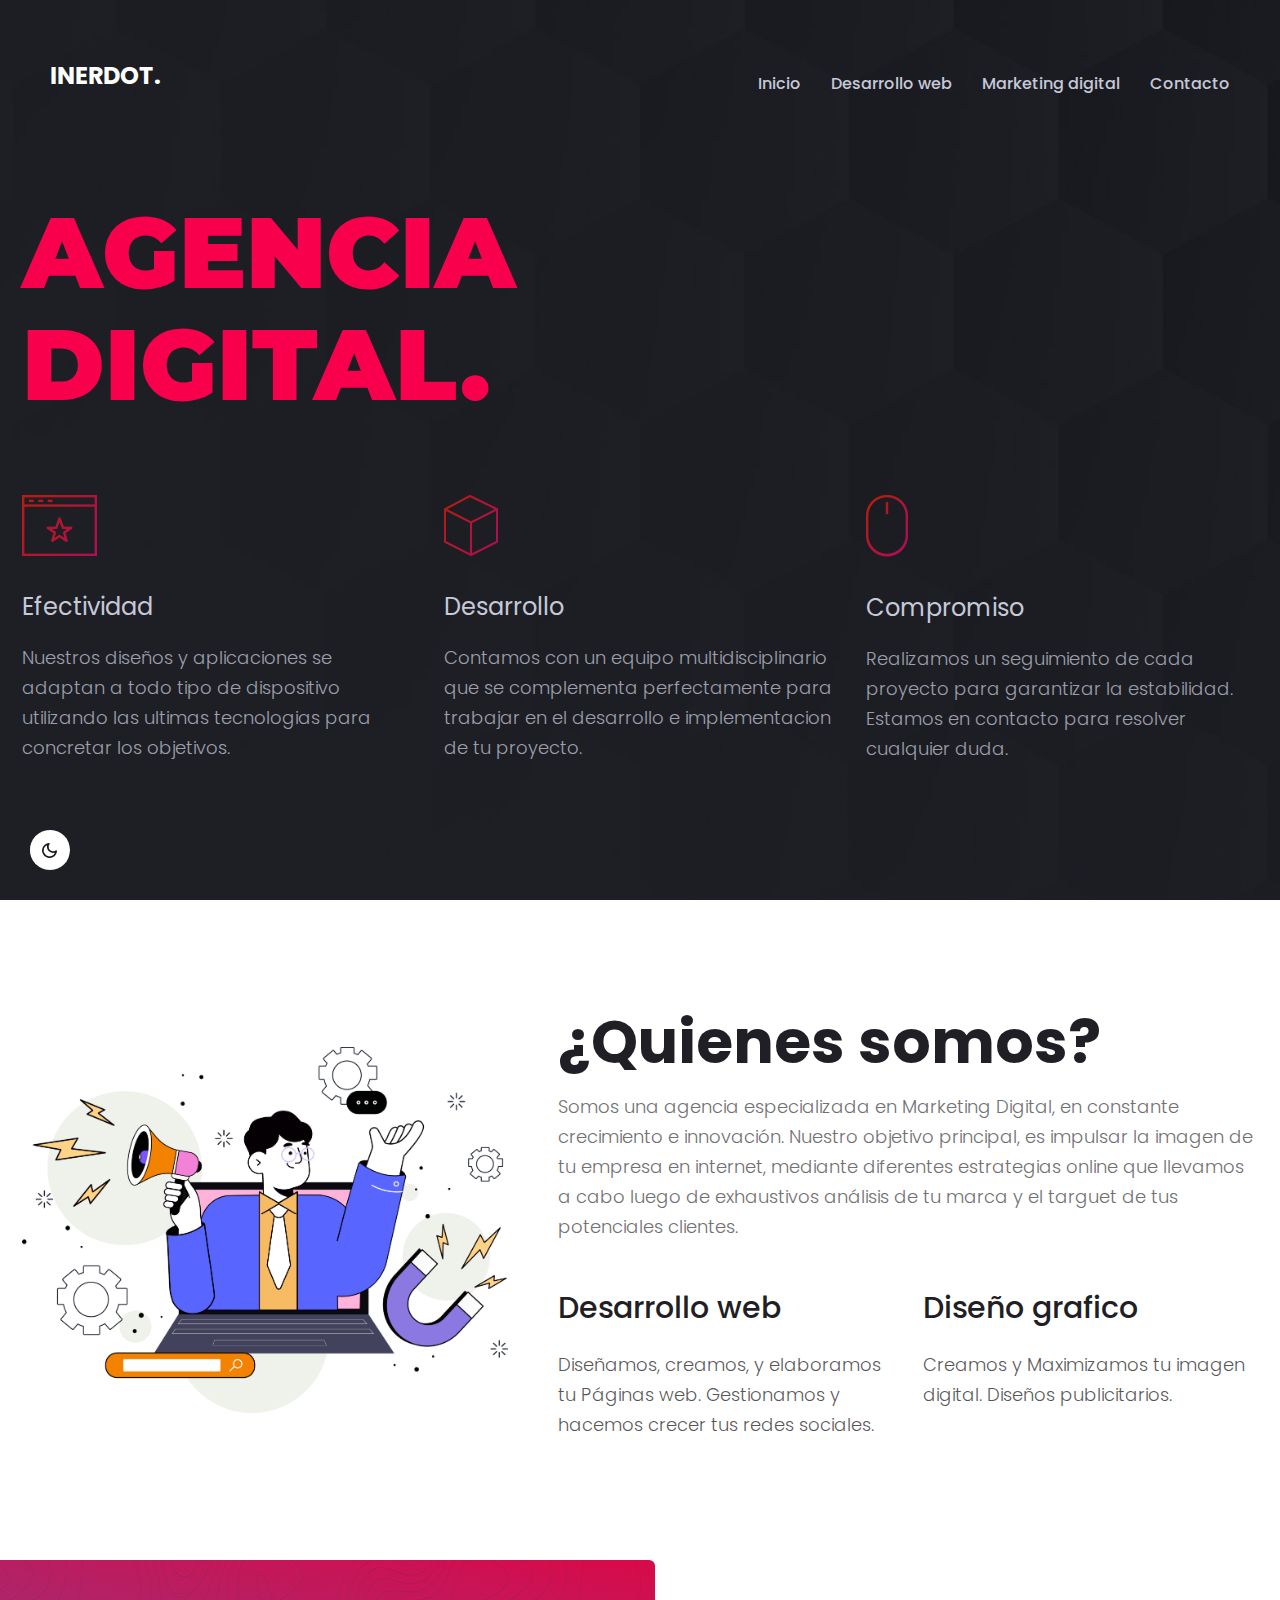
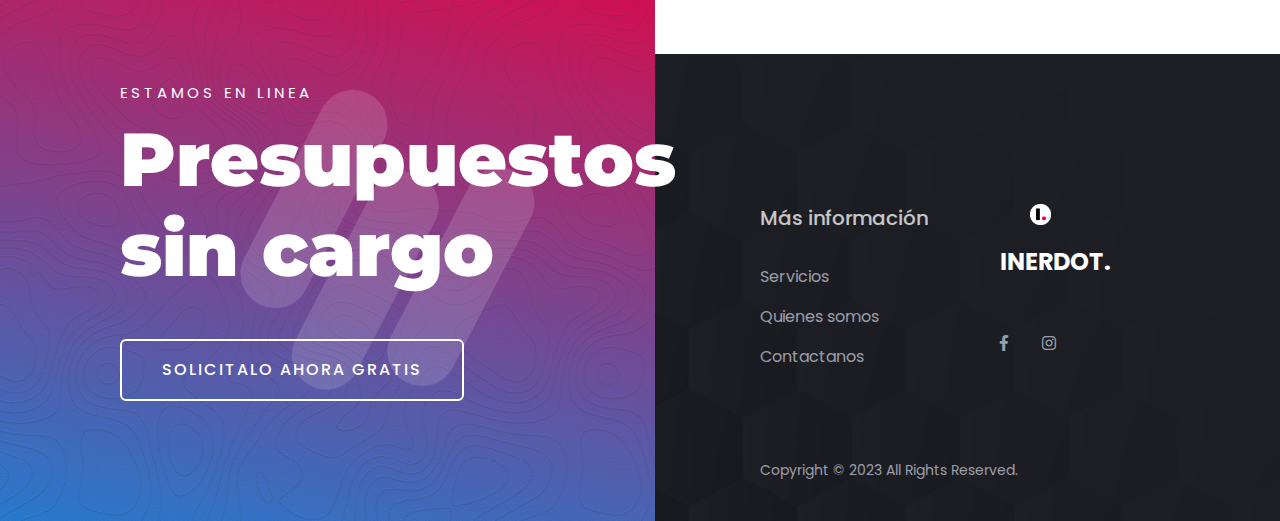
<file: index.html>
<!doctype html>
<html class="no-js" lang="en">

<head>
    <meta charset="utf-8">
    <meta http-equiv="x-ua-compatible" content="ie=edge">
    <title>INERDOT || Agencia Digital</title>
    <meta name="robots" content="noindex, follow" />
    <meta name="description" content="">
    <meta name="viewport" content="width=device-width, initial-scale=1, shrink-to-fit=no">
    <meta http-equiv="X-UA-Compatible" content="IE=Edge" />
    <!-- Favicon -->
    <link rel="shortcut icon" type="image/x-icon" href="assets/images/favicon.png">

    <!-- CSS
	============================================ -->
    <!-- Bootstrap CSS -->
    <link rel="stylesheet" href="assets/css/vendor/bootstrap.min.css">
    <link rel="stylesheet" href="assets/css/vendor/fontawesome.css">
    <link rel="stylesheet" href="assets/css/vendor/lightbox.css">
    <link rel="stylesheet" href="assets/css/plugins/plugins.css">
    <link rel="stylesheet" href="assets/css/style.css">

</head>

<body>
    <div class="main-page">
        <div id="my_switcher" class="my_switcher">
            <ul>
                <li>
                    <a href="javascript: void(0);" data-theme="light" class="setColor light">
                        <img src="assets/images/about/sun-01.svg" alt="Sun images"><span title="Light Mode"> Light</span>
                    </a>
                </li>
                <li>
                    <a href="javascript: void(0);" data-theme="dark" class="setColor dark">
                        <img src="assets/images/about/vector.svg" alt="Vector Images"><span title="Dark Mode"> Dark</span>
                    </a>
                </li>
            </ul>
        </div>
        <!-- Start Header -->
        <header class="header-area formobile-menu header--transparent black-logo-version ">
            <div class="header-wrapper" id="header-wrapper">
                <div class="header-left">
                    <div class="logo">
                        <a href="index.html">
                            <span class="h3 theme-gradient">INERDOT.</span>
                        </a>
                    </div>
                </div>
                <div class="header-right">
                    <div class="mainmenunav d-lg-block">
                        <!-- Start Mainmanu Nav -->
                        <nav class="main-menu-navbar">
                            <ul class="mainmenu">
                                <li>
                                    <a href="index.html">Inicio</a>
                                </li>

                                <li class="has-droupdown">
                                    <a href="#">Desarrollo web</a>
                                    <ul class="submenu">
                                        <li><a href="paginas-web.html">Paginas web</a></li>
                                        <li><a href="sistemas-web.html">Sistemas web</a></li>
                                        <li><a href="soporte-web.html">Soporte webmaster</a></li>
                                    </ul>
                                </li>
                                <li class="has-droupdown">
                                    <a href="#">Marketing digital</a>
                                    <ul class="submenu">
                                        <li><a href="identidad-grafica.html">Identidad de marca</a></li>
                                        <li><a href="publicidad-digital.html">Publicidades</a></li>
                                        <li><a href="grafica.html">Diseños graficos</a></li>
                                        <li><a href="redes-sociales.html">Redes Sociales</a></li>
                                    </ul>
                                </li>
                                <li>
                                    <a href="contacto.html">Contacto</a>
                                </li>
                            </ul>
                        </nav>
                        <!-- End Mainmanu Nav -->

                    </div>
                    
                    <!-- Start Humberger Menu  -->
                    <div class="humberger-menu d-block d-lg-none pl--20">
                        <span class="menutrigger text-white">
                    <i data-feather="menu"></i>
                </span>
                    </div>
                    <!-- End Humberger Menu  -->
                    <!-- Start Close Menu  -->
                    <div class="close-menu d-block d-lg-none">
                        <span class="closeTrigger">
                    <i data-feather="x"></i>
                </span>
                    </div>
                    <!-- End Close Menu  -->
                </div>
            </div>
        </header>
        <!-- Start Page Wrapper  -->
        <main class="page-wrapper">

            <!-- Start Slider Area  -->
            <div class="rn-slider-area">
                <!-- Start Single Slide  -->
                <div class="slide slide-style-1 slider-fixed--height d-flex align-items-center bg_image bg_image--1" data-black-overlay="6">
                    <div class="container position-relative">
                        <div class="row">
                            <div class="col-lg-12">
                                <div class="inner">
                                    <h1 class="title idt-title">Agencia <br /> Digital. </h1>
                                </div>
                            </div>
                        </div>
                        <div class="service-wrapper service-white">
                            <div class="row">

                                <!-- Start Single Service  -->
                                <div class="col-lg-4 col-md-6 col-sm-6 col-12">
                                    <div class="single-service service__style--3 text-white">
                                        <div class="icon">
                                            <img src="assets/images/icons/icon-01.png" alt="Creative Agency" />
                                        </div>
                                        <div class="content">
                                            <h3 class="title">Efectividad</h3>
                                            <p>Nuestros diseños y aplicaciones se adaptan a todo tipo de dispositivo utilizando las ultimas tecnologias para concretar los objetivos.</p>
                                        </div>
                                    </div>
                                </div>
                                <!-- End Single Service  -->

                                <!-- Start Single Service  -->
                                <div class="col-lg-4 col-md-6 col-sm-6 col-12">
                                    <div class="single-service service__style--3 text-white">
                                        <div class="icon">
                                            <img src="assets/images/icons/icon-02.png" alt="Creative Agency" />
                                        </div>
                                        <div class="content">
                                            <h3 class="title">Desarrollo</h3>
                                            <p>Contamos con un equipo multidisciplinario que se complementa perfectamente para trabajar en el desarrollo e implementacion de tu proyecto.</p>
                                        </div>
                                    </div>
                                </div>
                                <!-- End Single Service  -->

                                <!-- Start Single Service  -->
                                <div class="col-lg-4 col-md-6 col-sm-6 col-12">
                                    <div class="single-service service__style--3 text-white">
                                        <div class="icon">
                                            <img src="assets/images/icons/icon-03.png" alt="Creative Agency" />
                                        </div>
                                        <div class="content">
                                            <h3 class="title">Compromiso</h3>
                                            <p>Realizamos un seguimiento de cada proyecto para garantizar la estabilidad. Estamos en contacto para resolver cualquier duda.</p>
                                        </div>
                                    </div>
                                </div>
                                <!-- End Single Service  -->

                            </div>
                        </div>
                    </div>
                </div>
                <!-- End Single Slide  -->
            </div>
            <!-- End Slider Area  -->

            <!-- Start About Area  -->
            <div class="about-area ptb--120 bg_color--1">
                <div class="about-wrapper">
                    <div class="container">
                        <div class="row row--35 align-items-center">
                            <div class="col-lg-5 col-md-12">
                                <div >
                                    <img class="w-100" src="assets/images/inicio-1.png" alt="About Images" />
                                </div>
                            </div>
                            <div class="col-lg-7 col-md-12">
                                <div class="about-inner inner">
                                    <div class="section-title">
                                        <h2 class="title">¿Quienes somos?</h2>
                                        <p class="description">Somos una agencia especializada en Marketing Digital, en constante crecimiento e innovación. 
                                        Nuestro objetivo principal, es impulsar la imagen de tu empresa en internet, mediante diferentes estrategias online que llevamos a cabo luego de exhaustivos análisis de tu marca y el targuet de tus potenciales clientes.
                                        </p>
                                    </div>
                                    <div class="row mt--30 mt_sm--10">
                                        <div class="col-lg-6 col-md-12 col-sm-12 col-12">
                                            <div class="about-us-list">
                                                <h3 class="title">Desarrollo web</h3>
                                                <p>Diseñamos, creamos, y elaboramos tu Páginas web. 
                                                Gestionamos y hacemos crecer tus redes sociales.</p>
                                            </div>
                                        </div>
                                        <div class="col-lg-6 col-md-12 col-sm-12 col-12">
                                            <div class="about-us-list">
                                                <h3 class="title">Diseño grafico</h3>
                                                <p>Creamos y Maximizamos tu imagen digital.
                                                Diseños publicitarios.</p>
                                            </div>
                                        </div>
                                    </div>
                                </div>
                            </div>
                        </div>
                    </div>
                </div>
            </div>
            <!-- Start About Area  -->

            <!-- Start Service Area  -->
            <div class="rn-service-area ptb--80 bg_image bg_image--3" style="display:none;">
                <div class="container">
                    <div class="row">
                        <div class="col-lg-12 col-2">
                            <div class="section-title text-start mt--30 mt_md--5 mt_mobile--5 mb_mobile--10">
                                <h2 class="title">Services</h2>
                                <p>There are many variations of passages of Lorem Ipsum available, but the majority have
                                    suffered alteration.</p>
                               
                        </div>
                        <div class="col-lg-20 col-14 mt_md--50">
                            <div class="row service-one-wrapper">

                                <!-- Start Single Service  -->
                                <div class="col-lg-6 col-md-6 col-sm-6 col-12">
                                    <div class="single-service service__style--4">
                                        <a href="service-details.html">
                                            <div class="service">
                                                <div class="icon">
                                                    <i data-feather="cast"></i>
                                                </div>
                                                <div class="content">
                                                    <h3 class="title">Business Stratagy</h3>
                                                    <p>I throw myself down among the tall grass by the stream as I lie
                                                        close to
                                                        the earth.</p>
                                                </div>
                                            </div>
                                        </a>
                                    </div>
                                </div>
                                <!-- End Single Service  -->

                                <!-- Start Single Service  -->
                                <div class="col-lg-6 col-md-6 col-sm-6 col-12">
                                    <div class="single-service service__style--4">
                                        <a href="service-details.html">
                                            <div class="service">
                                                <div class="icon">
                                                    <i data-feather="layers"></i>
                                                </div>
                                                <div class="content">
                                                    <h3 class="title">Website Development</h3>
                                                    <p>I throw myself down among the tall grass by the stream as I lie
                                                        close to
                                                        the earth.</p>
                                                </div>
                                            </div>
                                        </a>
                                    </div>
                                </div>
                                <!-- End Single Service  -->

                                <!-- Start Single Service  -->
                                <div class="col-lg-6 col-md-6 col-sm-6 col-12">
                                    <div class="single-service service__style--4">
                                        <a href="service-details.html">
                                            <div class="service">
                                                <div class="icon">
                                                    <i data-feather="users"></i>
                                                </div>
                                                <div class="content">
                                                    <h3 class="title">Marketing & Reporting</h3>
                                                    <p>I throw myself down among the tall grass by the stream as I lie
                                                        close to
                                                        the earth.</p>
                                                </div>
                                            </div>
                                        </a>
                                    </div>
                                </div>
                                <!-- End Single Service  -->

                                <!-- Start Single Service  -->
                                <div class="col-lg-6 col-md-6 col-sm-6 col-12">
                                    <div class="single-service service__style--4">
                                        <a href="service-details.html">
                                            <div class="service">
                                                <div class="icon">
                                                    <i data-feather="monitor"></i>
                                                </div>
                                                <div class="content">
                                                    <h3 class="title">Mobile Development</h3>
                                                    <p>I throw myself down among the tall grass by the stream as I lie
                                                        close to
                                                        the earth.</p>
                                                </div>
                                            </div>
                                        </a>
                                    </div>
                                </div>
                                <!-- End Single Service  -->

                            </div>
                        </div>
                    </div>
                </div>
            </div>
            <!-- Start Service Area  -->

            </div>
            

            

        </main>
        <!-- End Page Wrapper  -->
        <footer class="footer-area footer-default">
            <div class="footer-wrapper">
                <div class="row align-items-end row--0">
                    <div class="col-lg-6">
                        <div class="footer-left">
                            <div class="inner">
                                <span>Estamos en linea</span>
                                <h2>Presupuestos <br /> sin cargo</h2>
                                <a class="rn-button-style--2" href="contacto.html#presupuesto">
                                    <span>Solicitalo ahora gratis</span>
                                </a>
                            </div>
                        </div>
                    </div>
                    <div class="col-lg-6">
                        <div class="footer-right" data-black-overlay="6">
                            <div class="row">
                                <!-- Start Single Widget -->
                                <div class="col-lg-6 col-sm-6 col-12">
                                    <div class="footer-widget">
                                        <h4><a class="text-white" href="contacto.html#faqs">Más información</a></h4>
                                        <ul class="ft-link">
                                            <li><a href="servicios.html">Servicios</a></li>
                                            <li><a href="agencia.html">Quienes somos</a></li>
                                            <li><a href="contacto.html#contacto">Contactanos</a></li>
                                        </ul>
                                    </div>
                                </div>
                                <!-- End Single Widget  -->
                                <!-- Start Single Widget -->
                                <div class="col-lg-6 col-sm-6 col-12 mt_mobile--30">
                                    <div class="footer-widget ">
                                        <a href="index.html">
                                            <div><img style="width: 10%;margin-left:30px;margin-bottom: 20px;" src="assets/images/favicon.png" alt="About Images" /></div>
                                            <span class="h3 theme-gradient">INERDOT.</span>
                                        </a>
                                        <h4></h4>
                                        <ul class="ft-link">
                                            <li><a href="mailto:admin@example.com"></a></li>
                                            <li><a href="mailto:hr@example.com"></a></li>
                                        </ul>

                                        <div class="social-share-inner">
                                            <ul class="social-share social-style--2 d-flex justify-content-start liststyle mt--15">
                                                <li><a href="https://www.facebook.com/inerdot"><i class="fab fa-facebook-f"></i></a></li>
                                                <li><a href="https://www.instagram.com/inerdot.ad/"><i class="fab fa-instagram"></i></a></li>
                                            </ul>
                                        </div>
                                    </div>
                                </div>
                                <!-- End Single Widget  -->

                                <div class="col-lg-12">
                                    <div class="copyright-text">
                                        <p>Copyright © 2023 All Rights Reserved.</p>
                                    </div>
                                </div>
                            </div>
                        </div>
                    </div>
                </div>
            </div>
        </footer>
    </div>

    <!-- JS
============================================ -->
    <!-- Modernizer JS -->
    <script src="assets/js/vendor/modernizr.min.js"></script>
    <!-- jQuery JS -->
    <script src="assets/js/vendor/jquery.js"></script>
    <!-- Bootstrap JS -->
    <script src="assets/js/vendor/bootstrap.min.js"></script>
    <script src="assets/js/vendor/stellar.js"></script>
    <script src="assets/js/vendor/particles.js"></script>
    <script src="assets/js/vendor/masonry.js"></script>
    <script src="assets/js/vendor/stickysidebar.js"></script>
    <script src="assets/js/plugins/plugins.js"></script>
    <script src="assets/js/vendor/js.cookie.js"></script>
    <script src="assets/js/vendor/jquery.style.switcher.js"></script>
    <script src="assets/js/vendor/jquery-one-page-nav.js"></script>
    <!-- Main JS -->
    <script src="assets/js/main.js"></script>


</body>

</html>
</file>
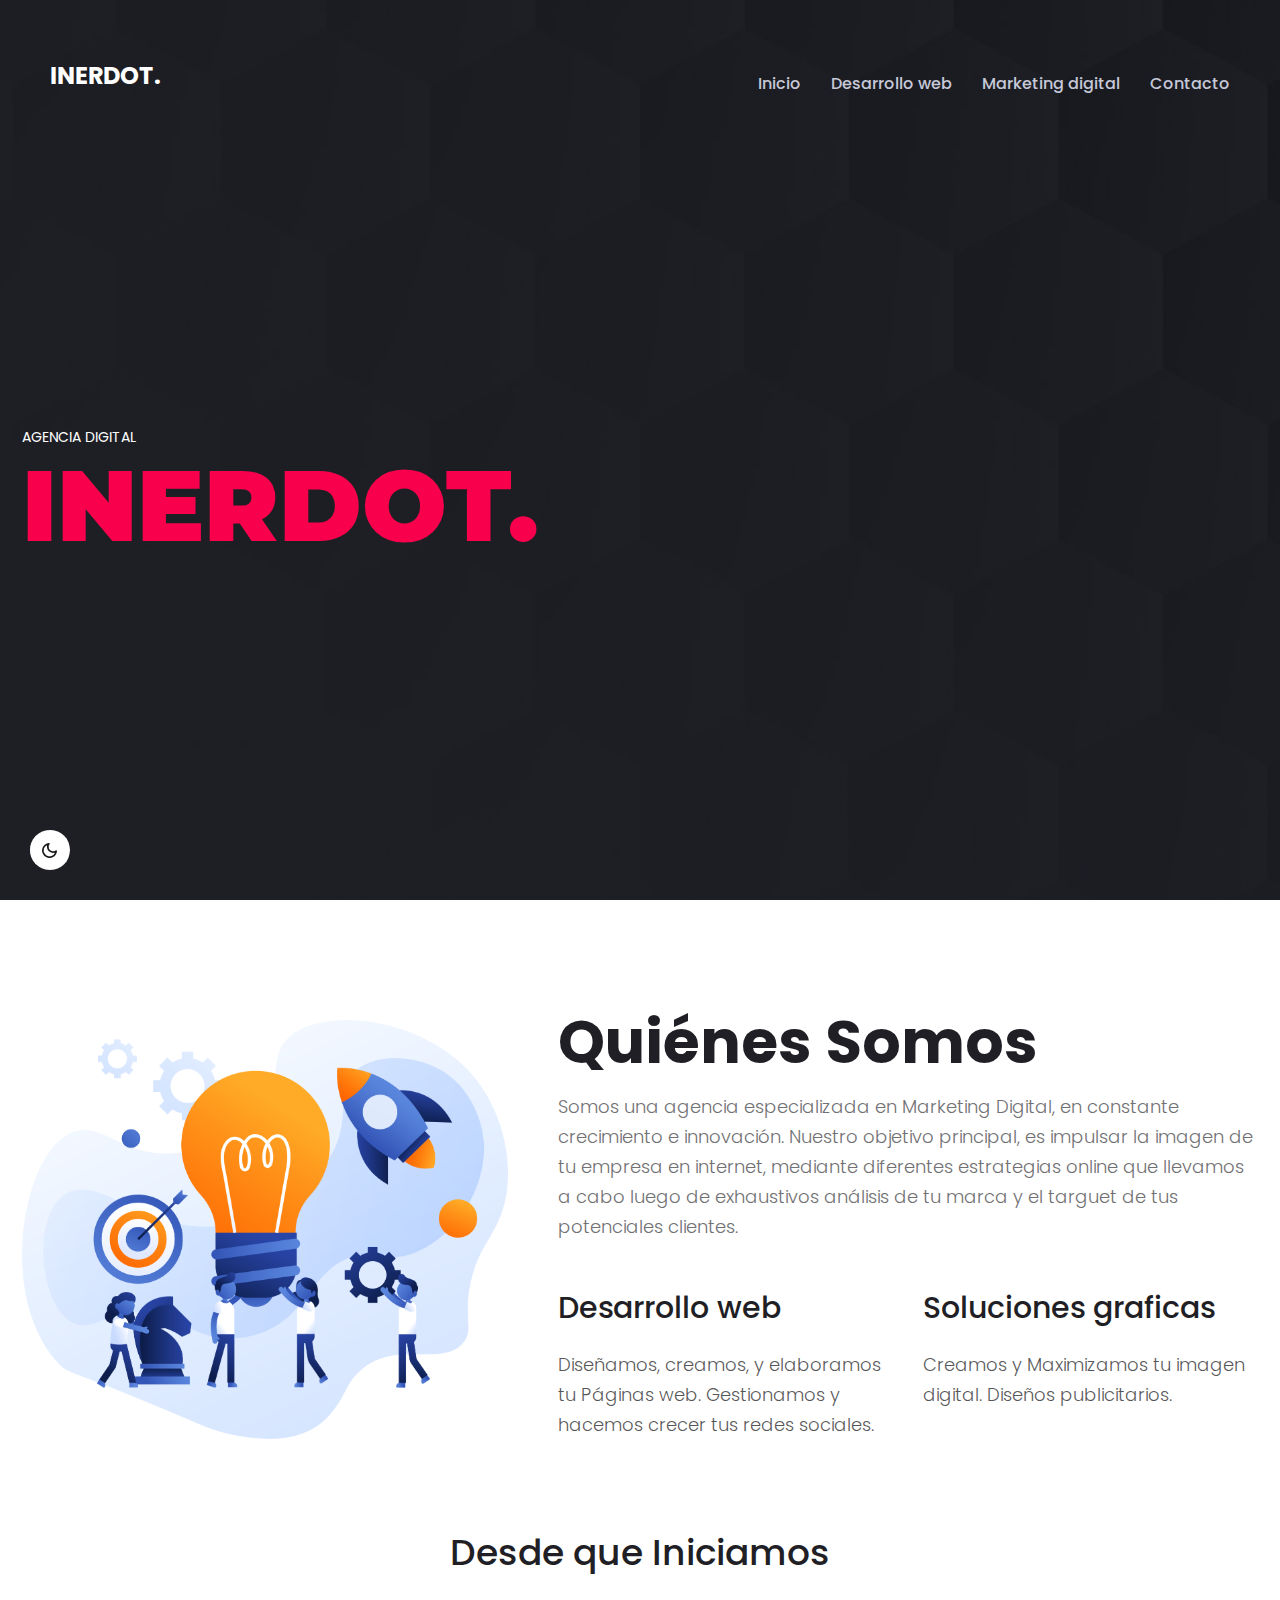
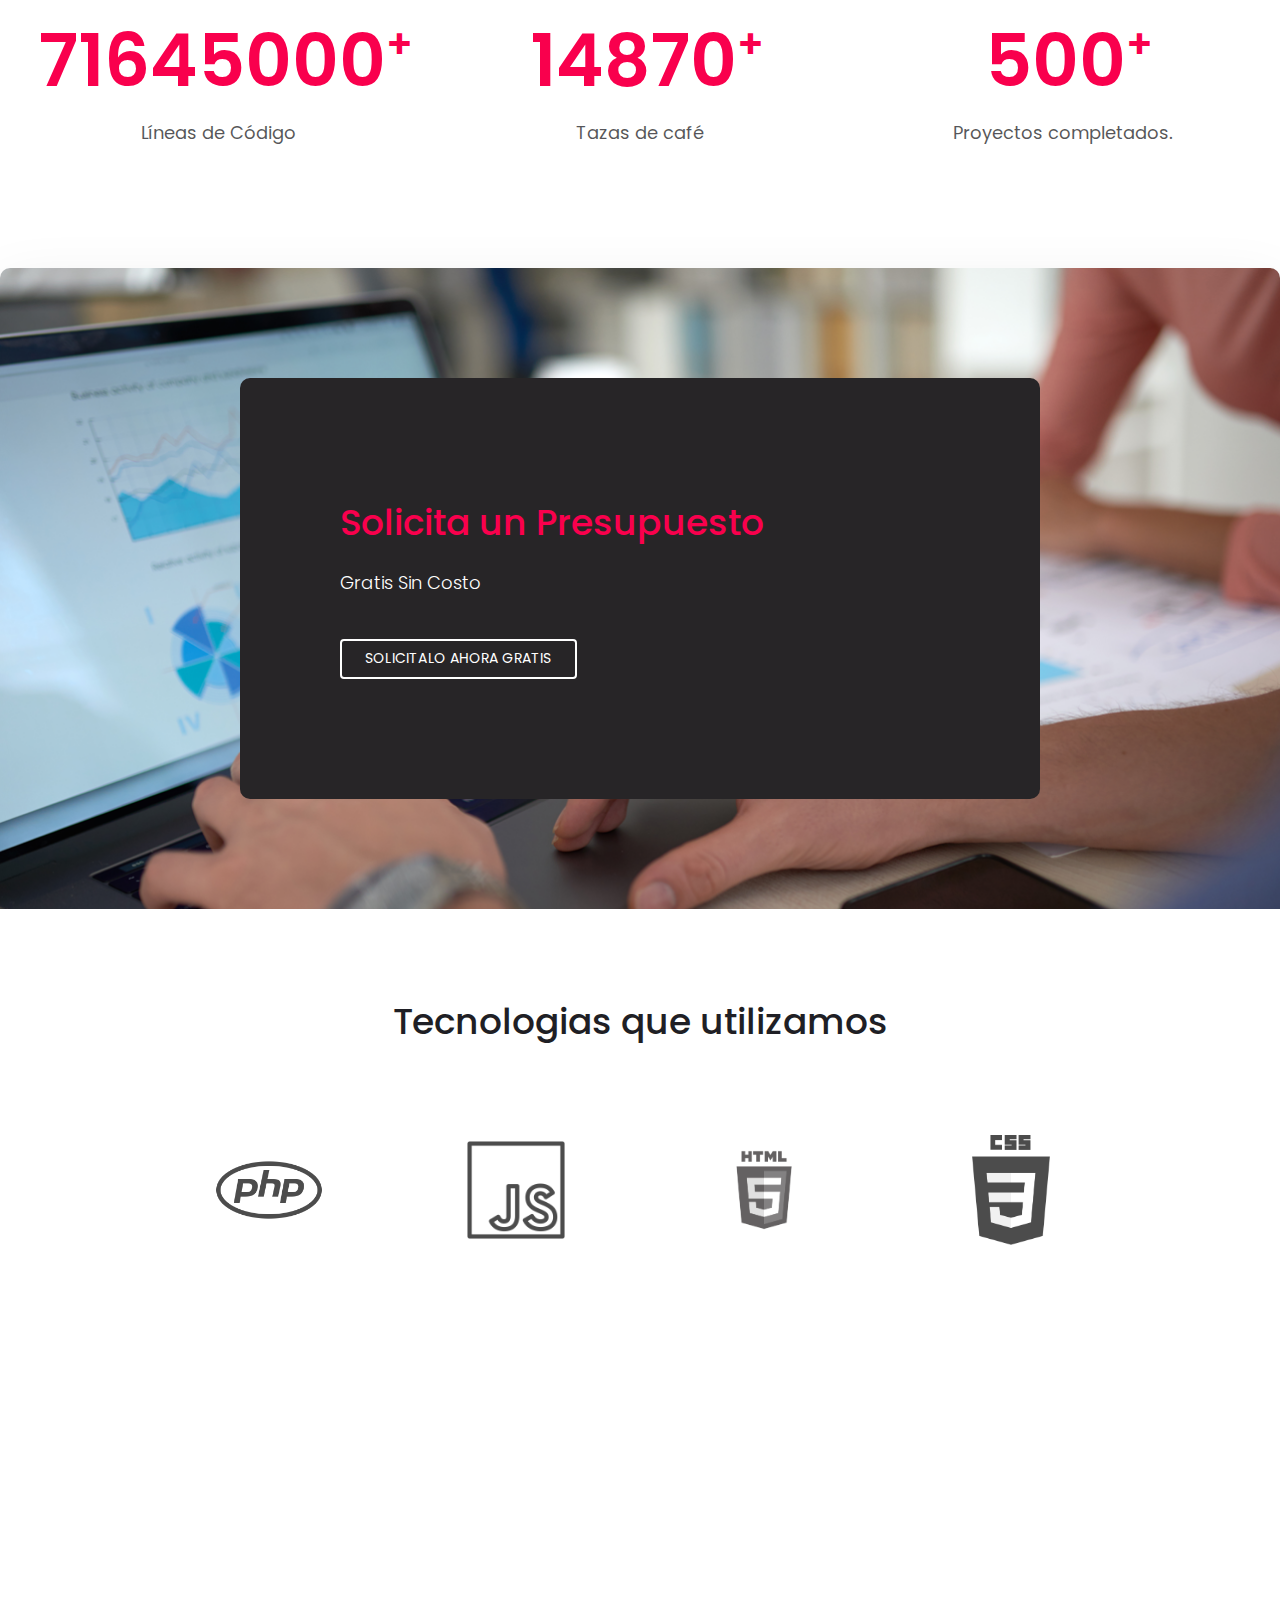
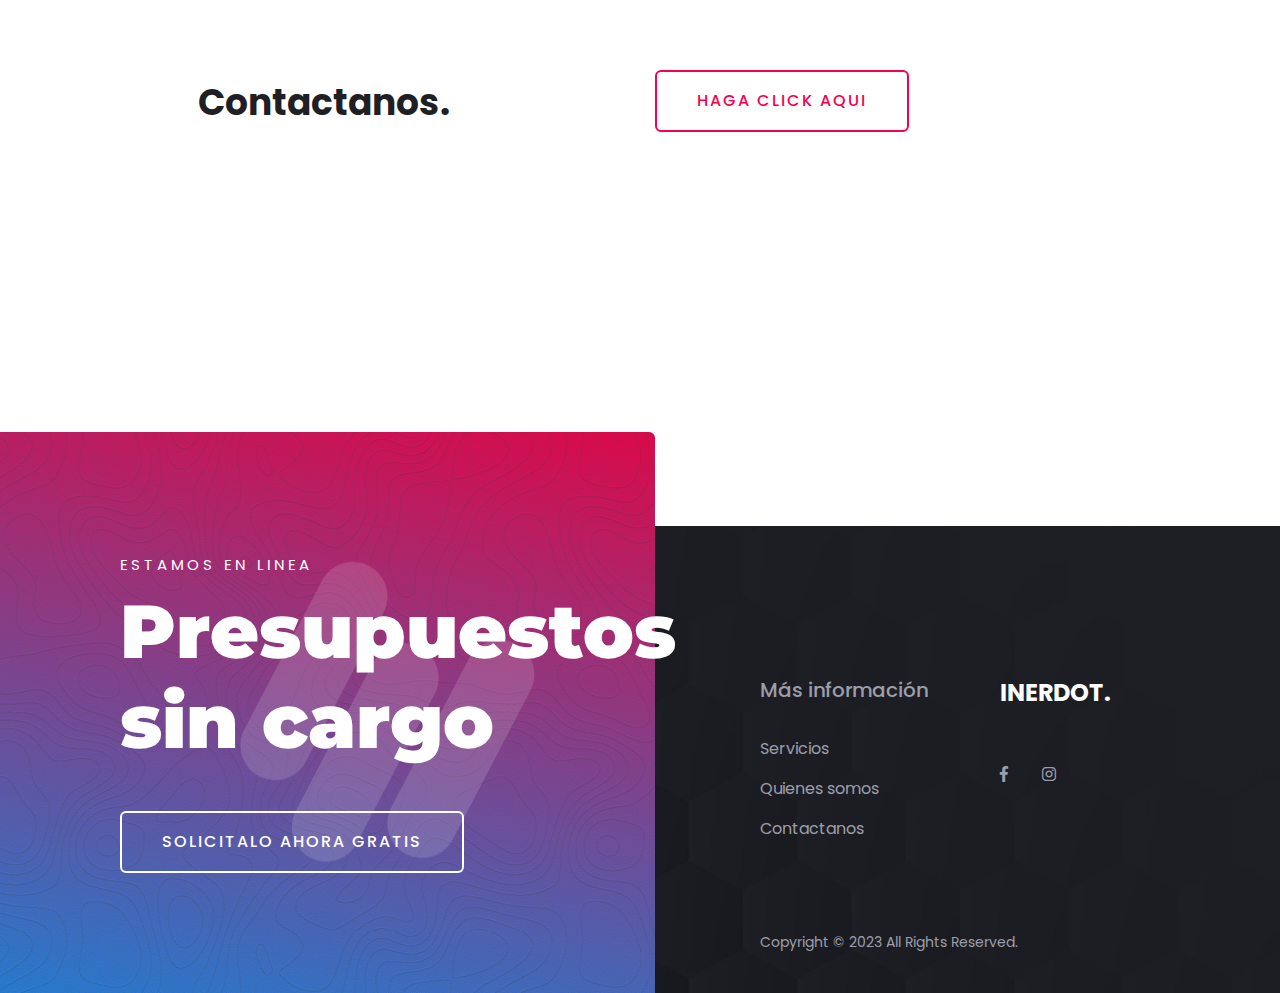
<file: agencia.html>
<!doctype html>
<html class="no-js" lang="en">

<head>
    <meta charset="utf-8">
    <meta http-equiv="x-ua-compatible" content="ie=edge">
    <title>Publicidad digital | INERDOT || Agencia Digital</title>
    <meta name="robots" content="noindex, follow" />
    <meta name="description" content="">
    <meta name="viewport" content="width=device-width, initial-scale=1, shrink-to-fit=no">
    <meta http-equiv="X-UA-Compatible" content="IE=Edge" />
    <!-- Favicon -->
    <link rel="shortcut icon" type="image/x-icon" href="assets/images/favicon.png">

    <!-- CSS
	============================================ -->
    <!-- Bootstrap CSS -->
    <link rel="stylesheet" href="assets/css/vendor/bootstrap.min.css">
    <link rel="stylesheet" href="assets/css/vendor/fontawesome.css">
    <link rel="stylesheet" href="assets/css/vendor/lightbox.css">
    <link rel="stylesheet" href="assets/css/plugins/plugins.css">
    <link rel="stylesheet" href="assets/css/style.css">

</head>

<body>
    <div class="main-page">
        <div id="my_switcher" class="my_switcher">
            <ul>
                <li>
                    <a href="javascript: void(0);" data-theme="light" class="setColor light">
                        <img src="assets/images/about/sun-01.svg" alt="Sun images"><span title="Light Mode"> Light</span>
                    </a>
                </li>
                <li>
                    <a href="javascript: void(0);" data-theme="dark" class="setColor dark">
                        <img src="assets/images/about/vector.svg" alt="Vector Images"><span title="Dark Mode"> Dark</span>
                    </a>
                </li>
            </ul>
        </div>
        <!-- Start Header -->
        <header class="header-area formobile-menu header--transparent black-logo-version ">
            <div class="header-wrapper" id="header-wrapper">
                <div class="header-left">
                    <div class="logo">
                        <a href="index.html">
                            <span class="h3 theme-gradient">INERDOT.</span>
                        </a>
                    </div>
                </div>
                <div class="header-right">
                    <div class="mainmenunav d-lg-block">
                        <!-- Start Mainmanu Nav -->
                        <nav class="main-menu-navbar">
                            <ul class="mainmenu">
                                <li>
                                    <a href="index.html">Inicio</a>
                                </li>

                                <li class="has-droupdown">
                                    <a href="#">Desarrollo web</a>
                                    <ul class="submenu">
                                        <li><a href="paginas-web.html">Paginas web</a></li>
                                        <li><a href="sistemas-web.html">Sistemas web</a></li>
                                        <li><a href="soporte-web.html">Soporte webmaster</a></li>
                                    </ul>
                                </li>
                                <li class="has-droupdown">
                                    <a href="#">Marketing digital</a>
                                    <ul class="submenu">
                                        <li><a href="identidad-grafica.html">Identidad de marca</a></li>
                                        <li><a href="publicidad-digital.html">Publicidades</a></li>
                                        <li><a href="grafica.html">Diseños graficos</a></li>
                                        <li><a href="redes-sociales.html">Redes Sociales</a></li>
                                    </ul>
                                </li>
                                <li>
                                    <a href="contacto.html">Contacto</a>
                                </li>
                            </ul>
                        </nav>
                        <!-- End Mainmanu Nav -->

                    </div>
                    
                    <!-- Start Humberger Menu  -->
                    <div class="humberger-menu d-block d-lg-none pl--20">
                        <span class="menutrigger text-white">
                    <i data-feather="menu"></i>
                </span>
                    </div>
                    <!-- End Humberger Menu  -->
                    <!-- Start Close Menu  -->
                    <div class="close-menu d-block d-lg-none">
                        <span class="closeTrigger">
                    <i data-feather="x"></i>
                </span>
                    </div>
                    <!-- End Close Menu  -->
                </div>
            </div>
        </header>
        <!-- Start Page Wrapper  -->
        <main class="page-wrapper">

            <!-- Start Slider Area  -->
            <div class="rn-slider-area">
                <!-- Start Single Slide  -->
                <div class="slide slide-style-1 slider-fixed--height d-flex align-items-center bg_image bg_image--1" data-black-overlay="6">
                    <div class="container position-relative">
                        <div class="row">
                            <div class="col-lg-12">
                                <div class="inner text-left text-white"> <span>AGENCIA DIGITAL</span><br />
                                    <h1 class="title idt-title">Inerdot. </h1>
                                </div>
                            </div>
                        </div>
                    </div>
                </div>
                <!-- End Single Slide  -->
            </div>
            <!-- End Slider Area  -->
            <!-- Start About Area  -->
            <div class="about-area rn-section-gap bg_color--1">
                <div class="about-wrapper">
                    <div class="container">
                        <div class="row row--35 align-items-center">
                            <div class="col-lg-5 col-md-12">
                                <div>
                                    <img class="w-100" src="assets/images/about-1.png" alt="About Images" />
                                </div>
                            </div>
                            <div class="col-lg-7 col-md-12">
                                <div class="about-inner inner">
                                    <div class="section-title">
                                        <h2 class="title">Quiénes Somos</h2>
                                        <p class="description">Somos una agencia especializada en Marketing Digital, en constante crecimiento e innovación. Nuestro objetivo principal, es impulsar la imagen de tu empresa en internet, mediante diferentes estrategias online que llevamos a cabo luego de exhaustivos análisis de tu marca y el targuet de tus potenciales clientes.</p>
                                    </div>
                                    <div class="row mt--30 mt_sm--10">
                                        <div class="col-lg-6 col-md-12 col-sm-12 col-12">
                                            <div class="about-us-list">
                                                <h3 class="title">Desarrollo web</h3>
                                                <p>Diseñamos, creamos, y elaboramos tu Páginas web. Gestionamos y hacemos crecer tus redes sociales.</p>
                                            </div>
                                        </div>
                                        <div class="col-lg-6 col-md-12 col-sm-12 col-12">
                                            <div class="about-us-list">
                                                <h3 class="title">Soluciones graficas</h3>
                                                <p>Creamos y Maximizamos tu imagen digital. Diseños publicitarios.</p>
                                            </div>
                                        </div>
                                    </div>
                                </div>
                            </div>
                        </div>
                    </div>
                </div>
            </div>
            <!-- Start About Area  -->

            <!-- Start Counterup Area  -->
            <div class="rn-counterup-area rn-section-gapBottom bg_color--1">
                <div class="container">
                    <div class="row">
                        <div class="col-lg-12">
                            <div class="section-title text-center">
                                <h3 class="fontWeight500">Desde que Iniciamos</h3>
                            </div>
                        </div>
                    </div>
                    <div class="row">
                        <!-- Start Single Counterup  -->
                        <div class="col-lg-4 col-md-4 col-sm-6 col-12">
                            <div class="rn-counterup counterup_style--1">
                                <h5 class="counter count">71645000</h5>
                                <p class="description">Líneas de Código</p>
                            </div>
                        </div>
                        <!-- Start Single Counterup  -->

                        <!-- Start Single Counterup  -->
                        <div class="col-lg-4 col-md-4 col-sm-6 col-12">
                            <div class="rn-counterup counterup_style--1">
                                <h5 class="counter count">14870</h5>
                                <p class="description">Tazas de café</p>
                            </div>
                        </div>
                        <!-- Start Single Counterup  -->

                        <!-- Start Single Counterup  -->
                        <div class="col-lg-4 col-md-4 col-sm-6 col-12">
                            <div class="rn-counterup counterup_style--1">
                                <h5 class="counter count">500</h5>
                                <p class="description">Proyectos completados.</p>
                            </div>
                        </div>
                        <!-- Start Single Counterup  -->
                    </div>
                </div>
            </div>
            <!-- End Counterup Area  -->

            <!-- Start Finding us Area  -->
            <div class="rn-finding-us-area rn-finding-us bg_color--1">
                <div class="inner">
                    <div class="content-wrapper">
                        <div class="content">
                            <h4 class="idt-title">Solicita un Presupuesto</h4>
                            <p>Gratis Sin Costo</p>
                            <a class="rn-btn btn-white" href="contacto.html#presupuesto">Solicitalo ahora gratis</a>
                        </div>
                    </div>
                    <div class="thumbnail">
                        <div class="image">
                            <img src="assets/images/about-2.png" alt="Finding Images">
                        </div>
                    </div>
                </div>
            </div>
            <!-- End Finding us Area  -->

            <!-- Start Brand Area -->
            <div class="rn-brand-area brand-separation">
                <div class="container">
                    <div class="row mt--60">
                        <div class="col-lg-12">
                            <div class="section-title text-center">
                                <h3 class="fontWeight500">Tecnologias que utilizamos</h3>
                            </div>
                        </div>
                    </div>
                    <div class="row mt--60 mb--60">
                        <div class="col-lg-12">
                            <ul class="brand-style-2">
                                <li>
                                    <img src="assets/images/brand-php.png" alt="Logo Images" />
                                </li>
                                <li>
                                    <img src="assets/images/brand-js.png" alt="Logo Images" />
                                </li>
                                <li>
                                    <img src="assets/images/brand-html.png" alt="Logo Images" />
                                </li>
                                <li>
                                    <img src="assets/images/brand-css.png" alt="Logo Images" />
                                </li>
                            </ul>
                        </div>
                    </div>
                </div>
            </div>
            <!-- End Brand Area -->
                        <!-- Start contactanos  -->
                        <div class="portfolio-related-work pb--120 pt--120 bg_color--1 mt--60 mb--60">
                            <div class="container">
                                <div class="row mt--10 mt--60 mb--60">
            
                                    <div class="col-lg-6 mt--6 mb--60">
                                        <div class="section-title text-center" style="margin-top: 20px;">
                                            <h3>Contactanos.</h3>
                                        </div>
                                    </div>
                                    <div class="col-lg-6 mt--6 mb--60">
                                        <a class="rn-button-style--2 btn_solid" style="color: #f9004d !important;background:none !important;" href="contacto.html#contacto">
                                                    <span>HAGA CLICK AQUI</span>
                                                </a>
                                    </div>
                                </div>
                            </div>
                        </div>
                        <!-- End contactanos -->
        </main>
        <!-- End Page Wrapper  -->
        <footer class="footer-area footer-default">
            <div class="footer-wrapper">
                <div class="row align-items-end row--0">
                    <div class="col-lg-6">
                        <div class="footer-left">
                            <div class="inner">
                                <span>Estamos en linea</span>
                                <h2>Presupuestos <br /> sin cargo</h2>
                                <a class="rn-button-style--2" href="contacto.html#presupuesto">
                                    <span>Solicitalo ahora gratis</span>
                                </a>
                            </div>
                        </div>
                    </div>
                    <div class="col-lg-6">
                        <div class="footer-right" data-black-overlay="6">
                            <div class="row">
                                <!-- Start Single Widget -->
                                <div class="col-lg-6 col-sm-6 col-12">
                                    <div class="footer-widget">
                                        <h4>Más información</h4>
                                        <ul class="ft-link">
                                            <li><a href="servicios.html">Servicios</a></li>
                                            <li><a href="agencia.html">Quienes somos</a></li>
                                            <li><a href="contacto.html">Contactanos</a></li>
                                        </ul>
                                    </div>
                                </div>
                                <!-- End Single Widget  -->
                                <!-- Start Single Widget -->
                                <div class="col-lg-6 col-sm-6 col-12 mt_mobile--30">
                                    <div class="footer-widget">
                                        <a href="index.html">
                                            <span class="h3 theme-gradient">INERDOT.</span>
                                        </a>
                                        <h4></h4>
                                        <ul class="ft-link">
                                            <li><a href="mailto:admin@example.com"></a></li>
                                            <li><a href="mailto:hr@example.com"></a></li>
                                        </ul>

                                        <div class="social-share-inner">
                                            <ul class="social-share social-style--2 d-flex justify-content-start liststyle mt--15">
                                                <li><a href="https://www.facebook.com/inerdot"><i class="fab fa-facebook-f"></i></a></li>
                                                <li><a href="https://www.instagram.com/inerdot.ad/"><i class="fab fa-instagram"></i></a></li>
                                            </ul>
                                        </div>
                                    </div>
                                </div>
                                <!-- End Single Widget  -->

                                <div class="col-lg-12">
                                    <div class="copyright-text">
                                        <p>Copyright © 2023 All Rights Reserved.</p>
                                    </div>
                                </div>
                            </div>
                        </div>
                    </div>
                </div>
            </div>
        </footer>
    </div>

    <!-- JS
============================================ -->
    <!-- Modernizer JS -->
    <script src="assets/js/vendor/modernizr.min.js"></script>
    <!-- jQuery JS -->
    <script src="assets/js/vendor/jquery.js"></script>
    <!-- Bootstrap JS -->
    <script src="assets/js/vendor/bootstrap.min.js"></script>
    <script src="assets/js/vendor/stellar.js"></script>
    <script src="assets/js/vendor/particles.js"></script>
    <script src="assets/js/vendor/masonry.js"></script>
    <script src="assets/js/vendor/stickysidebar.js"></script>
    <script src="assets/js/plugins/plugins.js"></script>
    <script src="assets/js/vendor/js.cookie.js"></script>
    <script src="assets/js/vendor/jquery.style.switcher.js"></script>
    <script src="assets/js/vendor/jquery-one-page-nav.js"></script>
    <!-- Main JS -->
    <script src="assets/js/main.js"></script>


</body>

</html>
</file>
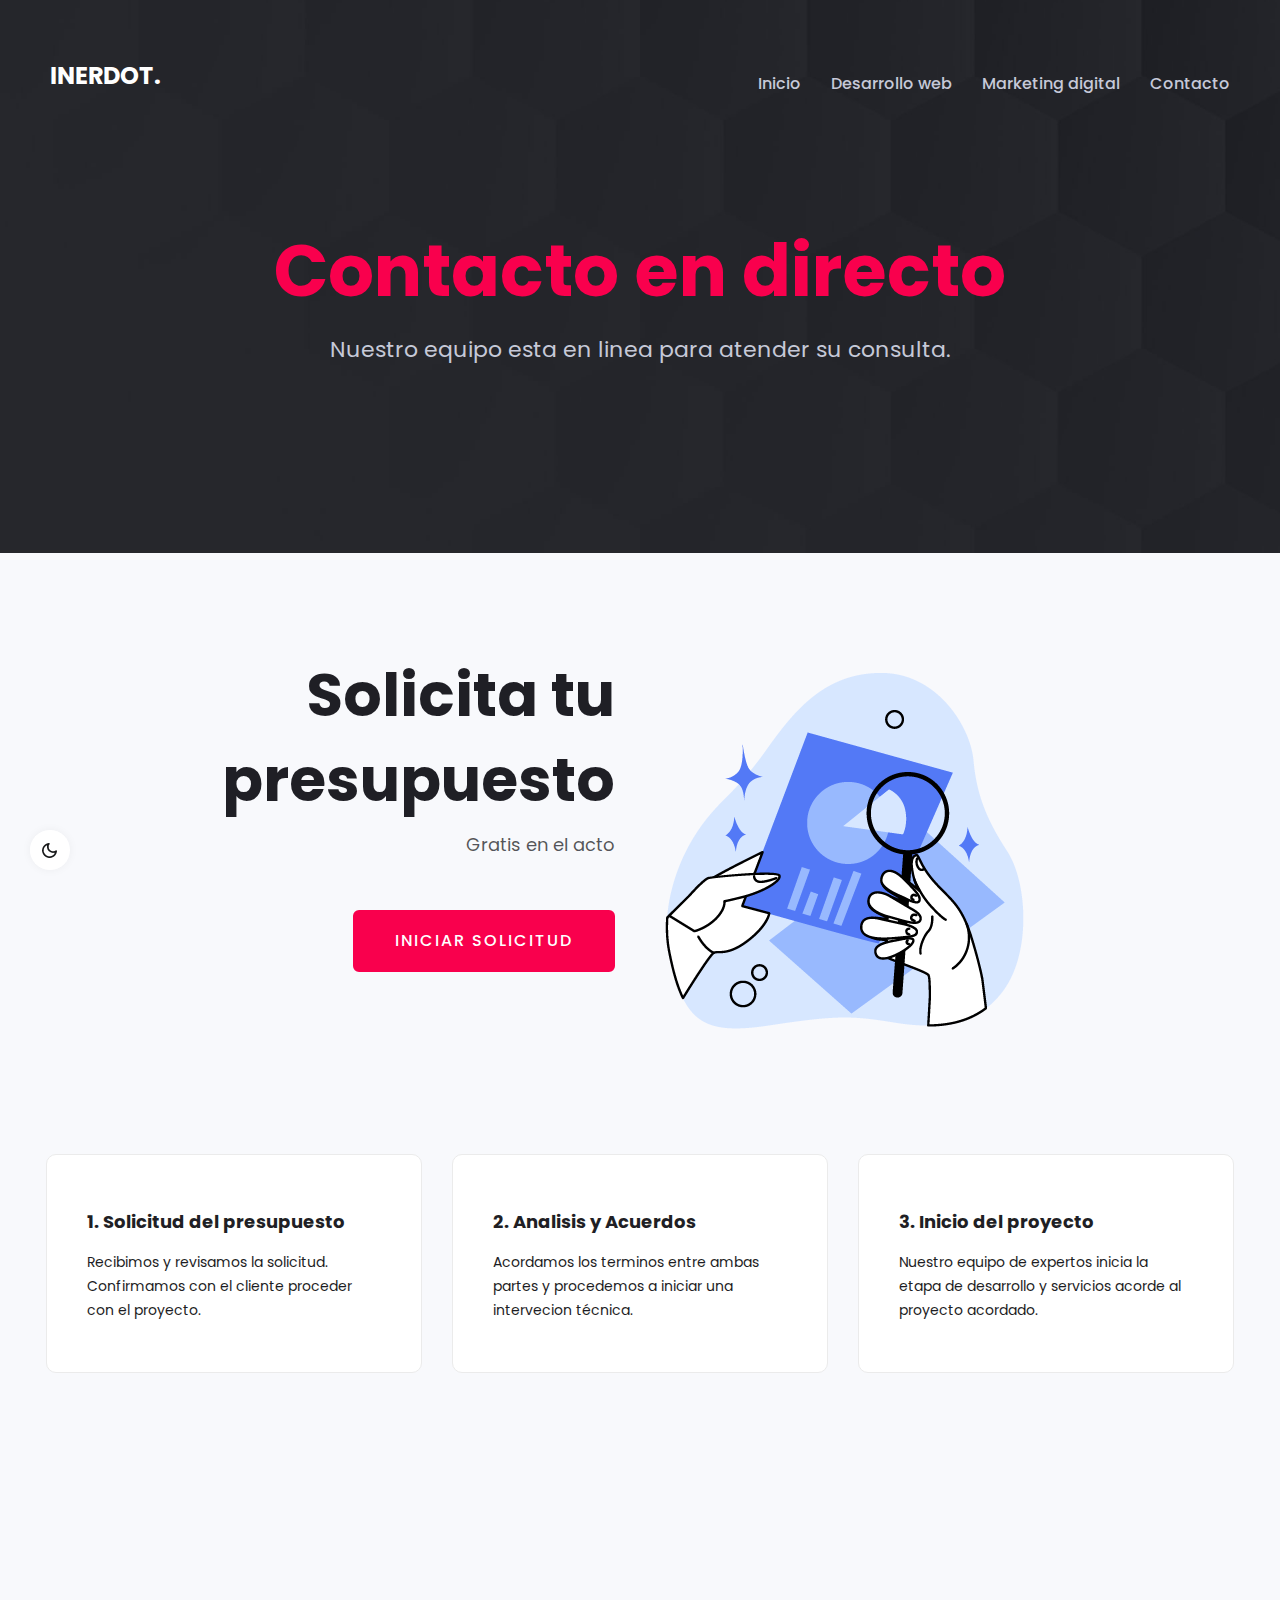
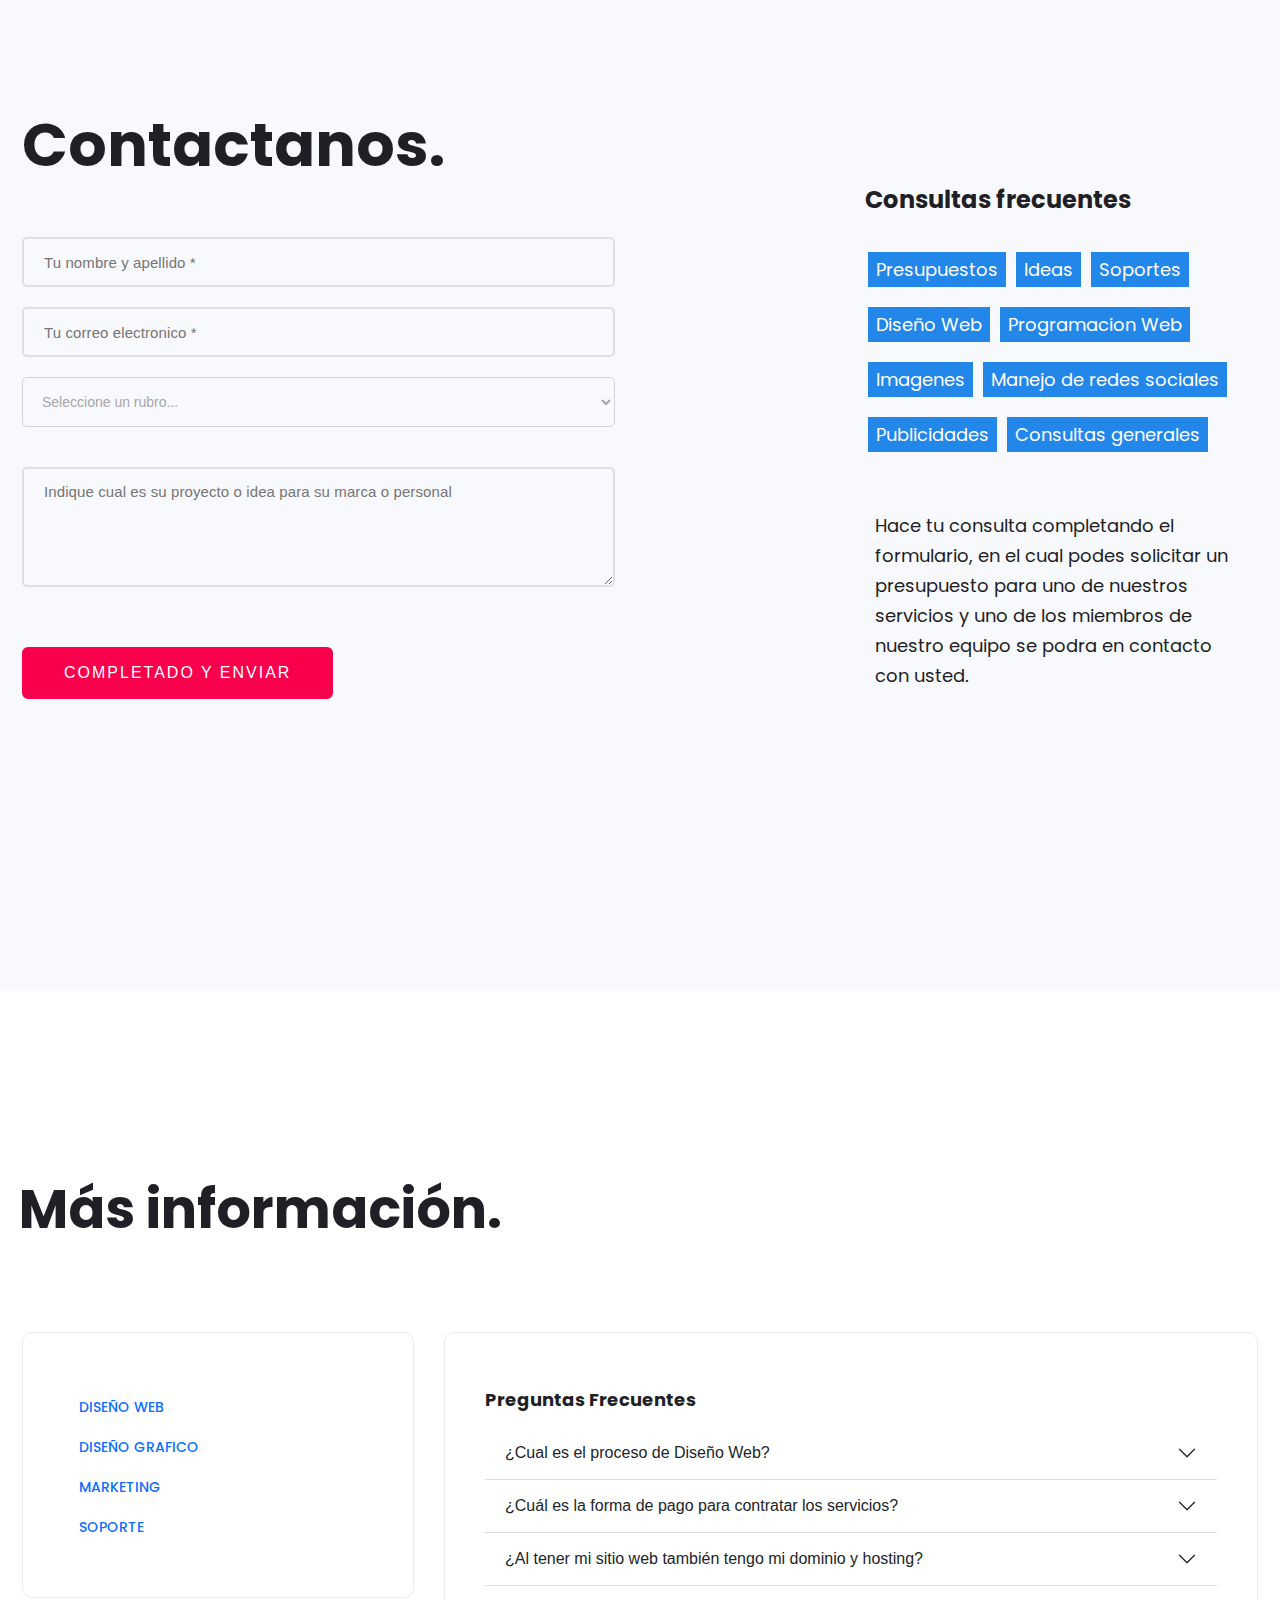
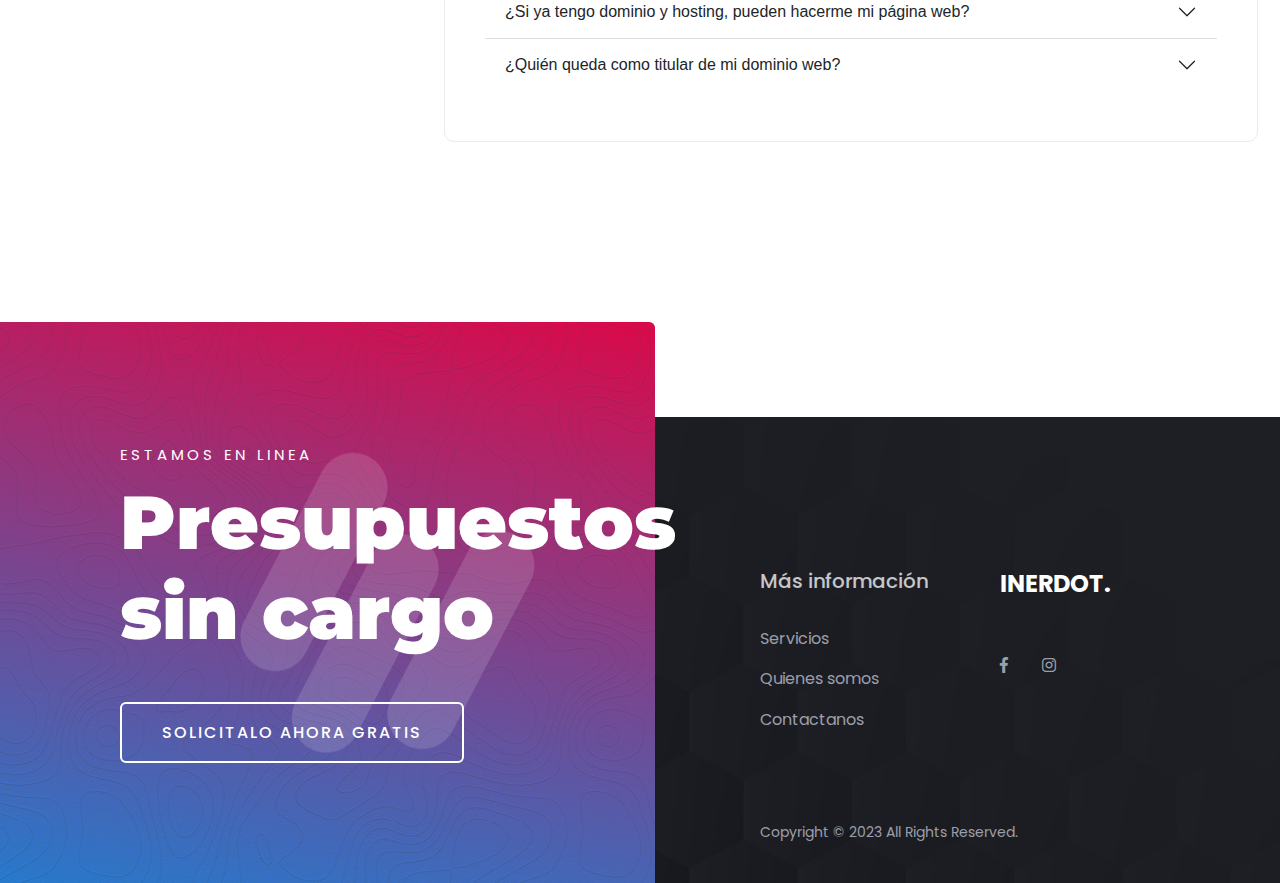
<file: contacto.html>
<!doctype html>
<html class="no-js" lang="en">

<head>
    <meta charset="utf-8">
    <meta http-equiv="x-ua-compatible" content="ie=edge">
    <title>Contacto | INERDOT || Agencia Digital</title>
    <meta name="robots" content="noindex, follow" />
    <meta name="description" content="">
    <meta name="viewport" content="width=device-width, initial-scale=1, shrink-to-fit=no">
    <meta http-equiv="X-UA-Compatible" content="IE=Edge" />
    <!-- Favicon -->
    <link rel="shortcut icon" type="image/x-icon" href="assets/images/favicon.png">

    <!-- CSS
	============================================ -->
    <!-- Bootstrap CSS -->
    <link rel="stylesheet" href="assets/css/vendor/bootstrap.min.css">
    <link rel="stylesheet" href="assets/css/vendor/fontawesome.css">
    <link rel="stylesheet" href="assets/css/vendor/lightbox.css">
    <link rel="stylesheet" href="assets/css/plugins/plugins.css">
    <link rel="stylesheet" href="assets/css/style.css">

</head>

<body>
    <div class="main-page">
        <div id="my_switcher" class="my_switcher">
            <ul>
                <li>
                    <a href="javascript: void(0);" data-theme="light" class="setColor light">
                        <img src="assets/images/about/sun-01.svg" alt="Sun images"><span title="Light Mode"> Light</span>
                    </a>
                </li>
                <li>
                    <a href="javascript: void(0);" data-theme="dark" class="setColor dark">
                        <img src="assets/images/about/vector.svg" alt="Vector Images"><span title="Dark Mode"> Dark</span>
                    </a>
                </li>
            </ul>
        </div>
        <!-- Start Header -->
        <header class="header-area formobile-menu header--transparent black-logo-version ">
            <div class="header-wrapper" id="header-wrapper">
                <div class="header-left">
                    <div class="logo">
                        <a href="index.html">
                            <span class="h3 theme-gradient">INERDOT.</span>
                        </a>
                    </div>
                </div>
                <div class="header-right">
                    <div class="mainmenunav d-lg-block">
                        <!-- Start Mainmanu Nav -->
                        <nav class="main-menu-navbar">
                            <ul class="mainmenu">
                                <li>
                                    <a href="index.html">Inicio</a>
                                </li>

                                <li class="has-droupdown">
                                    <a href="#">Desarrollo web</a>
                                    <ul class="submenu">
                                        <li><a href="paginas-web.html">Paginas web</a></li>
                                        <li><a href="sistemas-web.html">Sistemas web</a></li>
                                        <li><a href="soporte-web.html">Soporte webmaster</a></li>
                                    </ul>
                                </li>
                                <li class="has-droupdown">
                                    <a href="#">Marketing digital</a>
                                    <ul class="submenu">
                                        <li><a href="identidad-grafica.html">Identidad de marca</a></li>
                                        <li><a href="publicidad-digital.html">Publicidades</a></li>
                                        <li><a href="grafica.html">Diseños graficos</a></li>
                                        <li><a href="redes-sociales.html">Redes Sociales</a></li>
                                    </ul>
                                </li>
                                <li>
                                    <a href="contacto.html">Contacto</a>
                                </li>
                            </ul>
                        </nav>
                        <!-- End Mainmanu Nav -->

                    </div>
                    <!-- Start Humberger Menu  -->
                    <div class="humberger-menu d-block d-lg-none pl--20">
                        <span class="menutrigger text-white">
                    <i data-feather="menu"></i>
                </span>
                    </div>
                    <!-- End Humberger Menu  -->
                    <!-- Start Close Menu  -->
                    <div class="close-menu d-block d-lg-none">
                        <span class="closeTrigger">
                    <i data-feather="x"></i>
                </span>
                    </div>
                    <!-- End Close Menu  -->
                </div>
            </div>
        </header>

        <!-- Start Breadcrump Area  -->
        <div class="rn-page-title-area pt--120 pb--190 pb_md--100 pb_sm--100 bg_image bg_image--1" data-black-overlay="5">
            <div class="container">
                <div class="row">
                    <div class="col-lg-12">
                        <div class="rn-page-title text-center pt--100">
                            <h2 class="title idt-title">Contacto en directo</h2>
                            <p>Nuestro equipo esta en linea para atender su consulta. </p>
                        </div>
                    </div>
                </div>
            </div>
        </div>
        <!-- End Breadcrump Area  -->
        <!-- Start Page Wrapper  -->
        <main class="page-wrapper">

            <!-- Start Contact Address Area  -->
            <div class="rn-contact-address-area rn-section-gap bg_color--5" id="presupuesto">
                <div class="contact-form--1">
                    <div class="container">
                        <div class="row row--35 align-items-start">
                            <div class="col-lg-6 order-2 order-lg-1">
                                <div class="section-title text-end mb--40 mb_sm--30 mb_md--30 ">
                                    <h2 class="title">Solicita tu presupuesto</h2>
                                    <p class="description">Gratis en el acto
                                    </p>
                                </div>
                                <div class="form-wrapper text-end mt--50">
                                    
                            <a class="rn-button-style--2 btn_solid" href="#contacto">
                                        <span>INICIAR SOLICITUD</span>
                                    </a>
                                </div>
                                <div class="form-wrapper">
                                    <div class="form-output">
                                        <p class="form-messege-active form-messege"></p>
                                    </div>
                                </div>
                            </div>
                            <div class="col-lg-6 order-1 order-lg-2">
                                <div class="mb--80 mb_md--40 mb_sm--40">
                                    <img src="assets/images/presupuesto-1.png" alt="trydo" />
                                </div>
                            </div>
                        </div>
                        <div class="row row--35 align-items-start">
                            <div class="col-lg-12 order-2 order-lg-1">
                                <div class="section-title  mb--50 mb_sm--30 mb_md--30 ">
                                    <p class="description">


            <!-- Start Contact Area  -->
                <div class="container">
                    <div class="row mt_dec--40">
                        <!-- Start Single Address  -->
                        <div class="col-lg-4 col-md-6 col-sm-6 col-12 mt--40">
                            <div class="rn-address">
                                <div class="icon">
                                    <i class="fas fa-phone"></i>
                                </div>
                                <div class="inner">
                                    <h4 class="title">1. Solicitud del presupuesto</h4>
                                    Recibimos y revisamos la solicitud. Confirmamos con el cliente proceder con el proyecto.
                                </div>
                            </div>
                        </div>
                        <!-- End Single Address  -->
                        <!-- Start Single Address  -->
                        <div class="col-lg-4 col-md-6 col-sm-6 col-12 mt--40">
                            <div class="rn-address">
                                <div class="icon">
                                    <i class="fas fa-phone"></i>
                                </div>
                                <div class="inner">
                                    <h4 class="title">2. Analisis y Acuerdos</h4>
                                    Acordamos los terminos entre ambas partes y procedemos a iniciar una intervecion técnica.
                                </div>
                            </div>
                        </div>
                        <!-- End Single Address  -->
                        <!-- Start Single Address  -->
                        <div class="col-lg-4 col-md-6 col-sm-6 col-12 mt--40">
                            <div class="rn-address">
                                <div class="icon">
                                    <i class="fas fa-phone"></i>
                                </div>
                                <div class="inner">
                                    <h4 class="title">3. Inicio del proyecto</h4>
                                    Nuestro equipo de expertos inicia la etapa de desarrollo y servicios acorde al proyecto acordado.
                                </div>
                            </div>
                        </div>
                        <!-- End Single Address  -->

                    </div>
                </div>


            <!-- End Contact Area  -->
                                    </p>
                                </div>
                            </div>
                        </div>
                    </div>
                </div>

            </div>
            <!-- End Contact Address Area  -->


            <!-- Start Contact Address Area  -->
            <div class="rn-contact-address-area rn-section-gap bg_color--5" id="contacto">
                <div class="contact-form--1">
                    <div class="container">
                        <div class="row row--35 align-items-start mb--60 mt--60">
                            <div class="col-lg-6 order-2 order-lg-1">
                                <div class="section-title text-start mb--50 mb_sm--30 mb_md--30">
                                    <h2 class="title">Contactanos.</h2>
                                </div>
                                <div class="form-wrapper">
                                    <form id="contact-form-active" action="mail.php" method="post">
                                        <input name="name" type="text" placeholder="Tu nombre y apellido *" />
                                        <input name="email" type="email" placeholder="Tu correo electronico *">
                                        <div class="form-group mb--20">
                                            <select name="subject" style="color: #a6a6ad;border-radius: 5px;
                                            height: 50px;
                                            line-height: 46px;
                                            margin-bottom: 20px;">
                                                <option selected="" disabled>Seleccione un rubro...</option>
                                                <option value="paginas-web">Paginas Web</option>
                                                <option value="sistemas-web">Sistemas Web</option>
                                                <option value="soporte-web">Asistencia Web</option>
                                                <option value="diseño-grafico">Diseño Grafico</option>
                                                <option value="publicidades">Publicidades</option>
                                                <option value="redes-sociales">Redes Sociales</option>
                                                <option value="otros">Otro motivo</option>
                                            </select>
                                          </div>
                                        
                                        <textarea name="message" placeholder="Indique cual es su proyecto o idea para su marca o personal"></textarea>
                                        <button type="submit" class="rn-button-style--2 btn_solid" style="margin-top: 40px;">
                                            <span>Completado y Enviar</span>
                                        </button>
                                    </form>
                                    <div class="form-output">
                                        <p class="form-messege-active form-messege"></p>
                                    </div>
                                </div>
                            </div>

                            <div class="col-lg-6 order-1 order-lg-2">
                                <div class="row">
                                    <div class="col-lg-12 ml--200" style="margin-top: 60px;left:0;font-weight:400 !important;width: 65%;">
                                        <h3 class="title">Consultas frecuentes</h3><br>

										<span class="label label-large label-gray">Presupuestos</span>
										<span class="label label-large label-gray">Ideas</span>
										<span class="label label-large label-gray">Soportes</span><br><br>
										<span class="label label-large label-gray">Diseño Web</span>
										<span class="label label-large label-gray">Programacion Web</span><br><br>
										<span class="label label-large label-gray">Imagenes</span>
										<span class="label label-large label-gray">Manejo de redes sociales</span><br><br>
										<span class="label label-large label-gray">Publicidades</span>
										<span class="label label-large label-gray">Consultas generales</span>                               
                                    
                                        
                                        <p class="mt--60 ml--10 description">Hace tu consulta completando el formulario, en el cual podes solicitar un presupuesto para uno de nuestros servicios y uno de los miembros de nuestro equipo se podra en contacto con usted.</p>
                                    </div>
                                </div>
                                <!--
                                <div class="row mt--60">
            
                                    <div class="col-lg-6 col-md-6 col-sm-12 ">
                                        <div class="section-title text-end" >
                                            <img class="w-25 h-25 mt--60" src="assets/images/argentina.png" alt="trydo" />
                                        </div>
                                    </div>
                                    <div class="col-lg-6" style="margin-top: 60px;left:0;">
                                        <h3 class="title" >Argentina</h3>
                                        
                                    </div>
                                </div>
                                <div class="row">
            
                                    <div class="col-lg-6 col-md-6 col-sm-12">
                                        <div class="section-title text-end" >
                                            <img class="w-25 h-25 mt--60" src="assets/images/argentina.png" alt="trydo" />
                                        </div>
                                    </div>
                                    <div class="col-lg-6" style="margin-top: 60px;left:0;">
                                        <h3 class="title" style="color:#242424 !important;">Trabajos realizados</h3>
                                        
                                    </div>
                                </div>-->
                                <div class="row">
            
                                    <div class="col-lg-6 col-md-6 col-sm-12">
                                        <div class="section-title text-center" >
                                        </div>
                                    </div>
                                    <div class="col-lg-6 mb--60" style="margin-top: 60px;left:0;"><!--
                                        <img class=" mt--60" src="assets/images/contact-1.png" alt="trydo" />-->
                                        
                                    </div>
                                </div>
                            </div>

                            
                        </div>
                    </div>
                </div>

            </div>
            <!-- End Contact Address Area  -->

            <!-- Start Contact Area  -->
            <div class="rn-contact-area rn-section-gap bg_color--1" id="faqs">
                <div class="container">
                    <div class="row mt_dec--40 mb--60 mt--60">
                        <h2 class="title">Más información.</h2>
                        <!-- Start Single Address  -->
                        <div class="col-lg-4 col-md-6 col-sm-6 col-12 mt--40">
                            <div class="rn-address">
                                <div class="icon">
                                    <i class="fas fa-phone"></i>
                                </div>
                                <div class="inner">
                                    <div class="nav flex-column" id="v-pills-tab" role="tablist" aria-orientation="vertical">
                                        
                                    <ul class="nav flex-column text-uppercase" style="font-weight: 500;">
                                        <li class="nav-item">
                                        <a class="nav-link active" id="v-pills-home-tab" data-toggle="pill" href="#v-pills-home" role="tab" aria-controls="v-pills-home" aria-selected="true">Diseño web</a>
                                    </li>
                                    <li class="nav-item">                                        
                                        <a class="nav-link" id="v-pills-profile-tab" data-toggle="pill" href="#v-pills-profile" role="tab" aria-controls="v-pills-profile" aria-selected="false">Diseño grafico</a>
                                    </li>
                                    <li class="nav-item">
                                            <a class="nav-link" id="v-pills-messages-tab" data-toggle="pill" href="#v-pills-messages" role="tab" aria-controls="v-pills-messages" aria-selected="false">Marketing</a>
                                        </li>
                                        <li class="nav-item">
                                               <a class="nav-link" id="v-pills-settings-tab" data-toggle="pill" href="#v-pills-settings" role="tab" aria-controls="v-pills-settings" aria-selected="false">Soporte</a>
                                    </li>
                                </ul>  
                                    </div>
                                </div>
                            </div>
                        </div>
                        <!-- End Single Address  -->

                        <!-- Start Single Address  -->
                        <div class="col-lg-8 col-md-6 col-sm-6 col-12 mt--40">
                            <div class="rn-address">
                                <div class="icon">
                                    <i class="fas fa-envelope"></i>
                                </div>
                                <div class="inner">
                                    <h4 class="title">Preguntas Frecuentes</h4>
                                    <div class="tab-content" id="v-pills-tabContent">
                                        <div class="tab-pane fade show active" id="v-pills-home" role="tabpanel" aria-labelledby="v-pills-home-tab">
                                            
                                        <div class="accordion accordion-flush" id="accordionFlushExample">
                                            <div class="accordion-item">
                                              <h2 class="accordion-header" id="flush-headingOne">
                                                <button class="accordion-button collapsed" type="button" data-bs-toggle="collapse" data-bs-target="#flush-collapseOne" aria-expanded="false" aria-controls="flush-collapseOne">
                                                ¿Cual es el proceso de Diseño Web?
                                                </button>
                                              </h2>
                                              <div id="flush-collapseOne" class="accordion-collapse collapse" aria-labelledby="flush-headingOne" data-bs-parent="#accordionFlushExample">
                                                <div class="accordion-body">Una vez que contrates con nosotros y recibido la parte proporcional o total del pago, según el caso, te enviaremos propuestas de estructuras de diseño, para trabajar como base. Además analizaremos cuál es el dominio idóneo para tu web. 
                                                Te enviamos una dirección web donde podrás ver el sitio web creado. Recibimos sugerencias generales de cambios y una vez terminado el sitio procederemos a publicarlo y a darlo de alta en buscadores.
                                                Es importante señalar que en 24 a 48 horas después de contratar con nosotros, podrás ver tu dirección web con una página en construcción mientras desarrollamos el sitio.</div>
                                              </div>
                                            </div>
                                            <div class="accordion-item">
                                              <h2 class="accordion-header" id="flush-headingTwo">
                                                <button class="accordion-button collapsed" type="button" data-bs-toggle="collapse" data-bs-target="#flush-collapseTwo" aria-expanded="false" aria-controls="flush-collapseTwo">
                                                ¿Cuál es la forma de pago para contratar los servicios?
                                                </button>
                                              </h2>
                                              <div id="flush-collapseTwo" class="accordion-collapse collapse" aria-labelledby="flush-headingTwo" data-bs-parent="#accordionFlushExample">
                                                <div class="accordion-body">Si aceptas nuestro presupuesto, deberás pagar el 50% por adelantado y el resto al finalizar el proyecto contra factura. Para ciertos casos el pago es total o en cuotas. Aceptamos tarjetas de crédito/débito,  PayPal o transferencias/depósitos bancarios.</div>
                                              </div>
                                            </div>
                                            <div class="accordion-item">
                                              <h2 class="accordion-header" id="flush-headingThree">
                                                <button class="accordion-button collapsed" type="button" data-bs-toggle="collapse" data-bs-target="#flush-collapseThree" aria-expanded="false" aria-controls="flush-collapseThree">
                                                ¿Al tener mi sitio web también tengo mi dominio y hosting?
                                                </button>
                                              </h2>
                                              <div id="flush-collapseThree" class="accordion-collapse collapse" aria-labelledby="flush-headingThree" data-bs-parent="#accordionFlushExample">
                                                <div class="accordion-body">Tu página web una vez terminada, debe tener un nombre dentro de Internet que se llama dominio y alojarla en un servidor. Nosotros te entregamos tu proyecto totalmente funcional, mismo que tendrás tu dominio y alojamiento gratis por el primer año, en algunos planes o también puedes contratarlo por cuenta propia.</div>
                                              </div>
                                            </div>
                                            <div class="accordion-item">
                                              <h2 class="accordion-header" id="flush-headingFour">
                                                <button class="accordion-button collapsed" type="button" data-bs-toggle="collapse" data-bs-target="#flush-collapseFour" aria-expanded="false" aria-controls="flush-collapseFour">
                                                ¿Si ya tengo dominio y hosting, pueden hacerme mi página web?
                                                </button>
                                              </h2>
                                              <div id="flush-collapseFour" class="accordion-collapse collapse" aria-labelledby="flush-headingFour" data-bs-parent="#accordionFlushExample">
                                                <div class="accordion-body">Si, por supuesto podemos trabajar tranquilamente tu proyecto web. La única condición es tener acceso a FTP o al cpanel de tu CMS.</div>
                                              </div>
                                            </div>
                                            <div class="accordion-item">
                                              <h2 class="accordion-header" id="flush-headingFive">
                                                <button class="accordion-button collapsed" type="button" data-bs-toggle="collapse" data-bs-target="#flush-collapseFive" aria-expanded="false" aria-controls="flush-collapseFive">
                                                ¿Quién queda como titular de mi dominio web?
                                                </button>
                                              </h2>
                                              <div id="flush-collapseFive" class="accordion-collapse collapse" aria-labelledby="flush-headingFive" data-bs-parent="#accordionFlushExample">
                                                <div class="accordion-body">Como parte de nuestra ética profesional, nos aseguramos de que el dominio, es decir el nombre de la dirección de tu sitio web, quede siempre a nombre del CLIENTE. Recibirá información con toda la información necesaria.</div>
                                              </div>
                                            </div>
                                            
                                            
                                          </div>

                                        </div>
                                        <div class="tab-pane fade" id="v-pills-profile" role="tabpanel" aria-labelledby="v-pills-profile-tab">
                                            <div class="accordion accordion-flush" id="accordionFlushExample">
                                                <div class="accordion-item">
                                                  <h2 class="accordion-header" id="flush-headingOne">
                                                    <button class="accordion-button collapsed" type="button" data-bs-toggle="collapse" data-bs-target="#flush-collapseOne" aria-expanded="false" aria-controls="flush-collapseOne">
                                                    ¿Cual es el proceso de Diseño Grafico?
                                                    </button>
                                                  </h2>
                                                  <div id="flush-collapseOne" class="accordion-collapse collapse" aria-labelledby="flush-headingOne" data-bs-parent="#accordionFlushExample">
                                                    <div class="accordion-body">Una vez que contrates con nosotros y recibido la parte proporcional o total del pago, según el caso, te enviaremos propuestas de estructuras de diseño, para trabajar como base. Además analizaremos cuál es el dominio idóneo para tu web. 
                                                    Te enviamos una dirección web donde podrás ver el proyecto creado. Recibimos sugerencias generales de cambios.
                                                    Es importante señalar que en 24 a 48 horas después de contratar con nosotros, podrás ver tu dirección web con una página en construcción mientras desarrollamos el sitio.</div>
                                                  </div>
                                                </div>
                                                <div class="accordion-item">
                                                  <h2 class="accordion-header" id="flush-headingTwo">
                                                    <button class="accordion-button collapsed" type="button" data-bs-toggle="collapse" data-bs-target="#flush-collapseTwo" aria-expanded="false" aria-controls="flush-collapseTwo">
                                                    ¿Cuál es la forma de pago para contratar los servicios?
                                                    </button>
                                                  </h2>
                                                  <div id="flush-collapseTwo" class="accordion-collapse collapse" aria-labelledby="flush-headingTwo" data-bs-parent="#accordionFlushExample">
                                                    <div class="accordion-body">Si aceptas nuestro presupuesto, deberás pagar el 50% por adelantado y el resto al finalizar el proyecto contra factura. Para ciertos casos el pago es total o en cuotas. Aceptamos tarjetas de crédito/débito,  PayPal o transferencias/depósitos bancarios.</div>
                                                  </div>
                                                </div>
                                              </div>
                                        </div>
                                        <div class="tab-pane fade" id="v-pills-messages" role="tabpanel" aria-labelledby="v-pills-messages-tab">
                                            <div class="accordion accordion-flush" id="accordionFlushExample">
                                                <div class="accordion-item">
                                                  <h2 class="accordion-header" id="flush-headingOne">
                                                    <button class="accordion-button collapsed" type="button" data-bs-toggle="collapse" data-bs-target="#flush-collapseOne" aria-expanded="false" aria-controls="flush-collapseOne">
                                                        ¿Por qué contratar una agencia de marketing para mi empresa?
                                                    </button>
                                                  </h2>
                                                  <div id="flush-collapseOne" class="accordion-collapse collapse" aria-labelledby="flush-headingOne" data-bs-parent="#accordionFlushExample">
                                                    <div class="accordion-body">
                                                        La contratación de una agencia de marketing, generalmente, es porque hay ciertos procesos técnicos o creativos que exceden el conocimiento de la persona a cargo o bien no tiene tiempo de desarrollarlos. Un gerente de marketing no tiene lugar en su agenda para estudiar estrategias de anuncios, técnicas de iluminación para hacer buenas fotografías, ser creativo con herramientas de diseño, etc. Las personas que están a cargo de las empresas deben enfocarse en el negocio o en la administración interna. Nosotros aportamos valor desde el conocimiento, experiencia, creatividad y producción.
                                                    </div>
                                                  </div>
                                                </div>
                                                <div class="accordion-item">
                                                  <h2 class="accordion-header" id="flush-headingTwo">
                                                    <button class="accordion-button collapsed" type="button" data-bs-toggle="collapse" data-bs-target="#flush-collapseTwo" aria-expanded="false" aria-controls="flush-collapseTwo">
                                                    ¿Cuál es el presupuesto adecuado para una campaña de marketing?
                                                    </button>
                                                  </h2>
                                                  <div id="flush-collapseTwo" class="accordion-collapse collapse" aria-labelledby="flush-headingTwo" data-bs-parent="#accordionFlushExample">
                                                    <div class="accordion-body">Esta es una pregunta que nos realizan con gran frecuencia. La respuesta es siempre la misma. Dependerá de los objetivos y posibilidades económicas y financieras de la empresa. No existe excel mágico que nos muestre un presupuesto acorde a una campaña sin antes haber realizado un análisis de situación y proyección (o varias proyecciones). También hay que tener en cuenta si la empresa tienen años en el mercado o es nueva. Analizar la categoría, los productos, la competencia y la rentabilidad.</div>
                                                  </div>
                                                </div>
                                              </div>
                                        </div>
                                        <div class="tab-pane fade" id="v-pills-settings" role="tabpanel" aria-labelledby="v-pills-settings-tab">
                                            <div class="accordion accordion-flush" id="accordionFlushExample">
                                                <div class="accordion-item">
                                                  <h2 class="accordion-header" id="flush-headingOne">
                                                    <button class="accordion-button collapsed" type="button" data-bs-toggle="collapse" data-bs-target="#flush-collapseOne" aria-expanded="false" aria-controls="flush-collapseOne">
                                                    ¿Que es el Soporte Tecnico de mi Sitio web?
                                                    </button>
                                                  </h2>
                                                  <div id="flush-collapseOne" class="accordion-collapse collapse" aria-labelledby="flush-headingOne" data-bs-parent="#accordionFlushExample">
                                                    <div class="accordion-body">El servicio de asistencia técnica profesional ofrece atención exclusiva y directa vía e-mail o telefónicas, para ofrecer soluciones y resolver las dudas de todos los clientes con los que realizamos un nuevo proyecto o aquellos que cuenta con el servicio de mantenimiento web. También dispones de soporte 24 horas para urgencias.</div>
                                                  </div>
                                                </div>
                                                <div class="accordion-item">
                                                  <h2 class="accordion-header" id="flush-headingTwo">
                                                    <button class="accordion-button collapsed" type="button" data-bs-toggle="collapse" data-bs-target="#flush-collapseTwo" aria-expanded="false" aria-controls="flush-collapseTwo">
                                                    ¿Cuál es el costo por mantener un sitio web?
                                                    </button>
                                                  </h2>
                                                  <div id="flush-collapseTwo" class="accordion-collapse collapse" aria-labelledby="flush-headingTwo" data-bs-parent="#accordionFlushExample">
                                                    <div class="accordion-body">Si estás buscando un mantenimiento web de tu página web, nosotros te ofrecemos hacernos cargo e incluirlo dentro de nuestro sistema de mantenimientos mensuales, estableciendo el acuerdo que corresponda.</div>
                                                  </div>
                                                </div>
                                              </div>
                                        </div>
                                      </div>




                                    
                                </div>
                            </div>
                        </div>
                        <!-- End Single Address  -->

                    </div>
                </div>


                
            </div>
            <!-- End Contact Area  -->

        </main>
        <!-- End Page Wrapper  -->
        <footer class="footer-area footer-default">
            <div class="footer-wrapper">
                <div class="row align-items-end row--0">
                    <div class="col-lg-6">
                        <div class="footer-left">
                            <div class="inner">
                                <span>Estamos en linea</span>
                                <h2>Presupuestos <br /> sin cargo</h2>
                                <a class="rn-button-style--2" href="contacto.html#presupuesto">
                                    <span>Solicitalo ahora gratis</span>
                                </a>
                            </div>
                        </div>
                    </div>
                    <div class="col-lg-6">
                        <div class="footer-right" data-black-overlay="6">
                            <div class="row">
                                <!-- Start Single Widget -->
                                <div class="col-lg-6 col-sm-6 col-12">
                                    <div class="footer-widget">
                                        <h4><a class="text-white" href="contacto.html#faqs">Más información</a></h4>
                                        <ul class="ft-link">
                                            <li><a href="servicios.html">Servicios</a></li>
                                            <li><a href="agencia.html">Quienes somos</a></li>
                                            <li><a href="contacto.html#contacto">Contactanos</a></li>
                                        </ul>
                                    </div>
                                </div>
                                <!-- End Single Widget  -->
                                <!-- Start Single Widget -->
                                <div class="col-lg-6 col-sm-6 col-12 mt_mobile--30">
                                    <div class="footer-widget">
                                        <a href="index.html">
                                            <span class="h3 theme-gradient">INERDOT.</span>
                                        </a>
                                        <h4></h4>
                                        <ul class="ft-link">
                                            <li><a href="mailto:admin@example.com"></a></li>
                                            <li><a href="mailto:hr@example.com"></a></li>
                                        </ul>

                                        <div class="social-share-inner">
                                            <ul class="social-share social-style--2 d-flex justify-content-start liststyle mt--15">
                                                <li><a href="https://www.facebook.com/inerdot"><i class="fab fa-facebook-f"></i></a></li>
                                                <li><a href="https://www.instagram.com/inerdot.ad/"><i class="fab fa-instagram"></i></a></li>
                                            </ul>
                                        </div>
                                    </div>
                                </div>
                                <!-- End Single Widget  -->

                                <div class="col-lg-12">
                                    <div class="copyright-text">
                                        <p>Copyright © 2023 All Rights Reserved.</p>
                                    </div>
                                </div>
                            </div>
                        </div>
                    </div>
                </div>
            </div>
        </footer>
    </div>

    <!-- JS
============================================ -->
    <!-- Modernizer JS -->
    <script src="assets/js/vendor/modernizr.min.js"></script>
    <!-- jQuery JS -->
    <script src="assets/js/vendor/jquery.js"></script>
    <!-- Bootstrap JS -->
    <script src="assets/js/vendor/bootstrap.min.js"></script>
    <script src="assets/js/vendor/stellar.js"></script>
    <script src="assets/js/vendor/particles.js"></script>
    <script src="assets/js/vendor/masonry.js"></script>
    <script src="assets/js/vendor/stickysidebar.js"></script>
    <script src="assets/js/plugins/plugins.js"></script>
    <script src="assets/js/vendor/js.cookie.js"></script>
    <script src="assets/js/vendor/jquery.style.switcher.js"></script>
    <script src="assets/js/vendor/jquery-one-page-nav.js"></script>
    <!-- Main JS -->
    <script src="assets/js/main.js"></script>
    <script>
    $(function() {
        $('#v-pills-tab a').on('click', function (e) {
  e.preventDefault()
  $(this).tab('show')
})
    });
    </script>


</body>

</html>
</file>
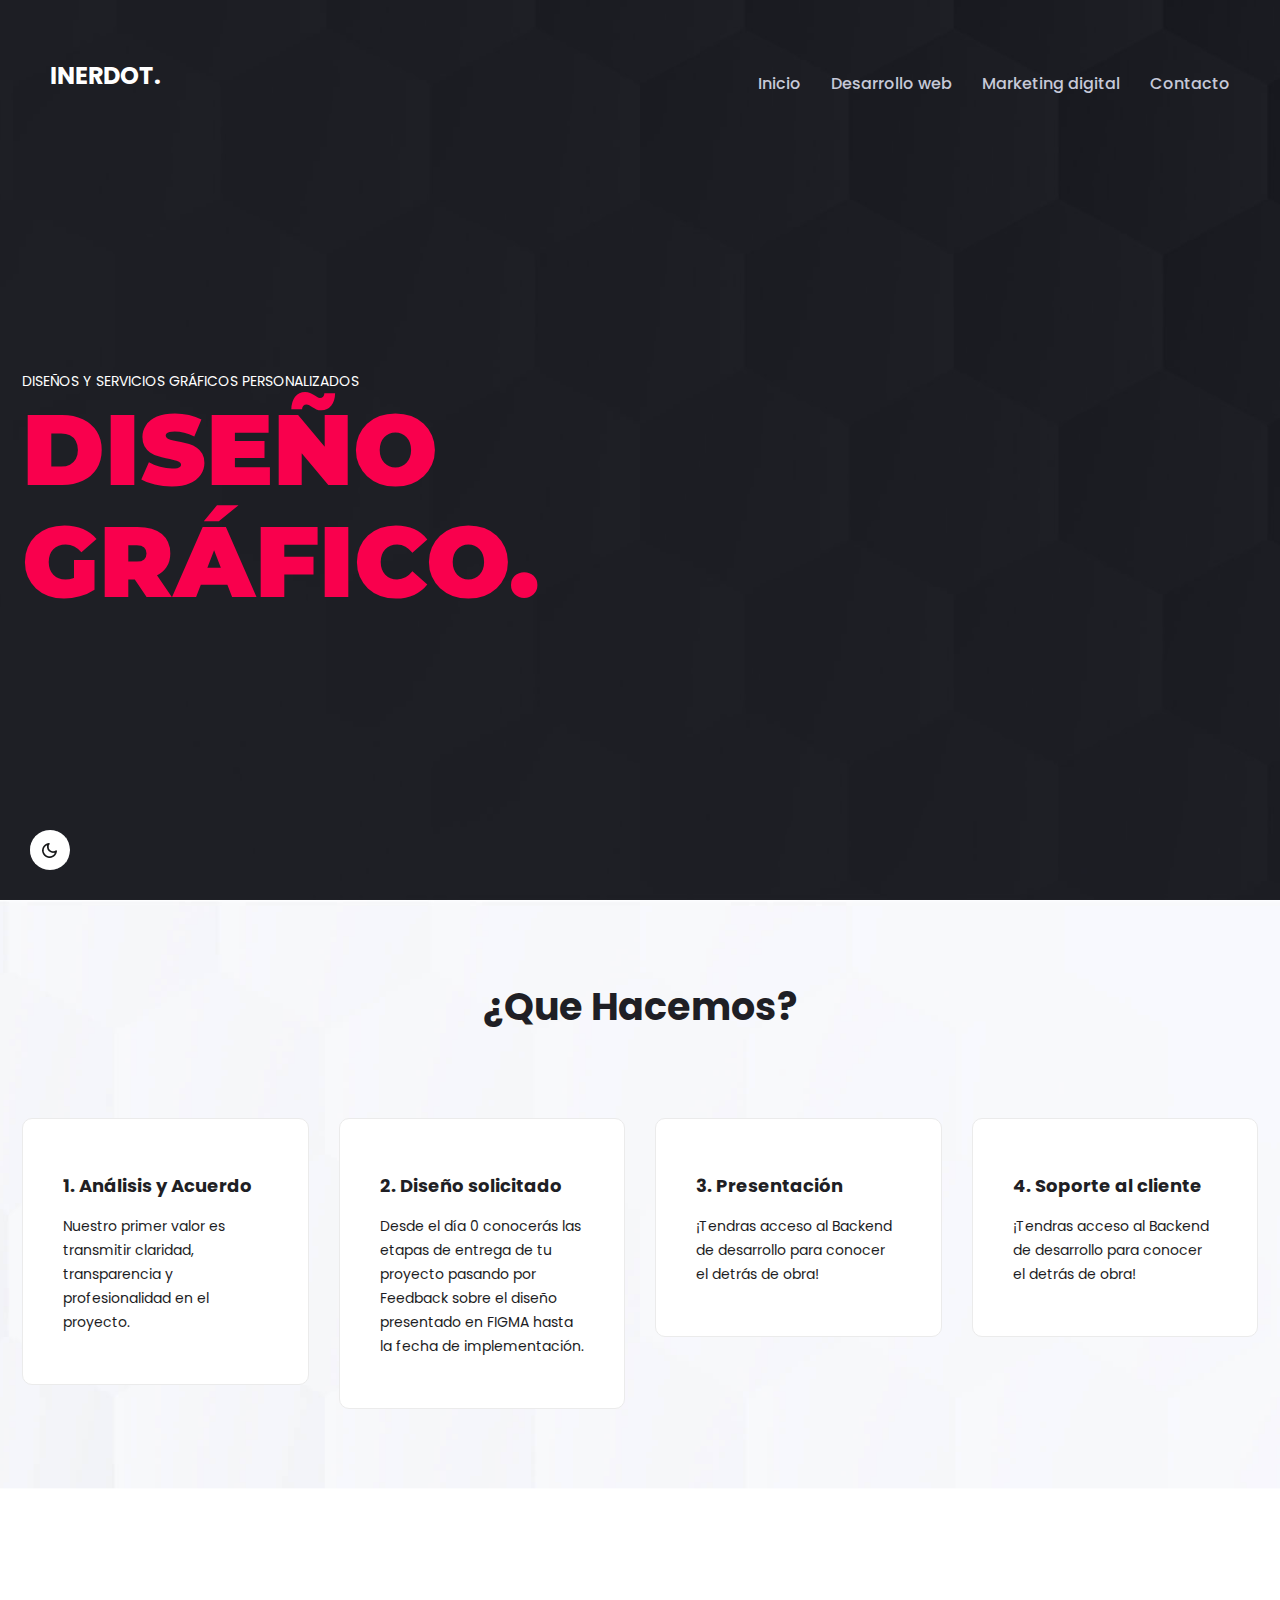
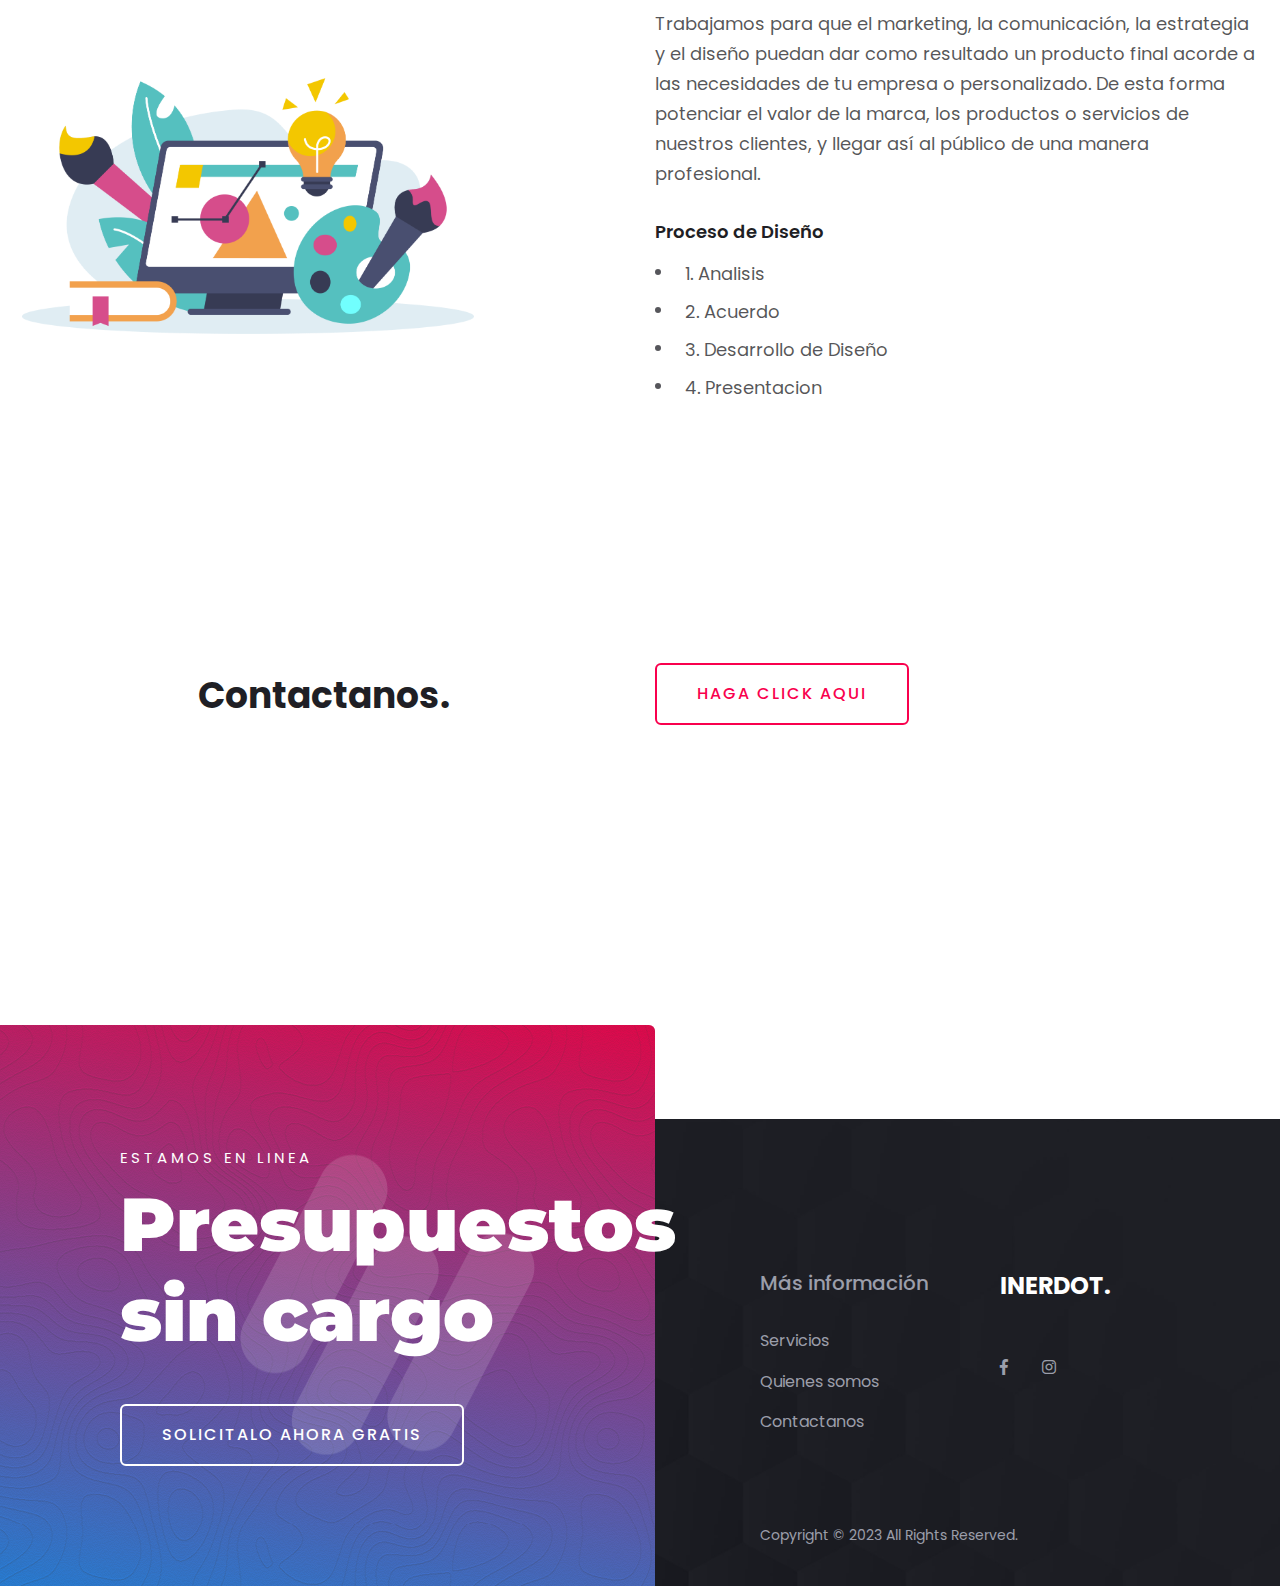
<file: grafica.html>
<!doctype html>
<html class="no-js" lang="en">

<head>
    <meta charset="utf-8">
    <meta http-equiv="x-ua-compatible" content="ie=edge">
    <title>Publicidad digital | INERDOT || Agencia Digital</title>
    <meta name="robots" content="noindex, follow" />
    <meta name="description" content="">
    <meta name="viewport" content="width=device-width, initial-scale=1, shrink-to-fit=no">
    <meta http-equiv="X-UA-Compatible" content="IE=Edge" />
    <!-- Favicon -->
    <link rel="shortcut icon" type="image/x-icon" href="assets/images/favicon.png">

    <!-- CSS
	============================================ -->
    <!-- Bootstrap CSS -->
    <link rel="stylesheet" href="assets/css/vendor/bootstrap.min.css">
    <link rel="stylesheet" href="assets/css/vendor/fontawesome.css">
    <link rel="stylesheet" href="assets/css/vendor/lightbox.css">
    <link rel="stylesheet" href="assets/css/plugins/plugins.css">
    <link rel="stylesheet" href="assets/css/style.css">

</head>

<body>
    <div class="main-page">
        <div id="my_switcher" class="my_switcher">
            <ul>
                <li>
                    <a href="javascript: void(0);" data-theme="light" class="setColor light">
                        <img src="assets/images/about/sun-01.svg" alt="Sun images"><span title="Light Mode"> Light</span>
                    </a>
                </li>
                <li>
                    <a href="javascript: void(0);" data-theme="dark" class="setColor dark">
                        <img src="assets/images/about/vector.svg" alt="Vector Images"><span title="Dark Mode"> Dark</span>
                    </a>
                </li>
            </ul>
        </div>
        <!-- Start Header -->
        <header class="header-area formobile-menu header--transparent black-logo-version ">
            <div class="header-wrapper" id="header-wrapper">
                <div class="header-left">
                    <div class="logo">
                        <a href="index.html">
                            <span class="h3 theme-gradient">INERDOT.</span>
                        </a>
                    </div>
                </div>
                <div class="header-right">
                    <div class="mainmenunav d-lg-block">
                        <!-- Start Mainmanu Nav -->
                        <nav class="main-menu-navbar">
                            <ul class="mainmenu">
                                <li>
                                    <a href="index.html">Inicio</a>
                                </li>

                                <li class="has-droupdown">
                                    <a href="#">Desarrollo web</a>
                                    <ul class="submenu">
                                        <li><a href="paginas-web.html">Paginas web</a></li>
                                        <li><a href="sistemas-web.html">Sistemas web</a></li>
                                        <li><a href="soporte-web.html">Soporte webmaster</a></li>
                                    </ul>
                                </li>
                                <li class="has-droupdown">
                                    <a href="#">Marketing digital</a>
                                    <ul class="submenu">
                                        <li><a href="identidad-grafica.html">Identidad de marca</a></li>
                                        <li><a href="publicidad-digital.html">Publicidades</a></li>
                                        <li><a href="grafica.html">Diseños graficos</a></li>
                                        <li><a href="redes-sociales.html">Redes Sociales</a></li>
                                    </ul>
                                </li>
                                <li>
                                    <a href="contacto.html">Contacto</a>
                                </li>
                            </ul>
                        </nav>
                        <!-- End Mainmanu Nav -->

                    </div>
                    
                    <!-- Start Humberger Menu  -->
                    <div class="humberger-menu d-block d-lg-none pl--20">
                        <span class="menutrigger text-white">
                    <i data-feather="menu"></i>
                </span>
                    </div>
                    <!-- End Humberger Menu  -->
                    <!-- Start Close Menu  -->
                    <div class="close-menu d-block d-lg-none">
                        <span class="closeTrigger">
                    <i data-feather="x"></i>
                </span>
                    </div>
                    <!-- End Close Menu  -->
                </div>
            </div>
        </header>
        <!-- Start Page Wrapper  -->
        <main class="page-wrapper">

            <!-- Start Slider Area  -->
            <div class="rn-slider-area">
                <!-- Start Single Slide  -->
                <div class="slide slide-style-1 slider-fixed--height d-flex align-items-center bg_image bg_image--1" data-black-overlay="6">
                    <div class="container position-relative">
                        <div class="row">
                            <div class="col-lg-12">
                                <div class="inner text-left text-white"> <span>DISEÑOS Y SERVICIOS GRÁFICOS PERSONALIZADOS</span><br />
                                    <h1 class="title idt-title">Diseño<br />Gráfico. </h1>
                                </div>
                            </div>
                        </div>
                    </div>
                </div>
                <!-- End Single Slide  -->
            </div>

            

            <!-- Start Service Area  -->
            <div class="rn-service-area ptb--80 bg_image bg_image--3">
                
                
                                <!-- Start Contact Area  -->
                                <div class="container">
                                    <div class="row mt_dec--40">
                                        <div class="col-lg-12 mt--60">
                                            <div class="section-title text-center">
                                                <h2 style="font-size:38px;">¿Que Hacemos?</h2>
                                            </div>
                                        </div>
                                        <!-- Start Single Address  -->
                                        <div class="col-lg-3 col-md-3 col-sm-6 col-12 mt--40">
                                            <div class="rn-address">
                                                <div class="icon">
                                                    <i class="fas fa-phone"></i>
                                                </div>
                                                <div class="inner">
                                                    <h4 class="title">1. Análisis y Acuerdo</h4>
                                                    Nuestro primer valor es transmitir claridad, transparencia y profesionalidad en el proyecto.
                    
                                                </div>
                                            </div>
                                        </div>
                                        <!-- End Single Address  -->
                                        <!-- Start Single Address  -->
                                        <div class="col-lg-3 col-md-3 col-sm-6 col-12 mt--40">
                                            <div class="rn-address">
                                                <div class="icon">
                                                    <i class="fas fa-phone"></i>
                                                </div>
                                                <div class="inner">
                                                    <h4 class="title">2. Diseño solicitado</h4>
                                                    Desde el día 0 conocerás las etapas de entrega de tu proyecto pasando por Feedback sobre el diseño presentado en FIGMA hasta la fecha de implementación.
                    
                                                </div>
                                            </div>
                                        </div>
                                        <!-- End Single Address  -->
                                        <!-- Start Single Address  -->
                                        <div class="col-lg-3 col-md-3 col-sm-6 col-12 mt--40">
                                            <div class="rn-address">
                                                <div class="icon">
                                                    <i class="fas fa-phone"></i>
                                                </div>
                                                <div class="inner">
                                                    <h4 class="title">3. Presentación</h4>
                                                    ¡Tendras acceso al Backend de desarrollo para conocer el detrás de obra!
                    
                                                </div>
                                            </div>
                                        </div>
                                        <!-- End Single Address  -->
                                        <!-- Start Single Address  -->
                                        <div class="col-lg-3 col-md-3 col-sm-6 col-12 mt--40">
                                            <div class="rn-address">
                                                <div class="icon">
                                                    <i class="fas fa-phone"></i>
                                                </div>
                                                <div class="inner">
                                                    <h4 class="title">4. Soporte al cliente</h4>
                                                    ¡Tendras acceso al Backend de desarrollo para conocer el detrás de obra!
                    
                                                </div>
                                            </div>
                                        </div>
                                        <!-- End Single Address  -->
                    
                                    </div>
                                </div>
                    
                            <!-- End Contact Area  -->
                </div>
                <!-- Start Service Area  -->
            <!-- End Slider Area  -->

            <div class="rn-service-details rn-section-gap bg_color--1">
                <div class="container">
                    <div class="row">
                        <div class="col-lg-12">
                            <div class="service-details-inner">
                                <div class="inner">
                                    <!-- Start Single Content  -->
                                    <div class="row sercice-details-content pb--80 align-items-center">
                                        <div class="col-lg-6 col-12">
                                            <div class="thumb">
                                                <img class="w-75 h-75" src="assets/images/service-6.png" alt="Service Images" />
                                            </div>
                                        </div>
                                        <div class="col-lg-6 col-12">
                                            <div class="details mt_md--30 mt_sm--30">
                                                <p>Trabajamos para que el marketing, la comunicación, la estrategia y el diseño puedan dar como resultado un producto final acorde a las necesidades de tu empresa o personalizado.
                                                    De esta forma potenciar el valor de la marca, los productos o servicios de nuestros clientes, y llegar así al público de una manera profesional.
                                                </p>
                                                <h5 class="title mt--30">Proceso de Diseño</h5>
                                                <ul class="liststyle bullet">
                                                    <li>1. Analisis</li>
                                                    <li>2. Acuerdo</li>
                                                    <li>3. Desarrollo de Diseño</li>
                                                    <li>4. Presentacion</li>
                                                </ul>
                                            </div>
                                        </div>
                                    </div>
                                    <!-- End Single Content  -->
                                </div>
                            </div>
                        </div>
                    </div>
                </div>
            </div>


            </div>
            

            
            <!-- Start contactanos  -->
            <div class="portfolio-related-work pb--120 bg_color--1 mt--60 mb--60">
                <div class="container">
                    <div class="row mt--10 mt--60 mb--60">

                        <div class="col-lg-6 mt--6 mb--60">
                            <div class="section-title text-center" style="margin-top: 20px;">
                                <h3>Contactanos.</h3>
                            </div>
                        </div>
                        <div class="col-lg-6 mt--6 mb--60">
                            <a class="rn-button-style--2 btn_solid" style="color: #f9004d !important;background:none !important;" href="contacto.html#contacto">
                                        <span>HAGA CLICK AQUI</span>
                                    </a>
                        </div>
                    </div>
                </div>
            </div>
            <!-- End contactanos -->
        </main>
        <!-- End Page Wrapper  -->
        <footer class="footer-area footer-default">
            <div class="footer-wrapper">
                <div class="row align-items-end row--0">
                    <div class="col-lg-6">
                        <div class="footer-left">
                            <div class="inner">
                                <span>Estamos en linea</span>
                                <h2>Presupuestos <br /> sin cargo</h2>
                                <a class="rn-button-style--2" href="contacto.html#presupuesto">
                                    <span>Solicitalo ahora gratis</span>
                                </a>
                            </div>
                        </div>
                    </div>
                    <div class="col-lg-6">
                        <div class="footer-right" data-black-overlay="6">
                            <div class="row">
                                <!-- Start Single Widget -->
                                <div class="col-lg-6 col-sm-6 col-12">
                                    <div class="footer-widget">
                                        <h4>Más información</h4>
                                        <ul class="ft-link">
                                            <li><a href="servicios.html">Servicios</a></li>
                                            <li><a href="agencia.html">Quienes somos</a></li>
                                            <li><a href="contacto.html">Contactanos</a></li>
                                        </ul>
                                    </div>
                                </div>
                                <!-- End Single Widget  -->
                                <!-- Start Single Widget -->
                                <div class="col-lg-6 col-sm-6 col-12 mt_mobile--30">
                                    <div class="footer-widget">
                                        <a href="index.html">
                                            <span class="h3 theme-gradient">INERDOT.</span>
                                        </a>
                                        <h4></h4>
                                        <ul class="ft-link">
                                            <li><a href="mailto:admin@example.com"></a></li>
                                            <li><a href="mailto:hr@example.com"></a></li>
                                        </ul>

                                        <div class="social-share-inner">
                                            <ul class="social-share social-style--2 d-flex justify-content-start liststyle mt--15">
                                                <li><a href="https://www.facebook.com/inerdot"><i class="fab fa-facebook-f"></i></a></li>
                                                <li><a href="https://www.instagram.com/inerdot.ad/"><i class="fab fa-instagram"></i></a></li>
                                            </ul>
                                        </div>
                                    </div>
                                </div>
                                <!-- End Single Widget  -->

                                <div class="col-lg-12">
                                    <div class="copyright-text">
                                        <p>Copyright © 2023 All Rights Reserved.</p>
                                    </div>
                                </div>
                            </div>
                        </div>
                    </div>
                </div>
            </div>
        </footer>
    </div>

    <!-- JS
============================================ -->
    <!-- Modernizer JS -->
    <script src="assets/js/vendor/modernizr.min.js"></script>
    <!-- jQuery JS -->
    <script src="assets/js/vendor/jquery.js"></script>
    <!-- Bootstrap JS -->
    <script src="assets/js/vendor/bootstrap.min.js"></script>
    <script src="assets/js/vendor/stellar.js"></script>
    <script src="assets/js/vendor/particles.js"></script>
    <script src="assets/js/vendor/masonry.js"></script>
    <script src="assets/js/vendor/stickysidebar.js"></script>
    <script src="assets/js/plugins/plugins.js"></script>
    <script src="assets/js/vendor/js.cookie.js"></script>
    <script src="assets/js/vendor/jquery.style.switcher.js"></script>
    <script src="assets/js/vendor/jquery-one-page-nav.js"></script>
    <!-- Main JS -->
    <script src="assets/js/main.js"></script>


</body>

</html>
</file>
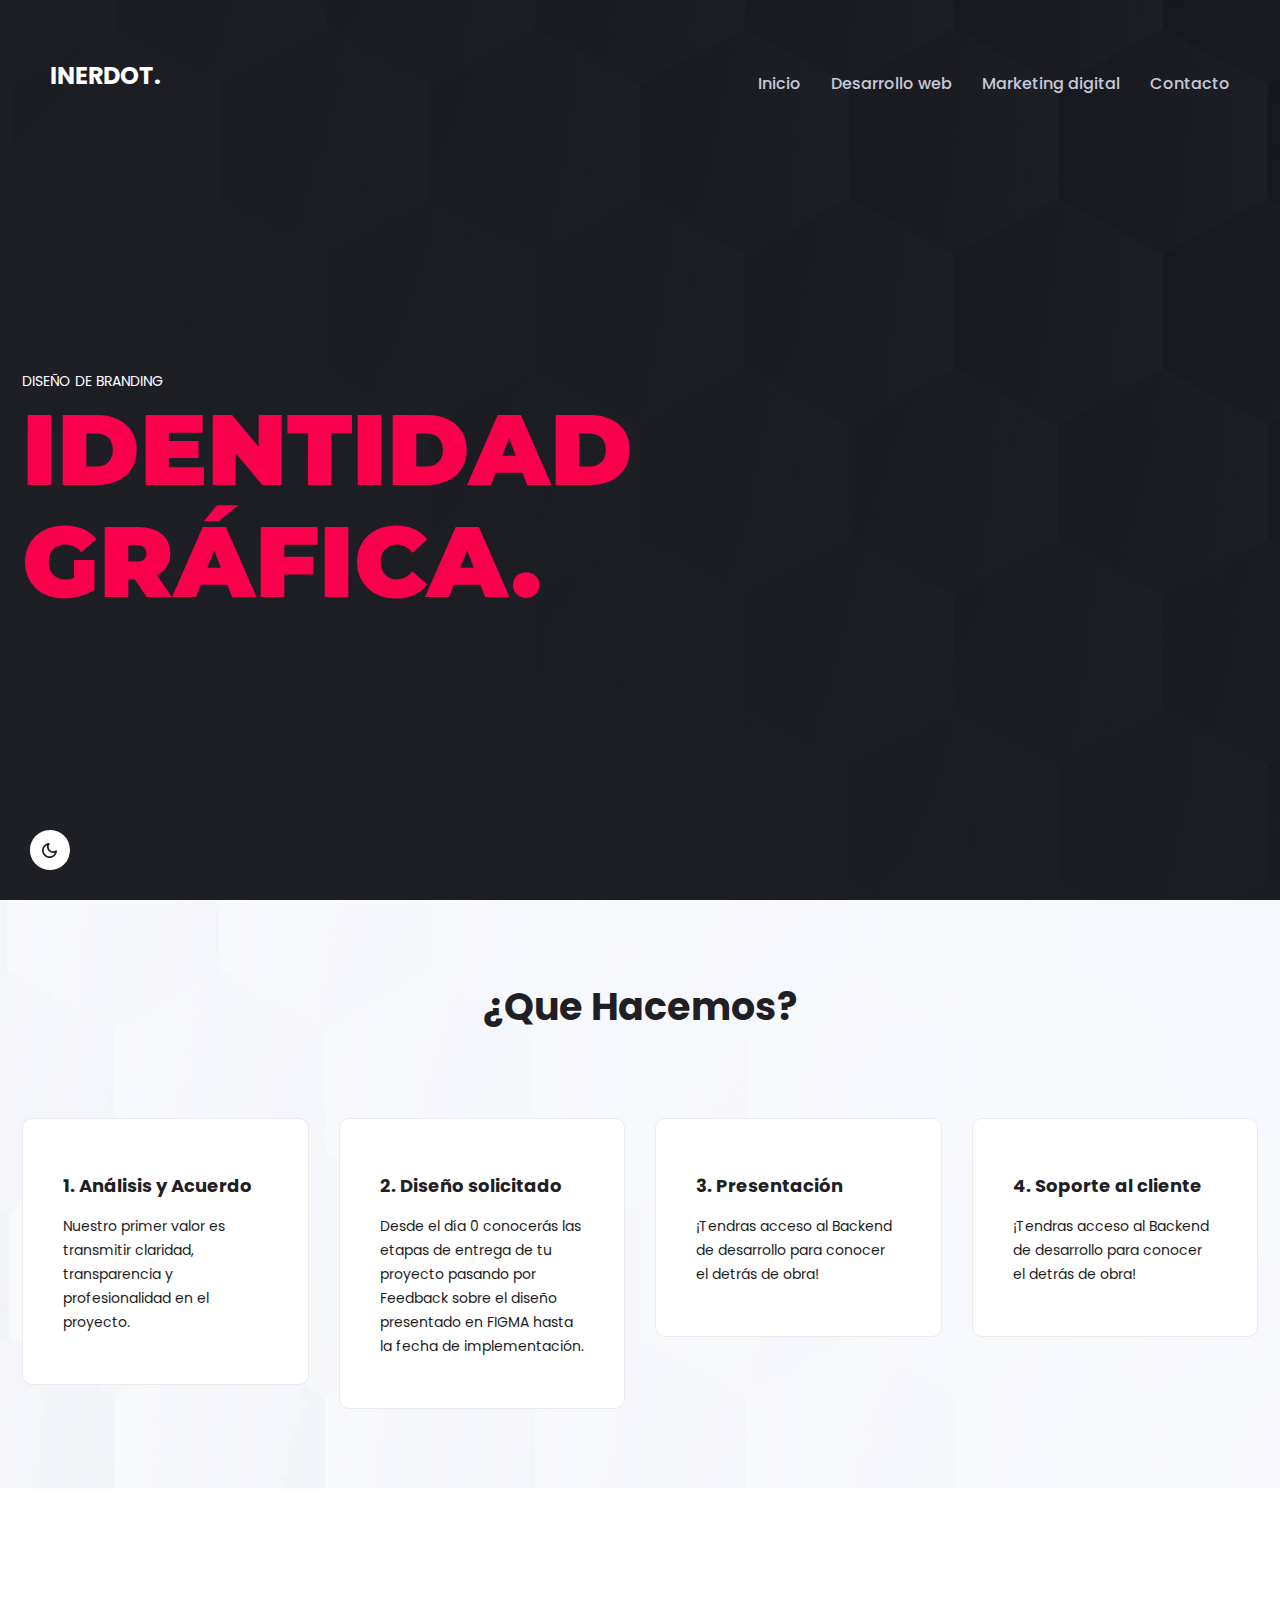
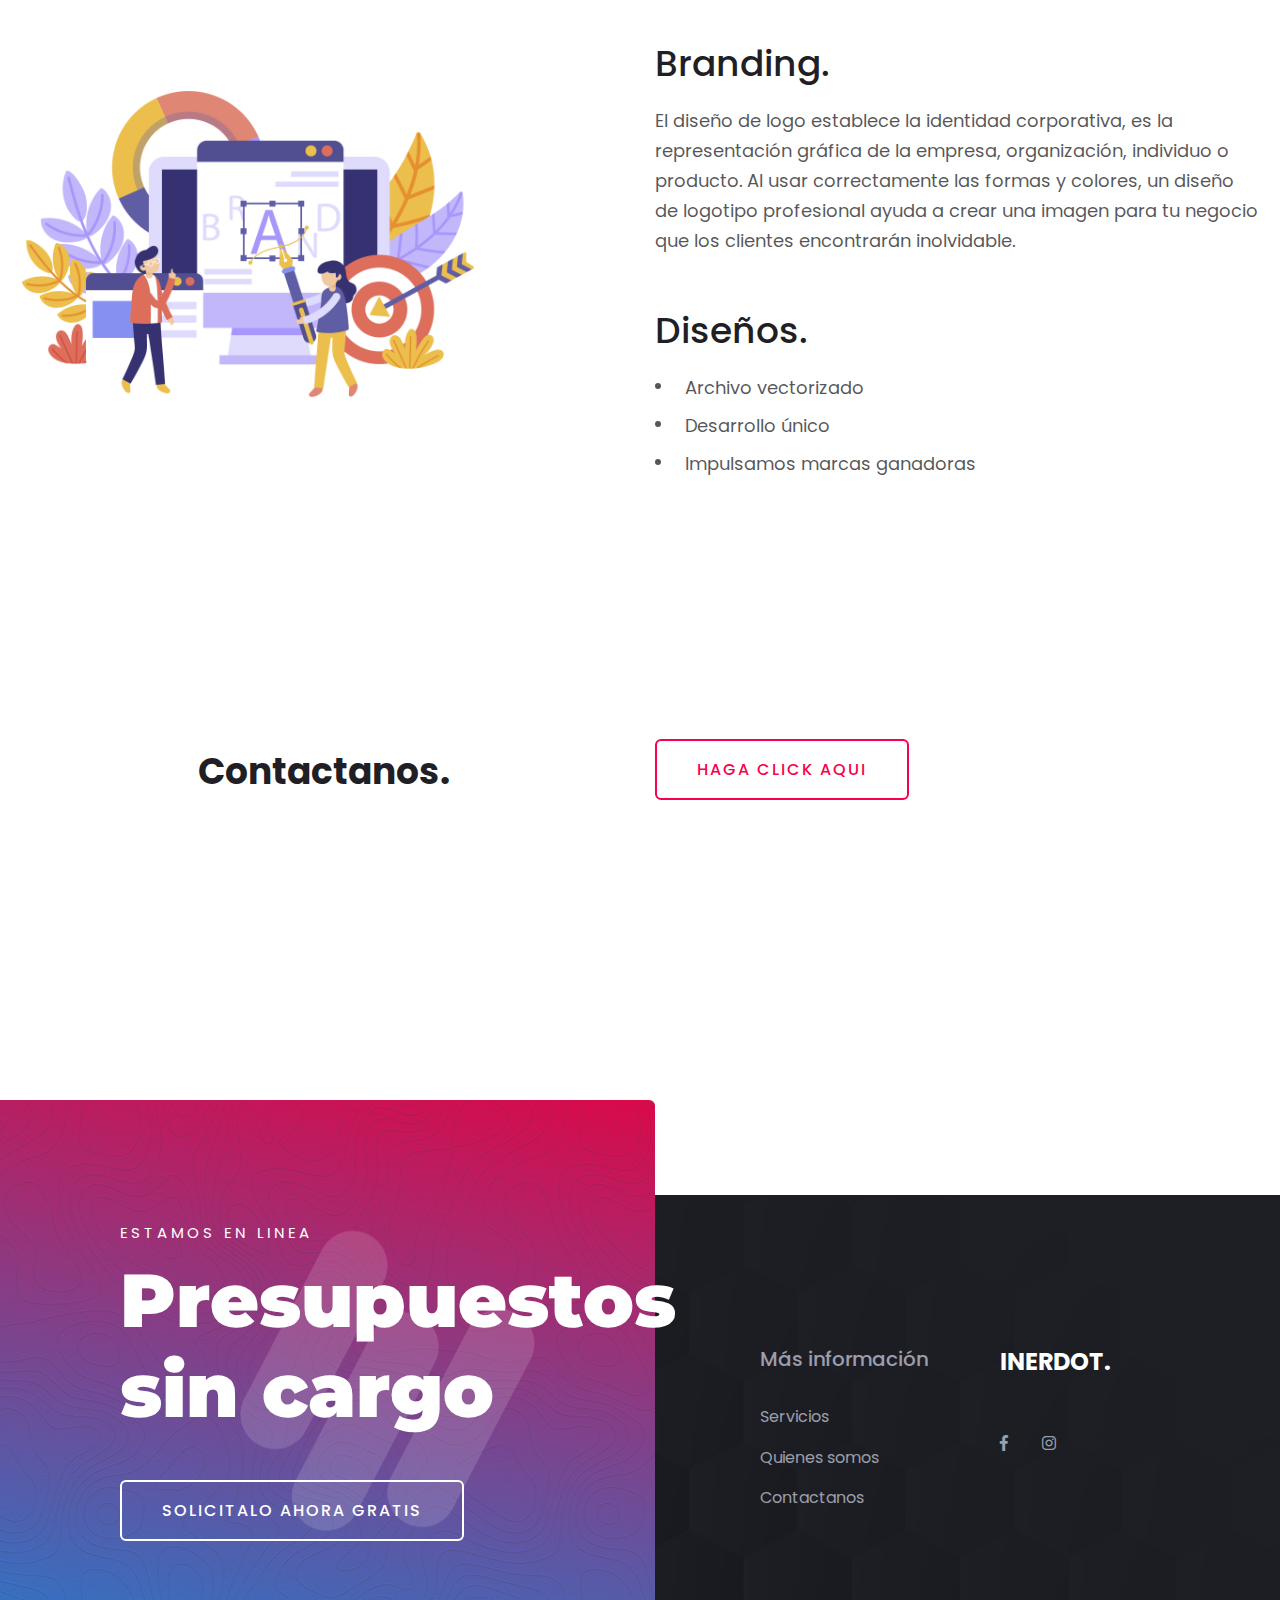
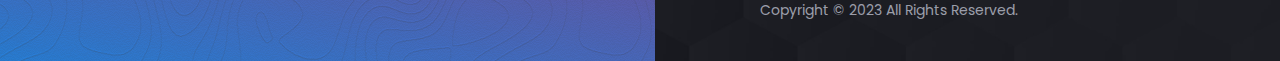
<file: identidad-grafica.html>
<!doctype html>
<html class="no-js" lang="en">

<head>
    <meta charset="utf-8">
    <meta http-equiv="x-ua-compatible" content="ie=edge">
    <title>Identidad grafica | INERDOT || Agencia Digital</title>
    <meta name="robots" content="noindex, follow" />
    <meta name="description" content="">
    <meta name="viewport" content="width=device-width, initial-scale=1, shrink-to-fit=no">
    <meta http-equiv="X-UA-Compatible" content="IE=Edge" />
    <!-- Favicon -->
    <link rel="shortcut icon" type="image/x-icon" href="assets/images/favicon.png">

    <!-- CSS
	============================================ -->
    <!-- Bootstrap CSS -->
    <link rel="stylesheet" href="assets/css/vendor/bootstrap.min.css">
    <link rel="stylesheet" href="assets/css/vendor/fontawesome.css">
    <link rel="stylesheet" href="assets/css/vendor/lightbox.css">
    <link rel="stylesheet" href="assets/css/plugins/plugins.css">
    <link rel="stylesheet" href="assets/css/style.css">

</head>

<body>
    <div class="main-page">
        <div id="my_switcher" class="my_switcher">
            <ul>
                <li>
                    <a href="javascript: void(0);" data-theme="light" class="setColor light">
                        <img src="assets/images/about/sun-01.svg" alt="Sun images"><span title="Light Mode"> Light</span>
                    </a>
                </li>
                <li>
                    <a href="javascript: void(0);" data-theme="dark" class="setColor dark">
                        <img src="assets/images/about/vector.svg" alt="Vector Images"><span title="Dark Mode"> Dark</span>
                    </a>
                </li>
            </ul>
        </div>
        <!-- Start Header -->
        <header class="header-area formobile-menu header--transparent black-logo-version ">
            <div class="header-wrapper" id="header-wrapper">
                <div class="header-left">
                    <div class="logo">
                        <a href="index.html">
                            <span class="h3 theme-gradient">INERDOT.</span>
                        </a>
                    </div>
                </div>
                <div class="header-right">
                    <div class="mainmenunav d-lg-block">
                        <!-- Start Mainmanu Nav -->
                        <nav class="main-menu-navbar">
                            <ul class="mainmenu">
                                <li>
                                    <a href="index.html">Inicio</a>
                                </li>

                                <li class="has-droupdown">
                                    <a href="#">Desarrollo web</a>
                                    <ul class="submenu">
                                        <li><a href="paginas-web.html">Paginas web</a></li>
                                        <li><a href="sistemas-web.html">Sistemas web</a></li>
                                        <li><a href="soporte-web.html">Soporte webmaster</a></li>
                                    </ul>
                                </li>
                                <li class="has-droupdown">
                                    <a href="#">Marketing digital</a>
                                    <ul class="submenu">
                                        <li><a href="identidad-grafica.html">Identidad de marca</a></li>
                                        <li><a href="publicidad-digital.html">Publicidades</a></li>
                                        <li><a href="grafica.html">Diseños graficos</a></li>
                                        <li><a href="redes-sociales.html">Redes Sociales</a></li>
                                    </ul>
                                </li>
                                <li>
                                    <a href="contacto.html">Contacto</a>
                                </li>
                            </ul>
                        </nav>
                        <!-- End Mainmanu Nav -->

                    </div>
                    
                    <!-- Start Humberger Menu  -->
                    <div class="humberger-menu d-block d-lg-none pl--20">
                        <span class="menutrigger text-white">
                    <i data-feather="menu"></i>
                </span>
                    </div>
                    <!-- End Humberger Menu  -->
                    <!-- Start Close Menu  -->
                    <div class="close-menu d-block d-lg-none">
                        <span class="closeTrigger">
                    <i data-feather="x"></i>
                </span>
                    </div>
                    <!-- End Close Menu  -->
                </div>
            </div>
        </header>
        <!-- Start Page Wrapper  -->
        <main class="page-wrapper">

            <!-- Start Slider Area  -->
            <div class="rn-slider-area">
                <!-- Start Single Slide  -->
                <div class="slide slide-style-1 slider-fixed--height d-flex align-items-center bg_image bg_image--1" data-black-overlay="6">
                    <div class="container position-relative">
                        <div class="row">
                            <div class="col-lg-12">
                                <div class="inner text-left text-white"> <span>DISEÑO DE BRANDING</span><br />
                                    <h1 class="title idt-title">Identidad <br />gráfica. </h1>
                                </div>
                            </div>
                        </div>
                    </div>
                </div>
                <!-- End Single Slide  -->
            </div>

            

            <!-- Start Service Area  -->
            <div class="rn-service-area ptb--80 bg_image bg_image--3">
                
                
                <!-- Start Contact Area  -->
                <div class="container">
                    <div class="row mt_dec--40">
                        <div class="col-lg-12 mt--60">
                            <div class="section-title text-center">
                                <h2 style="font-size:38px;">¿Que Hacemos?</h2>
                            </div>
                        </div>
                        <!-- Start Single Address  -->
                        <div class="col-lg-3 col-md-3 col-sm-6 col-12 mt--40">
                            <div class="rn-address">
                                <div class="icon">
                                    <i class="fas fa-phone"></i>
                                </div>
                                <div class="inner">
                                    <h4 class="title">1. Análisis y Acuerdo</h4>
                                    Nuestro primer valor es transmitir claridad, transparencia y profesionalidad en el proyecto.
    
                                </div>
                            </div>
                        </div>
                        <!-- End Single Address  -->
                        <!-- Start Single Address  -->
                        <div class="col-lg-3 col-md-3 col-sm-6 col-12 mt--40">
                            <div class="rn-address">
                                <div class="icon">
                                    <i class="fas fa-phone"></i>
                                </div>
                                <div class="inner">
                                    <h4 class="title">2. Diseño solicitado</h4>
                                    Desde el día 0 conocerás las etapas de entrega de tu proyecto pasando por Feedback sobre el diseño presentado en FIGMA hasta la fecha de implementación.
    
                                </div>
                            </div>
                        </div>
                        <!-- End Single Address  -->
                        <!-- Start Single Address  -->
                        <div class="col-lg-3 col-md-3 col-sm-6 col-12 mt--40">
                            <div class="rn-address">
                                <div class="icon">
                                    <i class="fas fa-phone"></i>
                                </div>
                                <div class="inner">
                                    <h4 class="title">3. Presentación</h4>
                                    ¡Tendras acceso al Backend de desarrollo para conocer el detrás de obra!
    
                                </div>
                            </div>
                        </div>
                        <!-- End Single Address  -->
                        <!-- Start Single Address  -->
                        <div class="col-lg-3 col-md-3 col-sm-6 col-12 mt--40">
                            <div class="rn-address">
                                <div class="icon">
                                    <i class="fas fa-phone"></i>
                                </div>
                                <div class="inner">
                                    <h4 class="title">4. Soporte al cliente</h4>
                                    ¡Tendras acceso al Backend de desarrollo para conocer el detrás de obra!
    
                                </div>
                            </div>
                        </div>
                        <!-- End Single Address  -->
    
                    </div>
                </div>
    
            <!-- End Contact Area  -->
                </div>
                <!-- Start Service Area  -->
            <!-- End Slider Area  -->

            <div class="rn-service-details rn-section-gap bg_color--1">
                <div class="container">
                    <div class="row">
                        <div class="col-lg-12">
                            <div class="service-details-inner">
                                <div class="inner">
                                    <!-- Start Single Content  -->
                                    <div class="row sercice-details-content pb--80 align-items-center">
                                        <div class="col-lg-6 col-12">
                                            <div class="thumb">
                                                <img class="w-75 h-75" src="assets/images/service-4.png" alt="Service Images" />
                                            </div>
                                        </div>
                                        <div class="col-lg-6 col-12">
                                            <div class="details mt_md--30 mt_sm--30">
                                                <h4 class="title">Branding.</h4>
                                                <p>El diseño de logo establece la identidad corporativa, es la representación gráfica de la empresa, organización, individuo o producto. Al usar correctamente las formas y colores, un diseño de logotipo profesional ayuda a crear una imagen para tu negocio que los clientes encontrarán inolvidable.</p>
                                                <h4 class="title mt--60">Diseños.</h4>
                                                <ul class="liststyle bullet">
                                                    <li>Archivo vectorizado</li>
                                                    <li>Desarrollo único</li>
                                                    <li>Impulsamos marcas ganadoras</li>
                                                </ul>
                                            </div>
                                        </div>
                                    </div>
                                    <!-- End Single Content  -->
                                </div>
                            </div>
                        </div>
                    </div>
                </div>
            </div>


            </div>
            

            
            <!-- Start contactanos  -->
            <div class="portfolio-related-work pb--120 bg_color--1 mt--60 mb--60">
                <div class="container">
                    <div class="row mt--10 mt--60 mb--60">

                        <div class="col-lg-6 mt--6 mb--60">
                            <div class="section-title text-center" style="margin-top: 20px;">
                                <h3>Contactanos.</h3>
                            </div>
                        </div>
                        <div class="col-lg-6 mt--6 mb--60">
                            <a class="rn-button-style--2 btn_solid" style="color: #f9004d !important;background:none !important;" href="contacto.html#contacto">
                                        <span>HAGA CLICK AQUI</span>
                                    </a>
                        </div>
                    </div>
                </div>
            </div>
            <!-- End contactanos -->
        </main>
        <!-- End Page Wrapper  -->
        <footer class="footer-area footer-default">
            <div class="footer-wrapper">
                <div class="row align-items-end row--0">
                    <div class="col-lg-6">
                        <div class="footer-left">
                            <div class="inner">
                                <span>Estamos en linea</span>
                                <h2>Presupuestos <br /> sin cargo</h2>
                                <a class="rn-button-style--2" href="contacto.html#presupuesto">
                                    <span>Solicitalo ahora gratis</span>
                                </a>
                            </div>
                        </div>
                    </div>
                    <div class="col-lg-6">
                        <div class="footer-right" data-black-overlay="6">
                            <div class="row">
                                <!-- Start Single Widget -->
                                <div class="col-lg-6 col-sm-6 col-12">
                                    <div class="footer-widget">
                                        <h4>Más información</h4>
                                        <ul class="ft-link">
                                            <li><a href="servicios.html">Servicios</a></li>
                                            <li><a href="agencia.html">Quienes somos</a></li>
                                            <li><a href="contacto.html">Contactanos</a></li>
                                        </ul>
                                    </div>
                                </div>
                                <!-- End Single Widget  -->
                                <!-- Start Single Widget -->
                                <div class="col-lg-6 col-sm-6 col-12 mt_mobile--30">
                                    <div class="footer-widget">
                                        <a href="index.html">
                                            <span class="h3 theme-gradient">INERDOT.</span>
                                        </a>
                                        <h4></h4>
                                        <ul class="ft-link">
                                            <li><a href="mailto:admin@example.com"></a></li>
                                            <li><a href="mailto:hr@example.com"></a></li>
                                        </ul>

                                        <div class="social-share-inner">
                                            <ul class="social-share social-style--2 d-flex justify-content-start liststyle mt--15">
                                                <li><a href="https://www.facebook.com/inerdot"><i class="fab fa-facebook-f"></i></a></li>
                                                <li><a href="https://www.instagram.com/inerdot.ad/"><i class="fab fa-instagram"></i></a></li>
                                            </ul>
                                        </div>
                                    </div>
                                </div>
                                <!-- End Single Widget  -->

                                <div class="col-lg-12">
                                    <div class="copyright-text">
                                        <p>Copyright © 2023 All Rights Reserved.</p>
                                    </div>
                                </div>
                            </div>
                        </div>
                    </div>
                </div>
            </div>
        </footer>
    </div>

    <!-- JS
============================================ -->
    <!-- Modernizer JS -->
    <script src="assets/js/vendor/modernizr.min.js"></script>
    <!-- jQuery JS -->
    <script src="assets/js/vendor/jquery.js"></script>
    <!-- Bootstrap JS -->
    <script src="assets/js/vendor/bootstrap.min.js"></script>
    <script src="assets/js/vendor/stellar.js"></script>
    <script src="assets/js/vendor/particles.js"></script>
    <script src="assets/js/vendor/masonry.js"></script>
    <script src="assets/js/vendor/stickysidebar.js"></script>
    <script src="assets/js/plugins/plugins.js"></script>
    <script src="assets/js/vendor/js.cookie.js"></script>
    <script src="assets/js/vendor/jquery.style.switcher.js"></script>
    <script src="assets/js/vendor/jquery-one-page-nav.js"></script>
    <!-- Main JS -->
    <script src="assets/js/main.js"></script>


</body>

</html>
</file>
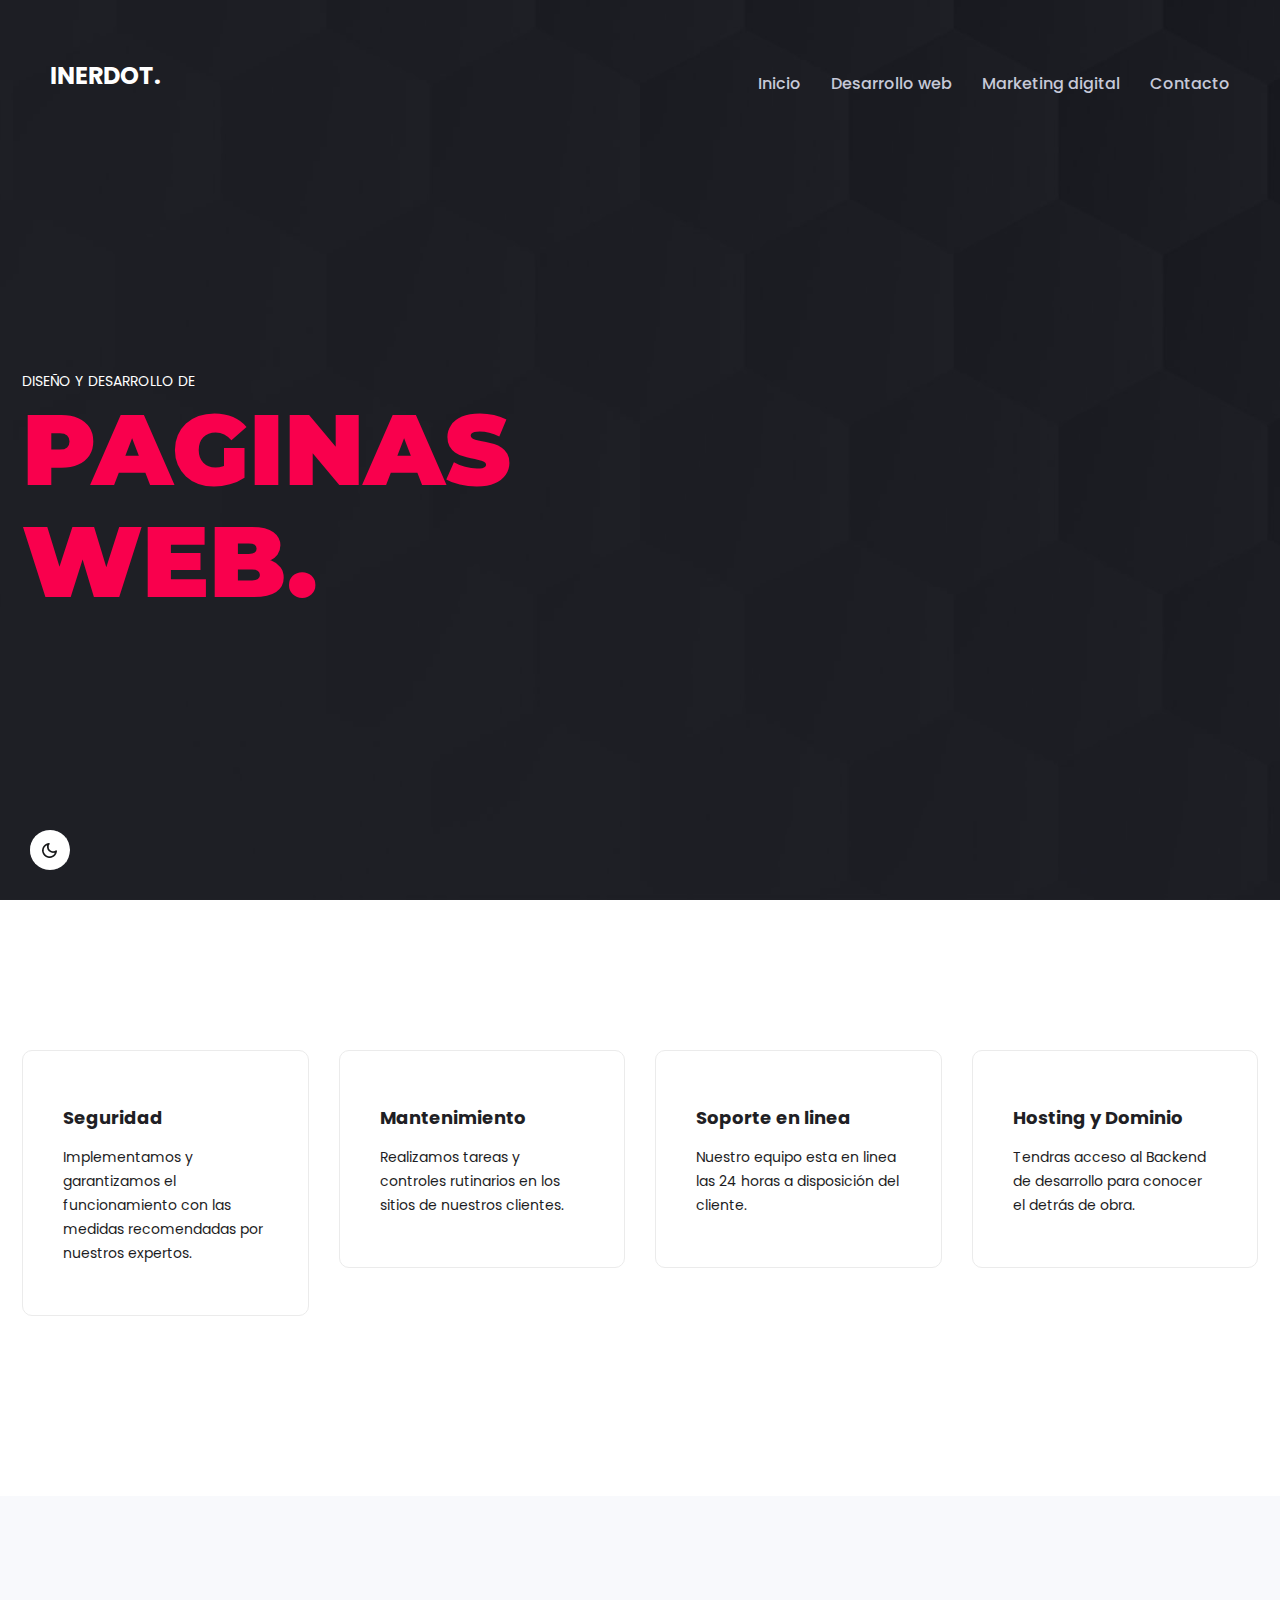
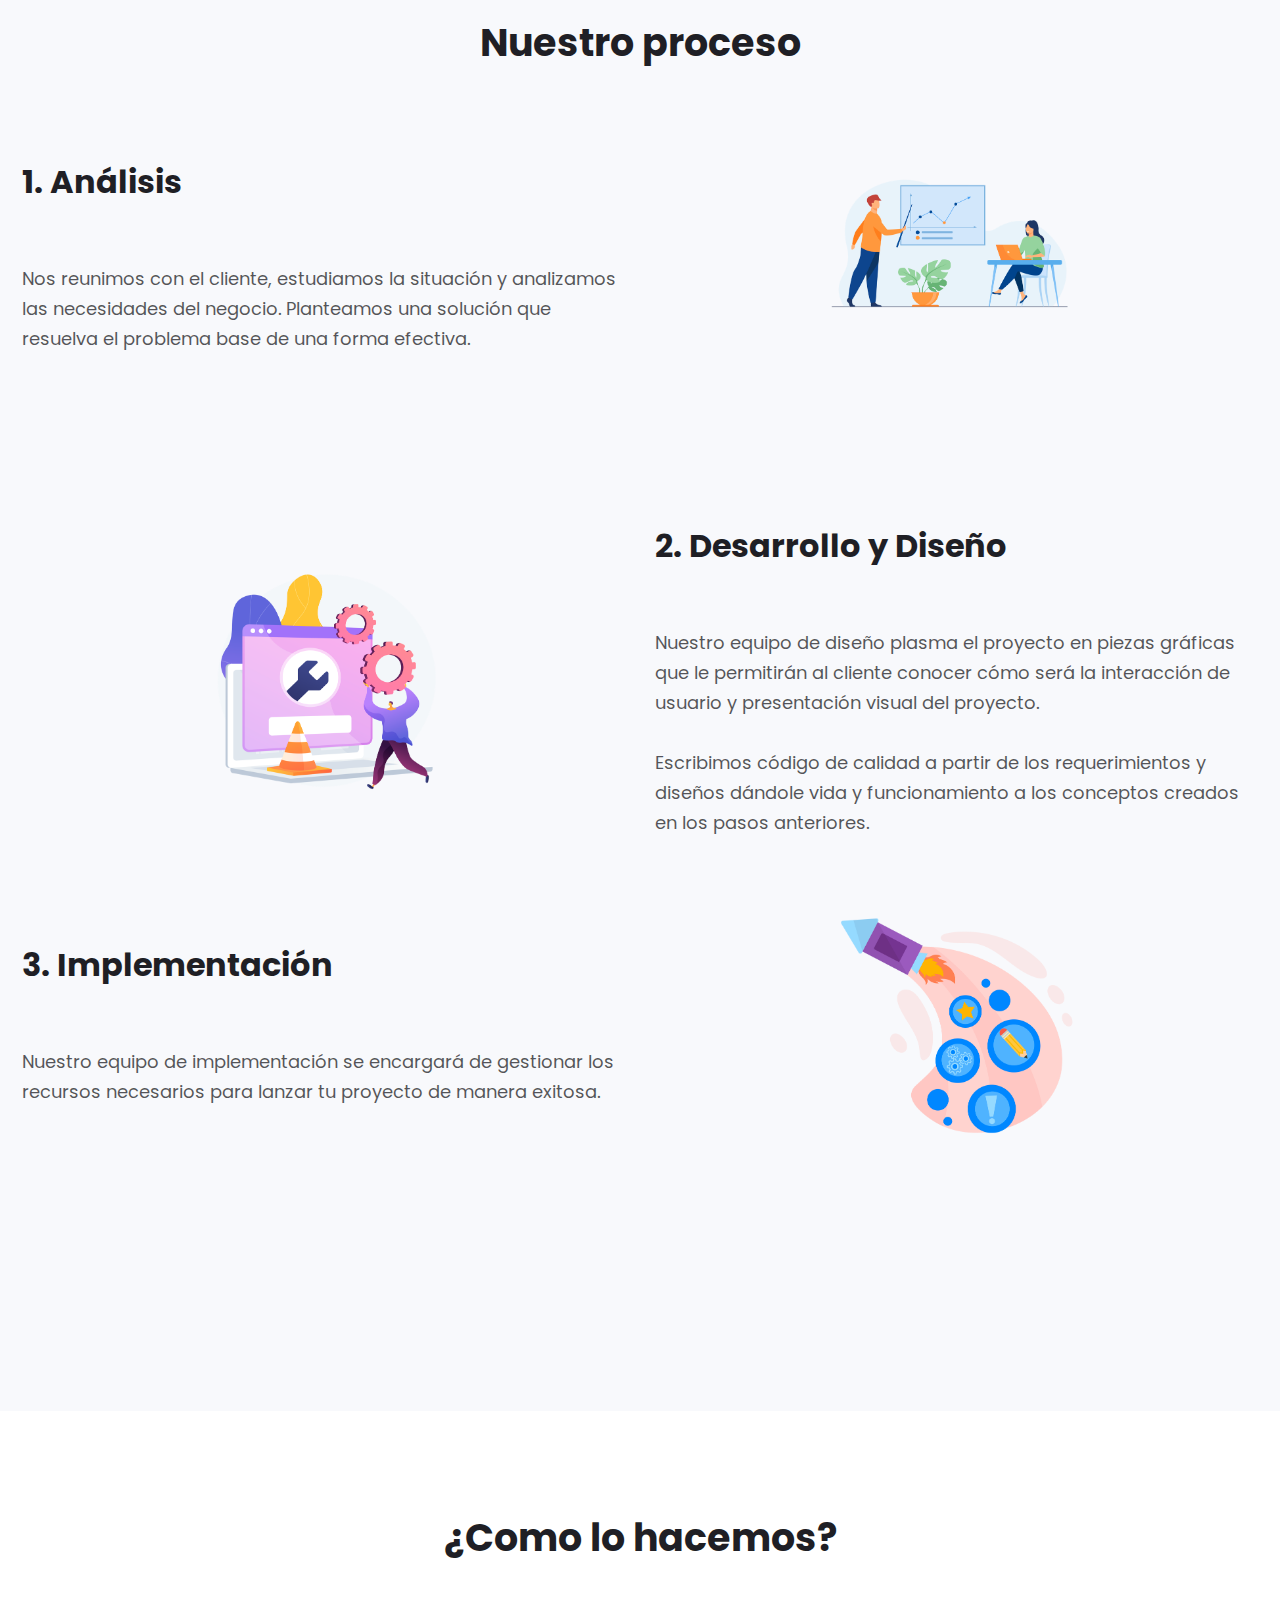
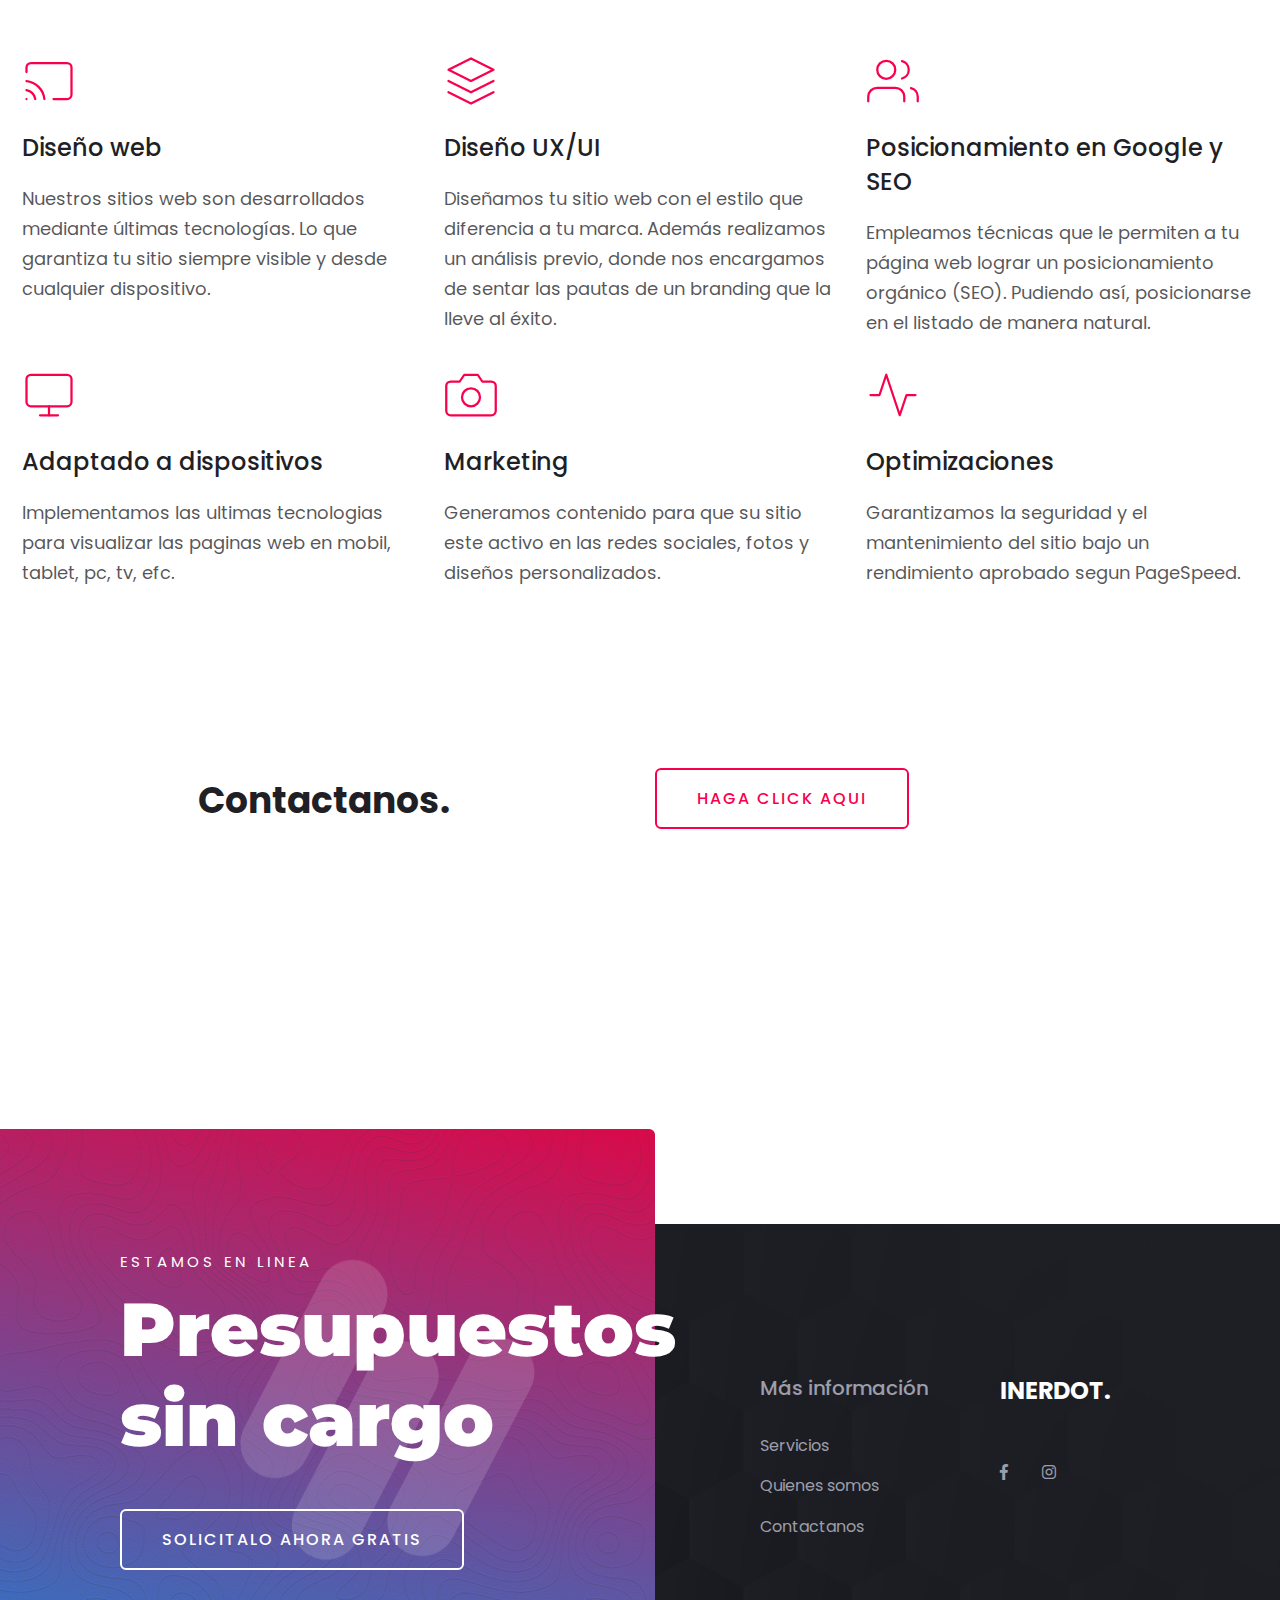
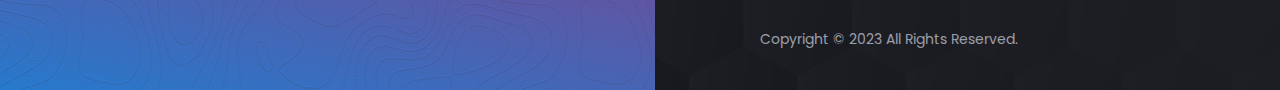
<file: paginas-web.html>
<!doctype html>
<html class="no-js" lang="en">

<head>
    <meta charset="utf-8">
    <meta http-equiv="x-ua-compatible" content="ie=edge">
    <title>Diseño de Paginas Web | INERDOT || Agencia Digital</title>
    <meta name="robots" content="noindex, follow" />
    <meta name="description" content="">
    <meta name="viewport" content="width=device-width, initial-scale=1, shrink-to-fit=no">
    <meta http-equiv="X-UA-Compatible" content="IE=Edge" />
    <!-- Favicon -->
    <link rel="shortcut icon" type="image/x-icon" href="assets/images/favicon.png">

    <!-- CSS
	============================================ -->
    <!-- Bootstrap CSS -->
    <link rel="stylesheet" href="assets/css/vendor/bootstrap.min.css">
    <link rel="stylesheet" href="assets/css/vendor/fontawesome.css">
    <link rel="stylesheet" href="assets/css/vendor/lightbox.css">
    <link rel="stylesheet" href="assets/css/plugins/plugins.css">
    <link rel="stylesheet" href="assets/css/style.css">

</head>

<body>
    <div class="main-page">
        <div id="my_switcher" class="my_switcher">
            <ul>
                <li>
                    <a href="javascript: void(0);" data-theme="light" class="setColor light">
                        <img src="assets/images/about/sun-01.svg" alt="Sun images"><span title="Light Mode"> Light</span>
                    </a>
                </li>
                <li>
                    <a href="javascript: void(0);" data-theme="dark" class="setColor dark">
                        <img src="assets/images/about/vector.svg" alt="Vector Images"><span title="Dark Mode"> Dark</span>
                    </a>
                </li>
            </ul>
        </div>
        <!-- Start Header -->
        <header class="header-area formobile-menu header--transparent black-logo-version ">
            <div class="header-wrapper" id="header-wrapper">
                <div class="header-left">
                    <div class="logo">
                        <a href="index.html">
                            <span class="h3 theme-gradient">INERDOT.</span>
                        </a>
                    </div>
                </div>
                <div class="header-right">
                    <div class="mainmenunav d-lg-block">
                        <!-- Start Mainmanu Nav -->
                        <nav class="main-menu-navbar">
                            <ul class="mainmenu">
                                <li>
                                    <a href="index.html">Inicio</a>
                                </li>

                                <li class="has-droupdown">
                                    <a href="#">Desarrollo web</a>
                                    <ul class="submenu">
                                        <li><a href="paginas-web.html">Paginas web</a></li>
                                        <li><a href="sistemas-web.html">Sistemas web</a></li>
                                        <li><a href="soporte-web.html">Soporte webmaster</a></li>
                                    </ul>
                                </li>
                                <li class="has-droupdown">
                                    <a href="#">Marketing digital</a>
                                    <ul class="submenu">
                                        <li><a href="identidad-grafica.html">Identidad de marca</a></li>
                                        <li><a href="publicidad-digital.html">Publicidades</a></li>
                                        <li><a href="grafica.html">Diseños graficos</a></li>
                                        <li><a href="redes-sociales.html">Redes Sociales</a></li>
                                    </ul>
                                </li>
                                <li>
                                    <a href="contacto.html">Contacto</a>
                                </li>
                            </ul>
                        </nav>
                        <!-- End Mainmanu Nav -->

                    </div>
                    
                    <!-- Start Humberger Menu  -->
                    <div class="humberger-menu d-block d-lg-none pl--20">
                        <span class="menutrigger text-white">
                    <i data-feather="menu"></i>
                </span>
                    </div>
                    <!-- End Humberger Menu  -->
                    <!-- Start Close Menu  -->
                    <div class="close-menu d-block d-lg-none">
                        <span class="closeTrigger">
                    <i data-feather="x"></i>
                </span>
                    </div>
                    <!-- End Close Menu  -->
                </div>
            </div>
        </header>
        <!-- Start Page Wrapper  -->
        <main class="page-wrapper">

            <!-- Start Slider Area  -->
            <div class="rn-slider-area">
                <!-- Start Single Slide  -->
                <div class="slide slide-style-1 slider-fixed--height d-flex align-items-center bg_image bg_image--1" data-black-overlay="6">
                    <div class="container position-relative">
                        <div class="row">
                            <div class="col-lg-12">
                                <div class="inner text-left text-white"> <span>DISEÑO Y DESARROLLO DE</span><br />
                                    <h1 class="title idt-title">Paginas<br /> Web. </h1>
                                </div>
                            </div>
                        </div>
                    </div>
                </div>
                <!-- End Single Slide  -->
            </div>
            <!-- End Slider Area  -->
            <!-- Start Related Work  -->
            <div class="portfolio-related-work pb--120 bg_color--1 mt--60 mb--60">
                
            <!-- Start Contact Area  -->
            <div class="container">
                <div class="row mt_dec--40">
                    <div class="col-lg-12 mt--60">
                        <div class="section-title text-center">
                        </div>
                    </div>
                    <!-- Start Single Address  -->
                    <div class="col-lg-3 col-md-3 col-sm-6 col-12 mt--40">
                        <div class="rn-address">
                            <div class="icon">
                                <i class="fas fa-phone"></i>
                            </div>
                            <div class="inner">
                                <h4 class="title">Seguridad</h4>
                                Implementamos y garantizamos el funcionamiento con las medidas recomendadas por nuestros expertos.
                            </div>
                        </div>
                    </div>
                    <!-- End Single Address  -->
                    <!-- Start Single Address  -->
                    <div class="col-lg-3 col-md-3 col-sm-6 col-12 mt--40">
                        <div class="rn-address">
                            <div class="icon">
                                <i class="fas fa-phone"></i>
                            </div>
                            <div class="inner">
                                <h4 class="title">Mantenimiento</h4>
                                Realizamos tareas y controles rutinarios en los sitios de nuestros clientes.
                            </div>
                        </div>
                    </div>
                    <!-- End Single Address  -->
                    <!-- Start Single Address  -->
                    <div class="col-lg-3 col-md-3 col-sm-6 col-12 mt--40">
                        <div class="rn-address">
                            <div class="icon">
                                <i class="fas fa-phone"></i>
                            </div>
                            <div class="inner">
                                <h4 class="title">Soporte en linea</h4>
                                Nuestro equipo esta en linea las 24 horas a disposición del cliente.

                            </div>
                        </div>
                    </div>
                    <!-- End Single Address  -->
                    <!-- Start Single Address  -->
                    <div class="col-lg-3 col-md-3 col-sm-6 col-12 mt--40">
                        <div class="rn-address">
                            <div class="icon">
                                <i class="fas fa-phone"></i>
                            </div>
                            <div class="inner">
                                <h4 class="title">Hosting y Dominio</h4>
                                Tendras acceso al Backend de desarrollo para conocer el detrás de obra.

                            </div>
                        </div>
                    </div>
                    <!-- End Single Address  -->

                </div>
            </div>

        <!-- End Contact Area  -->
            </div>
            <!-- End Related Work  -->

            <div class="rn-service-details rn-section-gap bg_color--5">
                <div class="container">
                    <div class="row">
                        <div class="col-lg-12">
                            
                            <h2 class="text-center mb--60" style="font-size:38px;">Nuestro proceso</h2>
                            <div class="service-details-inner">
                                <div class="inner">
                                    <!-- Start Single Content  -->
                                    <div class="row sercice-details-content pb--80 align-items-center mb--60">
                                        <div class="col-lg-6 col-12">
                                            <div class="details mt_md--30 mt_sm--30">
                                                <h3 style="font-size:32px;" class="text-left mb--60">1. Análisis</h3>
                                                <p>Nos reunimos con el cliente, estudiamos la situación y analizamos las necesidades del negocio. Planteamos una solución que resuelva el problema base de una forma efectiva.</p>
                                            </div>
                                        </div>
                                        <div class="col-lg-6 col-12">
                                            <div class="thumb">
                                                <img class="w-50 h-50 mx-auto d-block"  src="assets/images/paginas-web-1.png" alt="Service Images" />
                                            </div>
                                        </div>
                                    </div>
                                    <!-- End Single Content  -->

                                    <!-- Start Single Content  -->
                                    <div class="row sercice-details-content align-items-center mb--60">
                                        
                                        <div class="col-lg-6 col-12">
                                            <div class="thumb">
                                                <img class="w-50 h-50 mx-auto d-block" src="assets/images/paginas-web-2.png" alt="Service Images" />
                                            </div>
                                        </div>
                                        <div class="col-lg-6 col-12">
                                            <div class="details mt_md--30 mt_sm--30">
                                                <h3 style="font-size:32px;" class="text-left mb--60">2. Desarrollo y Diseño</h3>
                                                <p>Nuestro equipo de diseño plasma el proyecto en piezas gráficas que le permitirán al cliente conocer cómo será la interacción de usuario y presentación visual del proyecto.</p>
                                                <p>Escribimos código de calidad a partir de los requerimientos y diseños dándole vida y funcionamiento a los conceptos creados en los pasos anteriores.</p>
                                            
                                            </div>
                                        </div>
                                    </div>
                                    <!-- End Single Content  -->

                                    <!-- Start Single Content  -->
                                    <div class="row sercice-details-content pb--80 align-items-center mb--60">
                                        <div class="col-lg-6 col-12">
                                            <div class="details mt_md--30 mt_sm--30">
                                                <h3 style="font-size:32px;" class="text-left mb--60">3. Implementación</h3>
                                                <p>Nuestro equipo de implementación se encargará de gestionar los recursos necesarios para lanzar tu proyecto de manera exitosa.</p>
                                            
                                                </div>
                                        </div>
                                        <div class="col-lg-6 col-12">
                                            <div class="thumb">
                                                <img class="w-50 h-50 mx-auto d-block"  src="assets/images/paginas-web-3.png" alt="Service Images" />
                                            </div>
                                        </div>
                                    </div>
                                    <!-- End Single Content  -->
                                </div>
                            </div>
                        </div>
                    </div>
                </div>
            </div>

            <!-- Start Service Area  -->
            <div class="rn-service-area rn-section-gap bg_color--1">
                <div class="container">
                    <div class="row">
                        <div class="col-lg-12">
                            <div class="section-title text-center mb--30">
                                <h2 class="text-center mb--60" style="font-size:38px;">¿Como lo hacemos?</h2>
                            </div>
                        </div>
                    </div>
                    <div class="row">

                        <!-- Start Single Service  -->
                        <div class="col-lg-4 col-md-6 col-sm-6 col-12 mt--30">
                            <div class="single-service service__style--2 bg-color-gray">
                                    <div class="service">
                                        <div class="icon">
                                            <i data-feather="cast"></i>
                                        </div>
                                        <div class="content">
                                            <h3 class="title">Diseño web</h3>
                                                    <p>Nuestros sitios web son desarrollados mediante últimas tecnologías. Lo que garantiza tu sitio siempre visible y desde cualquier dispositivo.</p>
                                                
                                        </div>
                                    </div>
                            </div>
                        </div>
                        <!-- End Single Service  -->

                        <!-- Start Single Service  -->
                        <div class="col-lg-4 col-md-6 col-sm-6 col-12 mt--30">
                            <div class="single-service service__style--2 bg-color-gray">
                                    <div class="service">
                                        <div class="icon">
                                            <i data-feather="layers"></i>
                                        </div>
                                        <div class="content">
                                            <h3 class="title">Diseño UX/UI</h3>
                                                    <p>Diseñamos tu sitio web con el estilo que diferencia a tu marca. Además realizamos un análisis previo, donde nos encargamos de sentar las pautas de un branding que la lleve al éxito.</p>
                                                
                                        </div>
                                    </div>
                            </div>
                        </div>
                        <!-- End Single Service  -->

                        <!-- Start Single Service  -->
                        <div class="col-lg-4 col-md-6 col-sm-6 col-12 mt--30">
                            <div class="single-service service__style--2 bg-color-gray">
                                    <div class="service">
                                        <div class="icon">
                                            <i data-feather="users"></i>
                                        </div>
                                        <div class="content">
                                            <h3 class="title">Posicionamiento en Google y SEO</h3>
                                            <p>Empleamos técnicas que le permiten a tu página web lograr un posicionamiento orgánico (SEO). Pudiendo así, posicionarse en el listado de manera natural.</p>
                                        
                                        </div>
                                    </div>
                            </div>
                        </div>
                        <!-- End Single Service  -->

                        <!-- Start Single Service  -->
                        <div class="col-lg-4 col-md-6 col-sm-6 col-12 mt--30">
                            <div class="single-service service__style--2 bg-color-gray">
                                    <div class="service">
                                        <div class="icon">
                                            <i data-feather="monitor"></i>
                                        </div>
                                        <div class="content">
                                            <h3 class="title">Adaptado a dispositivos</h3>
                                            <p>Implementamos las ultimas tecnologias para visualizar las paginas web en mobil, tablet, pc, tv, efc.</p>
                                        </div>
                                    </div>
                            </div>
                        </div>
                        <!-- End Single Service  -->

                        <!-- Start Single Service  -->
                        <div class="col-lg-4 col-md-6 col-sm-6 col-12 mt--30">
                            <div class="single-service service__style--2 bg-color-gray">
                                    <div class="service">
                                        <div class="icon">
                                            <i data-feather="camera"></i>
                                        </div>
                                        <div class="content">
                                            <h3 class="title">Marketing</h3>
                                            <p>Generamos contenido para que su sitio este activo en las redes sociales, fotos y diseños personalizados.</p>
                                        </div>
                                    </div>
                            </div>
                        </div>
                        <!-- End Single Service  -->

                        <!-- Start Single Service  -->
                        <div class="col-lg-4 col-md-6 col-sm-6 col-12 mt--30">
                            <div class="single-service service__style--2 bg-color-gray">
                                    <div class="service">
                                        <div class="icon">
                                            <i data-feather="activity"></i>
                                        </div>
                                        <div class="content">
                                            <h3 class="title">Optimizaciones</h3>
                                            <p>Garantizamos la seguridad y el mantenimiento del sitio bajo un rendimiento aprobado segun PageSpeed.</p>
                                        </div>
                                    </div>
                            </div>
                        </div>
                        <!-- End Single Service  -->
                    </div>
                </div>
            </div>
            <!-- Start Service Area  -->


            </div>
            

            
            <!-- Start contactanos  -->
            <div class="portfolio-related-work pb--120 bg_color--1 mt--60 mb--60">
                <div class="container">
                    <div class="row mt--10 mt--60 mb--60">

                        <div class="col-lg-6 mt--6 mb--60">
                            <div class="section-title text-center" style="margin-top: 20px;">
                                <h3>Contactanos.</h3>
                            </div>
                        </div>
                        <div class="col-lg-6 mt--6 mb--60">
                            <a class="rn-button-style--2 btn_solid" style="color: #f9004d !important;background:none !important;" href="contacto.html#contacto">
                                        <span>HAGA CLICK AQUI</span>
                                    </a>
                        </div>
                    </div>
                </div>
            </div>
            <!-- End contactanos -->
        </main>
        <!-- End Page Wrapper  -->
        <footer class="footer-area footer-default">
            <div class="footer-wrapper">
                <div class="row align-items-end row--0">
                    <div class="col-lg-6">
                        <div class="footer-left">
                            <div class="inner">
                                <span>Estamos en linea</span>
                                <h2>Presupuestos <br /> sin cargo</h2>
                                <a class="rn-button-style--2" href="contacto.html#presupuesto">
                                    <span>Solicitalo ahora gratis</span>
                                </a>
                            </div>
                        </div>
                    </div>
                    <div class="col-lg-6">
                        <div class="footer-right" data-black-overlay="6">
                            <div class="row">
                                <!-- Start Single Widget -->
                                <div class="col-lg-6 col-sm-6 col-12">
                                    <div class="footer-widget">
                                        <h4>Más información</h4>
                                        <ul class="ft-link">
                                            <li><a href="servicios.html">Servicios</a></li>
                                            <li><a href="agencia.html">Quienes somos</a></li>
                                            <li><a href="contacto.html">Contactanos</a></li>
                                        </ul>
                                    </div>
                                </div>
                                <!-- End Single Widget  -->
                                <!-- Start Single Widget -->
                                <div class="col-lg-6 col-sm-6 col-12 mt_mobile--30">
                                    <div class="footer-widget">
                                        <a href="index.html">
                                            <span class="h3 theme-gradient">INERDOT.</span>
                                        </a>
                                        <h4></h4>
                                        <ul class="ft-link">
                                            <li><a href="mailto:admin@example.com"></a></li>
                                            <li><a href="mailto:hr@example.com"></a></li>
                                        </ul>

                                        <div class="social-share-inner">
                                            <ul class="social-share social-style--2 d-flex justify-content-start liststyle mt--15">
                                                <li><a href="https://www.facebook.com/inerdot"><i class="fab fa-facebook-f"></i></a></li>
                                                <li><a href="https://www.instagram.com/inerdot.ad/"><i class="fab fa-instagram"></i></a></li>
                                            </ul>
                                        </div>
                                    </div>
                                </div>
                                <!-- End Single Widget  -->

                                <div class="col-lg-12">
                                    <div class="copyright-text">
                                        <p>Copyright © 2023 All Rights Reserved.</p>
                                    </div>
                                </div>
                            </div>
                        </div>
                    </div>
                </div>
            </div>
        </footer>
    </div>

    <!-- JS
============================================ -->
    <!-- Modernizer JS -->
    <script src="assets/js/vendor/modernizr.min.js"></script>
    <!-- jQuery JS -->
    <script src="assets/js/vendor/jquery.js"></script>
    <!-- Bootstrap JS -->
    <script src="assets/js/vendor/bootstrap.min.js"></script>
    <script src="assets/js/vendor/stellar.js"></script>
    <script src="assets/js/vendor/particles.js"></script>
    <script src="assets/js/vendor/masonry.js"></script>
    <script src="assets/js/vendor/stickysidebar.js"></script>
    <script src="assets/js/plugins/plugins.js"></script>
    <script src="assets/js/vendor/js.cookie.js"></script>
    <script src="assets/js/vendor/jquery.style.switcher.js"></script>
    <script src="assets/js/vendor/jquery-one-page-nav.js"></script>
    <!-- Main JS -->
    <script src="assets/js/main.js"></script>


</body>

</html>
</file>
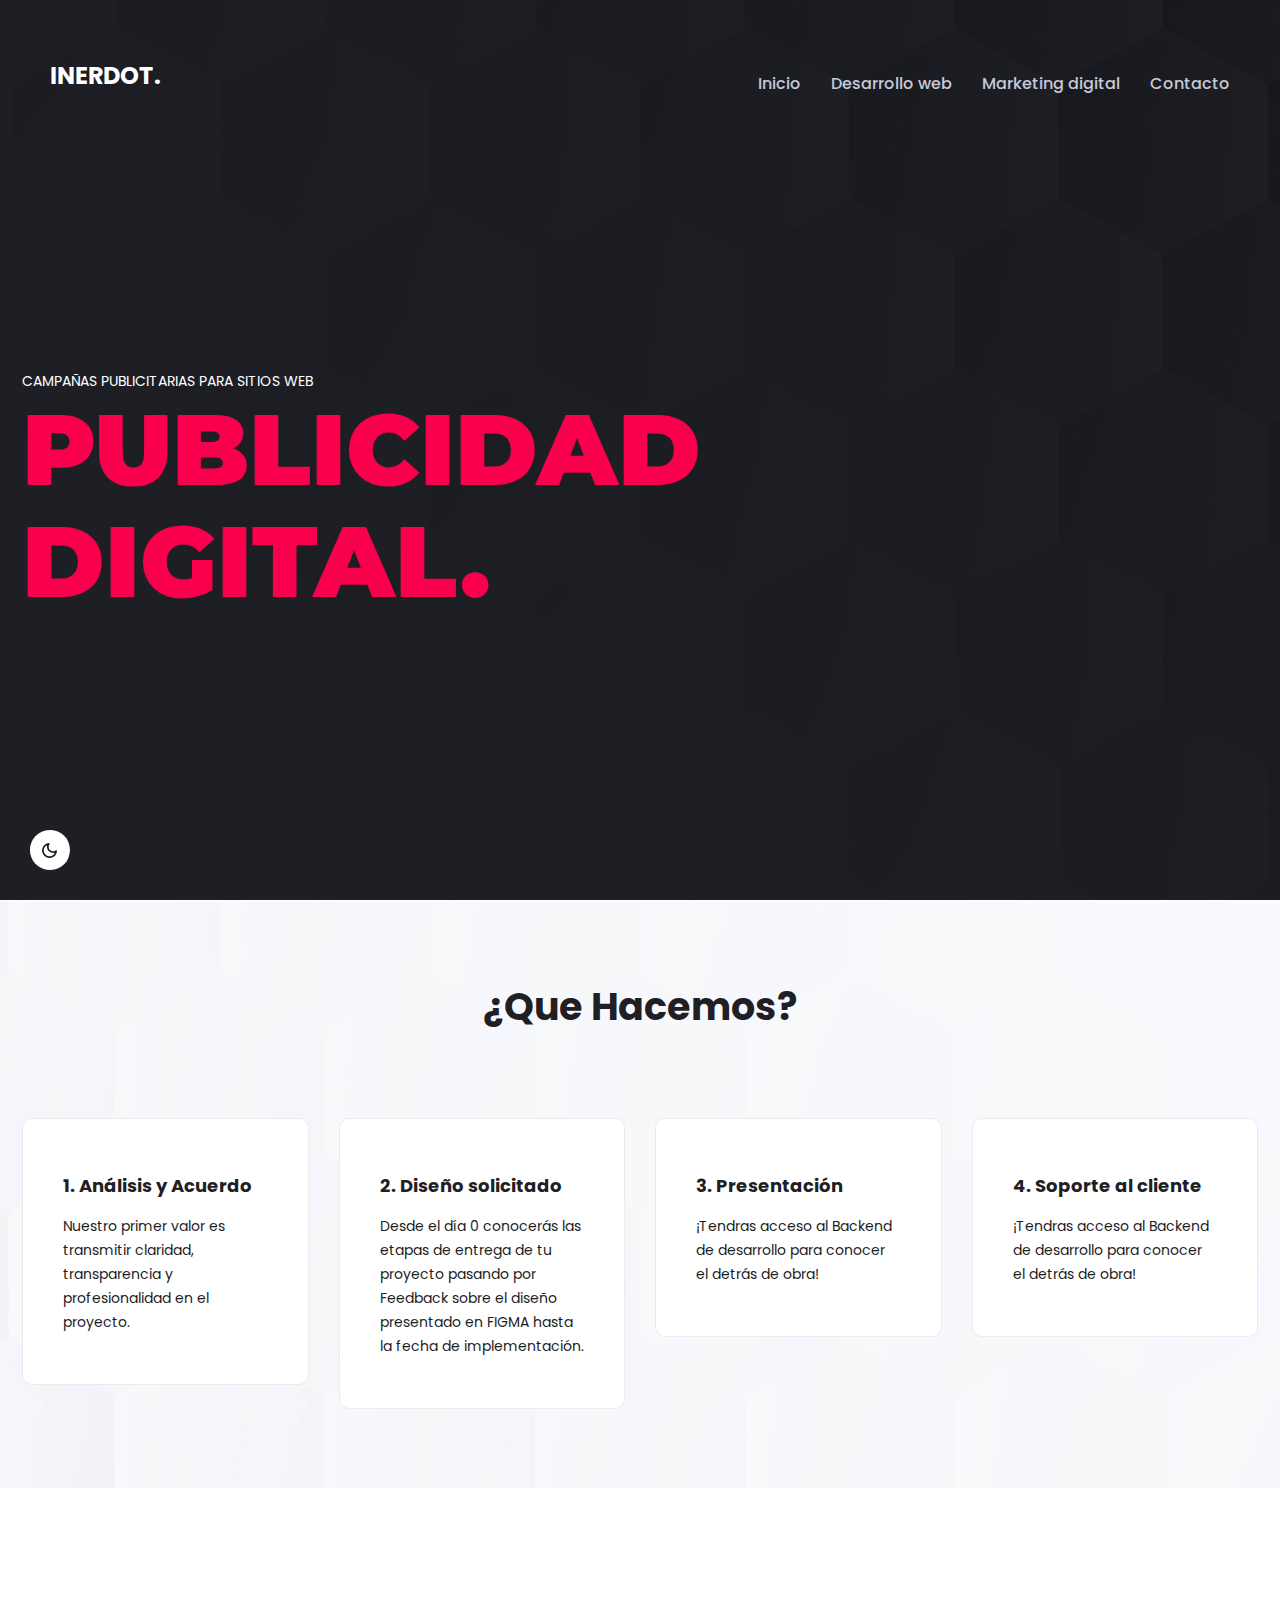
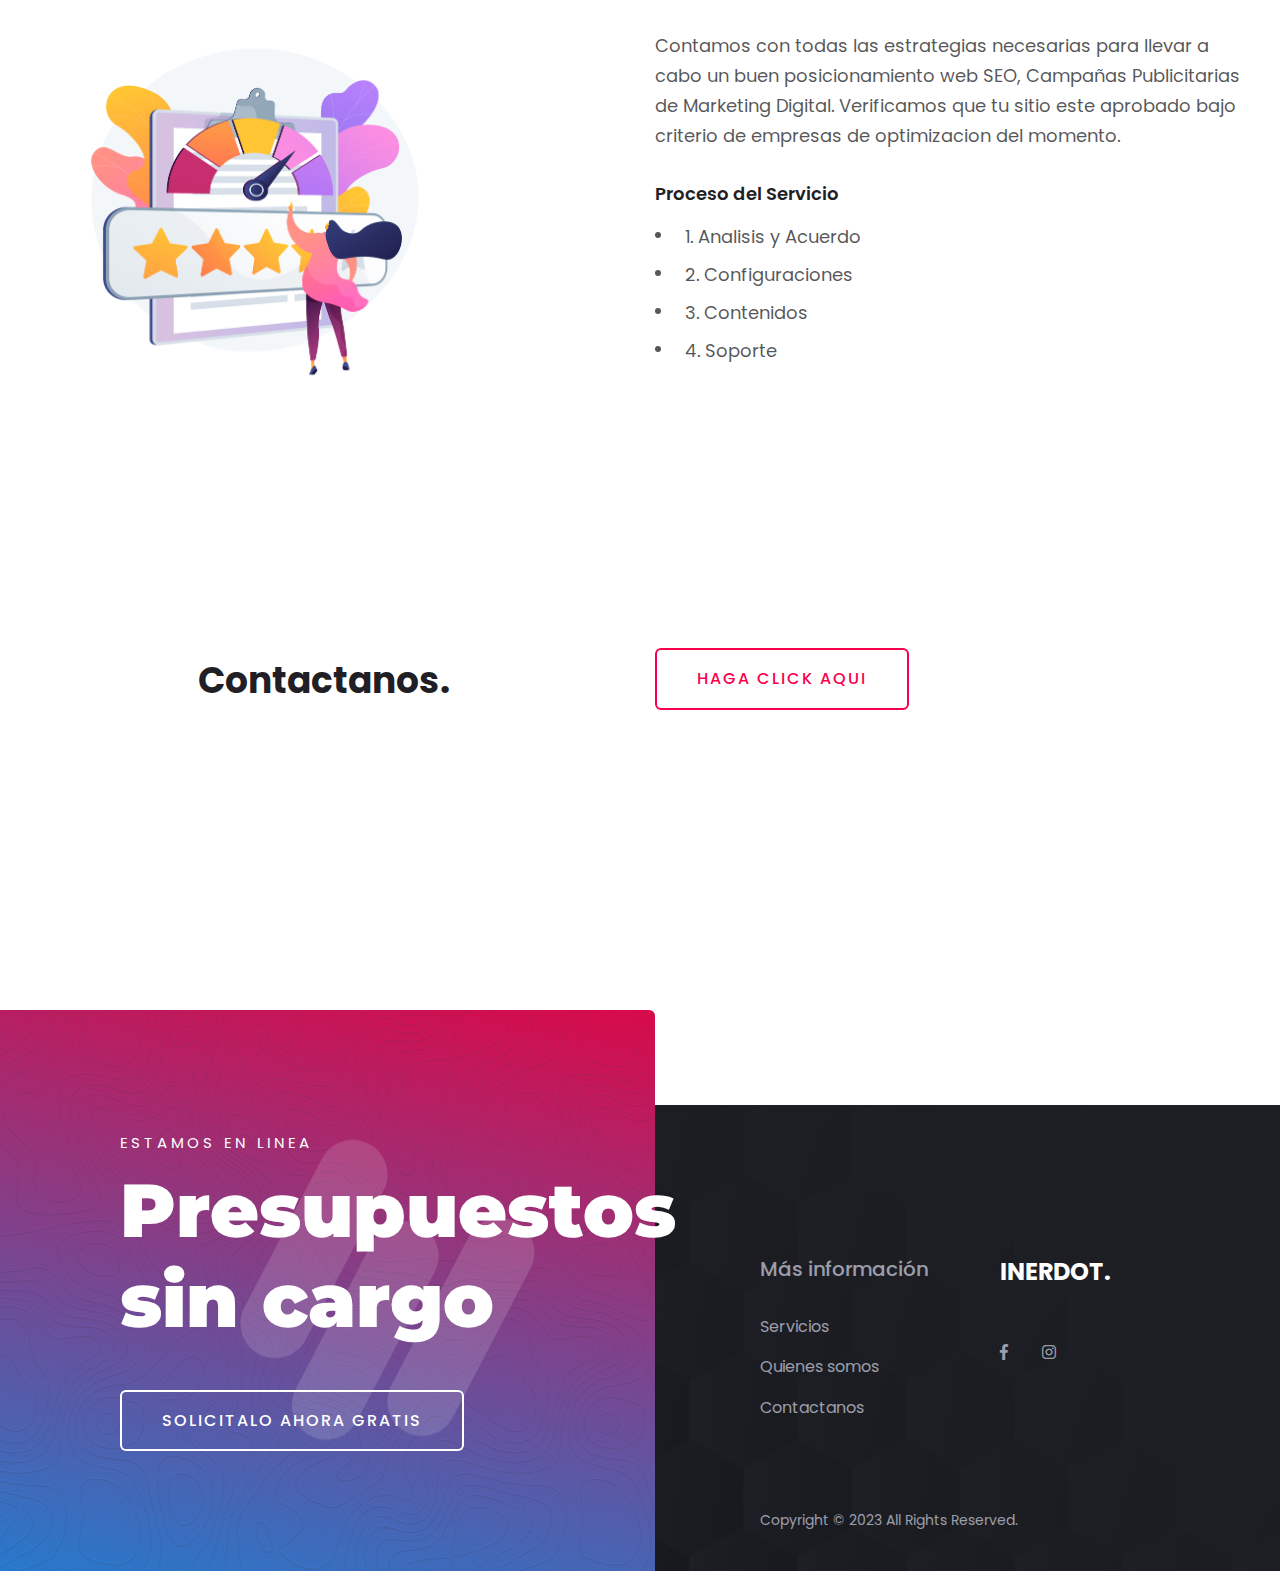
<file: publicidad-digital.html>
<!doctype html>
<html class="no-js" lang="en">

<head>
    <meta charset="utf-8">
    <meta http-equiv="x-ua-compatible" content="ie=edge">
    <title>Publicidad digital | INERDOT || Agencia Digital</title>
    <meta name="robots" content="noindex, follow" />
    <meta name="description" content="">
    <meta name="viewport" content="width=device-width, initial-scale=1, shrink-to-fit=no">
    <meta http-equiv="X-UA-Compatible" content="IE=Edge" />
    <!-- Favicon -->
    <link rel="shortcut icon" type="image/x-icon" href="assets/images/favicon.png">

    <!-- CSS
	============================================ -->
    <!-- Bootstrap CSS -->
    <link rel="stylesheet" href="assets/css/vendor/bootstrap.min.css">
    <link rel="stylesheet" href="assets/css/vendor/fontawesome.css">
    <link rel="stylesheet" href="assets/css/vendor/lightbox.css">
    <link rel="stylesheet" href="assets/css/plugins/plugins.css">
    <link rel="stylesheet" href="assets/css/style.css">

</head>

<body>
    <div class="main-page">
        <div id="my_switcher" class="my_switcher">
            <ul>
                <li>
                    <a href="javascript: void(0);" data-theme="light" class="setColor light">
                        <img src="assets/images/about/sun-01.svg" alt="Sun images"><span title="Light Mode"> Light</span>
                    </a>
                </li>
                <li>
                    <a href="javascript: void(0);" data-theme="dark" class="setColor dark">
                        <img src="assets/images/about/vector.svg" alt="Vector Images"><span title="Dark Mode"> Dark</span>
                    </a>
                </li>
            </ul>
        </div>
        <!-- Start Header -->
        <header class="header-area formobile-menu header--transparent black-logo-version ">
            <div class="header-wrapper" id="header-wrapper">
                <div class="header-left">
                    <div class="logo">
                        <a href="index.html">
                            <span class="h3 theme-gradient">INERDOT.</span>
                        </a>
                    </div>
                </div>
                <div class="header-right">
                    <div class="mainmenunav d-lg-block">
                        <!-- Start Mainmanu Nav -->
                        <nav class="main-menu-navbar">
                            <ul class="mainmenu">
                                <li>
                                    <a href="index.html">Inicio</a>
                                </li>

                                <li class="has-droupdown">
                                    <a href="#">Desarrollo web</a>
                                    <ul class="submenu">
                                        <li><a href="paginas-web.html">Paginas web</a></li>
                                        <li><a href="sistemas-web.html">Sistemas web</a></li>
                                        <li><a href="soporte-web.html">Soporte webmaster</a></li>
                                    </ul>
                                </li>
                                <li class="has-droupdown">
                                    <a href="#">Marketing digital</a>
                                    <ul class="submenu">
                                        <li><a href="identidad-grafica.html">Identidad de marca</a></li>
                                        <li><a href="publicidad-digital.html">Publicidades</a></li>
                                        <li><a href="grafica.html">Diseños graficos</a></li>
                                        <li><a href="redes-sociales.html">Redes Sociales</a></li>
                                    </ul>
                                </li>
                                <li>
                                    <a href="contacto.html">Contacto</a>
                                </li>
                            </ul>
                        </nav>
                        <!-- End Mainmanu Nav -->

                    </div>
                    
                    <!-- Start Humberger Menu  -->
                    <div class="humberger-menu d-block d-lg-none pl--20">
                        <span class="menutrigger text-white">
                    <i data-feather="menu"></i>
                </span>
                    </div>
                    <!-- End Humberger Menu  -->
                    <!-- Start Close Menu  -->
                    <div class="close-menu d-block d-lg-none">
                        <span class="closeTrigger">
                    <i data-feather="x"></i>
                </span>
                    </div>
                    <!-- End Close Menu  -->
                </div>
            </div>
        </header>
        <!-- Start Page Wrapper  -->
        <main class="page-wrapper">

            <!-- Start Slider Area  -->
            <div class="rn-slider-area">
                <!-- Start Single Slide  -->
                <div class="slide slide-style-1 slider-fixed--height d-flex align-items-center bg_image bg_image--1" data-black-overlay="6">
                    <div class="container position-relative">
                        <div class="row">
                            <div class="col-lg-12">
                                <div class="inner text-left text-white"> <span>CAMPAÑAS PUBLICITARIAS PARA SITIOS WEB</span><br />
                                    <h1 class="title idt-title">Publicidad <br />Digital. </h1>
                                </div>
                            </div>
                        </div>
                    </div>
                </div>
                <!-- End Single Slide  -->
            </div>

            

            <!-- Start Service Area  -->
            <div class="rn-service-area ptb--80 bg_image bg_image--3">
                
                
                                <!-- Start Contact Area  -->
                                <div class="container">
                                    <div class="row mt_dec--40">
                                        <div class="col-lg-12 mt--60">
                                            <div class="section-title text-center">
                                                <h2 style="font-size:38px;">¿Que Hacemos?</h2>
                                            </div>
                                        </div>
                                        <!-- Start Single Address  -->
                                        <div class="col-lg-3 col-md-3 col-sm-6 col-12 mt--40">
                                            <div class="rn-address">
                                                <div class="icon">
                                                    <i class="fas fa-phone"></i>
                                                </div>
                                                <div class="inner">
                                                    <h4 class="title">1. Análisis y Acuerdo</h4>
                                                    Nuestro primer valor es transmitir claridad, transparencia y profesionalidad en el proyecto.
                    
                                                </div>
                                            </div>
                                        </div>
                                        <!-- End Single Address  -->
                                        <!-- Start Single Address  -->
                                        <div class="col-lg-3 col-md-3 col-sm-6 col-12 mt--40">
                                            <div class="rn-address">
                                                <div class="icon">
                                                    <i class="fas fa-phone"></i>
                                                </div>
                                                <div class="inner">
                                                    <h4 class="title">2. Diseño solicitado</h4>
                                                    Desde el día 0 conocerás las etapas de entrega de tu proyecto pasando por Feedback sobre el diseño presentado en FIGMA hasta la fecha de implementación.
                    
                                                </div>
                                            </div>
                                        </div>
                                        <!-- End Single Address  -->
                                        <!-- Start Single Address  -->
                                        <div class="col-lg-3 col-md-3 col-sm-6 col-12 mt--40">
                                            <div class="rn-address">
                                                <div class="icon">
                                                    <i class="fas fa-phone"></i>
                                                </div>
                                                <div class="inner">
                                                    <h4 class="title">3. Presentación</h4>
                                                    ¡Tendras acceso al Backend de desarrollo para conocer el detrás de obra!
                    
                                                </div>
                                            </div>
                                        </div>
                                        <!-- End Single Address  -->
                                        <!-- Start Single Address  -->
                                        <div class="col-lg-3 col-md-3 col-sm-6 col-12 mt--40">
                                            <div class="rn-address">
                                                <div class="icon">
                                                    <i class="fas fa-phone"></i>
                                                </div>
                                                <div class="inner">
                                                    <h4 class="title">4. Soporte al cliente</h4>
                                                    ¡Tendras acceso al Backend de desarrollo para conocer el detrás de obra!
                    
                                                </div>
                                            </div>
                                        </div>
                                        <!-- End Single Address  -->
                    
                                    </div>
                                </div>
                    
                            <!-- End Contact Area  -->
                </div>
                <!-- Start Service Area  -->
            <!-- End Slider Area  -->

            <div class="rn-service-details rn-section-gap bg_color--1">
                <div class="container">
                    <div class="row">
                        <div class="col-lg-12">
                            <div class="service-details-inner">
                                <div class="inner">
                                    <!-- Start Single Content  -->
                                    <div class="row sercice-details-content pb--80 align-items-center">
                                        <div class="col-lg-6 col-12">
                                            <div class="thumb">
                                                <img class="w-75 h-75" src="assets/images/service-5.png" alt="Service Images" />
                                            </div>
                                        </div>
                                        <div class="col-lg-6 col-12">
                                            <div class="details mt_md--30 mt_sm--30">
                                                <p>Contamos con todas las estrategias necesarias para llevar a cabo un buen posicionamiento web SEO, Campañas Publicitarias de Marketing Digital.
                                                Verificamos que tu sitio este aprobado bajo criterio de empresas de optimizacion del momento.</p>
                                                <h5 class="title mt--30">Proceso del Servicio</h5>
                                                <ul class="liststyle bullet">
                                                    <li>1. Analisis y Acuerdo</li>
                                                    <li>2. Configuraciones</li>
                                                    <li>3. Contenidos</li>
                                                    <li>4. Soporte</li>
                                                </ul>
                                            </div>
                                        </div>
                                    </div>
                                    <!-- End Single Content  -->
                                </div>
                            </div>
                        </div>
                    </div>
                </div>
            </div>


            </div>
            

            
            <!-- Start contactanos  -->
            <div class="portfolio-related-work pb--120 bg_color--1 mt--60 mb--60">
                <div class="container">
                    <div class="row mt--10 mt--60 mb--60">

                        <div class="col-lg-6 mt--6 mb--60">
                            <div class="section-title text-center" style="margin-top: 20px;">
                                <h3>Contactanos.</h3>
                            </div>
                        </div>
                        <div class="col-lg-6 mt--6 mb--60">
                            <a class="rn-button-style--2 btn_solid" style="color: #f9004d !important;background:none !important;" href="contacto.html#contacto">
                                        <span>HAGA CLICK AQUI</span>
                                    </a>
                        </div>
                    </div>
                </div>
            </div>
            <!-- End contactanos -->
        </main>
        <!-- End Page Wrapper  -->
        <footer class="footer-area footer-default">
            <div class="footer-wrapper">
                <div class="row align-items-end row--0">
                    <div class="col-lg-6">
                        <div class="footer-left">
                            <div class="inner">
                                <span>Estamos en linea</span>
                                <h2>Presupuestos <br /> sin cargo</h2>
                                <a class="rn-button-style--2" href="contacto.html#presupuesto">
                                    <span>Solicitalo ahora gratis</span>
                                </a>
                            </div>
                        </div>
                    </div>
                    <div class="col-lg-6">
                        <div class="footer-right" data-black-overlay="6">
                            <div class="row">
                                <!-- Start Single Widget -->
                                <div class="col-lg-6 col-sm-6 col-12">
                                    <div class="footer-widget">
                                        <h4>Más información</h4>
                                        <ul class="ft-link">
                                            <li><a href="servicios.html">Servicios</a></li>
                                            <li><a href="agencia.html">Quienes somos</a></li>
                                            <li><a href="contacto.html">Contactanos</a></li>
                                        </ul>
                                    </div>
                                </div>
                                <!-- End Single Widget  -->
                                <!-- Start Single Widget -->
                                <div class="col-lg-6 col-sm-6 col-12 mt_mobile--30">
                                    <div class="footer-widget">
                                        <a href="index.html">
                                            <span class="h3 theme-gradient">INERDOT.</span>
                                        </a>
                                        <h4></h4>
                                        <ul class="ft-link">
                                            <li><a href="mailto:admin@example.com"></a></li>
                                            <li><a href="mailto:hr@example.com"></a></li>
                                        </ul>

                                        <div class="social-share-inner">
                                            <ul class="social-share social-style--2 d-flex justify-content-start liststyle mt--15">
                                                <li><a href="https://www.facebook.com/inerdot"><i class="fab fa-facebook-f"></i></a></li>
                                                <li><a href="https://www.instagram.com/inerdot.ad/"><i class="fab fa-instagram"></i></a></li>
                                            </ul>
                                        </div>
                                    </div>
                                </div>
                                <!-- End Single Widget  -->

                                <div class="col-lg-12">
                                    <div class="copyright-text">
                                        <p>Copyright © 2023 All Rights Reserved.</p>
                                    </div>
                                </div>
                            </div>
                        </div>
                    </div>
                </div>
            </div>
        </footer>
    </div>

    <!-- JS
============================================ -->
    <!-- Modernizer JS -->
    <script src="assets/js/vendor/modernizr.min.js"></script>
    <!-- jQuery JS -->
    <script src="assets/js/vendor/jquery.js"></script>
    <!-- Bootstrap JS -->
    <script src="assets/js/vendor/bootstrap.min.js"></script>
    <script src="assets/js/vendor/stellar.js"></script>
    <script src="assets/js/vendor/particles.js"></script>
    <script src="assets/js/vendor/masonry.js"></script>
    <script src="assets/js/vendor/stickysidebar.js"></script>
    <script src="assets/js/plugins/plugins.js"></script>
    <script src="assets/js/vendor/js.cookie.js"></script>
    <script src="assets/js/vendor/jquery.style.switcher.js"></script>
    <script src="assets/js/vendor/jquery-one-page-nav.js"></script>
    <!-- Main JS -->
    <script src="assets/js/main.js"></script>


</body>

</html>
</file>
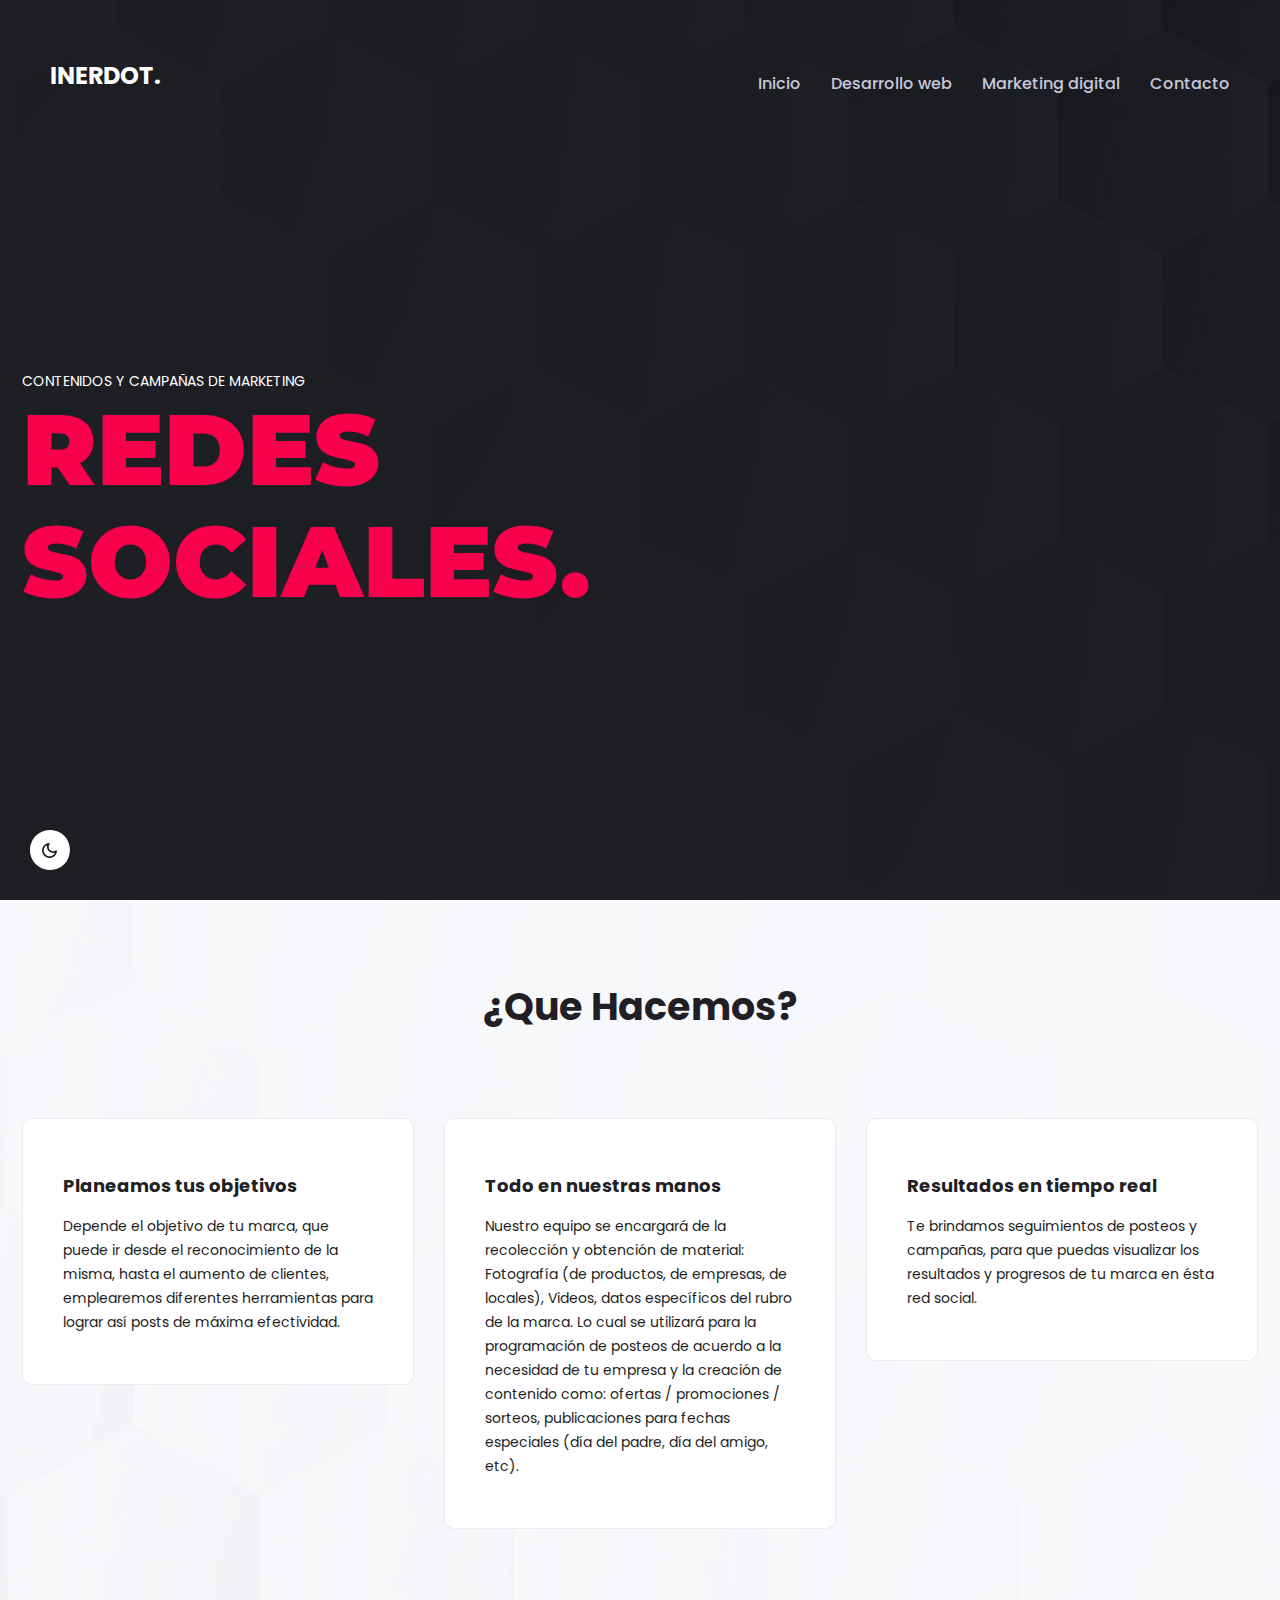
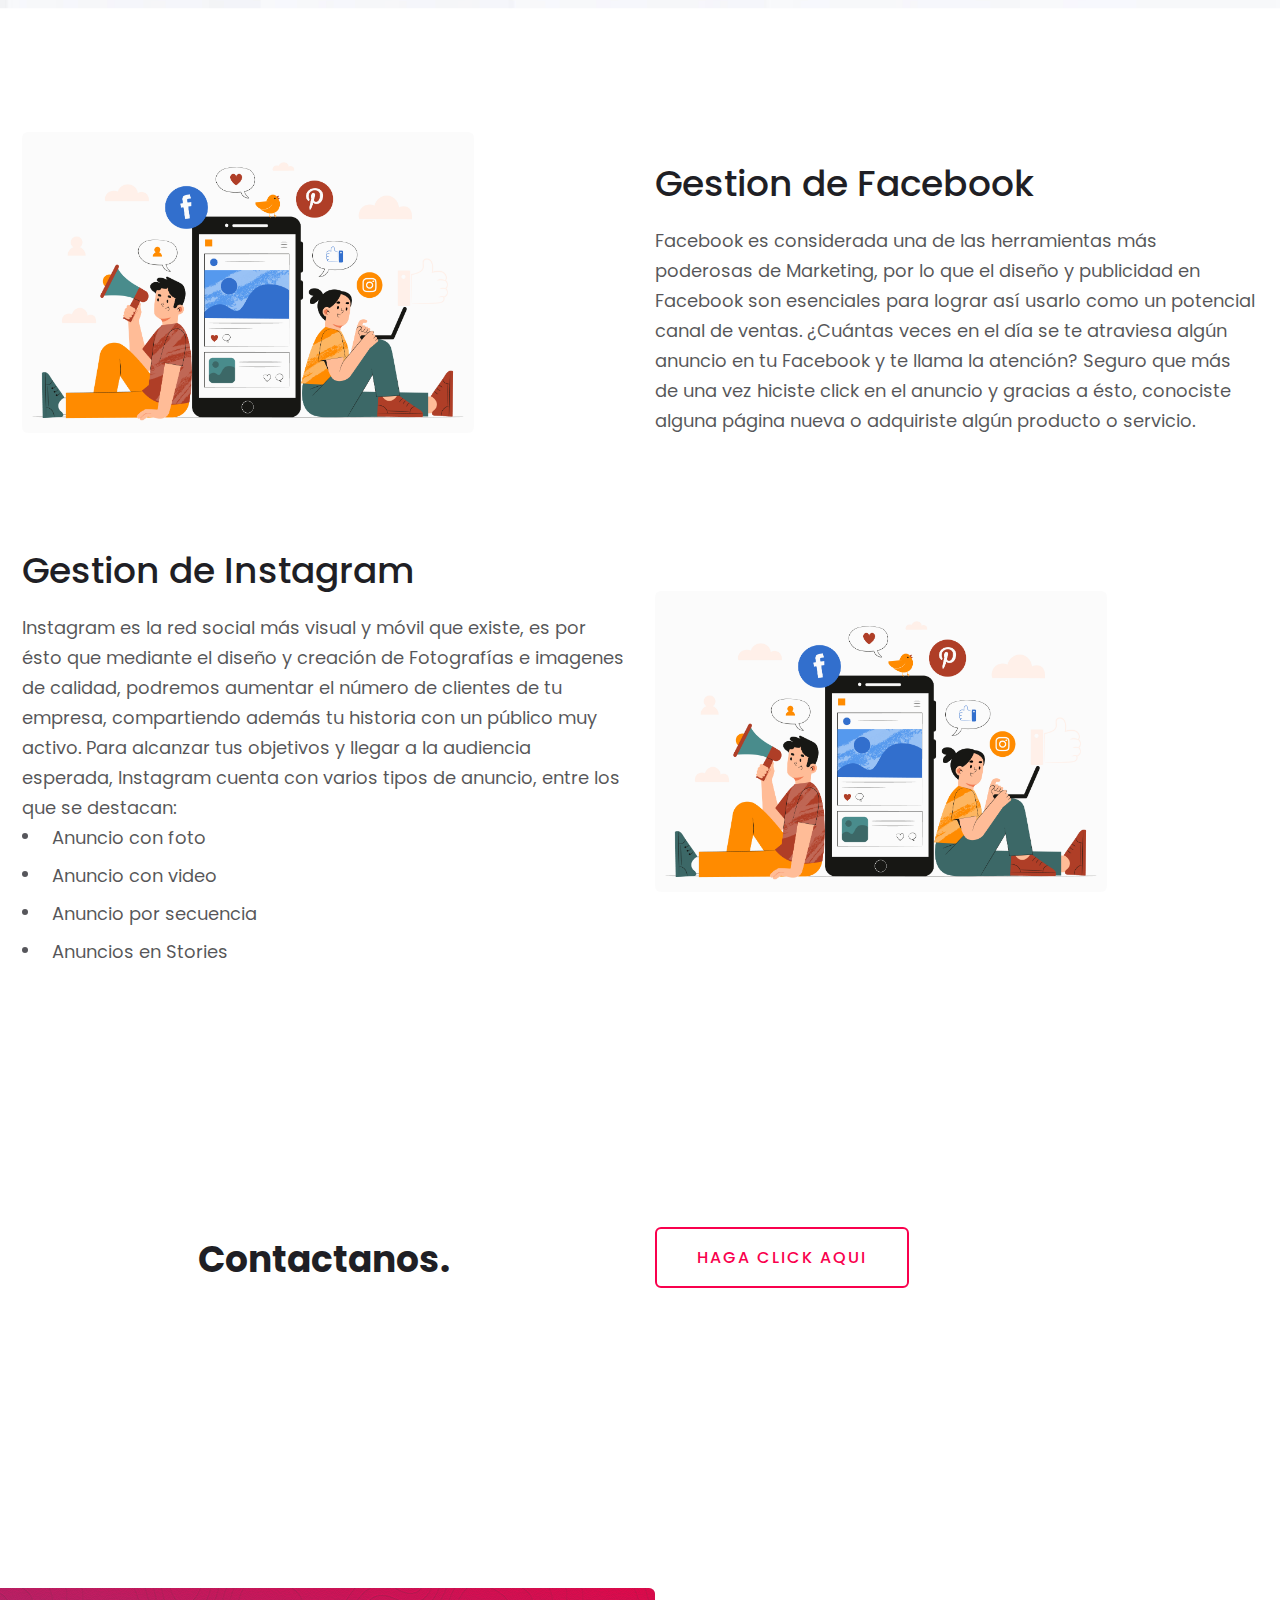
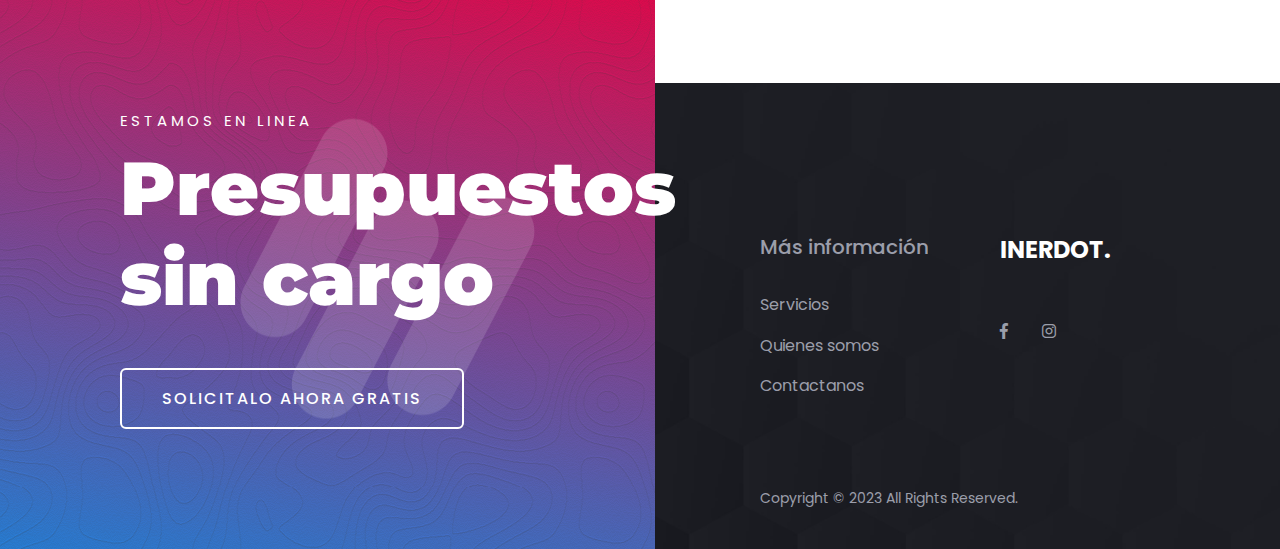
<file: redes-sociales.html>
<!doctype html>
<html class="no-js" lang="en">

<head>
    <meta charset="utf-8">
    <meta http-equiv="x-ua-compatible" content="ie=edge">
    <title>Publicidad digital | INERDOT || Agencia Digital</title>
    <meta name="robots" content="noindex, follow" />
    <meta name="description" content="">
    <meta name="viewport" content="width=device-width, initial-scale=1, shrink-to-fit=no">
    <meta http-equiv="X-UA-Compatible" content="IE=Edge" />
    <!-- Favicon -->
    <link rel="shortcut icon" type="image/x-icon" href="assets/images/favicon.png">

    <!-- CSS
	============================================ -->
    <!-- Bootstrap CSS -->
    <link rel="stylesheet" href="assets/css/vendor/bootstrap.min.css">
    <link rel="stylesheet" href="assets/css/vendor/fontawesome.css">
    <link rel="stylesheet" href="assets/css/vendor/lightbox.css">
    <link rel="stylesheet" href="assets/css/plugins/plugins.css">
    <link rel="stylesheet" href="assets/css/style.css">

</head>

<body>
    <div class="main-page">
        <div id="my_switcher" class="my_switcher">
            <ul>
                <li>
                    <a href="javascript: void(0);" data-theme="light" class="setColor light">
                        <img src="assets/images/about/sun-01.svg" alt="Sun images"><span title="Light Mode"> Light</span>
                    </a>
                </li>
                <li>
                    <a href="javascript: void(0);" data-theme="dark" class="setColor dark">
                        <img src="assets/images/about/vector.svg" alt="Vector Images"><span title="Dark Mode"> Dark</span>
                    </a>
                </li>
            </ul>
        </div>
        <!-- Start Header -->
        <header class="header-area formobile-menu header--transparent black-logo-version ">
            <div class="header-wrapper" id="header-wrapper">
                <div class="header-left">
                    <div class="logo">
                        <a href="index.html">
                            <span class="h3 theme-gradient">INERDOT.</span>
                        </a>
                    </div>
                </div>
                <div class="header-right">
                    <div class="mainmenunav d-lg-block">
                        <!-- Start Mainmanu Nav -->
                        <nav class="main-menu-navbar">
                            <ul class="mainmenu">
                                <li>
                                    <a href="index.html">Inicio</a>
                                </li>

                                <li class="has-droupdown">
                                    <a href="#">Desarrollo web</a>
                                    <ul class="submenu">
                                        <li><a href="paginas-web.html">Paginas web</a></li>
                                        <li><a href="sistemas-web.html">Sistemas web</a></li>
                                        <li><a href="soporte-web.html">Soporte webmaster</a></li>
                                    </ul>
                                </li>
                                <li class="has-droupdown">
                                    <a href="#">Marketing digital</a>
                                    <ul class="submenu">
                                        <li><a href="identidad-grafica.html">Identidad de marca</a></li>
                                        <li><a href="publicidad-digital.html">Publicidades</a></li>
                                        <li><a href="grafica.html">Diseños graficos</a></li>
                                        <li><a href="redes-sociales.html">Redes Sociales</a></li>
                                    </ul>
                                </li>
                                <li>
                                    <a href="contacto.html">Contacto</a>
                                </li>
                            </ul>
                        </nav>
                        <!-- End Mainmanu Nav -->

                    </div>
                    
                    <!-- Start Humberger Menu  -->
                    <div class="humberger-menu d-block d-lg-none pl--20">
                        <span class="menutrigger text-white">
                    <i data-feather="menu"></i>
                </span>
                    </div>
                    <!-- End Humberger Menu  -->
                    <!-- Start Close Menu  -->
                    <div class="close-menu d-block d-lg-none">
                        <span class="closeTrigger">
                    <i data-feather="x"></i>
                </span>
                    </div>
                    <!-- End Close Menu  -->
                </div>
            </div>
        </header>
        <!-- Start Page Wrapper  -->
        <main class="page-wrapper">

            <!-- Start Slider Area  -->
            <div class="rn-slider-area">
                <!-- Start Single Slide  -->
                <div class="slide slide-style-1 slider-fixed--height d-flex align-items-center bg_image bg_image--1" data-black-overlay="6">
                    <div class="container position-relative">
                        <div class="row">
                            <div class="col-lg-12">
                                <div class="inner text-left text-white"> <span>CONTENIDOS Y CAMPAÑAS DE MARKETING</span><br />
                                    <h1 class="title idt-title">Redes <br />Sociales. </h1>
                                </div>
                            </div>
                        </div>
                    </div>
                </div>
                <!-- End Single Slide  -->
            </div>

            

            <!-- Start Service Area  -->
            <div class="rn-service-area ptb--80 bg_image bg_image--3">
                
                
                <!-- Start Contact Area  -->
                <div class="container">
                    <div class="row mt_dec--40">
                        <div class="col-lg-12 mt--60">
                            <div class="section-title text-center">
                                <h2 style="font-size:38px;">¿Que Hacemos?</h2>
                            </div>
                        </div>
                        <!-- Start Single Address  -->
                        <div class="col-lg-4 col-md-4 col-sm-6 col-12 mt--40">
                            <div class="rn-address">
                                <div class="icon">
                                    <i class="fas fa-phone"></i>
                                </div>
                                <div class="inner">
                                    <h4 class="title">Planeamos tus objetivos</h4>
                                    Depende el objetivo de tu marca, que puede ir desde el reconocimiento de la misma, hasta el aumento de clientes, emplearemos diferentes herramientas para lograr así posts de máxima efectividad.
    
                                </div>
                            </div>
                        </div>
                        <!-- End Single Address  -->
                        <!-- Start Single Address  -->
                        <div class="col-lg-4 col-md-4 col-sm-6 col-12 mt--40">
                            <div class="rn-address">
                                <div class="icon">
                                    <i class="fas fa-phone"></i>
                                </div>
                                <div class="inner">
                                    <h4 class="title">Todo en nuestras manos</h4>
                                    Nuestro equipo se encargará de la recolección y obtención de material: Fotografía (de productos, de empresas, de locales), Videos, datos específicos del rubro de la marca. Lo cual se utilizará para la programación de posteos de acuerdo a la necesidad de tu empresa y la creación de contenido como: ofertas / promociones / sorteos, publicaciones para fechas especiales (día del padre, día del amigo, etc).
    
                                </div>
                            </div>
                        </div>
                        <!-- End Single Address  -->
                        <!-- Start Single Address  -->
                        <div class="col-lg-4 col-md-4 col-sm-6 col-12 mt--40">
                            <div class="rn-address">
                                <div class="icon">
                                    <i class="fas fa-phone"></i>
                                </div>
                                <div class="inner">
                                    <h4 class="title">Resultados en tiempo real</h4>
                                    Te brindamos seguimientos de posteos y campañas, para que puedas visualizar los resultados y progresos de tu marca en ésta red social.
    
                                </div>
                            </div>
                        </div>
                        <!-- End Single Address  -->
    
                    </div>
                </div>
    
            <!-- End Contact Area  -->
                </div>
                <!-- Start Service Area  -->
            <!-- End Slider Area  -->

            <div class="rn-service-details rn-section-gap bg_color--1">
                <div class="container">
                    <div class="row">
                        <div class="col-lg-12">
                            <div class="service-details-inner">
                                <div class="inner">
                                    <!-- Start Single Content  -->
                                    <div class="row sercice-details-content pb--80 align-items-center">
                                        <div class="col-lg-6 col-12">
                                            <div class="thumb">
                                                <img class="w-75 h-75" src="assets/images/service-7.png" alt="Service Images" />
                                            </div>
                                        </div>
                                        <div class="col-lg-6 col-12">
                                            <div class="details mt_md--30 mt_sm--30">
                                                <h4 class="title">Gestion de Facebook</h4>
                                                <p>
                                                    Facebook es considerada una de las herramientas más poderosas de Marketing, por lo que el diseño y publicidad en Facebook son esenciales para lograr así usarlo como un potencial canal de ventas.
                                                    ¿Cuántas veces en el día se te atraviesa algún anuncio en tu Facebook y te llama la atención? Seguro que más de una vez hiciste click en el anuncio y gracias a ésto, conociste alguna página nueva o adquiriste algún producto o servicio.
                                                </p>
                                                
                                            </div>
                                        </div>
                                    </div>
                                    <!-- End Single Content  -->
                                    <!-- Start Single Content  -->
                                    <div class="row sercice-details-content pb--80 align-items-center">
                                        <div class="col-lg-6 col-12">
                                            <div class="details mt_md--30 mt_sm--30">
                                                <h4 class="title">Gestion de Instagram</h4>
                                                <p>
                                                    Instagram es la red social más visual y móvil que existe, es por ésto que mediante el diseño y creación de Fotografías e imagenes de calidad, podremos aumentar el número de clientes de tu empresa, compartiendo además tu historia con un público muy activo.
                                                    Para alcanzar tus objetivos y llegar a la audiencia esperada, Instagram cuenta con varios tipos de anuncio, entre los que se destacan:
                                                </p>
                                                <ul class="liststyle bullet">
                                                    <li>Anuncio con foto</li>
                                                    <li>Anuncio con video</li>
                                                    <li>Anuncio por secuencia</li>
                                                    <li>Anuncios en Stories</li>
                                                </ul>
                                                
                                            </div>
                                        </div>
                                        <div class="col-lg-6 col-12">
                                            <div class="thumb">
                                                <img class="w-75 h-75" src="assets/images/service-7.png" alt="Service Images" />
                                            </div>
                                        </div>
                                    </div>
                                    <!-- End Single Content  -->
                                </div>
                            </div>
                        </div>
                    </div>
                </div>
            </div>


            </div>
            

                        <!-- Start contactanos  -->
                        <div class="portfolio-related-work pb--120 bg_color--1 mt--60 mb--60">
                            <div class="container">
                                <div class="row mt--10 mt--60 mb--60">
            
                                    <div class="col-lg-6 mt--6 mb--60">
                                        <div class="section-title text-center" style="margin-top: 20px;">
                                            <h3>Contactanos.</h3>
                                        </div>
                                    </div>
                                    <div class="col-lg-6 mt--6 mb--60">
                                        <a class="rn-button-style--2 btn_solid" style="color: #f9004d !important;background:none !important;" href="contacto.html#contacto">
                                                    <span>HAGA CLICK AQUI</span>
                                                </a>
                                    </div>
                                </div>
                            </div>
                        </div>
                        <!-- End contactanos -->

        </main>
        <!-- End Page Wrapper  -->
        <footer class="footer-area footer-default">
            <div class="footer-wrapper">
                <div class="row align-items-end row--0">
                    <div class="col-lg-6">
                        <div class="footer-left">
                            <div class="inner">
                                <span>Estamos en linea</span>
                                <h2>Presupuestos <br /> sin cargo</h2>
                                <a class="rn-button-style--2" href="contacto.html#presupuesto">
                                    <span>Solicitalo ahora gratis</span>
                                </a>
                            </div>
                        </div>
                    </div>
                    <div class="col-lg-6">
                        <div class="footer-right" data-black-overlay="6">
                            <div class="row">
                                <!-- Start Single Widget -->
                                <div class="col-lg-6 col-sm-6 col-12">
                                    <div class="footer-widget">
                                        <h4>Más información</h4>
                                        <ul class="ft-link">
                                            <li><a href="servicios.html">Servicios</a></li>
                                            <li><a href="agencia.html">Quienes somos</a></li>
                                            <li><a href="contacto.html">Contactanos</a></li>
                                        </ul>
                                    </div>
                                </div>
                                <!-- End Single Widget  -->
                                <!-- Start Single Widget -->
                                <div class="col-lg-6 col-sm-6 col-12 mt_mobile--30">
                                    <div class="footer-widget">
                                        <a href="index.html">
                                            <span class="h3 theme-gradient">INERDOT.</span>
                                        </a>
                                        <h4></h4>
                                        <ul class="ft-link">
                                            <li><a href="mailto:admin@example.com"></a></li>
                                            <li><a href="mailto:hr@example.com"></a></li>
                                        </ul>

                                        <div class="social-share-inner">
                                            <ul class="social-share social-style--2 d-flex justify-content-start liststyle mt--15">
                                                <li><a href="https://www.facebook.com/inerdot"><i class="fab fa-facebook-f"></i></a></li>
                                                <li><a href="https://www.instagram.com/inerdot.ad/"><i class="fab fa-instagram"></i></a></li>
                                            </ul>
                                        </div>
                                    </div>
                                </div>
                                <!-- End Single Widget  -->

                                <div class="col-lg-12">
                                    <div class="copyright-text">
                                        <p>Copyright © 2023 All Rights Reserved.</p>
                                    </div>
                                </div>
                            </div>
                        </div>
                    </div>
                </div>
            </div>
        </footer>
    </div>

    <!-- JS
============================================ -->
    <!-- Modernizer JS -->
    <script src="assets/js/vendor/modernizr.min.js"></script>
    <!-- jQuery JS -->
    <script src="assets/js/vendor/jquery.js"></script>
    <!-- Bootstrap JS -->
    <script src="assets/js/vendor/bootstrap.min.js"></script>
    <script src="assets/js/vendor/stellar.js"></script>
    <script src="assets/js/vendor/particles.js"></script>
    <script src="assets/js/vendor/masonry.js"></script>
    <script src="assets/js/vendor/stickysidebar.js"></script>
    <script src="assets/js/plugins/plugins.js"></script>
    <script src="assets/js/vendor/js.cookie.js"></script>
    <script src="assets/js/vendor/jquery.style.switcher.js"></script>
    <script src="assets/js/vendor/jquery-one-page-nav.js"></script>
    <!-- Main JS -->
    <script src="assets/js/main.js"></script>


</body>

</html>
</file>
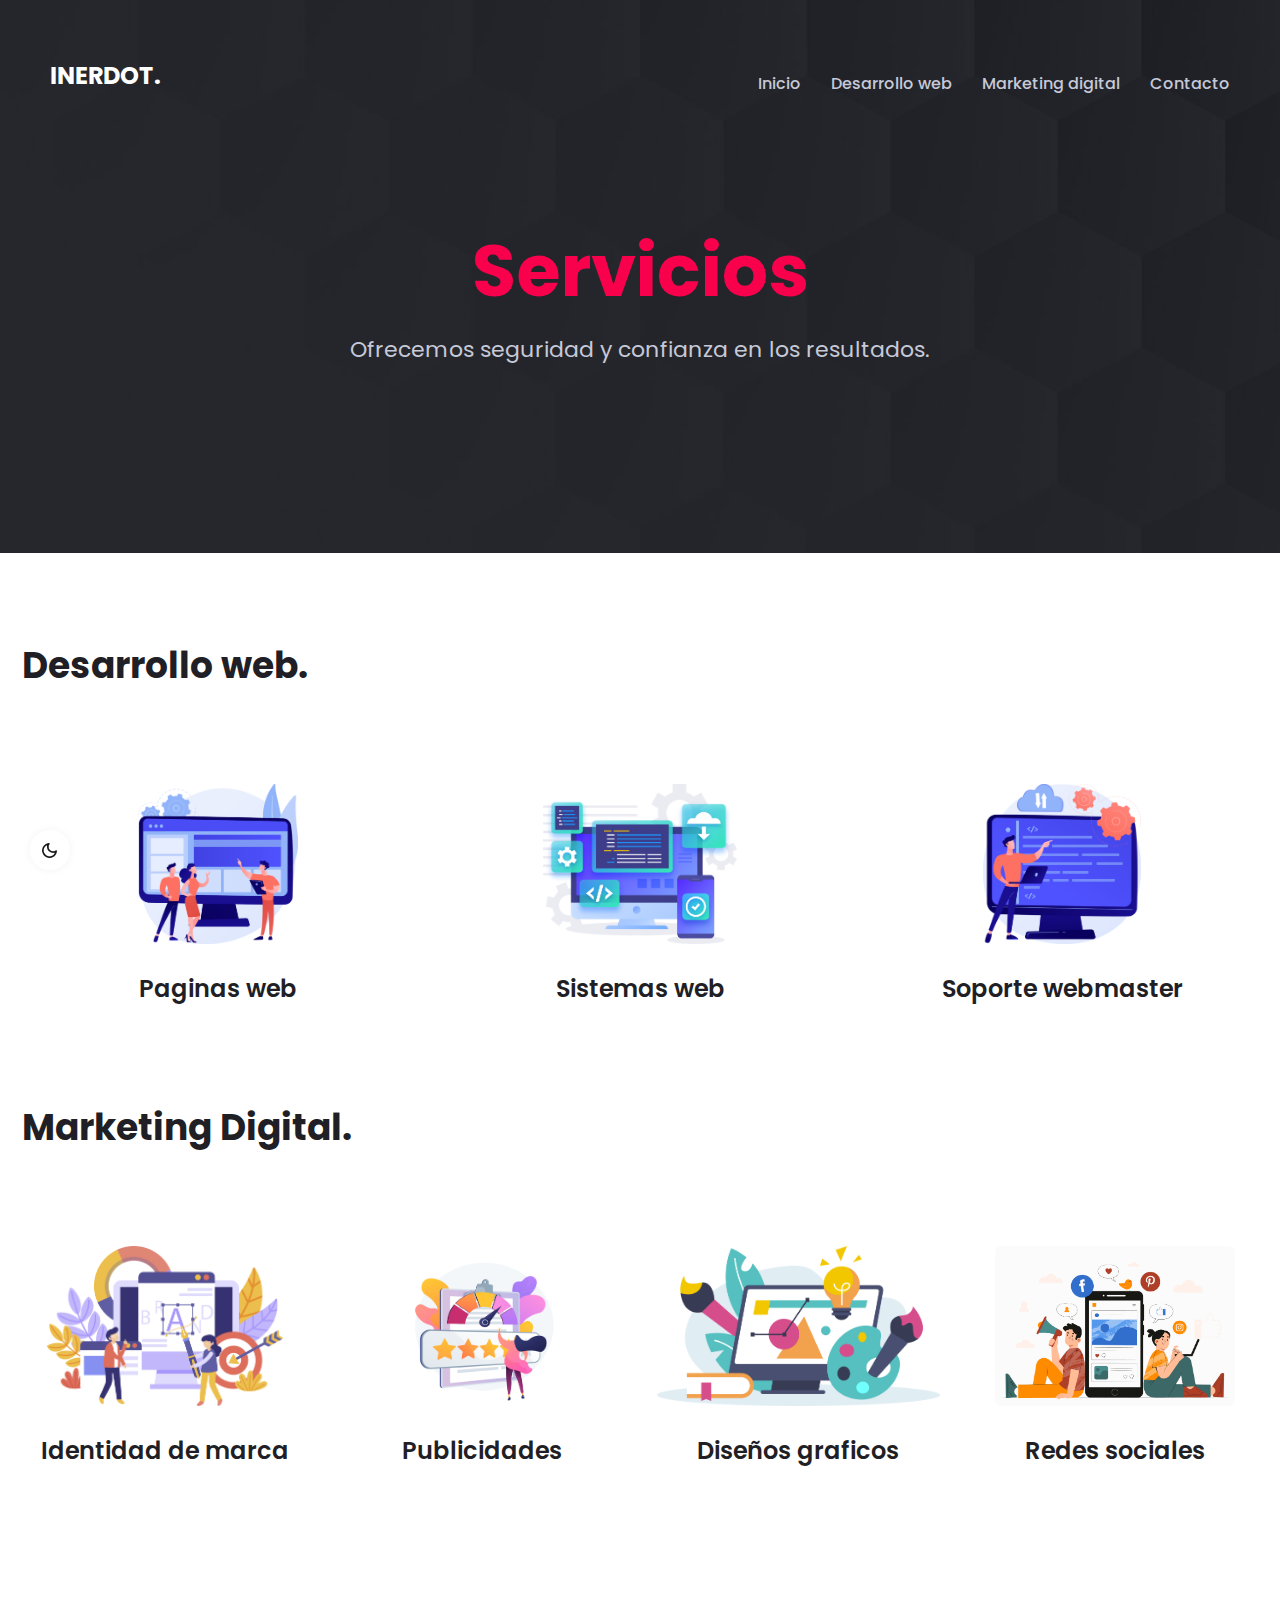
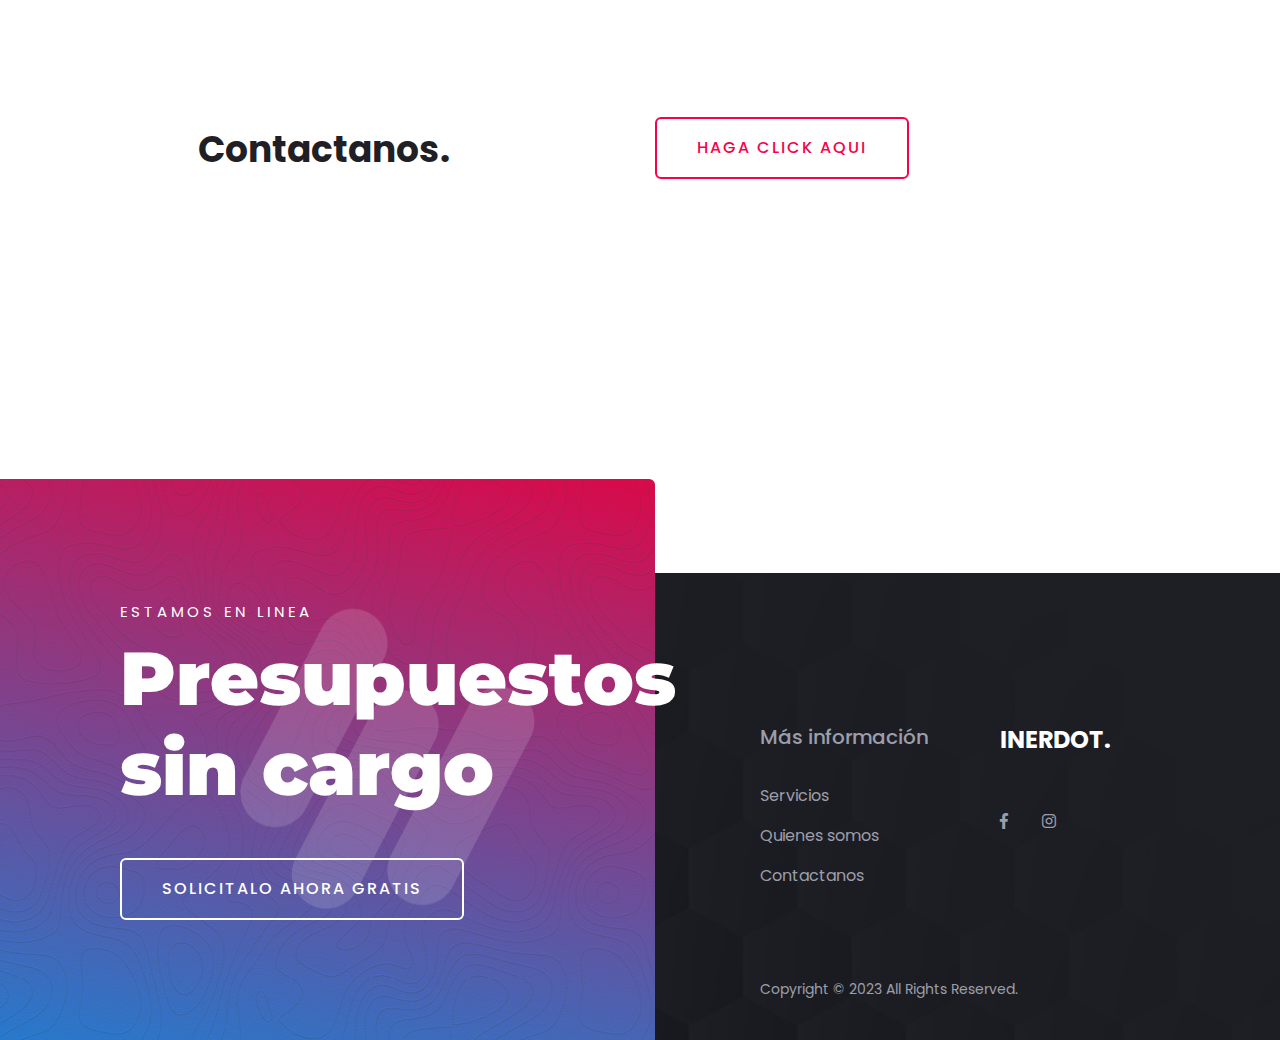
<file: servicios.html>
<!doctype html>
<html class="no-js" lang="en">

<head>
    <meta charset="utf-8">
    <meta http-equiv="x-ua-compatible" content="ie=edge">
    <title>Publicidad digital | INERDOT || Agencia Digital</title>
    <meta name="robots" content="noindex, follow" />
    <meta name="description" content="">
    <meta name="viewport" content="width=device-width, initial-scale=1, shrink-to-fit=no">
    <meta http-equiv="X-UA-Compatible" content="IE=Edge" />
    <!-- Favicon -->
    <link rel="shortcut icon" type="image/x-icon" href="assets/images/favicon.png">

    <!-- CSS
	============================================ -->
    <!-- Bootstrap CSS -->
    <link rel="stylesheet" href="assets/css/vendor/bootstrap.min.css">
    <link rel="stylesheet" href="assets/css/vendor/fontawesome.css">
    <link rel="stylesheet" href="assets/css/vendor/lightbox.css">
    <link rel="stylesheet" href="assets/css/plugins/plugins.css">
    <link rel="stylesheet" href="assets/css/style.css">

</head>

<body>
    <div class="main-page">
        <div id="my_switcher" class="my_switcher">
            <ul>
                <li>
                    <a href="javascript: void(0);" data-theme="light" class="setColor light">
                        <img src="assets/images/about/sun-01.svg" alt="Sun images"><span title="Light Mode"> Light</span>
                    </a>
                </li>
                <li>
                    <a href="javascript: void(0);" data-theme="dark" class="setColor dark">
                        <img src="assets/images/about/vector.svg" alt="Vector Images"><span title="Dark Mode"> Dark</span>
                    </a>
                </li>
            </ul>
        </div>
        <!-- Start Header -->
        <header class="header-area formobile-menu header--transparent black-logo-version ">
            <div class="header-wrapper" id="header-wrapper">
                <div class="header-left">
                    <div class="logo">
                        <a href="index.html">
                            <span class="h3 theme-gradient">INERDOT.</span>
                        </a>
                    </div>
                </div>
                <div class="header-right">
                    <div class="mainmenunav d-lg-block">
                        <!-- Start Mainmanu Nav -->
                        <nav class="main-menu-navbar">
                            <ul class="mainmenu">
                                <li>
                                    <a href="index.html">Inicio</a>
                                </li>

                                <li class="has-droupdown">
                                    <a href="#">Desarrollo web</a>
                                    <ul class="submenu">
                                        <li><a href="paginas-web.html">Paginas web</a></li>
                                        <li><a href="sistemas-web.html">Sistemas web</a></li>
                                        <li><a href="soporte-web.html">Soporte webmaster</a></li>
                                    </ul>
                                </li>
                                <li class="has-droupdown">
                                    <a href="#">Marketing digital</a>
                                    <ul class="submenu">
                                        <li><a href="identidad-grafica.html">Identidad de marca</a></li>
                                        <li><a href="publicidad-digital.html">Publicidades</a></li>
                                        <li><a href="grafica.html">Diseños graficos</a></li>
                                        <li><a href="redes-sociales.html">Redes Sociales</a></li>
                                    </ul>
                                </li>
                                <li>
                                    <a href="contacto.html">Contacto</a>
                                </li>
                            </ul>
                        </nav>
                        <!-- End Mainmanu Nav -->

                    </div>
                    
                    <!-- Start Humberger Menu  -->
                    <div class="humberger-menu d-block d-lg-none pl--20">
                        <span class="menutrigger text-white">
                    <i data-feather="menu"></i>
                </span>
                    </div>
                    <!-- End Humberger Menu  -->
                    <!-- Start Close Menu  -->
                    <div class="close-menu d-block d-lg-none">
                        <span class="closeTrigger">
                    <i data-feather="x"></i>
                </span>
                    </div>
                    <!-- End Close Menu  -->
                </div>
            </div>
        </header>
        <!-- Start Page Wrapper  -->
        <main class="page-wrapper">

        <!-- Start Breadcrump Area  -->
        <div class="rn-page-title-area pt--120 pb--190 pb_md--100 pb_sm--100 bg_image bg_image--1" data-black-overlay="5">
            <div class="container">
                <div class="row">
                    <div class="col-lg-12">
                        <div class="rn-page-title text-center pt--100">
                            <h2 class="title idt-title">Servicios</h2>
                            <p>Ofrecemos seguridad y confianza en los resultados. </p>
                        </div>
                    </div>
                </div>
            </div>
        </div>
        <!-- End Breadcrump Area  -->

            <!-- Start Related Work  -->
            <div class="portfolio-related-work pb--120 bg_color--1 mt--60 mb--60">
                <div class="container">
                    <div class="row mt--10 mt--60 mb--60">

                        <div class="col-lg-12 mt--60 mb--60">
                            <div class="section-title text-left">
                                <h3>Desarrollo web.</h3>
                            </div>
                        </div>
                        <!-- Start Single Work  -->
                        <div class="col-lg-4 col-md-4 col-12">
                            <div class="related-work text-center mt--30">
                                <div class="thumb">
                                    <a href="paginas-web.html">
                                        <img src="assets/images/service-1.png" height="50%" width="50%" alt="Portfolio-images">
                                    </a>
                                </div>
                                <div class="inner">
                                    <h4><a href="paginas-web.html">Paginas web</a></h4>
                                </div>
                            </div>
                        </div>
                        <!-- End Single Work  -->

                        <!-- Start Single Work  -->
                        <div class="col-lg-4 col-md-4 col-12">
                            <div class="related-work text-center mt--30">
                                <div class="thumb">
                                    <a href="sistemas-web.html">
                                        <img src="assets/images/service-2.png" height="50%" width="50%" alt="Portfolio-images">
                                    </a>
                                </div>
                                <div class="inner">
                                    <h4><a href="sistemas-web.html">Sistemas web</a></h4>
                                </div>
                            </div>
                        </div>
                        <!-- End Single Work  -->
                        
                        <!-- Start Single Work  -->
                        <div class="col-lg-4 col-md-4 col-12">
                            <div class="related-work text-center mt--30">
                                <div class="thumb">
                                    <a href="soporte-web.html">
                                        <img src="assets/images/service-3.png" height="50%" width="50%" alt="Portfolio-images">
                                    </a>
                                </div>
                                <div class="inner">
                                    <h4><a href="soporte-web.html">Soporte webmaster</a></h4>
                                </div>
                            </div>
                        </div>
                        <!-- End Single Work  -->
                        
                    </div>
                    <div class="row mt--60 mb--60">
                        <div class="col-lg-12 mt--60 mb--60">
                            <div class="section-title text-left">
                                <h3>Marketing Digital.</h3>
                            </div>
                        </div>
                        <!-- Start Single Work  -->
                        <div class="col-lg-3 col-md-3 col-12">
                            <div class="related-work text-center mt--30">
                                <div class="thumb">
                                    <a href="identidad-grafica.html">
                                        <img src="assets/images/service-4.png" height="50%" width="50%" alt="Portfolio-images">
                                    </a>
                                </div>
                                <div class="inner">
                                    <h4><a href="identidad-grafica.html">Identidad de marca</a></h4>
                                </div>
                            </div>
                        </div>
                        <!-- End Single Work  -->
                        
                        <!-- Start Single Work  -->
                        <div class="col-lg-3 col-md-3 col-12">
                            <div class="related-work text-center mt--30">
                                <div class="thumb">
                                    <a href="publicidad-digital.html">
                                        <img src="assets/images/service-5.png" height="50%" width="50%" alt="Portfolio-images">
                                    </a>
                                </div>
                                <div class="inner">
                                    <h4><a href="publicidad-digital.html">Publicidades</a></h4>
                                </div>
                            </div>
                        </div>
                        <!-- End Single Work  -->
                        
                        <!-- Start Single Work  -->
                        <div class="col-lg-3 col-md-3 col-12">
                            <div class="related-work text-center mt--30">
                                <div class="thumb">
                                    <a href="grafica.html">
                                        <img src="assets/images/service-6.png" height="50%" width="50%" alt="Portfolio-images">
                                    </a>
                                </div>
                                <div class="inner">
                                    <h4><a href="grafica.html">Diseños graficos</a></h4>
                                </div>
                            </div>
                        </div>
                        <!-- End Single Work  -->

                        <!-- Start Single Work  -->
                        <div class="col-lg-3 col-md-3 col-12">
                            <div class="related-work text-center mt--30">
                                <div class="thumb">
                                    <a href="redes-sociales.html">
                                        <img src="assets/images/service-7.png" height="50%" width="50%" alt="Portfolio-images">
                                    </a>
                                </div>
                                <div class="inner">
                                    <h4><a href="redes-sociales.html">Redes sociales</a></h4>
                                </div>
                            </div>
                        </div>
                        <!-- End Single Work  -->
                        
                    </div>
                </div>
            </div>
            <!-- End Related Work  -->

            <!-- Start contactanos  -->
            <div class="portfolio-related-work pb--120 bg_color--1 mt--60 mb--60">
                <div class="container">
                    <div class="row mt--10 mt--60 mb--60">

                        <div class="col-lg-6 mt--6 mb--60">
                            <div class="section-title text-center" style="margin-top: 20px;">
                                <h3>Contactanos.</h3>
                            </div>
                        </div>
                        <div class="col-lg-6 mt--6 mb--60">
                            <a class="rn-button-style--2 btn_solid" style="color: #f9004d !important;background:none !important;" href="contacto.html#contacto">
                                        <span>HAGA CLICK AQUI</span>
                                    </a>
                        </div>
                    </div>
                </div>
            </div>
            <!-- End contactanos -->
        </main>
        <!-- End Page Wrapper  -->
        <footer class="footer-area footer-default">
            <div class="footer-wrapper">
                <div class="row align-items-end row--0">
                    <div class="col-lg-6">
                        <div class="footer-left">
                            <div class="inner">
                                <span>Estamos en linea</span>
                                <h2>Presupuestos <br /> sin cargo</h2>
                                <a class="rn-button-style--2" href="contacto.html#presupuesto">
                                    <span>Solicitalo ahora gratis</span>
                                </a>
                            </div>
                        </div>
                    </div>
                    <div class="col-lg-6">
                        <div class="footer-right" data-black-overlay="6">
                            <div class="row">
                                <!-- Start Single Widget -->
                                <div class="col-lg-6 col-sm-6 col-12">
                                    <div class="footer-widget">
                                        <h4>Más información</h4>
                                        <ul class="ft-link">
                                            <li><a href="servicios.html">Servicios</a></li>
                                            <li><a href="agencia.html">Quienes somos</a></li>
                                            <li><a href="contacto.html">Contactanos</a></li>
                                        </ul>
                                    </div>
                                </div>
                                <!-- End Single Widget  -->
                                <!-- Start Single Widget -->
                                <div class="col-lg-6 col-sm-6 col-12 mt_mobile--30">
                                    <div class="footer-widget">
                                        <a href="index.html">
                                            <span class="h3 theme-gradient">INERDOT.</span>
                                        </a>
                                        <h4></h4>
                                        <ul class="ft-link">
                                            <li><a href="mailto:admin@example.com"></a></li>
                                            <li><a href="mailto:hr@example.com"></a></li>
                                        </ul>

                                        <div class="social-share-inner">
                                            <ul class="social-share social-style--2 d-flex justify-content-start liststyle mt--15">
                                                <li><a href="https://www.facebook.com/inerdot"><i class="fab fa-facebook-f"></i></a></li>
                                                <li><a href="https://www.instagram.com/inerdot.ad/"><i class="fab fa-instagram"></i></a></li>
                                            </ul>
                                        </div>
                                    </div>
                                </div>
                                <!-- End Single Widget  -->

                                <div class="col-lg-12">
                                    <div class="copyright-text">
                                        <p>Copyright © 2023 All Rights Reserved.</p>
                                    </div>
                                </div>
                            </div>
                        </div>
                    </div>
                </div>
            </div>
        </footer>
    </div>

    <!-- JS
============================================ -->
    <!-- Modernizer JS -->
    <script src="assets/js/vendor/modernizr.min.js"></script>
    <!-- jQuery JS -->
    <script src="assets/js/vendor/jquery.js"></script>
    <!-- Bootstrap JS -->
    <script src="assets/js/vendor/bootstrap.min.js"></script>
    <script src="assets/js/vendor/stellar.js"></script>
    <script src="assets/js/vendor/particles.js"></script>
    <script src="assets/js/vendor/masonry.js"></script>
    <script src="assets/js/vendor/stickysidebar.js"></script>
    <script src="assets/js/plugins/plugins.js"></script>
    <script src="assets/js/vendor/js.cookie.js"></script>
    <script src="assets/js/vendor/jquery.style.switcher.js"></script>
    <script src="assets/js/vendor/jquery-one-page-nav.js"></script>
    <!-- Main JS -->
    <script src="assets/js/main.js"></script>


</body>

</html>
</file>
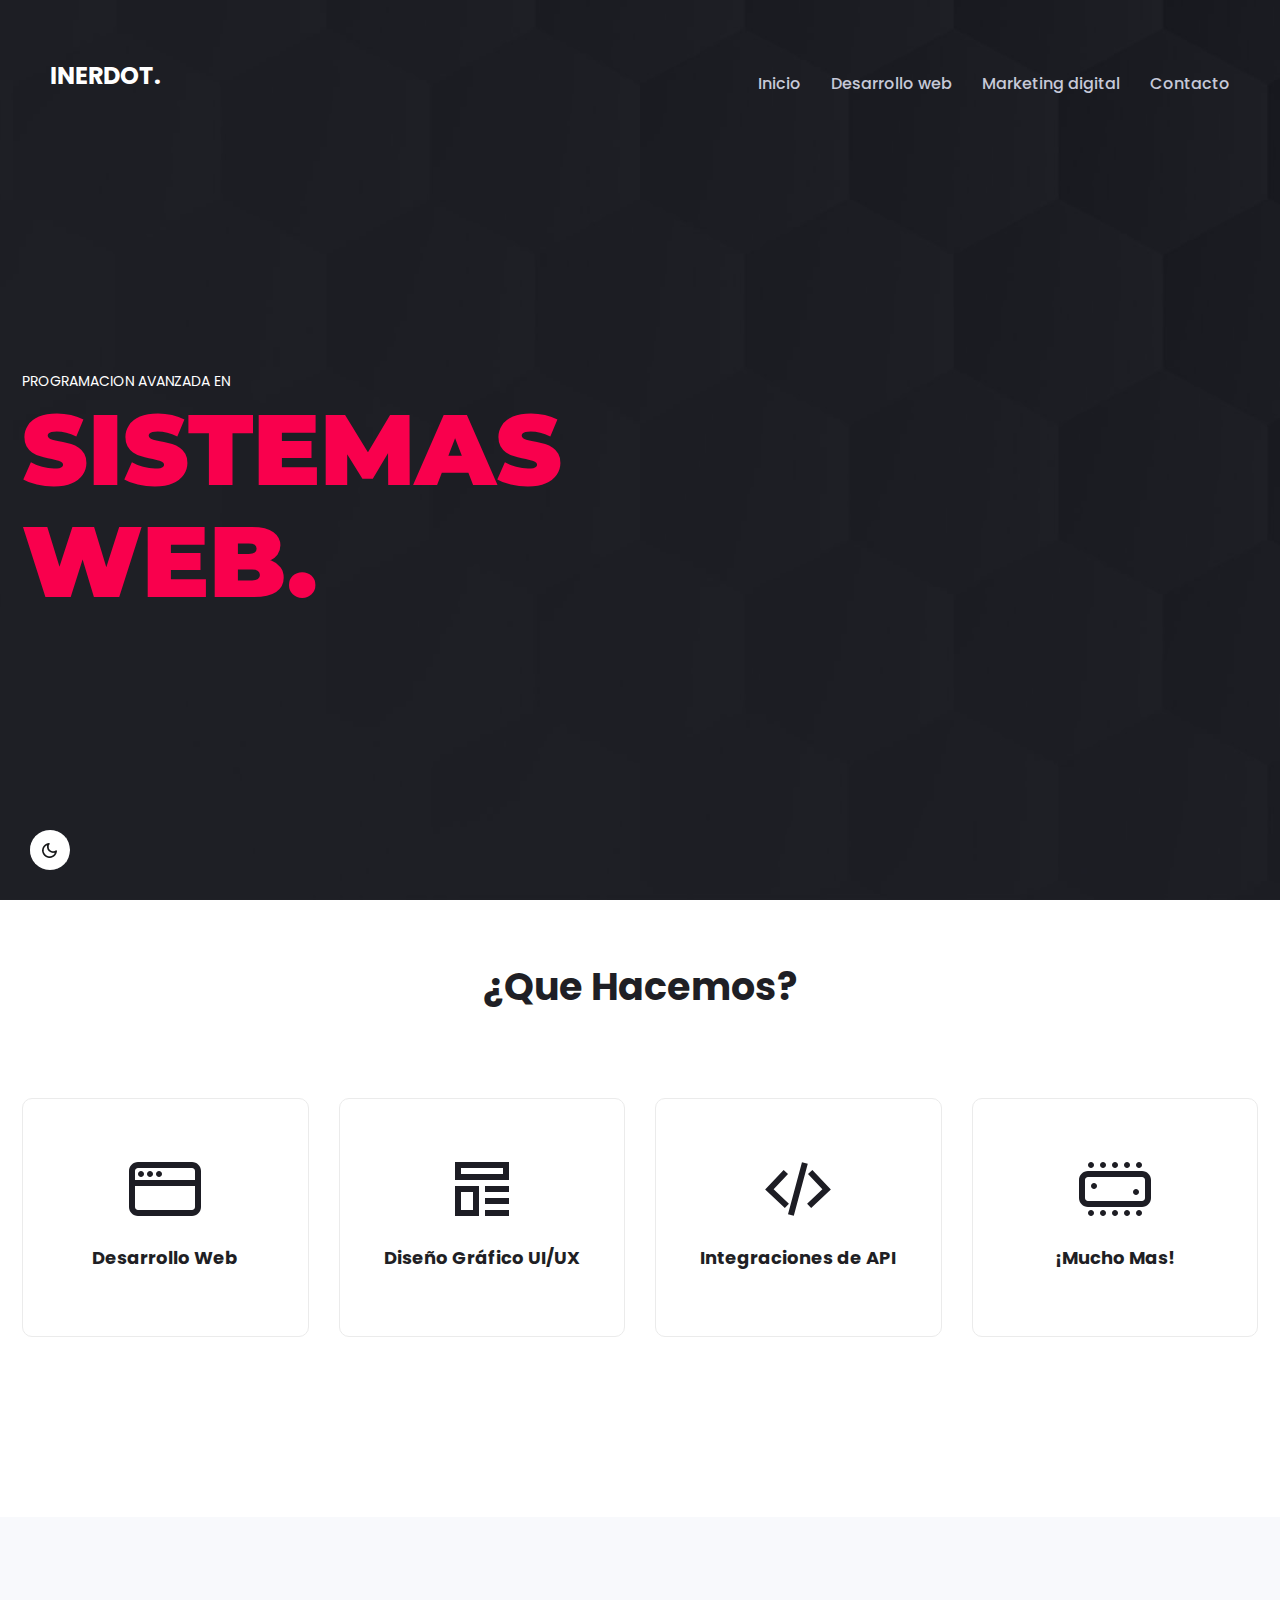
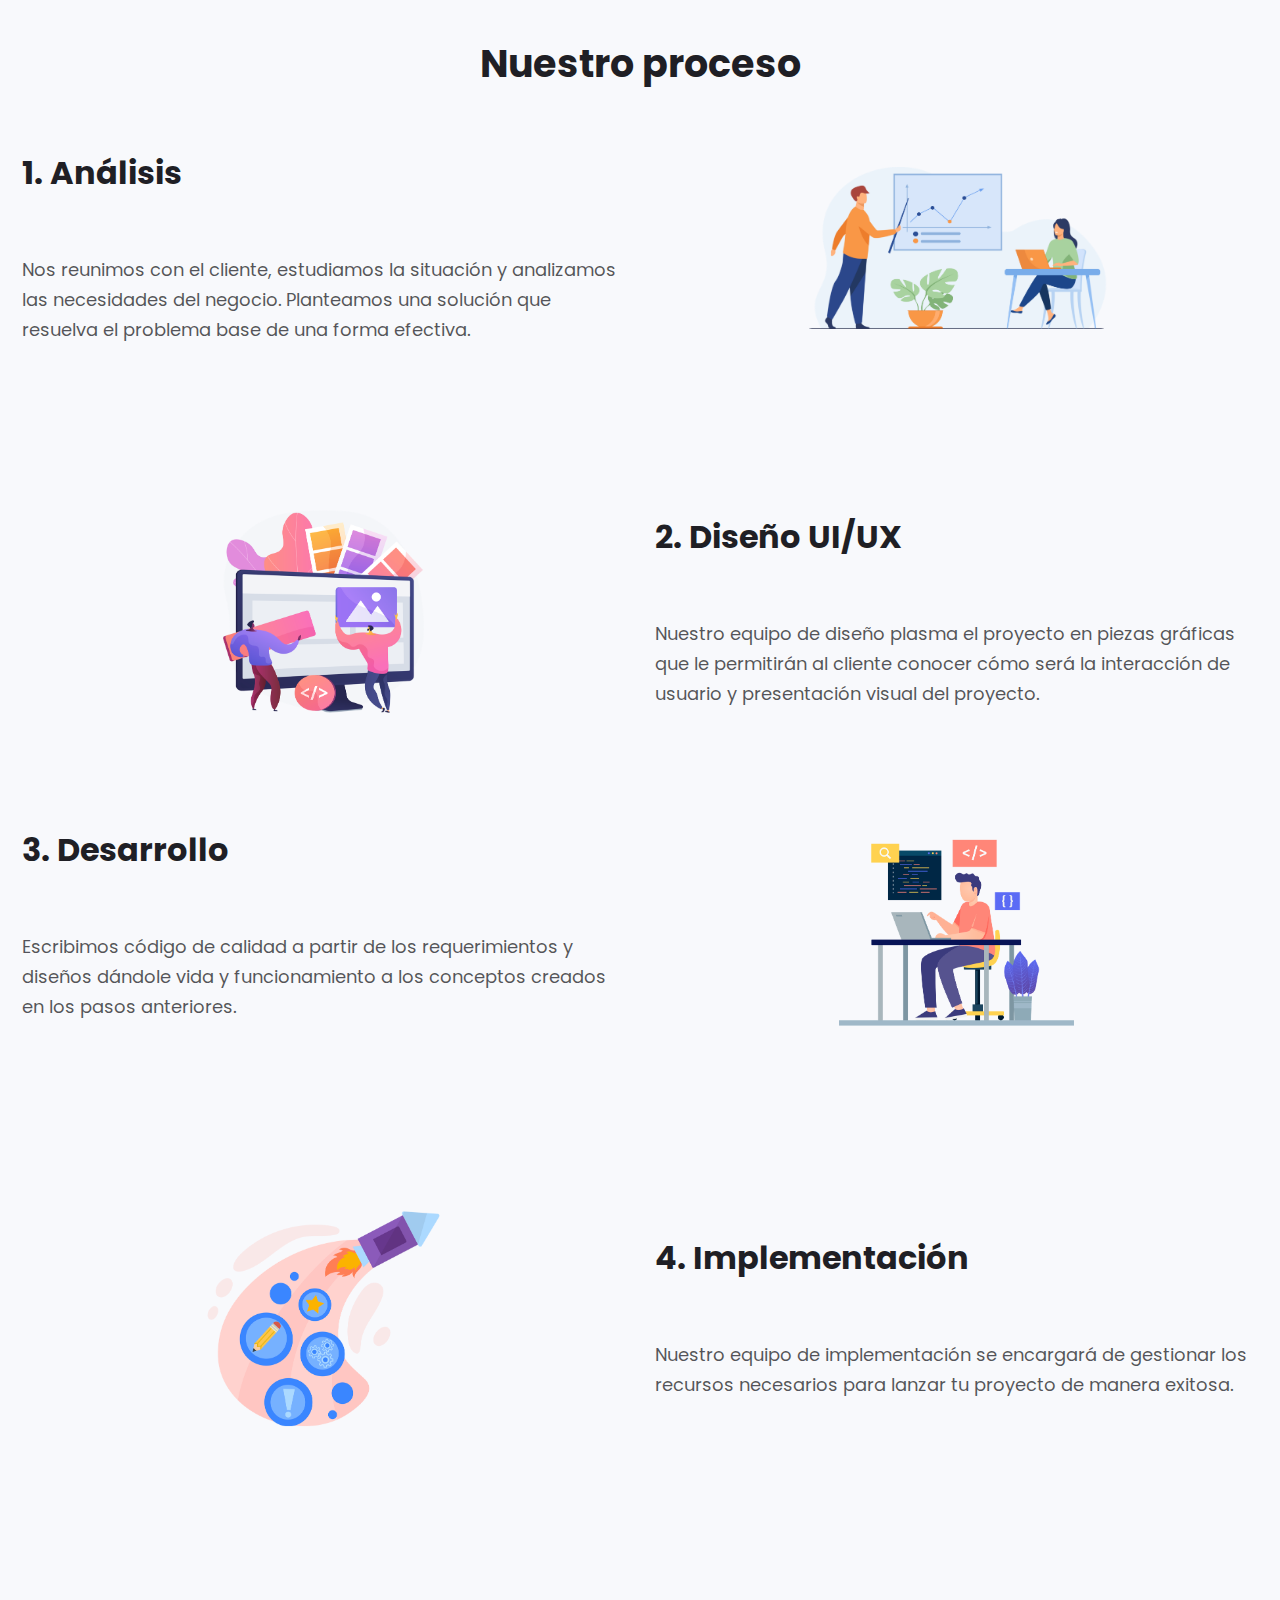
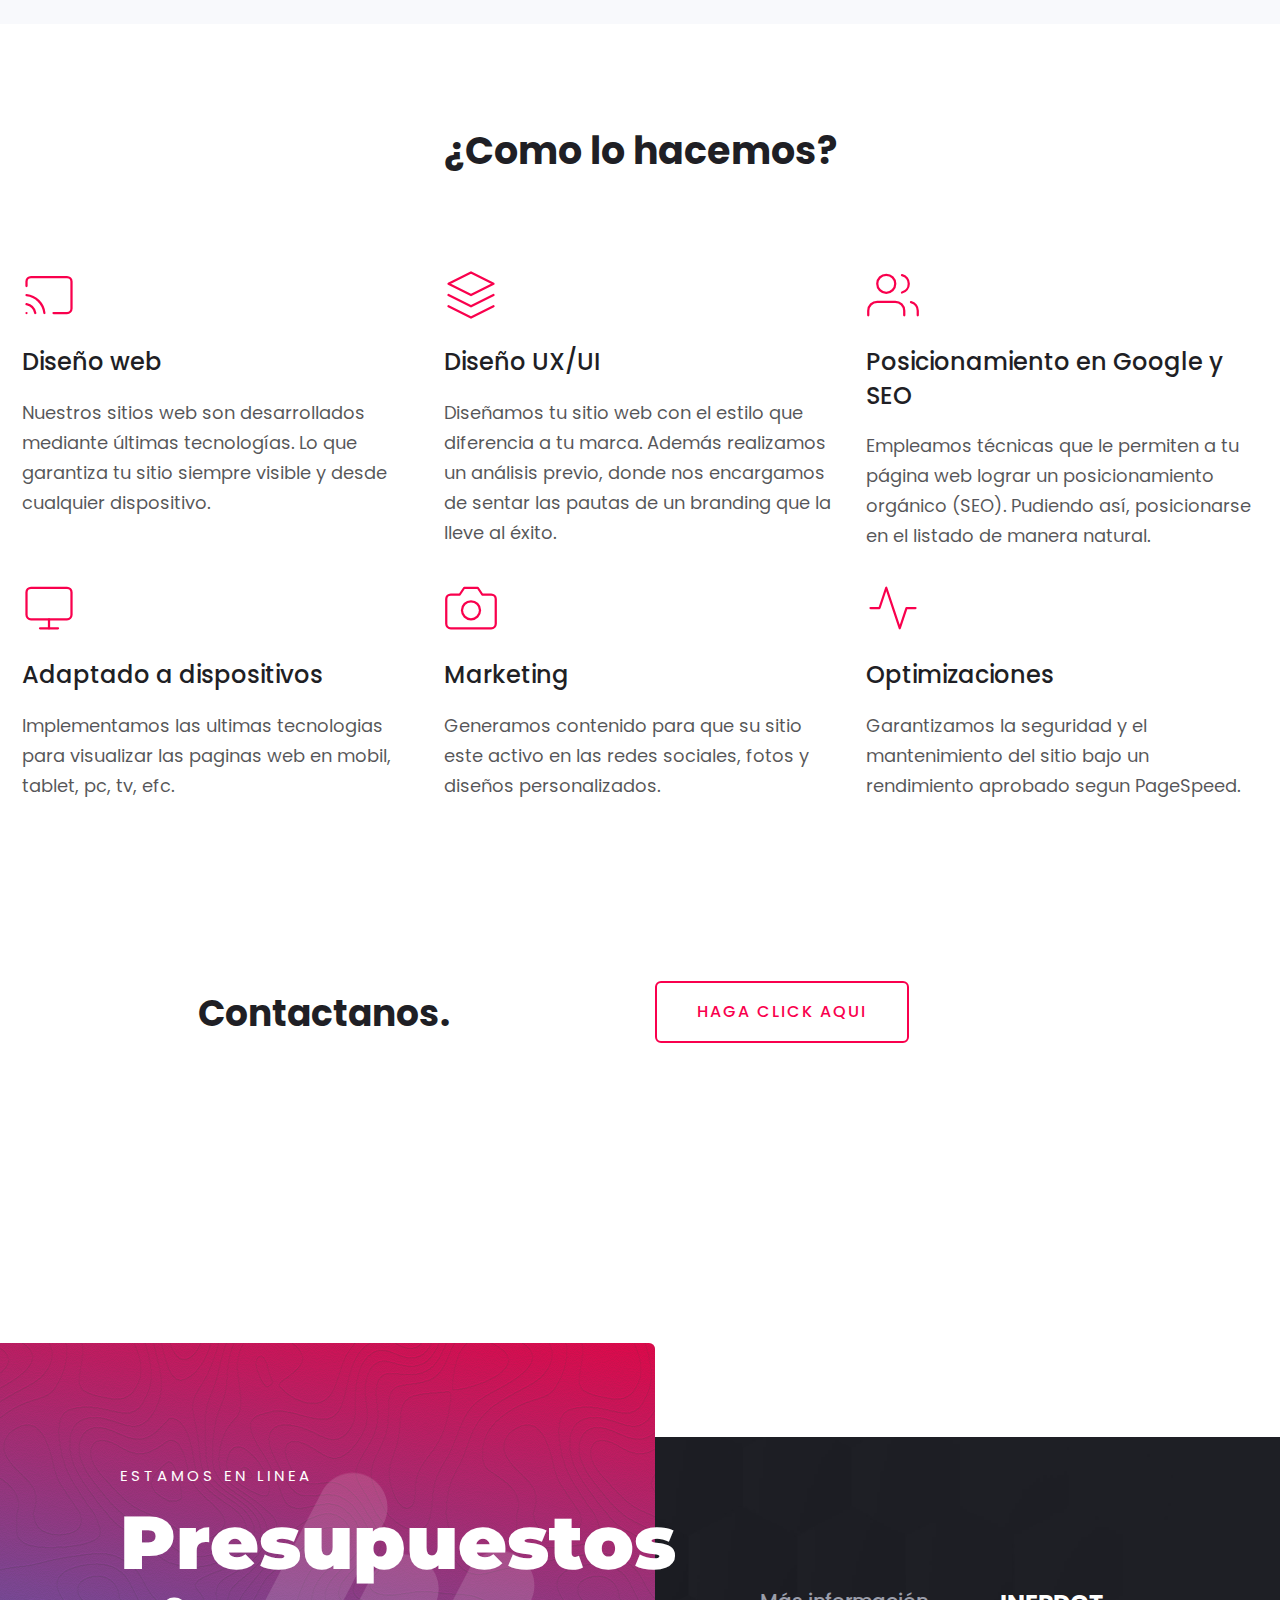
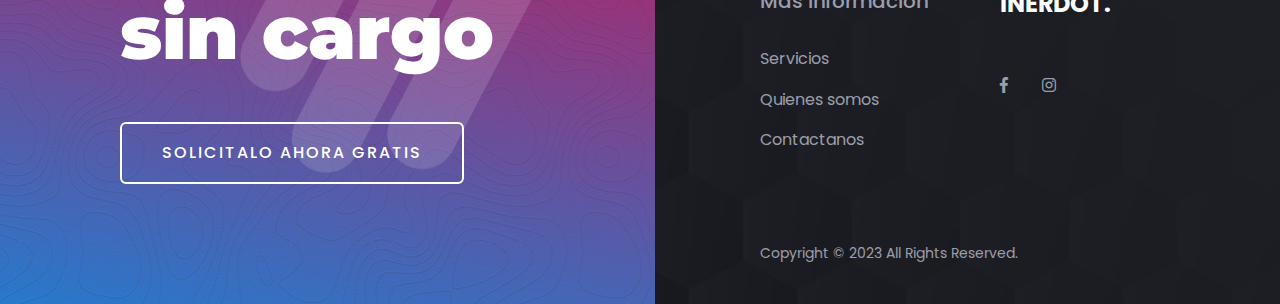
<file: sistemas-web.html>
<!doctype html>
<html class="no-js" lang="en">

<head>
    <meta charset="utf-8">
    <meta http-equiv="x-ua-compatible" content="ie=edge">
    <title>Diseño de Paginas Web | INERDOT || Agencia Digital</title>
    <meta name="robots" content="noindex, follow" />
    <meta name="description" content="">
    <meta name="viewport" content="width=device-width, initial-scale=1, shrink-to-fit=no">
    <meta http-equiv="X-UA-Compatible" content="IE=Edge" />
    <!-- Favicon -->
    <link rel="shortcut icon" type="image/x-icon" href="assets/images/favicon.png">

    <!-- CSS
	============================================ -->
    <!-- Bootstrap CSS -->
    <link rel="stylesheet" href="assets/css/vendor/bootstrap.min.css">
    <link rel="stylesheet" href="assets/css/vendor/fontawesome.css">
    <link rel="stylesheet" href="assets/css/vendor/lightbox.css">
    <link rel="stylesheet" href="assets/css/plugins/plugins.css">
    <link rel="stylesheet" href="assets/css/style.css">

</head>

<body>
    <div class="main-page">
        <div id="my_switcher" class="my_switcher">
            <ul>
                <li>
                    <a href="javascript: void(0);" data-theme="light" class="setColor light">
                        <img src="assets/images/about/sun-01.svg" alt="Sun images"><span title="Light Mode"> Light</span>
                    </a>
                </li>
                <li>
                    <a href="javascript: void(0);" data-theme="dark" class="setColor dark">
                        <img src="assets/images/about/vector.svg" alt="Vector Images"><span title="Dark Mode"> Dark</span>
                    </a>
                </li>
            </ul>
        </div>
        <!-- Start Header -->
        <header class="header-area formobile-menu header--transparent black-logo-version ">
            <div class="header-wrapper" id="header-wrapper">
                <div class="header-left">
                    <div class="logo">
                        <a href="index.html">
                            <span class="h3 theme-gradient">INERDOT.</span>
                        </a>
                    </div>
                </div>
                <div class="header-right">
                    <div class="mainmenunav d-lg-block">
                        <!-- Start Mainmanu Nav -->
                        <nav class="main-menu-navbar">
                            <ul class="mainmenu">
                                <li>
                                    <a href="index.html">Inicio</a>
                                </li>

                                <li class="has-droupdown">
                                    <a href="#">Desarrollo web</a>
                                    <ul class="submenu">
                                        <li><a href="paginas-web.html">Paginas web</a></li>
                                        <li><a href="sistemas-web.html">Sistemas web</a></li>
                                        <li><a href="soporte-web.html">Soporte webmaster</a></li>
                                    </ul>
                                </li>
                                <li class="has-droupdown">
                                    <a href="#">Marketing digital</a>
                                    <ul class="submenu">
                                        <li><a href="identidad-grafica.html">Identidad de marca</a></li>
                                        <li><a href="publicidad-digital.html">Publicidades</a></li>
                                        <li><a href="grafica.html">Diseños graficos</a></li>
                                        <li><a href="redes-sociales.html">Redes Sociales</a></li>
                                    </ul>
                                </li>
                                <li>
                                    <a href="contacto.html">Contacto</a>
                                </li>
                            </ul>
                        </nav>
                        <!-- End Mainmanu Nav -->

                    </div>
                    
                    <!-- Start Humberger Menu  -->
                    <div class="humberger-menu d-block d-lg-none pl--20">
                        <span class="menutrigger text-white">
                    <i data-feather="menu"></i>
                </span>
                    </div>
                    <!-- End Humberger Menu  -->
                    <!-- Start Close Menu  -->
                    <div class="close-menu d-block d-lg-none">
                        <span class="closeTrigger">
                    <i data-feather="x"></i>
                </span>
                    </div>
                    <!-- End Close Menu  -->
                </div>
            </div>
        </header>
        <!-- Start Page Wrapper  -->
        <main class="page-wrapper">

            <!-- Start Slider Area  -->
            <div class="rn-slider-area">
                <!-- Start Single Slide  -->
                <div class="slide slide-style-1 slider-fixed--height d-flex align-items-center bg_image bg_image--1" data-black-overlay="6">
                    <div class="container position-relative">
                        <div class="row">
                            <div class="col-lg-12">
                                <div class="inner text-left text-white"> <span>PROGRAMACION AVANZADA EN</span><br />
                                    <h1 class="title idt-title">Sistemas<br /> Web. </h1>
                                </div>
                            </div>
                        </div>
                    </div>
                </div>
                <!-- End Single Slide  -->
            </div>
            <!-- End Slider Area  -->
            <!-- Start Related Work  -->
            <div class="portfolio-related-work pb--120 bg_color--1 mt--60 mb--60">
                
            <!-- Start Contact Area  -->
            <div class="container">
                <div class="row mt_dec--40">
                    <div class="col-lg-12 mt--60">
                        <div class="section-title text-center">
                            <h2 style="font-size:38px;">¿Que Hacemos?</h2>
                        </div>
                    </div>
                    <!-- Start Single Address  -->
                    <div class="col-lg-3 col-md-3 col-sm-6 col-12 mt--40">
                        <div class="rn-address">
                            <div class="icon">
                                <i class="fas fa-phone"></i>
                            </div>
                            <div class="inner text-center">
                                <svg style="margin-bottom:20px;" width="72" height="72" viewBox="0 0 24 24" fill="none" xmlns="http://www.w3.org/2000/svg">
                                    <path d="M4 8C4.55228 8 5 7.55228 5 7C5 6.44772 4.55228 6 4 6C3.44772 6 3 6.44772 3 7C3 7.55228 3.44772 8 4 8Z" fill="currentColor"></path>
                                    <path d="M8 7C8 7.55228 7.55228 8 7 8C6.44772 8 6 7.55228 6 7C6 6.44772 6.44772 6 7 6C7.55228 6 8 6.44772 8 7Z" fill="currentColor"></path>
                                    <path d="M10 8C10.5523 8 11 7.55228 11 7C11 6.44772 10.5523 6 10 6C9.44771 6 9 6.44772 9 7C9 7.55228 9.44771 8 10 8Z" fill="currentColor"></path>
                                    <path fill-rule="evenodd" clip-rule="evenodd" d="M3 3C1.34315 3 0 4.34315 0 6V18C0 19.6569 1.34315 21 3 21H21C22.6569 21 24 19.6569 24 18V6C24 4.34315 22.6569 3 21 3H3ZM21 5H3C2.44772 5 2 5.44772 2 6V9H22V6C22 5.44772 21.5523 5 21 5ZM2 18V11H22V18C22 18.5523 21.5523 19 21 19H3C2.44772 19 2 18.5523 2 18Z" fill="currentColor"></path>
                                </svg>
                                <h4 class="title">Desarrollo Web</h4>
                            </div>
                        </div>
                    </div>
                    <!-- End Single Address  -->
                    <!-- Start Single Address  -->
                    <div class="col-lg-3 col-md-3 col-sm-6 col-12 mt--40">
                        <div class="rn-address">
                            <div class="icon">
                                <i class="fas fa-phone"></i>
                            </div>
                            <div class="inner text-center">
                                <svg style="margin-bottom:20px;" width="72" height="72" viewBox="0 0 24 24" fill="none" xmlns="http://www.w3.org/2000/svg">
                                    <path fill-rule="evenodd" clip-rule="evenodd" d="M3 3V9H21V3H3ZM19 5H5V7H19V5Z" fill="currentColor"></path>
                                    <path fill-rule="evenodd" clip-rule="evenodd" d="M3 11V21H11V11H3ZM9 13H5V19H9V13Z" fill="currentColor"></path>
                                    <path d="M21 11H13V13H21V11Z" fill="currentColor"></path>
                                    <path d="M13 15H21V17H13V15Z" fill="currentColor"></path>
                                    <path d="M21 19H13V21H21V19Z" fill="currentColor"></path>
                                </svg>
                                <h4 class="title">Diseño Gráfico UI/UX</h4>
                            </div>
                        </div>
                    </div>
                    <!-- End Single Address  -->
                    <!-- Start Single Address  -->
                    <div class="col-lg-3 col-md-3 col-sm-6 col-12 mt--40">
                        <div class="rn-address">
                            <div class="icon">
                                <i class="fas fa-phone"></i>
                            </div>
                            <div class="inner text-center">
                                <svg style="margin-bottom:20px;" width="72" height="72" viewBox="0 0 24 24" xmlns="http://www.w3.org/2000/svg">
                                <path d="m13.325 3.0501-4.6576 17.382 1.9319 0.5176 4.6575-17.382-1.9318-0.51764z" fill="currentColor"></path>
                                <path d="m7.612 18.361 1.3594-1.4484-5e-4 -0.0191-5.0943-4.7812 4.7904-5.1041-1.4583-1.3687-6.1591 6.5624 6.5624 6.1591z" fill="currentColor"></path>
                                <path d="m16.388 18.361-1.3594-1.4484 5e-4 -0.0191 5.0943-4.7812-4.7904-5.1041 1.4583-1.3687 6.1591 6.5624-6.5624 6.1591z" fill="currentColor"></path>
                                </svg>
                                <h4 class="title">Integraciones de API</h4>
                            </div>
                        </div>
                    </div>
                    <!-- End Single Address  -->
                    <!-- Start Single Address  -->
                    <div class="col-lg-3 col-md-3 col-sm-6 col-12 mt--40">
                        <div class="rn-address">
                            <div class="icon">
                                <i class="fas fa-phone"></i>
                            </div>
                            <div class="inner text-center">
                                <svg style="margin-bottom:20px;" width="72" height="72" viewBox="0 0 24 24" xmlns="http://www.w3.org/2000/svg">
                                    <path d="m5 4c0 0.55228-0.44772 1-1 1s-1-0.44772-1-1 0.44772-1 1-1 1 0.44772 1 1z" fill="currentColor"></path>
                                    <path d="m9 4c0 0.55228-0.44772 1-1 1s-1-0.44772-1-1 0.44772-1 1-1 1 0.44772 1 1z" fill="currentColor"></path>
                                    <path d="m12 5c0.5523 0 1-0.44772 1-1s-0.4477-1-1-1-1 0.44772-1 1 0.4477 1 1 1z" fill="currentColor"></path>
                                    <path d="m17 4c0 0.55228-0.4477 1-1 1s-1-0.44772-1-1 0.4477-1 1-1 1 0.44772 1 1z" fill="currentColor"></path>
                                    <path d="m20 5c0.5523 0 1-0.44772 1-1s-0.4477-1-1-1-1 0.44772-1 1 0.4477 1 1 1z" fill="currentColor"></path>
                                    <path d="m5 20c0 0.5523-0.44772 1-1 1s-1-0.4477-1-1 0.44772-1 1-1 1 0.4477 1 1z" fill="currentColor"></path>
                                    <path d="m9 20c0 0.5523-0.44772 1-1 1s-1-0.4477-1-1 0.44772-1 1-1 1 0.4477 1 1z" fill="currentColor"></path>
                                    <path d="m12 21c0.5523 0 1-0.4477 1-1s-0.4477-1-1-1-1 0.4477-1 1 0.4477 1 1 1z" fill="currentColor"></path>
                                    <path d="m17 20c0 0.5523-0.4477 1-1 1s-1-0.4477-1-1 0.4477-1 1-1 1 0.4477 1 1z" fill="currentColor"></path>
                                    <path d="m20 21c0.5523 0 1-0.4477 1-1s-0.4477-1-1-1-1 0.4477-1 1 0.4477 1 1 1z" fill="currentColor"></path>
                                    <path d="m5 12c0.55228 0 1-0.4477 1-1s-0.44772-1-1-1-1 0.4477-1 1 0.44772 1 1 1z" fill="currentColor"></path>
                                    <path d="m20 13c0 0.5523-0.4477 1-1 1s-1-0.4477-1-1 0.4477-1 1-1 1 0.4477 1 1z" fill="currentColor"></path>
                                    <path d="m0 9c0-1.6568 1.3432-3 3-3h18c1.6569 0 3 1.3432 3 3v6c0 1.6569-1.3431 3-3 3h-18c-1.6568 0-3-1.3431-3-3v-6zm3-1h18c0.5523 0 1 0.44772 1 1v6c0 0.5523-0.4477 1-1 1h-18c-0.55228 0-1-0.4477-1-1v-6c0-0.55228 0.44772-1 1-1z" clip-rule="evenodd" fill="currentColor" fill-rule="evenodd"></path>
                                    </svg>
                                <h4 class="title">¡Mucho Mas!</h4>
                            </div>
                        </div>
                    </div>
                    <!-- End Single Address  -->

                </div>
            </div>

        <!-- End Contact Area  -->
            </div>
            <!-- End Related Work  -->

            <div class="rn-service-details rn-section-gap bg_color--5">
                <div class="container">
                    <div class="row">
                        <div class="col-lg-12">
                            
                            <h2 class="text-center mb--60" style="font-size:38px;">Nuestro proceso</h2>
                            <div class="service-details-inner">
                                <div class="inner">
                                                                        <!-- Start Single Content  -->
                                                                        <div class="row sercice-details-content pb--80 align-items-center mb--60">
                                                                            <div class="col-lg-6 col-12">
                                                                                <div class="details mt_md--30 mt_sm--30">
                                                                                    <h3 style="font-size:32px;" class="text-left mb--60">1. Análisis</h3>
                                                                                    <p>Nos reunimos con el cliente, estudiamos la situación y analizamos las necesidades del negocio. Planteamos una solución que resuelva el problema base de una forma efectiva.</p>
                                                                                </div>
                                                                            </div>
                                                                            <div class="col-lg-6 col-12">
                                                                                <div class="thumb">
                                                                                    <img class="w-50 h-50 mx-auto d-block"  src="assets/images/sistemas-web-1.png" alt="Service Images" />
                                                                                </div>
                                                                            </div>
                                                                        </div>
                                                                        <!-- End Single Content  -->
                                    
                                                                        <!-- Start Single Content  -->
                                                                        <div class="row sercice-details-content align-items-center mb--60">
                                                                            
                                                                            <div class="col-lg-6 col-12">
                                                                                <div class="thumb">
                                                                                    <img class="w-50 h-50 mx-auto d-block" src="assets/images/sistemas-web-2.png"" alt="Service Images" />
                                                                                </div>
                                                                            </div>
                                                                            <div class="col-lg-6 col-12">
                                                                                <div class="details mt_md--30 mt_sm--30">
                                                                                    <h3 style="font-size:32px;" class="text-left mb--60">2. Diseño UI/UX</h3>
                                                                                    <p>Nuestro equipo de diseño plasma el proyecto en piezas gráficas que le permitirán al cliente conocer cómo será la interacción de usuario y presentación visual del proyecto.</p>
                                                                                </div>
                                                                            </div>
                                                                        </div>
                                                                        <!-- End Single Content  -->
                                    
                                                                        <!-- Start Single Content  -->
                                                                        <div class="row sercice-details-content pb--80 align-items-center mb--60">
                                                                            <div class="col-lg-6 col-12">
                                                                                <div class="details mt_md--30 mt_sm--30">
                                                                                    <h3 style="font-size:32px;" class="text-left mb--60">3. Desarrollo</h3>
                                                                                    <p>Escribimos código de calidad a partir de los requerimientos y diseños dándole vida y funcionamiento a los conceptos creados en los pasos anteriores.</p>
                                                                                </div>
                                                                            </div>
                                                                            <div class="col-lg-6 col-12">
                                                                                <div class="thumb">
                                                                                    <img class="w-50 h-50 mx-auto d-block"  src="assets/images/sistemas-web-3.png" alt="Service Images" />
                                                                                </div>
                                                                            </div>
                                                                        </div>
                                                                        <!-- End Single Content  -->
                                    
                                                                        <!-- Start Single Content  -->
                                                                        <div class="row sercice-details-content align-items-center mb--60">
                                                                            
                                                                            <div class="col-lg-6 col-12">
                                                                                <div class="thumb">
                                                                                    <img class="w-50 h-50 mx-auto d-block"  src="assets/images/sistemas-web-4.png" alt="Service Images" />
                                                                                </div>
                                                                            </div>
                                                                            <div class="col-lg-6 col-12">
                                                                                <div class="details mt_md--30 mt_sm--30">
                                                                                    <h3 style="font-size:32px;" class="text-left mb--60">4. Implementación</h3>
                                                                                    <p>Nuestro equipo de implementación se encargará de gestionar los recursos necesarios para lanzar tu proyecto de manera exitosa.</p>
                                                                                </div>
                                                                            </div>
                                                                        </div>
                                                                        <!-- End Single Content  -->
                                </div>
                            </div>
                        </div>
                    </div>
                </div>
            </div>

            <!-- Start Service Area  -->
            <div class="rn-service-area rn-section-gap bg_color--1">
                <div class="container">
                    <div class="row">
                        <div class="col-lg-12">
                            <div class="section-title text-center mb--30">
                                <h2 class="text-center mb--60" style="font-size:38px;">¿Como lo hacemos?</h2>
                            </div>
                        </div>
                    </div>
                    <div class="row">

                        <!-- Start Single Service  -->
                        <div class="col-lg-4 col-md-6 col-sm-6 col-12 mt--30">
                            <div class="single-service service__style--2 bg-color-gray">
                                    <div class="service">
                                        <div class="icon">
                                            <i data-feather="cast"></i>
                                        </div>
                                        <div class="content">
                                            <h3 class="title">Diseño web</h3>
                                                    <p>Nuestros sitios web son desarrollados mediante últimas tecnologías. Lo que garantiza tu sitio siempre visible y desde cualquier dispositivo.</p>
                                                
                                        </div>
                                    </div>
                            </div>
                        </div>
                        <!-- End Single Service  -->

                        <!-- Start Single Service  -->
                        <div class="col-lg-4 col-md-6 col-sm-6 col-12 mt--30">
                            <div class="single-service service__style--2 bg-color-gray">
                                    <div class="service">
                                        <div class="icon">
                                            <i data-feather="layers"></i>
                                        </div>
                                        <div class="content">
                                            <h3 class="title">Diseño UX/UI</h3>
                                                    <p>Diseñamos tu sitio web con el estilo que diferencia a tu marca. Además realizamos un análisis previo, donde nos encargamos de sentar las pautas de un branding que la lleve al éxito.</p>
                                                
                                        </div>
                                    </div>
                            </div>
                        </div>
                        <!-- End Single Service  -->

                        <!-- Start Single Service  -->
                        <div class="col-lg-4 col-md-6 col-sm-6 col-12 mt--30">
                            <div class="single-service service__style--2 bg-color-gray">
                                    <div class="service">
                                        <div class="icon">
                                            <i data-feather="users"></i>
                                        </div>
                                        <div class="content">
                                            <h3 class="title">Posicionamiento en Google y SEO</h3>
                                            <p>Empleamos técnicas que le permiten a tu página web lograr un posicionamiento orgánico (SEO). Pudiendo así, posicionarse en el listado de manera natural.</p>
                                        
                                        </div>
                                    </div>
                            </div>
                        </div>
                        <!-- End Single Service  -->

                        <!-- Start Single Service  -->
                        <div class="col-lg-4 col-md-6 col-sm-6 col-12 mt--30">
                            <div class="single-service service__style--2 bg-color-gray">
                                    <div class="service">
                                        <div class="icon">
                                            <i data-feather="monitor"></i>
                                        </div>
                                        <div class="content">
                                            <h3 class="title">Adaptado a dispositivos</h3>
                                            <p>Implementamos las ultimas tecnologias para visualizar las paginas web en mobil, tablet, pc, tv, efc.</p>
                                        </div>
                                    </div>
                            </div>
                        </div>
                        <!-- End Single Service  -->

                        <!-- Start Single Service  -->
                        <div class="col-lg-4 col-md-6 col-sm-6 col-12 mt--30">
                            <div class="single-service service__style--2 bg-color-gray">
                                    <div class="service">
                                        <div class="icon">
                                            <i data-feather="camera"></i>
                                        </div>
                                        <div class="content">
                                            <h3 class="title">Marketing</h3>
                                            <p>Generamos contenido para que su sitio este activo en las redes sociales, fotos y diseños personalizados.</p>
                                        </div>
                                    </div>
                            </div>
                        </div>
                        <!-- End Single Service  -->

                        <!-- Start Single Service  -->
                        <div class="col-lg-4 col-md-6 col-sm-6 col-12 mt--30">
                            <div class="single-service service__style--2 bg-color-gray">
                                    <div class="service">
                                        <div class="icon">
                                            <i data-feather="activity"></i>
                                        </div>
                                        <div class="content">
                                            <h3 class="title">Optimizaciones</h3>
                                            <p>Garantizamos la seguridad y el mantenimiento del sitio bajo un rendimiento aprobado segun PageSpeed.</p>
                                        </div>
                                    </div>
                            </div>
                        </div>
                        <!-- End Single Service  -->
                    </div>
                </div>
            </div>
            <!-- Start Service Area  -->


            </div>
            

            
            <!-- Start contactanos  -->
            <div class="portfolio-related-work pb--120 bg_color--1 mt--60 mb--60">
                <div class="container">
                    <div class="row mt--10 mt--60 mb--60">

                        <div class="col-lg-6 mt--6 mb--60">
                            <div class="section-title text-center" style="margin-top: 20px;">
                                <h3>Contactanos.</h3>
                            </div>
                        </div>
                        <div class="col-lg-6 mt--6 mb--60">
                            <a class="rn-button-style--2 btn_solid" style="color: #f9004d !important;background:none !important;" href="contacto.html#contacto">
                                        <span>HAGA CLICK AQUI</span>
                                    </a>
                        </div>
                    </div>
                </div>
            </div>
            <!-- End contactanos -->
        </main>
        <!-- End Page Wrapper  -->
        <footer class="footer-area footer-default">
            <div class="footer-wrapper">
                <div class="row align-items-end row--0">
                    <div class="col-lg-6">
                        <div class="footer-left">
                            <div class="inner">
                                <span>Estamos en linea</span>
                                <h2>Presupuestos <br /> sin cargo</h2>
                                <a class="rn-button-style--2" href="contacto.html#presupuesto">
                                    <span>Solicitalo ahora gratis</span>
                                </a>
                            </div>
                        </div>
                    </div>
                    <div class="col-lg-6">
                        <div class="footer-right" data-black-overlay="6">
                            <div class="row">
                                <!-- Start Single Widget -->
                                <div class="col-lg-6 col-sm-6 col-12">
                                    <div class="footer-widget">
                                        <h4>Más información</h4>
                                        <ul class="ft-link">
                                            <li><a href="servicios.html">Servicios</a></li>
                                            <li><a href="agencia.html">Quienes somos</a></li>
                                            <li><a href="contacto.html">Contactanos</a></li>
                                        </ul>
                                    </div>
                                </div>
                                <!-- End Single Widget  -->
                                <!-- Start Single Widget -->
                                <div class="col-lg-6 col-sm-6 col-12 mt_mobile--30">
                                    <div class="footer-widget">
                                        <a href="index.html">
                                            <span class="h3 theme-gradient">INERDOT.</span>
                                        </a>
                                        <h4></h4>
                                        <ul class="ft-link">
                                            <li><a href="mailto:admin@example.com"></a></li>
                                            <li><a href="mailto:hr@example.com"></a></li>
                                        </ul>

                                        <div class="social-share-inner">
                                            <ul class="social-share social-style--2 d-flex justify-content-start liststyle mt--15">
                                                <li><a href="https://www.facebook.com/inerdot"><i class="fab fa-facebook-f"></i></a></li>
                                                <li><a href="https://www.instagram.com/inerdot.ad/"><i class="fab fa-instagram"></i></a></li>
                                            </ul>
                                        </div>
                                    </div>
                                </div>
                                <!-- End Single Widget  -->

                                <div class="col-lg-12">
                                    <div class="copyright-text">
                                        <p>Copyright © 2023 All Rights Reserved.</p>
                                    </div>
                                </div>
                            </div>
                        </div>
                    </div>
                </div>
            </div>
        </footer>
    </div>

    <!-- JS
============================================ -->
    <!-- Modernizer JS -->
    <script src="assets/js/vendor/modernizr.min.js"></script>
    <!-- jQuery JS -->
    <script src="assets/js/vendor/jquery.js"></script>
    <!-- Bootstrap JS -->
    <script src="assets/js/vendor/bootstrap.min.js"></script>
    <script src="assets/js/vendor/stellar.js"></script>
    <script src="assets/js/vendor/particles.js"></script>
    <script src="assets/js/vendor/masonry.js"></script>
    <script src="assets/js/vendor/stickysidebar.js"></script>
    <script src="assets/js/plugins/plugins.js"></script>
    <script src="assets/js/vendor/js.cookie.js"></script>
    <script src="assets/js/vendor/jquery.style.switcher.js"></script>
    <script src="assets/js/vendor/jquery-one-page-nav.js"></script>
    <!-- Main JS -->
    <script src="assets/js/main.js"></script>


</body>

</html>
</file>
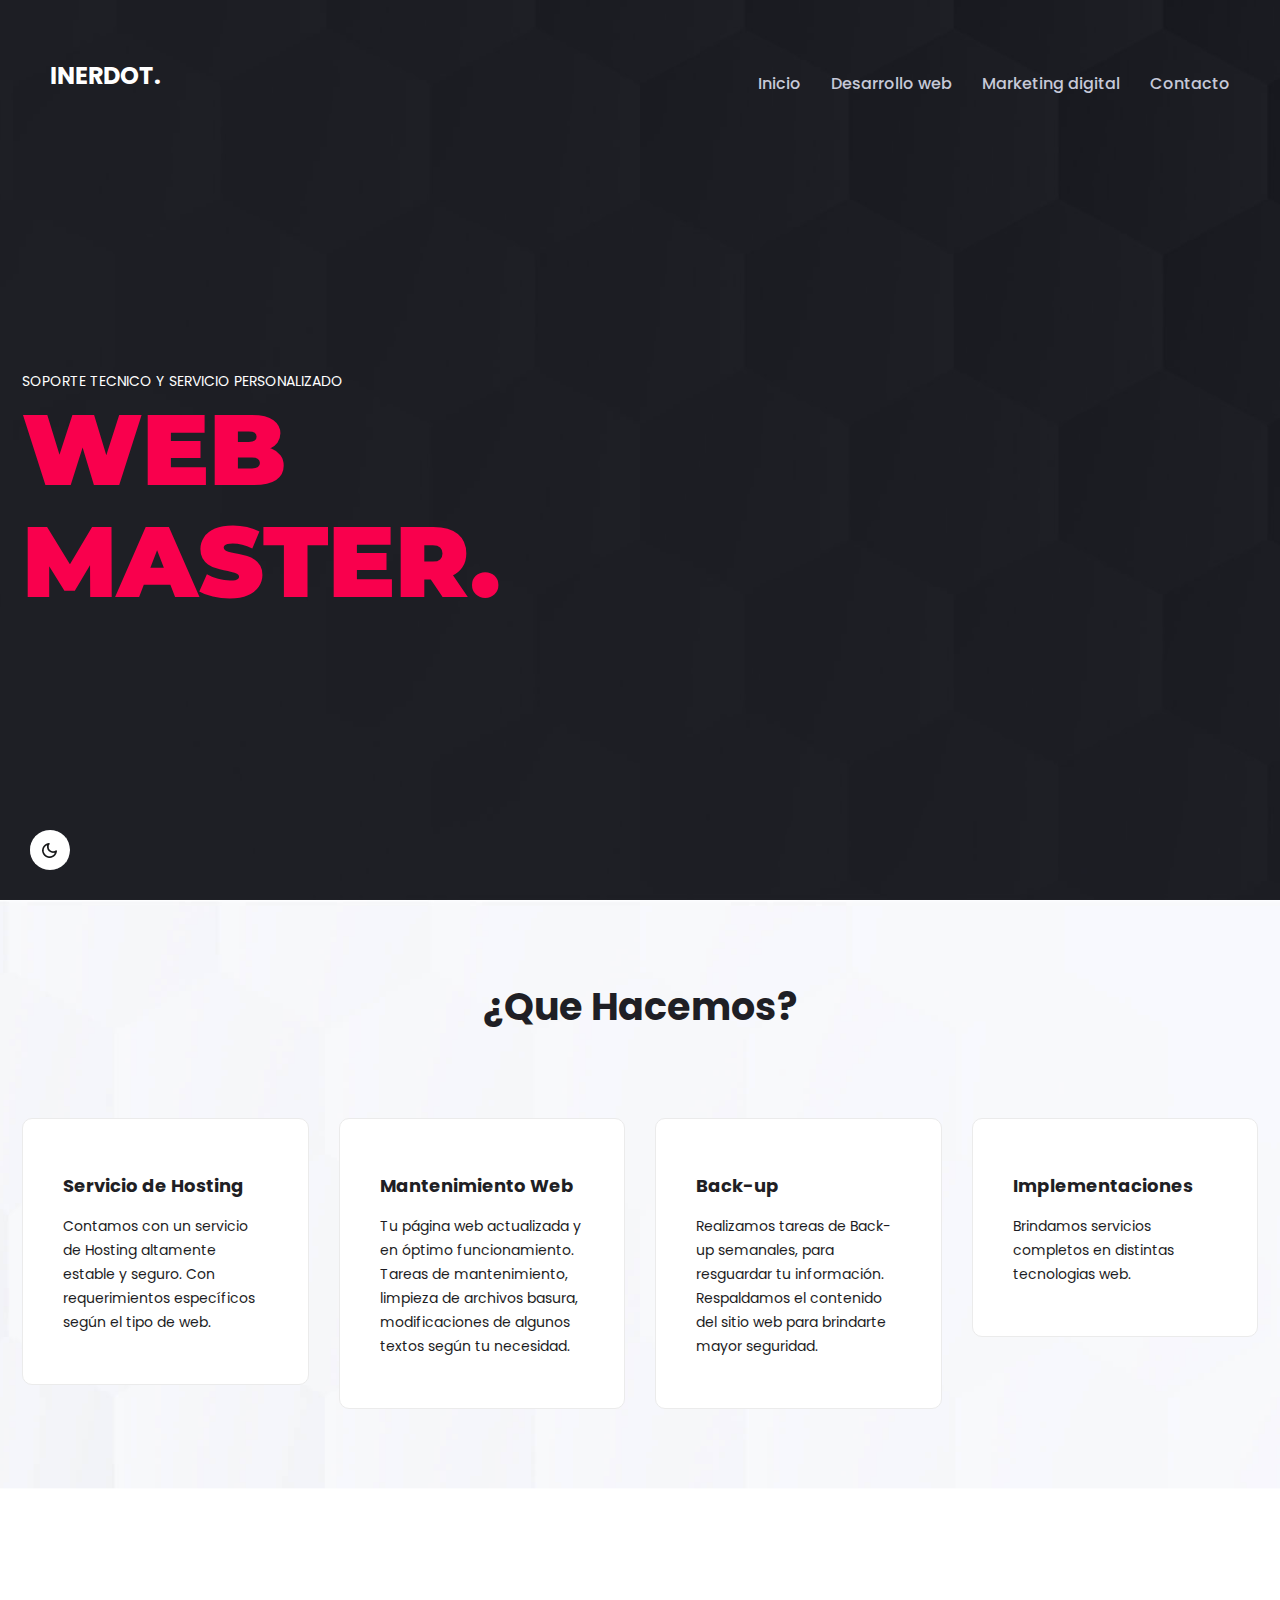
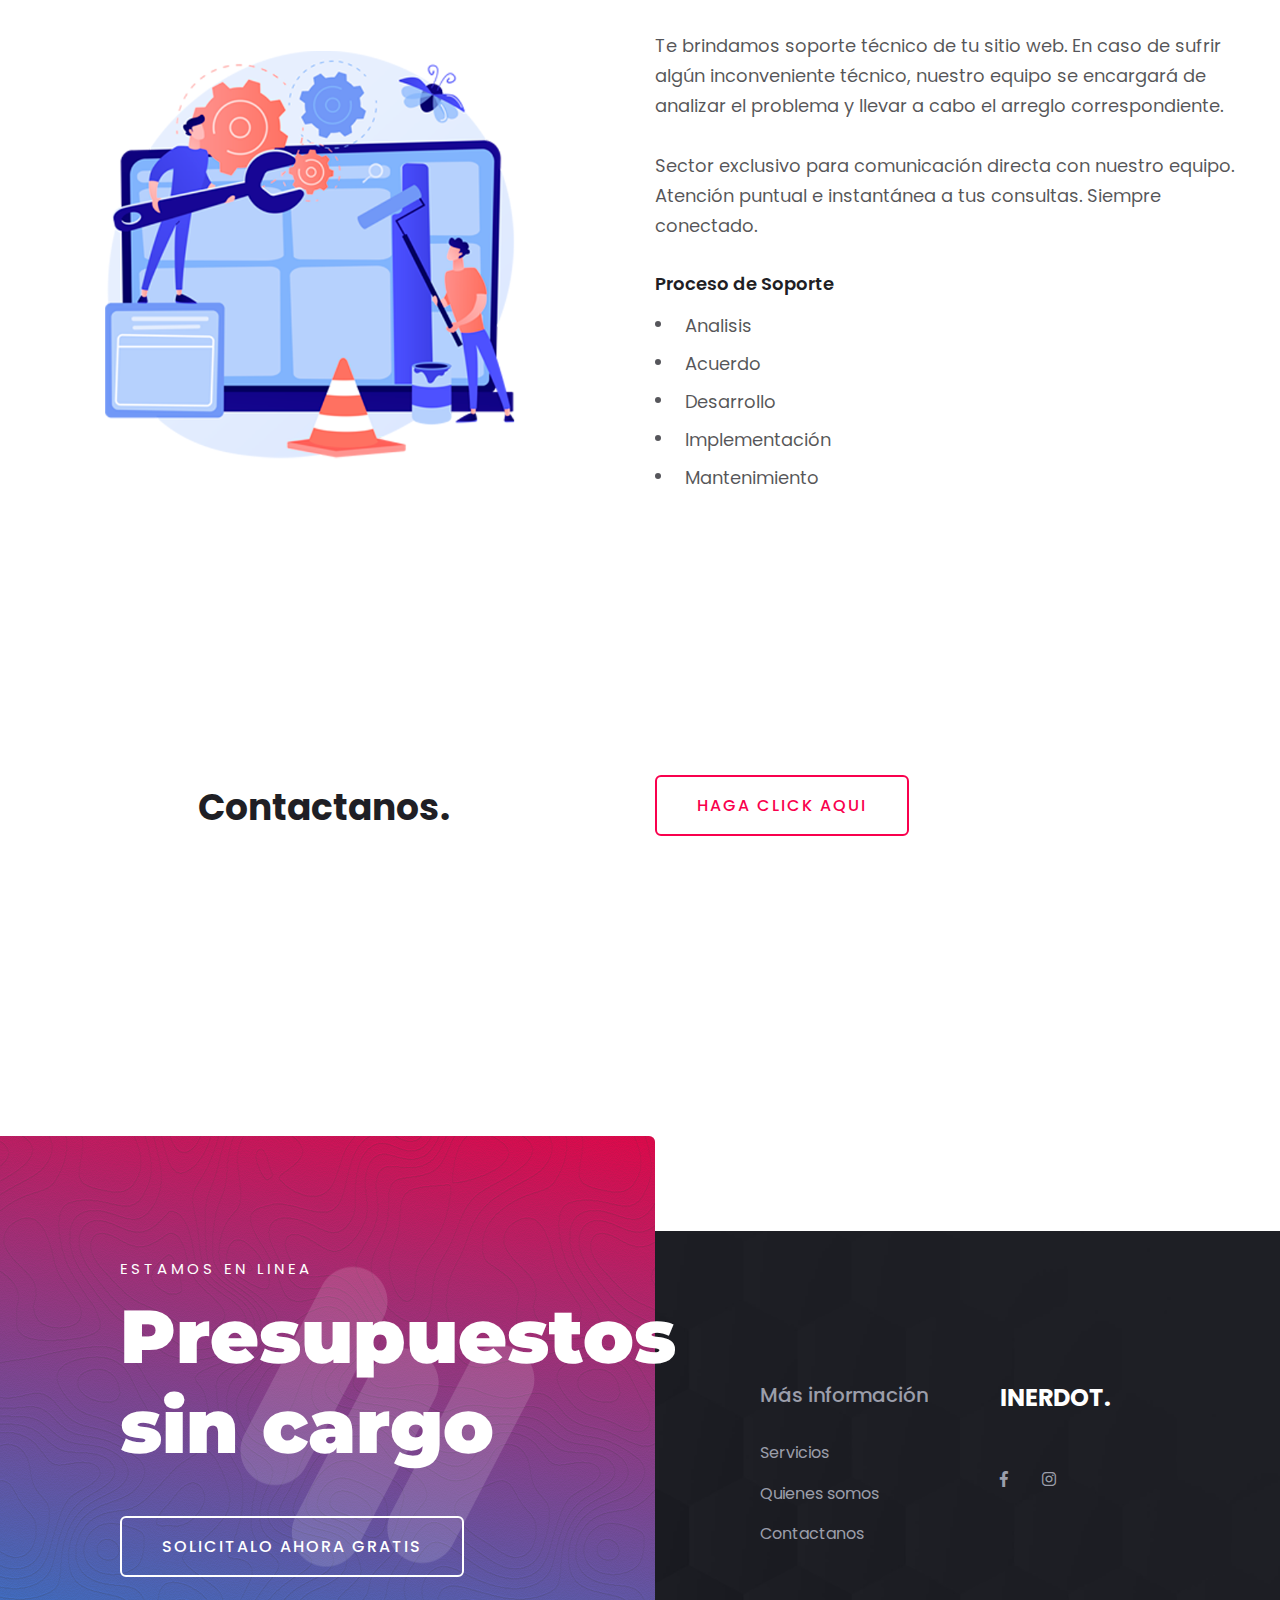
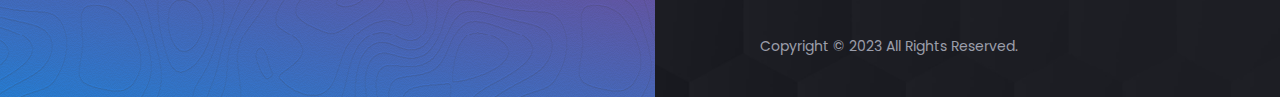
<file: soporte-web.html>
<!doctype html>
<html class="no-js" lang="en">

<head>
    <meta charset="utf-8">
    <meta http-equiv="x-ua-compatible" content="ie=edge">
    <title>Soporte webmaster | INERDOT || Agencia Digital</title>
    <meta name="robots" content="noindex, follow" />
    <meta name="description" content="">
    <meta name="viewport" content="width=device-width, initial-scale=1, shrink-to-fit=no">
    <meta http-equiv="X-UA-Compatible" content="IE=Edge" />
    <!-- Favicon -->
    <link rel="shortcut icon" type="image/x-icon" href="assets/images/favicon.png">

    <!-- CSS
	============================================ -->
    <!-- Bootstrap CSS -->
    <link rel="stylesheet" href="assets/css/vendor/bootstrap.min.css">
    <link rel="stylesheet" href="assets/css/vendor/fontawesome.css">
    <link rel="stylesheet" href="assets/css/vendor/lightbox.css">
    <link rel="stylesheet" href="assets/css/plugins/plugins.css">
    <link rel="stylesheet" href="assets/css/style.css">

</head>

<body>
    <div class="main-page">
        <div id="my_switcher" class="my_switcher">
            <ul>
                <li>
                    <a href="javascript: void(0);" data-theme="light" class="setColor light">
                        <img src="assets/images/about/sun-01.svg" alt="Sun images"><span title="Light Mode"> Light</span>
                    </a>
                </li>
                <li>
                    <a href="javascript: void(0);" data-theme="dark" class="setColor dark">
                        <img src="assets/images/about/vector.svg" alt="Vector Images"><span title="Dark Mode"> Dark</span>
                    </a>
                </li>
            </ul>
        </div>
        <!-- Start Header -->
        <header class="header-area formobile-menu header--transparent black-logo-version ">
            <div class="header-wrapper" id="header-wrapper">
                <div class="header-left">
                    <div class="logo">
                        <a href="index.html">
                            <span class="h3 theme-gradient">INERDOT.</span>
                        </a>
                    </div>
                </div>
                <div class="header-right">
                    <div class="mainmenunav d-lg-block">
                        <!-- Start Mainmanu Nav -->
                        <nav class="main-menu-navbar">
                            <ul class="mainmenu">
                                <li>
                                    <a href="index.html">Inicio</a>
                                </li>

                                <li class="has-droupdown">
                                    <a href="#">Desarrollo web</a>
                                    <ul class="submenu">
                                        <li><a href="paginas-web.html">Paginas web</a></li>
                                        <li><a href="sistemas-web.html">Sistemas web</a></li>
                                        <li><a href="soporte-web.html">Soporte webmaster</a></li>
                                    </ul>
                                </li>
                                <li class="has-droupdown">
                                    <a href="#">Marketing digital</a>
                                    <ul class="submenu">
                                        <li><a href="identidad-grafica.html">Identidad de marca</a></li>
                                        <li><a href="publicidad-digital.html">Publicidades</a></li>
                                        <li><a href="grafica.html">Diseños graficos</a></li>
                                        <li><a href="redes-sociales.html">Redes Sociales</a></li>
                                    </ul>
                                </li>
                                <li>
                                    <a href="contacto.html">Contacto</a>
                                </li>
                            </ul>
                        </nav>
                        <!-- End Mainmanu Nav -->

                    </div>
                    
                    <!-- Start Humberger Menu  -->
                    <div class="humberger-menu d-block d-lg-none pl--20">
                        <span class="menutrigger text-white">
                    <i data-feather="menu"></i>
                </span>
                    </div>
                    <!-- End Humberger Menu  -->
                    <!-- Start Close Menu  -->
                    <div class="close-menu d-block d-lg-none">
                        <span class="closeTrigger">
                    <i data-feather="x"></i>
                </span>
                    </div>
                    <!-- End Close Menu  -->
                </div>
            </div>
        </header>
        <!-- Start Page Wrapper  -->
        <main class="page-wrapper">

            <!-- Start Slider Area  -->
            <div class="rn-slider-area">
                <!-- Start Single Slide  -->
                <div class="slide slide-style-1 slider-fixed--height d-flex align-items-center bg_image bg_image--1" data-black-overlay="6">
                    <div class="container position-relative">
                        <div class="row">
                            <div class="col-lg-12">
                                <div class="inner text-left text-white"> <span>SOPORTE TECNICO Y SERVICIO PERSONALIZADO</span><br />
                                    <h1 class="title idt-title">Web <br />master. </h1>
                                </div>
                            </div>
                        </div>
                    </div>
                </div>
                <!-- End Single Slide  -->
            </div>

            

            <!-- Start Service Area  -->
            <div class="rn-service-area ptb--80 bg_image bg_image--3">
                
                
                <!-- Start Contact Area  -->
                <div class="container">
                    <div class="row mt_dec--40">
                        <div class="col-lg-12 mt--60">
                            <div class="section-title text-center">
                                <h2 style="font-size:38px;">¿Que Hacemos?</h2>
                            </div>
                        </div>
                        <!-- Start Single Address  -->
                        <div class="col-lg-3 col-md-3 col-sm-6 col-12 mt--40">
                            <div class="rn-address">
                                <div class="icon">
                                    <i class="fas fa-phone"></i>
                                </div>
                                <div class="inner">
                                    <h4 class="title">Servicio de Hosting</h4>
                                    Contamos con un servicio de Hosting altamente estable y seguro. Con requerimientos específicos según el tipo de web.
                                </div>
                            </div>
                        </div>
                        <!-- End Single Address  -->
                        <!-- Start Single Address  -->
                        <div class="col-lg-3 col-md-3 col-sm-6 col-12 mt--40">
                            <div class="rn-address">
                                <div class="icon">
                                    <i class="fas fa-phone"></i>
                                </div>
                                <div class="inner">
                                    <h4 class="title">Mantenimiento Web</h4>
                                    Tu página web actualizada y en óptimo funcionamiento. Tareas de mantenimiento, limpieza de archivos basura, modificaciones de algunos textos según tu necesidad.                                </div>
                            </div>
                        </div>
                        <!-- End Single Address  -->
                        <!-- Start Single Address  -->
                        <div class="col-lg-3 col-md-3 col-sm-6 col-12 mt--40">
                            <div class="rn-address">
                                <div class="icon">
                                    <i class="fas fa-phone"></i>
                                </div>
                                <div class="inner">
                                    <h4 class="title">Back-up</h4>
                                    Realizamos tareas de Back-up semanales, para resguardar tu información. Respaldamos el contenido del sitio web para brindarte mayor seguridad.
                                </div>
                            </div>
                        </div>
                        <!-- End Single Address  -->
                        <!-- Start Single Address  -->
                        <div class="col-lg-3 col-md-3 col-sm-6 col-12 mt--40">
                            <div class="rn-address">
                                <div class="icon">
                                    <i class="fas fa-phone"></i>
                                </div>
                                <div class="inner">
                                    <h4 class="title">Implementaciones</h4>
                                    Brindamos servicios completos en distintas tecnologias web.    
                                </div>
                            </div>
                        </div>
                        <!-- End Single Address  -->
    
                    </div>
                </div>
    
            <!-- End Contact Area  -->
                </div>
                <!-- Start Service Area  -->
            <!-- End Slider Area  -->

            <div class="rn-service-details rn-section-gap bg_color--1">
                <div class="container">
                    <div class="row">
                        <div class="col-lg-12">
                            <div class="service-details-inner">
                                <div class="inner">
                                    <!-- Start Single Content  -->
                                    <div class="row sercice-details-content pb--80 align-items-center">
                                        <div class="col-lg-6 col-12">
                                            <div class="thumb">
                                                <img src="assets/images/soporte-web-1.png" alt="Service Images" />
                                            </div>
                                        </div>
                                        <div class="col-lg-6 col-12">
                                            <div class="details mt_md--30 mt_sm--30">
                                                <p>Te brindamos soporte técnico de tu sitio web. En caso de sufrir algún inconveniente técnico, nuestro equipo se encargará de analizar el problema y llevar a cabo el arreglo correspondiente.</p>
                                                <p>Sector exclusivo para comunicación directa con nuestro equipo. Atención puntual e instantánea a tus consultas. Siempre conectado.</p>
                                                <h5 class="title mt--30">Proceso de Soporte</h5>
                                                <ul class="liststyle bullet">
                                                    <li>Analisis</li>
                                                    <li>Acuerdo</li>
                                                    <li>Desarrollo</li>
                                                    <li>Implementación</li>
                                                    <li>Mantenimiento</li>
                                                </ul>
                                            </div>
                                        </div>
                                    </div>
                                    <!-- End Single Content  -->
                                </div>
                            </div>
                        </div>
                    </div>
                </div>
            </div>


            </div>
            

            
            <!-- Start contactanos  -->
            <div class="portfolio-related-work pb--120 bg_color--1 mt--60 mb--60">
                <div class="container">
                    <div class="row mt--10 mt--60 mb--60">

                        <div class="col-lg-6 mt--6 mb--60">
                            <div class="section-title text-center" style="margin-top: 20px;">
                                <h3>Contactanos.</h3>
                            </div>
                        </div>
                        <div class="col-lg-6 mt--6 mb--60">
                            <a class="rn-button-style--2 btn_solid" style="color: #f9004d !important;background:none !important;" href="contacto.html#contacto">
                                        <span>HAGA CLICK AQUI</span>
                                    </a>
                        </div>
                    </div>
                </div>
            </div>
            <!-- End contactanos -->
        </main>
        <!-- End Page Wrapper  -->
        <footer class="footer-area footer-default">
            <div class="footer-wrapper">
                <div class="row align-items-end row--0">
                    <div class="col-lg-6">
                        <div class="footer-left">
                            <div class="inner">
                                <span>Estamos en linea</span>
                                <h2>Presupuestos <br /> sin cargo</h2>
                                <a class="rn-button-style--2" href="contacto.html#presupuesto">
                                    <span>Solicitalo ahora gratis</span>
                                </a>
                            </div>
                        </div>
                    </div>
                    <div class="col-lg-6">
                        <div class="footer-right" data-black-overlay="6">
                            <div class="row">
                                <!-- Start Single Widget -->
                                <div class="col-lg-6 col-sm-6 col-12">
                                    <div class="footer-widget">
                                        <h4>Más información</h4>
                                        <ul class="ft-link">
                                            <li><a href="servicios.html">Servicios</a></li>
                                            <li><a href="agencia.html">Quienes somos</a></li>
                                            <li><a href="contacto.html">Contactanos</a></li>
                                        </ul>
                                    </div>
                                </div>
                                <!-- End Single Widget  -->
                                <!-- Start Single Widget -->
                                <div class="col-lg-6 col-sm-6 col-12 mt_mobile--30">
                                    <div class="footer-widget">
                                        <a href="index.html">
                                            <span class="h3 theme-gradient">INERDOT.</span>
                                        </a>
                                        <h4></h4>
                                        <ul class="ft-link">
                                            <li><a href="mailto:admin@example.com"></a></li>
                                            <li><a href="mailto:hr@example.com"></a></li>
                                        </ul>

                                        <div class="social-share-inner">
                                            <ul class="social-share social-style--2 d-flex justify-content-start liststyle mt--15">
                                                <li><a href="https://www.facebook.com/inerdot"><i class="fab fa-facebook-f"></i></a></li>
                                                <li><a href="https://www.instagram.com/inerdot.ad/"><i class="fab fa-instagram"></i></a></li>
                                            </ul>
                                        </div>
                                    </div>
                                </div>
                                <!-- End Single Widget  -->

                                <div class="col-lg-12">
                                    <div class="copyright-text">
                                        <p>Copyright © 2023 All Rights Reserved.</p>
                                    </div>
                                </div>
                            </div>
                        </div>
                    </div>
                </div>
            </div>
        </footer>
    </div>

    <!-- JS
============================================ -->
    <!-- Modernizer JS -->
    <script src="assets/js/vendor/modernizr.min.js"></script>
    <!-- jQuery JS -->
    <script src="assets/js/vendor/jquery.js"></script>
    <!-- Bootstrap JS -->
    <script src="assets/js/vendor/bootstrap.min.js"></script>
    <script src="assets/js/vendor/stellar.js"></script>
    <script src="assets/js/vendor/particles.js"></script>
    <script src="assets/js/vendor/masonry.js"></script>
    <script src="assets/js/vendor/stickysidebar.js"></script>
    <script src="assets/js/plugins/plugins.js"></script>
    <script src="assets/js/vendor/js.cookie.js"></script>
    <script src="assets/js/vendor/jquery.style.switcher.js"></script>
    <script src="assets/js/vendor/jquery-one-page-nav.js"></script>
    <!-- Main JS -->
    <script src="assets/js/main.js"></script>


</body>

</html>
</file>
<file: assets/css/style.css>
/*********************************************************************************

	Template Name: Trydo Html Creative Agency Template
	Note: This is style css.

**********************************************************************************/
/**************************************************************

	STYLESHEET INDEXING
	|
	|
	|___ Default Styles
	|	|
	|	|___ variables
	|	|___ mixins
	|	|___ reset
	|	|___ typography
	|	|___ extend
	|	|___ animations
	|	|___ shortcode
	|	|___ spacing
	|
	|
	|___Header Styles
	|	|___ header
	|	|___ mainmenu
	|
	|
	|___Inner Styles
	|	|___ breadcrump 
	|	|___ section-title 
	|	|___ button
	|	|___ pagination
	|	|___ socialicon
	|	|___ footer
	|
	|___Elements Styles
	|	|___ portfolio 
	|	|___ service 
	|	|___ slider 
	|	|___ counterup 
	|	|___ testimonial 
	|	|___ brand 
	|	|___ team 
	|	|___ callto-action 
	|	|___ tab 
	|	|___ accordion 
	|	|___ list 
	|	|___ pricing 
	|	|___ contact 
	|
	|___BLog Styles
	|	|___ blog 
	|	|___ blog-details 
	|
	|___Template Styles
	|	|___ about 
	|	|___ portfolio-details
	|	|___ service-details
	|	|___ preview
	|
	|
	|___ END STYLESHEET INDEXING

***************************************************************/
/**************************************
    Default Styles
***************************************/
/*===============================
    Font Family 
=================================*/
/*===============================
    Color Variation 
=================================*/
/**
 * Reset Styels
 */
@import url("https://fonts.googleapis.com/css?family=Montserrat:400,400i,500,600,700,800,900|Poppins:300,400,500,600,700,700i&display=swap");
* {
  -webkit-box-sizing: border-box;
  -moz-box-sizing: border-box;
  box-sizing: border-box;
}

article,
aside,
details,
figcaption,
figure,
footer,
header,
nav,
section,
summary {
  display: block;
}

audio,
canvas,
video {
  display: inline-block;
}

audio:not([controls]) {
  display: none;
  height: 0;
}

[hidden] {
  display: none;
}

html,
button,
input,
select,
textarea {
  font-family: "Source Sans Pro", Helvetica, sans-serif;
}

a {
  color: #ca3c08;
  text-decoration: none;
}

a:visited {
  color: #ac0404;
}

a:focus {
  outline: thin dotted;
}

a:active,
a:hover {
  color: #ea9629;
  outline: 0;
}

a:hover {
  text-decoration: underline;
}

address {
  font-style: italic;
  margin: 0 0 24px;
}

abbr[title] {
  border-bottom: 1px dotted;
}

b,
strong {
  font-weight: bold;
}

dfn {
  font-style: italic;
}

mark {
  background: #ff0;
  color: #000;
}

p {
  margin: 0 0 24px;
}

code,
kbd,
pre,
samp {
  font-family: monospace, serif;
  font-size: 14px;
  -webkit-hyphens: none;
  -moz-hyphens: none;
  -ms-hyphens: none;
  hyphens: none;
}

pre {
  background: #f5f5f5;
  color: #666;
  font-family: monospace;
  font-size: 14px;
  margin: 20px 0;
  overflow: auto;
  padding: 20px;
  white-space: pre;
  white-space: pre-wrap;
  word-wrap: break-word;
}

blockquote,
q {
  -webkit-hyphens: none;
  -moz-hyphens: none;
  -ms-hyphens: none;
  hyphens: none;
  quotes: none;
}

blockquote:before,
blockquote:after,
q:before,
q:after {
  content: "";
  content: none;
}

blockquote {
  font-size: 18px;
  font-style: italic;
  font-weight: 300;
  margin: 24px 40px;
}

blockquote blockquote {
  margin-right: 0;
}

blockquote cite,
blockquote small {
  font-size: 14px;
  font-weight: normal;
  text-transform: uppercase;
}

blockquote em,
blockquote i {
  font-style: normal;
  font-weight: 300;
}

blockquote strong,
blockquote b {
  font-weight: 400;
}

small {
  font-size: smaller;
}

sub,
sup {
  font-size: 75%;
  line-height: 0;
  position: relative;
  vertical-align: baseline;
}

sup {
  top: -0.5em;
}

sub {
  bottom: -0.25em;
}

dl {
  margin: 0 20px;
}

dt {
  font-weight: bold;
}

dd {
  margin: 0 0 20px;
}

menu,
ol,
ul {
  margin: 16px 0;
  padding: 0 0 0 40px;
}

ul {
  list-style-type: square;
}

nav ul,
nav ol {
  list-style: none;
  list-style-image: none;
}

li > ul,
li > ol {
  margin: 0;
}

img {
  -ms-interpolation-mode: bicubic;
  border: 0;
  vertical-align: middle;
}

svg:not(:root) {
  overflow: hidden;
}

figure {
  margin: 0;
}

form {
  margin: 0;
}

fieldset {
  border: 1px solid #c0c0c0;
  margin: 0 2px;
  min-width: inherit;
  padding: 0.35em 0.625em 0.75em;
}

legend {
  border: 0;
  padding: 0;
  white-space: normal;
}

button,
input,
select,
textarea {
  font-size: 100%;
  margin: 0;
  max-width: 100%;
  vertical-align: baseline;
}

button,
input {
  line-height: normal;
}

button,
html input[type=button],
input[type=reset],
input[type=submit] {
  -webkit-appearance: button;
  -moz-appearance: button;
  appearance: button;
  cursor: pointer;
}

button[disabled],
input[disabled] {
  cursor: default;
}

input[type=checkbox],
input[type=radio] {
  padding: 0;
}

input[type=search] {
  -webkit-appearance: textfield;
  -moz-appearance: textfield;
  appearance: textfield;
  appearance: textfield;
  padding-right: 2px;
  width: 270px;
}

input[type=search]::-webkit-search-decoration {
  -webkit-appearance: none;
  appearance: none;
}

button::-moz-focus-inner,
input::-moz-focus-inner {
  border: 0;
  padding: 0;
}

textarea {
  overflow: auto;
  vertical-align: top;
}

table {
  border-bottom: 1px solid #ededed;
  border-collapse: collapse;
  border-spacing: 0;
  font-size: 14px;
  line-height: 2;
  margin: 0 0 20px;
  width: 100%;
}

caption,
th,
td {
  font-weight: normal;
  text-align: left;
}

caption {
  font-size: 16px;
  margin: 20px 0;
}

th {
  font-weight: bold;
  text-transform: uppercase;
}

td {
  border-top: 1px solid #ededed;
  padding: 6px 10px 6px 0;
}

del {
  color: #333;
}

ins {
  background: #fff9c0;
  text-decoration: none;
}

hr {
  background-size: 4px 4px;
  border: 0;
  height: 1px;
  margin: 0 0 24px;
}

/**
 * Typography
 */
* {
  box-sizing: border-box;
}

.row {
  margin-right: -15px;
  margin-left: -15px;
}

.row > [class*=col] {
  padding-left: 15px;
  padding-right: 15px;
}

img {
  max-width: 100%;
}

html {
  overflow: hidden;
  overflow-y: auto;
}

body {
  overflow: hidden;
  font-size: 14px;
  line-height: 1.714286;
  -webkit-font-smoothing: antialiased;
  -moz-osx-font-smoothing: grayscale;
  font-family: "Poppins", sans-serif;
  color: #1d1d24;
  font-weight: 400;
}

a {
  transition: all 0.4s ease-in-out 0s;
}

h1,
h2,
h3,
h4,
h5,
h6,
.h1,
.h2,
.h3,
.h4,
.h5,
.h6,
address,
p,
pre,
blockquote,
dl,
dd,
menu,
ol,
ul,
table,
caption,
hr {
  margin: 0;
  margin-bottom: 15px;
}

h1,
h2,
h3,
h4,
h5,
h6,
.h1,
.h2,
.h3,
.h4,
.h5,
.h6 {
  font-family: "Poppins", sans-serif;
  line-height: 1.4074;
  color: #1f1f25;
}

h1,
.h1 {
  font-size: 64px;
}

h2,
.h2 {
  font-size: 54px;
}

h3,
.h3 {
  font-size: 24px;
}

h4,
.h4 {
  font-size: 20px;
}

h5,
.h5 {
  font-size: 18px;
}

h6,
.h6 {
  font-size: 16px;
}

@media only screen and (min-width: 768px) and (max-width: 991px) {
  h1,
.h1 {
    font-size: 60px;
  }

  h2,
.h2 {
    font-size: 52px;
  }

  h3,
.h3 {
    font-size: 22px;
  }
}
@media only screen and (max-width: 767px) {
  h1,
.h1 {
    font-size: 58px;
  }

  h2,
.h2 {
    font-size: 50px;
  }

  h3,
.h3 {
    font-size: 22px;
  }
}
@media only screen and (max-width: 575px) {
  h1,
.h1 {
    font-size: 56px;
  }
}
h1,
.h1,
h2,
.h2,
h3,
.h3 {
  font-weight: 700;
}

h4,
.h4,
h5,
.h5 {
  font-weight: 600;
}

h6,
.h6 {
  font-weight: 500;
}

a:hover,
a:focus,
a:active {
  text-decoration: none;
  outline: none;
}

a:visited {
  color: inherit;
}

input,
button,
select,
textarea {
  background: transparent;
  border: 1px solid #d4d4d4;
  transition: all 0.4s ease-out 0s;
  color: #1d1d24;
}
input:focus, input:active,
button:focus,
button:active,
select:focus,
select:active,
textarea:focus,
textarea:active {
  outline: none;
  border-color: #f9004d;
}

input,
select,
textarea {
  width: 100%;
  font-size: 14px;
}

input,
select {
  height: 40px;
  padding: 0 15px;
}

ul.liststyle.bullet li {
  font-size: 18px;
  line-height: 30px;
  color: rgba(29, 29, 36, 0.75);
  position: relative;
  padding-left: 30px;
}
@media only screen and (max-width: 767px) {
  ul.liststyle.bullet li {
    padding-left: 19px;
  }
}
ul.liststyle.bullet li::before {
  position: absolute;
  content: "";
  width: 6px;
  height: 6px;
  border-radius: 100%;
  background: rgba(29, 29, 36, 0.75);
  left: 0;
  top: 10px;
}
ul.liststyle.bullet li + li {
  margin-top: 8px;
}

/*=====================
Common Css 
=======================*/
.textBlack {
  color: #000000;
}

.bodyColor {
  color: #535353;
}

.single-service.service__style--2:hover .content p, .single-service.service__style--2:hover .content h3.title {
  color: #ffffff;
}

.color-1 {
  color: #8956e2;
}

.color-2 {
  color: #11ccd3;
}

.color-3 {
  color: #f4769a;
}

.color-4 {
  color: #2f21b3;
}

.bgcolor-4 {
  background: #2f21b3;
}

.blog-single-page-title ul.blog-meta, ul.list-style, .list-style--1, ul.nav.tab-style--1, ul.brand-style, .rn-pagination ul.page-list, .breadcrumb-inner .page-list, .color-black .mainmenunav ul.mainmenu, .color-white .mainmenunav ul.mainmenu, .mainmenunav ul.mainmenu > li > ul.submenu, .mainmenunav ul.mainmenu {
  padding: 0;
  margin: 0;
  list-style: none;
}

.liststyle {
  padding: 0;
  margin: 0;
  list-style: none;
}

.pv-tab-button li span::after,
.pv-tab-button button span::after, .single-demo a, .related-work .inner h4 a, .blog.blog-style--1 .content .blog-btn, .blog.blog-style--1 .content h4.title a, .blog.blog-style--1 .content::before, .blog.blog-style--1 .content, .blog.blog-style--1 .thumbnail a::after, .blog.blog-style--1 .thumbnail a img, .blog.blog-style--1, .rn-pricing .pricing-table-inner .pricing-footer a.rn-btn, input,
textarea, .rn-address .inner p a, .rn-address .icon, ul.nav.tab-style--1 li a::before, ul.nav.tab-style--1 li a, .team .thumbnail::after, .team .thumbnail img, .standard-service .content h3 a, .single-service.service__style--4 .content p, .single-service.service__style--4 .content h3.title, .single-service.service__style--4 .icon, .single-service.service__style--4::before, .single-service.service__style--4, .single-service.service__style--3, .single-service.service__style--2 a::before, .single-service.service__style--2 .content p, .single-service.service__style--2 .content h3.title, .single-service.service__style--2 .icon, .single-service.service__style--2 a, .single-service.service__style--1 .content p, .single-service.service__style--1 .content h3.title, .single-service.service__style--1 .icon, .single-service.service__style--1, .portfolio-style--3 .content .portfolio-btn, .portfolio-style--3 .content h4.title a, .portfolio-style--3 .content::before, .portfolio-style--3 .content, .portfolio-style--3 .thumbnail a::after, .portfolio-style--3 .thumbnail a img, .portfolio-style--3, .portfolio-sacousel-inner .slick-dots li button::after,
.rn-slick-dot .slick-dots li button::after, .portfolio-tilthover .portfolio .content, .portfolio-tilthover .portfolio .bg-blr-image, .portfolio .content .inner .portfolio-button, .portfolio .bg-blr-image, .portfolio .thumbnail::after, .portfolio .thumbnail-inner::before, .portfolio, .footer-default .footer-right .footer-widget ul.ft-link li a, ul.social-share li a, .rn-pagination ul.page-list li a::before, a.rn-btn,
button.rn-btn,
.rn-btn, a.btn-transparent::after, a.btn-transparent, .mainmenunav ul.mainmenu > li > ul.submenu li a, .mainmenunav ul.mainmenu > li > ul.submenu, .mainmenunav ul.mainmenu > li > a, .header-area .header-wrapper a.rn-btn {
  -webkit-transition: all 0.3s cubic-bezier(0.645, 0.045, 0.355, 1);
  transition: all 0.3s cubic-bezier(0.645, 0.045, 0.355, 1);
}

.about-us-list h3.title {
  font-weight: 500;
}

.section-title-default h2.title {
  font-weight: 400;
}

.fontWeight900 {
  font-weight: 900 !important;
}

.fontWeight800 {
  font-weight: 800 !important;
}

.fontWeight700 {
  font-weight: 700 !important;
}

.fontWeight600 {
  font-weight: 600 !important;
}

.fontWeight500 {
  font-weight: 500 !important;
}

.fontWeight400 {
  font-weight: 400 !important;
}

.fontWeight300 {
  font-weight: 300 !important;
}

.single-service.service__style--3, .single-service.service__style--2, .single-service.service__style--1 {
  position: relative;
}

.textUpper {
  text-transform: uppercase;
}

.textCap {
  text-transform: capitalize;
}

p:last-child {
  margin-bottom: 0;
}

.bg_image {
  background-repeat: no-repeat;
  background-size: cover;
  background-position: center center;
}

.text-default-gradient {
  background: linear-gradient(to right, #f81f01 50%, #ee076e 50%);
  -webkit-background-clip: text;
  -webkit-text-fill-color: transparent;
}

.rn-pagination ul.page-list li a::before {
  background: linear-gradient(-259deg, #f81f01 0, #ee076e 100%);
}

/*!
Animate.css - http://daneden.me/animate
Version - 3.4.0
Licensed under the MIT license - http://opensource.org/licenses/MIT

Copyright (c) 2015 Daniel Eden
*/
@media (prefers-reduced-motion: no-preference) {
  :root {
    scroll-behavior: auto;
  }
}
.animated {
  -webkit-animation-duration: 1s;
  animation-duration: 1s;
  -webkit-animation-fill-mode: both;
  animation-fill-mode: both;
}

.animated.infinite {
  -webkit-animation-iteration-count: infinite;
  animation-iteration-count: infinite;
}

.animated.hinge {
  -webkit-animation-duration: 2s;
  animation-duration: 2s;
}

.animated.bounceIn,
.animated.bounceOut {
  -webkit-animation-duration: 0.75s;
  animation-duration: 0.75s;
}

.animated.flipOutX,
.animated.flipOutY {
  -webkit-animation-duration: 0.75s;
  animation-duration: 0.75s;
}

@-webkit-keyframes bounce {
  from, 20%, 53%, 80%, to {
    -webkit-animation-timing-function: cubic-bezier(0.215, 0.61, 0.355, 1);
    animation-timing-function: cubic-bezier(0.215, 0.61, 0.355, 1);
    -webkit-transform: translate3d(0, 0, 0);
    transform: translate3d(0, 0, 0);
  }
  40%, 43% {
    -webkit-animation-timing-function: cubic-bezier(0.755, 0.05, 0.855, 0.06);
    animation-timing-function: cubic-bezier(0.755, 0.05, 0.855, 0.06);
    -webkit-transform: translate3d(0, -30px, 0);
    transform: translate3d(0, -30px, 0);
  }
  70% {
    -webkit-animation-timing-function: cubic-bezier(0.755, 0.05, 0.855, 0.06);
    animation-timing-function: cubic-bezier(0.755, 0.05, 0.855, 0.06);
    -webkit-transform: translate3d(0, -15px, 0);
    transform: translate3d(0, -15px, 0);
  }
  90% {
    -webkit-transform: translate3d(0, -4px, 0);
    transform: translate3d(0, -4px, 0);
  }
}
@keyframes bounce {
  from, 20%, 53%, 80%, to {
    -webkit-animation-timing-function: cubic-bezier(0.215, 0.61, 0.355, 1);
    animation-timing-function: cubic-bezier(0.215, 0.61, 0.355, 1);
    -webkit-transform: translate3d(0, 0, 0);
    transform: translate3d(0, 0, 0);
  }
  40%, 43% {
    -webkit-animation-timing-function: cubic-bezier(0.755, 0.05, 0.855, 0.06);
    animation-timing-function: cubic-bezier(0.755, 0.05, 0.855, 0.06);
    -webkit-transform: translate3d(0, -30px, 0);
    transform: translate3d(0, -30px, 0);
  }
  70% {
    -webkit-animation-timing-function: cubic-bezier(0.755, 0.05, 0.855, 0.06);
    animation-timing-function: cubic-bezier(0.755, 0.05, 0.855, 0.06);
    -webkit-transform: translate3d(0, -15px, 0);
    transform: translate3d(0, -15px, 0);
  }
  90% {
    -webkit-transform: translate3d(0, -4px, 0);
    transform: translate3d(0, -4px, 0);
  }
}
.bounce {
  -webkit-animation-name: bounce;
  animation-name: bounce;
  -webkit-transform-origin: center bottom;
  transform-origin: center bottom;
}

@-webkit-keyframes flash {
  from, 50%, to {
    opacity: 1;
  }
  25%, 75% {
    opacity: 0;
  }
}
@keyframes flash {
  from, 50%, to {
    opacity: 1;
  }
  25%, 75% {
    opacity: 0;
  }
}
.flash {
  -webkit-animation-name: flash;
  animation-name: flash;
}

/* originally authored by Nick Pettit - https://github.com/nickpettit/glide */
@-webkit-keyframes pulse {
  from {
    -webkit-transform: scale3d(1, 1, 1);
    transform: scale3d(1, 1, 1);
  }
  50% {
    -webkit-transform: scale3d(1.05, 1.05, 1.05);
    transform: scale3d(1.05, 1.05, 1.05);
  }
  to {
    -webkit-transform: scale3d(1, 1, 1);
    transform: scale3d(1, 1, 1);
  }
}
@keyframes pulse {
  from {
    -webkit-transform: scale3d(1, 1, 1);
    transform: scale3d(1, 1, 1);
  }
  50% {
    -webkit-transform: scale3d(1.05, 1.05, 1.05);
    transform: scale3d(1.05, 1.05, 1.05);
  }
  to {
    -webkit-transform: scale3d(1, 1, 1);
    transform: scale3d(1, 1, 1);
  }
}
.pulse {
  -webkit-animation-name: pulse;
  animation-name: pulse;
}

@-webkit-keyframes rubberBand {
  from {
    -webkit-transform: scale3d(1, 1, 1);
    transform: scale3d(1, 1, 1);
  }
  30% {
    -webkit-transform: scale3d(1.25, 0.75, 1);
    transform: scale3d(1.25, 0.75, 1);
  }
  40% {
    -webkit-transform: scale3d(0.75, 1.25, 1);
    transform: scale3d(0.75, 1.25, 1);
  }
  50% {
    -webkit-transform: scale3d(1.15, 0.85, 1);
    transform: scale3d(1.15, 0.85, 1);
  }
  65% {
    -webkit-transform: scale3d(0.95, 1.05, 1);
    transform: scale3d(0.95, 1.05, 1);
  }
  75% {
    -webkit-transform: scale3d(1.05, 0.95, 1);
    transform: scale3d(1.05, 0.95, 1);
  }
  to {
    -webkit-transform: scale3d(1, 1, 1);
    transform: scale3d(1, 1, 1);
  }
}
@keyframes rubberBand {
  from {
    -webkit-transform: scale3d(1, 1, 1);
    transform: scale3d(1, 1, 1);
  }
  30% {
    -webkit-transform: scale3d(1.25, 0.75, 1);
    transform: scale3d(1.25, 0.75, 1);
  }
  40% {
    -webkit-transform: scale3d(0.75, 1.25, 1);
    transform: scale3d(0.75, 1.25, 1);
  }
  50% {
    -webkit-transform: scale3d(1.15, 0.85, 1);
    transform: scale3d(1.15, 0.85, 1);
  }
  65% {
    -webkit-transform: scale3d(0.95, 1.05, 1);
    transform: scale3d(0.95, 1.05, 1);
  }
  75% {
    -webkit-transform: scale3d(1.05, 0.95, 1);
    transform: scale3d(1.05, 0.95, 1);
  }
  to {
    -webkit-transform: scale3d(1, 1, 1);
    transform: scale3d(1, 1, 1);
  }
}
.rubberBand {
  -webkit-animation-name: rubberBand;
  animation-name: rubberBand;
}

@-webkit-keyframes shake {
  from, to {
    -webkit-transform: translate3d(0, 0, 0);
    transform: translate3d(0, 0, 0);
  }
  10%, 30%, 50%, 70%, 90% {
    -webkit-transform: translate3d(-10px, 0, 0);
    transform: translate3d(-10px, 0, 0);
  }
  20%, 40%, 60%, 80% {
    -webkit-transform: translate3d(10px, 0, 0);
    transform: translate3d(10px, 0, 0);
  }
}
@keyframes shake {
  from, to {
    -webkit-transform: translate3d(0, 0, 0);
    transform: translate3d(0, 0, 0);
  }
  10%, 30%, 50%, 70%, 90% {
    -webkit-transform: translate3d(-10px, 0, 0);
    transform: translate3d(-10px, 0, 0);
  }
  20%, 40%, 60%, 80% {
    -webkit-transform: translate3d(10px, 0, 0);
    transform: translate3d(10px, 0, 0);
  }
}
.shake {
  -webkit-animation-name: shake;
  animation-name: shake;
}

@-webkit-keyframes swing {
  20% {
    -webkit-transform: rotate3d(0, 0, 1, 15deg);
    transform: rotate3d(0, 0, 1, 15deg);
  }
  40% {
    -webkit-transform: rotate3d(0, 0, 1, -10deg);
    transform: rotate3d(0, 0, 1, -10deg);
  }
  60% {
    -webkit-transform: rotate3d(0, 0, 1, 5deg);
    transform: rotate3d(0, 0, 1, 5deg);
  }
  80% {
    -webkit-transform: rotate3d(0, 0, 1, -5deg);
    transform: rotate3d(0, 0, 1, -5deg);
  }
  to {
    -webkit-transform: rotate3d(0, 0, 1, 0deg);
    transform: rotate3d(0, 0, 1, 0deg);
  }
}
@keyframes swing {
  20% {
    -webkit-transform: rotate3d(0, 0, 1, 15deg);
    transform: rotate3d(0, 0, 1, 15deg);
  }
  40% {
    -webkit-transform: rotate3d(0, 0, 1, -10deg);
    transform: rotate3d(0, 0, 1, -10deg);
  }
  60% {
    -webkit-transform: rotate3d(0, 0, 1, 5deg);
    transform: rotate3d(0, 0, 1, 5deg);
  }
  80% {
    -webkit-transform: rotate3d(0, 0, 1, -5deg);
    transform: rotate3d(0, 0, 1, -5deg);
  }
  to {
    -webkit-transform: rotate3d(0, 0, 1, 0deg);
    transform: rotate3d(0, 0, 1, 0deg);
  }
}
.swing {
  -webkit-transform-origin: top center;
  transform-origin: top center;
  -webkit-animation-name: swing;
  animation-name: swing;
}

@-webkit-keyframes tada {
  from {
    -webkit-transform: scale3d(1, 1, 1);
    transform: scale3d(1, 1, 1);
  }
  10%, 20% {
    -webkit-transform: scale3d(0.9, 0.9, 0.9) rotate3d(0, 0, 1, -3deg);
    transform: scale3d(0.9, 0.9, 0.9) rotate3d(0, 0, 1, -3deg);
  }
  30%, 50%, 70%, 90% {
    -webkit-transform: scale3d(1.1, 1.1, 1.1) rotate3d(0, 0, 1, 3deg);
    transform: scale3d(1.1, 1.1, 1.1) rotate3d(0, 0, 1, 3deg);
  }
  40%, 60%, 80% {
    -webkit-transform: scale3d(1.1, 1.1, 1.1) rotate3d(0, 0, 1, -3deg);
    transform: scale3d(1.1, 1.1, 1.1) rotate3d(0, 0, 1, -3deg);
  }
  to {
    -webkit-transform: scale3d(1, 1, 1);
    transform: scale3d(1, 1, 1);
  }
}
@keyframes tada {
  from {
    -webkit-transform: scale3d(1, 1, 1);
    transform: scale3d(1, 1, 1);
  }
  10%, 20% {
    -webkit-transform: scale3d(0.9, 0.9, 0.9) rotate3d(0, 0, 1, -3deg);
    transform: scale3d(0.9, 0.9, 0.9) rotate3d(0, 0, 1, -3deg);
  }
  30%, 50%, 70%, 90% {
    -webkit-transform: scale3d(1.1, 1.1, 1.1) rotate3d(0, 0, 1, 3deg);
    transform: scale3d(1.1, 1.1, 1.1) rotate3d(0, 0, 1, 3deg);
  }
  40%, 60%, 80% {
    -webkit-transform: scale3d(1.1, 1.1, 1.1) rotate3d(0, 0, 1, -3deg);
    transform: scale3d(1.1, 1.1, 1.1) rotate3d(0, 0, 1, -3deg);
  }
  to {
    -webkit-transform: scale3d(1, 1, 1);
    transform: scale3d(1, 1, 1);
  }
}
.tada {
  -webkit-animation-name: tada;
  animation-name: tada;
}

/* originally authored by Nick Pettit - https://github.com/nickpettit/glide */
@-webkit-keyframes wobble {
  from {
    -webkit-transform: none;
    transform: none;
  }
  15% {
    -webkit-transform: translate3d(-25%, 0, 0) rotate3d(0, 0, 1, -5deg);
    transform: translate3d(-25%, 0, 0) rotate3d(0, 0, 1, -5deg);
  }
  30% {
    -webkit-transform: translate3d(20%, 0, 0) rotate3d(0, 0, 1, 3deg);
    transform: translate3d(20%, 0, 0) rotate3d(0, 0, 1, 3deg);
  }
  45% {
    -webkit-transform: translate3d(-15%, 0, 0) rotate3d(0, 0, 1, -3deg);
    transform: translate3d(-15%, 0, 0) rotate3d(0, 0, 1, -3deg);
  }
  60% {
    -webkit-transform: translate3d(10%, 0, 0) rotate3d(0, 0, 1, 2deg);
    transform: translate3d(10%, 0, 0) rotate3d(0, 0, 1, 2deg);
  }
  75% {
    -webkit-transform: translate3d(-5%, 0, 0) rotate3d(0, 0, 1, -1deg);
    transform: translate3d(-5%, 0, 0) rotate3d(0, 0, 1, -1deg);
  }
  to {
    -webkit-transform: none;
    transform: none;
  }
}
@keyframes wobble {
  from {
    -webkit-transform: none;
    transform: none;
  }
  15% {
    -webkit-transform: translate3d(-25%, 0, 0) rotate3d(0, 0, 1, -5deg);
    transform: translate3d(-25%, 0, 0) rotate3d(0, 0, 1, -5deg);
  }
  30% {
    -webkit-transform: translate3d(20%, 0, 0) rotate3d(0, 0, 1, 3deg);
    transform: translate3d(20%, 0, 0) rotate3d(0, 0, 1, 3deg);
  }
  45% {
    -webkit-transform: translate3d(-15%, 0, 0) rotate3d(0, 0, 1, -3deg);
    transform: translate3d(-15%, 0, 0) rotate3d(0, 0, 1, -3deg);
  }
  60% {
    -webkit-transform: translate3d(10%, 0, 0) rotate3d(0, 0, 1, 2deg);
    transform: translate3d(10%, 0, 0) rotate3d(0, 0, 1, 2deg);
  }
  75% {
    -webkit-transform: translate3d(-5%, 0, 0) rotate3d(0, 0, 1, -1deg);
    transform: translate3d(-5%, 0, 0) rotate3d(0, 0, 1, -1deg);
  }
  to {
    -webkit-transform: none;
    transform: none;
  }
}
.wobble {
  -webkit-animation-name: wobble;
  animation-name: wobble;
}

@-webkit-keyframes jello {
  from, 11.1%, to {
    -webkit-transform: none;
    transform: none;
  }
  22.2% {
    -webkit-transform: skewX(-12.5deg) skewY(-12.5deg);
    transform: skewX(-12.5deg) skewY(-12.5deg);
  }
  33.3% {
    -webkit-transform: skewX(6.25deg) skewY(6.25deg);
    transform: skewX(6.25deg) skewY(6.25deg);
  }
  44.4% {
    -webkit-transform: skewX(-3.125deg) skewY(-3.125deg);
    transform: skewX(-3.125deg) skewY(-3.125deg);
  }
  55.5% {
    -webkit-transform: skewX(1.5625deg) skewY(1.5625deg);
    transform: skewX(1.5625deg) skewY(1.5625deg);
  }
  66.6% {
    -webkit-transform: skewX(-0.78125deg) skewY(-0.78125deg);
    transform: skewX(-0.78125deg) skewY(-0.78125deg);
  }
  77.7% {
    -webkit-transform: skewX(0.390625deg) skewY(0.390625deg);
    transform: skewX(0.390625deg) skewY(0.390625deg);
  }
  88.8% {
    -webkit-transform: skewX(-0.1953125deg) skewY(-0.1953125deg);
    transform: skewX(-0.1953125deg) skewY(-0.1953125deg);
  }
}
@keyframes jello {
  from, 11.1%, to {
    -webkit-transform: none;
    transform: none;
  }
  22.2% {
    -webkit-transform: skewX(-12.5deg) skewY(-12.5deg);
    transform: skewX(-12.5deg) skewY(-12.5deg);
  }
  33.3% {
    -webkit-transform: skewX(6.25deg) skewY(6.25deg);
    transform: skewX(6.25deg) skewY(6.25deg);
  }
  44.4% {
    -webkit-transform: skewX(-3.125deg) skewY(-3.125deg);
    transform: skewX(-3.125deg) skewY(-3.125deg);
  }
  55.5% {
    -webkit-transform: skewX(1.5625deg) skewY(1.5625deg);
    transform: skewX(1.5625deg) skewY(1.5625deg);
  }
  66.6% {
    -webkit-transform: skewX(-0.78125deg) skewY(-0.78125deg);
    transform: skewX(-0.78125deg) skewY(-0.78125deg);
  }
  77.7% {
    -webkit-transform: skewX(0.390625deg) skewY(0.390625deg);
    transform: skewX(0.390625deg) skewY(0.390625deg);
  }
  88.8% {
    -webkit-transform: skewX(-0.1953125deg) skewY(-0.1953125deg);
    transform: skewX(-0.1953125deg) skewY(-0.1953125deg);
  }
}
.jello {
  -webkit-animation-name: jello;
  animation-name: jello;
  -webkit-transform-origin: center;
  transform-origin: center;
}

@-webkit-keyframes bounceIn {
  from, 20%, 40%, 60%, 80%, to {
    -webkit-animation-timing-function: cubic-bezier(0.215, 0.61, 0.355, 1);
    animation-timing-function: cubic-bezier(0.215, 0.61, 0.355, 1);
  }
  0% {
    opacity: 0;
    -webkit-transform: scale3d(0.3, 0.3, 0.3);
    transform: scale3d(0.3, 0.3, 0.3);
  }
  20% {
    -webkit-transform: scale3d(1.1, 1.1, 1.1);
    transform: scale3d(1.1, 1.1, 1.1);
  }
  40% {
    -webkit-transform: scale3d(0.9, 0.9, 0.9);
    transform: scale3d(0.9, 0.9, 0.9);
  }
  60% {
    opacity: 1;
    -webkit-transform: scale3d(1.03, 1.03, 1.03);
    transform: scale3d(1.03, 1.03, 1.03);
  }
  80% {
    -webkit-transform: scale3d(0.97, 0.97, 0.97);
    transform: scale3d(0.97, 0.97, 0.97);
  }
  to {
    opacity: 1;
    -webkit-transform: scale3d(1, 1, 1);
    transform: scale3d(1, 1, 1);
  }
}
@keyframes bounceIn {
  from, 20%, 40%, 60%, 80%, to {
    -webkit-animation-timing-function: cubic-bezier(0.215, 0.61, 0.355, 1);
    animation-timing-function: cubic-bezier(0.215, 0.61, 0.355, 1);
  }
  0% {
    opacity: 0;
    -webkit-transform: scale3d(0.3, 0.3, 0.3);
    transform: scale3d(0.3, 0.3, 0.3);
  }
  20% {
    -webkit-transform: scale3d(1.1, 1.1, 1.1);
    transform: scale3d(1.1, 1.1, 1.1);
  }
  40% {
    -webkit-transform: scale3d(0.9, 0.9, 0.9);
    transform: scale3d(0.9, 0.9, 0.9);
  }
  60% {
    opacity: 1;
    -webkit-transform: scale3d(1.03, 1.03, 1.03);
    transform: scale3d(1.03, 1.03, 1.03);
  }
  80% {
    -webkit-transform: scale3d(0.97, 0.97, 0.97);
    transform: scale3d(0.97, 0.97, 0.97);
  }
  to {
    opacity: 1;
    -webkit-transform: scale3d(1, 1, 1);
    transform: scale3d(1, 1, 1);
  }
}
.bounceIn {
  -webkit-animation-name: bounceIn;
  animation-name: bounceIn;
}

@-webkit-keyframes bounceInDown {
  from, 60%, 75%, 90%, to {
    -webkit-animation-timing-function: cubic-bezier(0.215, 0.61, 0.355, 1);
    animation-timing-function: cubic-bezier(0.215, 0.61, 0.355, 1);
  }
  0% {
    opacity: 0;
    -webkit-transform: translate3d(0, -3000px, 0);
    transform: translate3d(0, -3000px, 0);
  }
  60% {
    opacity: 1;
    -webkit-transform: translate3d(0, 25px, 0);
    transform: translate3d(0, 25px, 0);
  }
  75% {
    -webkit-transform: translate3d(0, -10px, 0);
    transform: translate3d(0, -10px, 0);
  }
  90% {
    -webkit-transform: translate3d(0, 5px, 0);
    transform: translate3d(0, 5px, 0);
  }
  to {
    -webkit-transform: none;
    transform: none;
  }
}
@keyframes bounceInDown {
  from, 60%, 75%, 90%, to {
    -webkit-animation-timing-function: cubic-bezier(0.215, 0.61, 0.355, 1);
    animation-timing-function: cubic-bezier(0.215, 0.61, 0.355, 1);
  }
  0% {
    opacity: 0;
    -webkit-transform: translate3d(0, -3000px, 0);
    transform: translate3d(0, -3000px, 0);
  }
  60% {
    opacity: 1;
    -webkit-transform: translate3d(0, 25px, 0);
    transform: translate3d(0, 25px, 0);
  }
  75% {
    -webkit-transform: translate3d(0, -10px, 0);
    transform: translate3d(0, -10px, 0);
  }
  90% {
    -webkit-transform: translate3d(0, 5px, 0);
    transform: translate3d(0, 5px, 0);
  }
  to {
    -webkit-transform: none;
    transform: none;
  }
}
.bounceInDown {
  -webkit-animation-name: bounceInDown;
  animation-name: bounceInDown;
}

@-webkit-keyframes bounceInLeft {
  from, 60%, 75%, 90%, to {
    -webkit-animation-timing-function: cubic-bezier(0.215, 0.61, 0.355, 1);
    animation-timing-function: cubic-bezier(0.215, 0.61, 0.355, 1);
  }
  0% {
    opacity: 0;
    -webkit-transform: translate3d(-3000px, 0, 0);
    transform: translate3d(-3000px, 0, 0);
  }
  60% {
    opacity: 1;
    -webkit-transform: translate3d(25px, 0, 0);
    transform: translate3d(25px, 0, 0);
  }
  75% {
    -webkit-transform: translate3d(-10px, 0, 0);
    transform: translate3d(-10px, 0, 0);
  }
  90% {
    -webkit-transform: translate3d(5px, 0, 0);
    transform: translate3d(5px, 0, 0);
  }
  to {
    -webkit-transform: none;
    transform: none;
  }
}
@keyframes bounceInLeft {
  from, 60%, 75%, 90%, to {
    -webkit-animation-timing-function: cubic-bezier(0.215, 0.61, 0.355, 1);
    animation-timing-function: cubic-bezier(0.215, 0.61, 0.355, 1);
  }
  0% {
    opacity: 0;
    -webkit-transform: translate3d(-3000px, 0, 0);
    transform: translate3d(-3000px, 0, 0);
  }
  60% {
    opacity: 1;
    -webkit-transform: translate3d(25px, 0, 0);
    transform: translate3d(25px, 0, 0);
  }
  75% {
    -webkit-transform: translate3d(-10px, 0, 0);
    transform: translate3d(-10px, 0, 0);
  }
  90% {
    -webkit-transform: translate3d(5px, 0, 0);
    transform: translate3d(5px, 0, 0);
  }
  to {
    -webkit-transform: none;
    transform: none;
  }
}
.bounceInLeft {
  -webkit-animation-name: bounceInLeft;
  animation-name: bounceInLeft;
}

@-webkit-keyframes bounceInRight {
  from, 60%, 75%, 90%, to {
    -webkit-animation-timing-function: cubic-bezier(0.215, 0.61, 0.355, 1);
    animation-timing-function: cubic-bezier(0.215, 0.61, 0.355, 1);
  }
  from {
    opacity: 0;
    -webkit-transform: translate3d(3000px, 0, 0);
    transform: translate3d(3000px, 0, 0);
  }
  60% {
    opacity: 1;
    -webkit-transform: translate3d(-25px, 0, 0);
    transform: translate3d(-25px, 0, 0);
  }
  75% {
    -webkit-transform: translate3d(10px, 0, 0);
    transform: translate3d(10px, 0, 0);
  }
  90% {
    -webkit-transform: translate3d(-5px, 0, 0);
    transform: translate3d(-5px, 0, 0);
  }
  to {
    -webkit-transform: none;
    transform: none;
  }
}
@keyframes bounceInRight {
  from, 60%, 75%, 90%, to {
    -webkit-animation-timing-function: cubic-bezier(0.215, 0.61, 0.355, 1);
    animation-timing-function: cubic-bezier(0.215, 0.61, 0.355, 1);
  }
  from {
    opacity: 0;
    -webkit-transform: translate3d(3000px, 0, 0);
    transform: translate3d(3000px, 0, 0);
  }
  60% {
    opacity: 1;
    -webkit-transform: translate3d(-25px, 0, 0);
    transform: translate3d(-25px, 0, 0);
  }
  75% {
    -webkit-transform: translate3d(10px, 0, 0);
    transform: translate3d(10px, 0, 0);
  }
  90% {
    -webkit-transform: translate3d(-5px, 0, 0);
    transform: translate3d(-5px, 0, 0);
  }
  to {
    -webkit-transform: none;
    transform: none;
  }
}
.bounceInRight {
  -webkit-animation-name: bounceInRight;
  animation-name: bounceInRight;
}

@-webkit-keyframes bounceInUp {
  from, 60%, 75%, 90%, to {
    -webkit-animation-timing-function: cubic-bezier(0.215, 0.61, 0.355, 1);
    animation-timing-function: cubic-bezier(0.215, 0.61, 0.355, 1);
  }
  from {
    opacity: 0;
    -webkit-transform: translate3d(0, 3000px, 0);
    transform: translate3d(0, 3000px, 0);
  }
  60% {
    opacity: 1;
    -webkit-transform: translate3d(0, -20px, 0);
    transform: translate3d(0, -20px, 0);
  }
  75% {
    -webkit-transform: translate3d(0, 10px, 0);
    transform: translate3d(0, 10px, 0);
  }
  90% {
    -webkit-transform: translate3d(0, -5px, 0);
    transform: translate3d(0, -5px, 0);
  }
  to {
    -webkit-transform: translate3d(0, 0, 0);
    transform: translate3d(0, 0, 0);
  }
}
@keyframes bounceInUp {
  from, 60%, 75%, 90%, to {
    -webkit-animation-timing-function: cubic-bezier(0.215, 0.61, 0.355, 1);
    animation-timing-function: cubic-bezier(0.215, 0.61, 0.355, 1);
  }
  from {
    opacity: 0;
    -webkit-transform: translate3d(0, 3000px, 0);
    transform: translate3d(0, 3000px, 0);
  }
  60% {
    opacity: 1;
    -webkit-transform: translate3d(0, -20px, 0);
    transform: translate3d(0, -20px, 0);
  }
  75% {
    -webkit-transform: translate3d(0, 10px, 0);
    transform: translate3d(0, 10px, 0);
  }
  90% {
    -webkit-transform: translate3d(0, -5px, 0);
    transform: translate3d(0, -5px, 0);
  }
  to {
    -webkit-transform: translate3d(0, 0, 0);
    transform: translate3d(0, 0, 0);
  }
}
.bounceInUp {
  -webkit-animation-name: bounceInUp;
  animation-name: bounceInUp;
}

@-webkit-keyframes bounceOut {
  20% {
    -webkit-transform: scale3d(0.9, 0.9, 0.9);
    transform: scale3d(0.9, 0.9, 0.9);
  }
  50%, 55% {
    opacity: 1;
    -webkit-transform: scale3d(1.1, 1.1, 1.1);
    transform: scale3d(1.1, 1.1, 1.1);
  }
  to {
    opacity: 0;
    -webkit-transform: scale3d(0.3, 0.3, 0.3);
    transform: scale3d(0.3, 0.3, 0.3);
  }
}
@keyframes bounceOut {
  20% {
    -webkit-transform: scale3d(0.9, 0.9, 0.9);
    transform: scale3d(0.9, 0.9, 0.9);
  }
  50%, 55% {
    opacity: 1;
    -webkit-transform: scale3d(1.1, 1.1, 1.1);
    transform: scale3d(1.1, 1.1, 1.1);
  }
  to {
    opacity: 0;
    -webkit-transform: scale3d(0.3, 0.3, 0.3);
    transform: scale3d(0.3, 0.3, 0.3);
  }
}
.bounceOut {
  -webkit-animation-name: bounceOut;
  animation-name: bounceOut;
}

@-webkit-keyframes bounceOutDown {
  20% {
    -webkit-transform: translate3d(0, 10px, 0);
    transform: translate3d(0, 10px, 0);
  }
  40%, 45% {
    opacity: 1;
    -webkit-transform: translate3d(0, -20px, 0);
    transform: translate3d(0, -20px, 0);
  }
  to {
    opacity: 0;
    -webkit-transform: translate3d(0, 2000px, 0);
    transform: translate3d(0, 2000px, 0);
  }
}
@keyframes bounceOutDown {
  20% {
    -webkit-transform: translate3d(0, 10px, 0);
    transform: translate3d(0, 10px, 0);
  }
  40%, 45% {
    opacity: 1;
    -webkit-transform: translate3d(0, -20px, 0);
    transform: translate3d(0, -20px, 0);
  }
  to {
    opacity: 0;
    -webkit-transform: translate3d(0, 2000px, 0);
    transform: translate3d(0, 2000px, 0);
  }
}
.bounceOutDown {
  -webkit-animation-name: bounceOutDown;
  animation-name: bounceOutDown;
}

@-webkit-keyframes bounceOutLeft {
  20% {
    opacity: 1;
    -webkit-transform: translate3d(20px, 0, 0);
    transform: translate3d(20px, 0, 0);
  }
  to {
    opacity: 0;
    -webkit-transform: translate3d(-2000px, 0, 0);
    transform: translate3d(-2000px, 0, 0);
  }
}
@keyframes bounceOutLeft {
  20% {
    opacity: 1;
    -webkit-transform: translate3d(20px, 0, 0);
    transform: translate3d(20px, 0, 0);
  }
  to {
    opacity: 0;
    -webkit-transform: translate3d(-2000px, 0, 0);
    transform: translate3d(-2000px, 0, 0);
  }
}
.bounceOutLeft {
  -webkit-animation-name: bounceOutLeft;
  animation-name: bounceOutLeft;
}

@-webkit-keyframes bounceOutRight {
  20% {
    opacity: 1;
    -webkit-transform: translate3d(-20px, 0, 0);
    transform: translate3d(-20px, 0, 0);
  }
  to {
    opacity: 0;
    -webkit-transform: translate3d(2000px, 0, 0);
    transform: translate3d(2000px, 0, 0);
  }
}
@keyframes bounceOutRight {
  20% {
    opacity: 1;
    -webkit-transform: translate3d(-20px, 0, 0);
    transform: translate3d(-20px, 0, 0);
  }
  to {
    opacity: 0;
    -webkit-transform: translate3d(2000px, 0, 0);
    transform: translate3d(2000px, 0, 0);
  }
}
.bounceOutRight {
  -webkit-animation-name: bounceOutRight;
  animation-name: bounceOutRight;
}

@-webkit-keyframes bounceOutUp {
  20% {
    -webkit-transform: translate3d(0, -10px, 0);
    transform: translate3d(0, -10px, 0);
  }
  40%, 45% {
    opacity: 1;
    -webkit-transform: translate3d(0, 20px, 0);
    transform: translate3d(0, 20px, 0);
  }
  to {
    opacity: 0;
    -webkit-transform: translate3d(0, -2000px, 0);
    transform: translate3d(0, -2000px, 0);
  }
}
@keyframes bounceOutUp {
  20% {
    -webkit-transform: translate3d(0, -10px, 0);
    transform: translate3d(0, -10px, 0);
  }
  40%, 45% {
    opacity: 1;
    -webkit-transform: translate3d(0, 20px, 0);
    transform: translate3d(0, 20px, 0);
  }
  to {
    opacity: 0;
    -webkit-transform: translate3d(0, -2000px, 0);
    transform: translate3d(0, -2000px, 0);
  }
}
.bounceOutUp {
  -webkit-animation-name: bounceOutUp;
  animation-name: bounceOutUp;
}

@-webkit-keyframes fadeIn {
  from {
    opacity: 0;
  }
  to {
    opacity: 1;
  }
}
@keyframes fadeIn {
  from {
    opacity: 0;
  }
  to {
    opacity: 1;
  }
}
.fadeIn {
  -webkit-animation-name: fadeIn;
  animation-name: fadeIn;
}

@-webkit-keyframes fadeInDown {
  from {
    opacity: 0;
    -webkit-transform: translate3d(0, -100%, 0);
    transform: translate3d(0, -100%, 0);
  }
  to {
    opacity: 1;
    -webkit-transform: none;
    transform: none;
  }
}
@keyframes fadeInDown {
  from {
    opacity: 0;
    -webkit-transform: translate3d(0, -100%, 0);
    transform: translate3d(0, -100%, 0);
  }
  to {
    opacity: 1;
    -webkit-transform: none;
    transform: none;
  }
}
.fadeInDown {
  -webkit-animation-name: fadeInDown;
  animation-name: fadeInDown;
}

@-webkit-keyframes fadeInDownBig {
  from {
    opacity: 0;
    -webkit-transform: translate3d(0, -2000px, 0);
    transform: translate3d(0, -2000px, 0);
  }
  to {
    opacity: 1;
    -webkit-transform: none;
    transform: none;
  }
}
@keyframes fadeInDownBig {
  from {
    opacity: 0;
    -webkit-transform: translate3d(0, -2000px, 0);
    transform: translate3d(0, -2000px, 0);
  }
  to {
    opacity: 1;
    -webkit-transform: none;
    transform: none;
  }
}
.fadeInDownBig {
  -webkit-animation-name: fadeInDownBig;
  animation-name: fadeInDownBig;
}

@-webkit-keyframes fadeInLeft {
  from {
    opacity: 0;
    -webkit-transform: translate3d(-100%, 0, 0);
    transform: translate3d(-100%, 0, 0);
  }
  to {
    opacity: 1;
    -webkit-transform: none;
    transform: none;
  }
}
@keyframes fadeInLeft {
  from {
    opacity: 0;
    -webkit-transform: translate3d(-100%, 0, 0);
    transform: translate3d(-100%, 0, 0);
  }
  to {
    opacity: 1;
    -webkit-transform: none;
    transform: none;
  }
}
.fadeInLeft {
  -webkit-animation-name: fadeInLeft;
  animation-name: fadeInLeft;
}

@-webkit-keyframes fadeInLeftBig {
  from {
    opacity: 0;
    -webkit-transform: translate3d(-2000px, 0, 0);
    transform: translate3d(-2000px, 0, 0);
  }
  to {
    opacity: 1;
    -webkit-transform: none;
    transform: none;
  }
}
@keyframes fadeInLeftBig {
  from {
    opacity: 0;
    -webkit-transform: translate3d(-2000px, 0, 0);
    transform: translate3d(-2000px, 0, 0);
  }
  to {
    opacity: 1;
    -webkit-transform: none;
    transform: none;
  }
}
.fadeInLeftBig {
  -webkit-animation-name: fadeInLeftBig;
  animation-name: fadeInLeftBig;
}

@-webkit-keyframes fadeInRight {
  from {
    opacity: 0;
    -webkit-transform: translate3d(100%, 0, 0);
    transform: translate3d(100%, 0, 0);
  }
  to {
    opacity: 1;
    -webkit-transform: none;
    transform: none;
  }
}
@keyframes fadeInRight {
  from {
    opacity: 0;
    -webkit-transform: translate3d(100%, 0, 0);
    transform: translate3d(100%, 0, 0);
  }
  to {
    opacity: 1;
    -webkit-transform: none;
    transform: none;
  }
}
.fadeInRight {
  -webkit-animation-name: fadeInRight;
  animation-name: fadeInRight;
}

@-webkit-keyframes fadeInRightBig {
  from {
    opacity: 0;
    -webkit-transform: translate3d(2000px, 0, 0);
    transform: translate3d(2000px, 0, 0);
  }
  to {
    opacity: 1;
    -webkit-transform: none;
    transform: none;
  }
}
@keyframes fadeInRightBig {
  from {
    opacity: 0;
    -webkit-transform: translate3d(2000px, 0, 0);
    transform: translate3d(2000px, 0, 0);
  }
  to {
    opacity: 1;
    -webkit-transform: none;
    transform: none;
  }
}
.fadeInRightBig {
  -webkit-animation-name: fadeInRightBig;
  animation-name: fadeInRightBig;
}

@-webkit-keyframes fadeInUp {
  from {
    opacity: 0;
    -webkit-transform: translate3d(0, 100%, 0);
    transform: translate3d(0, 100%, 0);
  }
  to {
    opacity: 1;
    -webkit-transform: none;
    transform: none;
  }
}
@keyframes fadeInUp {
  from {
    opacity: 0;
    -webkit-transform: translate3d(0, 100%, 0);
    transform: translate3d(0, 100%, 0);
  }
  to {
    opacity: 1;
    -webkit-transform: none;
    transform: none;
  }
}
.fadeInUp {
  -webkit-animation-name: fadeInUp;
  animation-name: fadeInUp;
}

@-webkit-keyframes fadeInUpBig {
  from {
    opacity: 0;
    -webkit-transform: translate3d(0, 2000px, 0);
    transform: translate3d(0, 2000px, 0);
  }
  to {
    opacity: 1;
    -webkit-transform: none;
    transform: none;
  }
}
@keyframes fadeInUpBig {
  from {
    opacity: 0;
    -webkit-transform: translate3d(0, 2000px, 0);
    transform: translate3d(0, 2000px, 0);
  }
  to {
    opacity: 1;
    -webkit-transform: none;
    transform: none;
  }
}
.fadeInUpBig {
  -webkit-animation-name: fadeInUpBig;
  animation-name: fadeInUpBig;
}

@-webkit-keyframes fadeOut {
  from {
    opacity: 1;
  }
  to {
    opacity: 0;
  }
}
@keyframes fadeOut {
  from {
    opacity: 1;
  }
  to {
    opacity: 0;
  }
}
.fadeOut {
  -webkit-animation-name: fadeOut;
  animation-name: fadeOut;
}

@-webkit-keyframes fadeOutDown {
  from {
    opacity: 1;
  }
  to {
    opacity: 0;
    -webkit-transform: translate3d(0, 100%, 0);
    transform: translate3d(0, 100%, 0);
  }
}
@keyframes fadeOutDown {
  from {
    opacity: 1;
  }
  to {
    opacity: 0;
    -webkit-transform: translate3d(0, 100%, 0);
    transform: translate3d(0, 100%, 0);
  }
}
.fadeOutDown {
  -webkit-animation-name: fadeOutDown;
  animation-name: fadeOutDown;
}

@-webkit-keyframes fadeOutDownBig {
  from {
    opacity: 1;
  }
  to {
    opacity: 0;
    -webkit-transform: translate3d(0, 2000px, 0);
    transform: translate3d(0, 2000px, 0);
  }
}
@keyframes fadeOutDownBig {
  from {
    opacity: 1;
  }
  to {
    opacity: 0;
    -webkit-transform: translate3d(0, 2000px, 0);
    transform: translate3d(0, 2000px, 0);
  }
}
.fadeOutDownBig {
  -webkit-animation-name: fadeOutDownBig;
  animation-name: fadeOutDownBig;
}

@-webkit-keyframes fadeOutLeft {
  from {
    opacity: 1;
  }
  to {
    opacity: 0;
    -webkit-transform: translate3d(-100%, 0, 0);
    transform: translate3d(-100%, 0, 0);
  }
}
@keyframes fadeOutLeft {
  from {
    opacity: 1;
  }
  to {
    opacity: 0;
    -webkit-transform: translate3d(-100%, 0, 0);
    transform: translate3d(-100%, 0, 0);
  }
}
.fadeOutLeft {
  -webkit-animation-name: fadeOutLeft;
  animation-name: fadeOutLeft;
}

@-webkit-keyframes fadeOutLeftBig {
  from {
    opacity: 1;
  }
  to {
    opacity: 0;
    -webkit-transform: translate3d(-2000px, 0, 0);
    transform: translate3d(-2000px, 0, 0);
  }
}
@keyframes fadeOutLeftBig {
  from {
    opacity: 1;
  }
  to {
    opacity: 0;
    -webkit-transform: translate3d(-2000px, 0, 0);
    transform: translate3d(-2000px, 0, 0);
  }
}
.fadeOutLeftBig {
  -webkit-animation-name: fadeOutLeftBig;
  animation-name: fadeOutLeftBig;
}

@-webkit-keyframes fadeOutRight {
  from {
    opacity: 1;
  }
  to {
    opacity: 0;
    -webkit-transform: translate3d(100%, 0, 0);
    transform: translate3d(100%, 0, 0);
  }
}
@keyframes fadeOutRight {
  from {
    opacity: 1;
  }
  to {
    opacity: 0;
    -webkit-transform: translate3d(100%, 0, 0);
    transform: translate3d(100%, 0, 0);
  }
}
.fadeOutRight {
  -webkit-animation-name: fadeOutRight;
  animation-name: fadeOutRight;
}

@-webkit-keyframes fadeOutRightBig {
  from {
    opacity: 1;
  }
  to {
    opacity: 0;
    -webkit-transform: translate3d(2000px, 0, 0);
    transform: translate3d(2000px, 0, 0);
  }
}
@keyframes fadeOutRightBig {
  from {
    opacity: 1;
  }
  to {
    opacity: 0;
    -webkit-transform: translate3d(2000px, 0, 0);
    transform: translate3d(2000px, 0, 0);
  }
}
.fadeOutRightBig {
  -webkit-animation-name: fadeOutRightBig;
  animation-name: fadeOutRightBig;
}

@-webkit-keyframes fadeOutUp {
  from {
    opacity: 1;
  }
  to {
    opacity: 0;
    -webkit-transform: translate3d(0, -100%, 0);
    transform: translate3d(0, -100%, 0);
  }
}
@keyframes fadeOutUp {
  from {
    opacity: 1;
  }
  to {
    opacity: 0;
    -webkit-transform: translate3d(0, -100%, 0);
    transform: translate3d(0, -100%, 0);
  }
}
.fadeOutUp {
  -webkit-animation-name: fadeOutUp;
  animation-name: fadeOutUp;
}

@-webkit-keyframes fadeOutUpBig {
  from {
    opacity: 1;
  }
  to {
    opacity: 0;
    -webkit-transform: translate3d(0, -2000px, 0);
    transform: translate3d(0, -2000px, 0);
  }
}
@keyframes fadeOutUpBig {
  from {
    opacity: 1;
  }
  to {
    opacity: 0;
    -webkit-transform: translate3d(0, -2000px, 0);
    transform: translate3d(0, -2000px, 0);
  }
}
.fadeOutUpBig {
  -webkit-animation-name: fadeOutUpBig;
  animation-name: fadeOutUpBig;
}

@-webkit-keyframes flip {
  from {
    -webkit-transform: perspective(400px) rotate3d(0, 1, 0, -360deg);
    transform: perspective(400px) rotate3d(0, 1, 0, -360deg);
    -webkit-animation-timing-function: ease-out;
    animation-timing-function: ease-out;
  }
  40% {
    -webkit-transform: perspective(400px) translate3d(0, 0, 150px) rotate3d(0, 1, 0, -190deg);
    transform: perspective(400px) translate3d(0, 0, 150px) rotate3d(0, 1, 0, -190deg);
    -webkit-animation-timing-function: ease-out;
    animation-timing-function: ease-out;
  }
  50% {
    -webkit-transform: perspective(400px) translate3d(0, 0, 150px) rotate3d(0, 1, 0, -170deg);
    transform: perspective(400px) translate3d(0, 0, 150px) rotate3d(0, 1, 0, -170deg);
    -webkit-animation-timing-function: ease-in;
    animation-timing-function: ease-in;
  }
  80% {
    -webkit-transform: perspective(400px) scale3d(0.95, 0.95, 0.95);
    transform: perspective(400px) scale3d(0.95, 0.95, 0.95);
    -webkit-animation-timing-function: ease-in;
    animation-timing-function: ease-in;
  }
  to {
    -webkit-transform: perspective(400px);
    transform: perspective(400px);
    -webkit-animation-timing-function: ease-in;
    animation-timing-function: ease-in;
  }
}
@keyframes flip {
  from {
    -webkit-transform: perspective(400px) rotate3d(0, 1, 0, -360deg);
    transform: perspective(400px) rotate3d(0, 1, 0, -360deg);
    -webkit-animation-timing-function: ease-out;
    animation-timing-function: ease-out;
  }
  40% {
    -webkit-transform: perspective(400px) translate3d(0, 0, 150px) rotate3d(0, 1, 0, -190deg);
    transform: perspective(400px) translate3d(0, 0, 150px) rotate3d(0, 1, 0, -190deg);
    -webkit-animation-timing-function: ease-out;
    animation-timing-function: ease-out;
  }
  50% {
    -webkit-transform: perspective(400px) translate3d(0, 0, 150px) rotate3d(0, 1, 0, -170deg);
    transform: perspective(400px) translate3d(0, 0, 150px) rotate3d(0, 1, 0, -170deg);
    -webkit-animation-timing-function: ease-in;
    animation-timing-function: ease-in;
  }
  80% {
    -webkit-transform: perspective(400px) scale3d(0.95, 0.95, 0.95);
    transform: perspective(400px) scale3d(0.95, 0.95, 0.95);
    -webkit-animation-timing-function: ease-in;
    animation-timing-function: ease-in;
  }
  to {
    -webkit-transform: perspective(400px);
    transform: perspective(400px);
    -webkit-animation-timing-function: ease-in;
    animation-timing-function: ease-in;
  }
}
.animated.flip {
  -webkit-backface-visibility: visible;
  backface-visibility: visible;
  -webkit-animation-name: flip;
  animation-name: flip;
}

@-webkit-keyframes flipInX {
  from {
    -webkit-transform: perspective(400px) rotate3d(1, 0, 0, 90deg);
    transform: perspective(400px) rotate3d(1, 0, 0, 90deg);
    -webkit-animation-timing-function: ease-in;
    animation-timing-function: ease-in;
    opacity: 0;
  }
  40% {
    -webkit-transform: perspective(400px) rotate3d(1, 0, 0, -20deg);
    transform: perspective(400px) rotate3d(1, 0, 0, -20deg);
    -webkit-animation-timing-function: ease-in;
    animation-timing-function: ease-in;
  }
  60% {
    -webkit-transform: perspective(400px) rotate3d(1, 0, 0, 10deg);
    transform: perspective(400px) rotate3d(1, 0, 0, 10deg);
    opacity: 1;
  }
  80% {
    -webkit-transform: perspective(400px) rotate3d(1, 0, 0, -5deg);
    transform: perspective(400px) rotate3d(1, 0, 0, -5deg);
  }
  to {
    -webkit-transform: perspective(400px);
    transform: perspective(400px);
  }
}
@keyframes flipInX {
  from {
    -webkit-transform: perspective(400px) rotate3d(1, 0, 0, 90deg);
    transform: perspective(400px) rotate3d(1, 0, 0, 90deg);
    -webkit-animation-timing-function: ease-in;
    animation-timing-function: ease-in;
    opacity: 0;
  }
  40% {
    -webkit-transform: perspective(400px) rotate3d(1, 0, 0, -20deg);
    transform: perspective(400px) rotate3d(1, 0, 0, -20deg);
    -webkit-animation-timing-function: ease-in;
    animation-timing-function: ease-in;
  }
  60% {
    -webkit-transform: perspective(400px) rotate3d(1, 0, 0, 10deg);
    transform: perspective(400px) rotate3d(1, 0, 0, 10deg);
    opacity: 1;
  }
  80% {
    -webkit-transform: perspective(400px) rotate3d(1, 0, 0, -5deg);
    transform: perspective(400px) rotate3d(1, 0, 0, -5deg);
  }
  to {
    -webkit-transform: perspective(400px);
    transform: perspective(400px);
  }
}
.flipInX {
  -webkit-backface-visibility: visible !important;
  backface-visibility: visible !important;
  -webkit-animation-name: flipInX;
  animation-name: flipInX;
}

@-webkit-keyframes flipInY {
  from {
    -webkit-transform: perspective(400px) rotate3d(0, 1, 0, 90deg);
    transform: perspective(400px) rotate3d(0, 1, 0, 90deg);
    -webkit-animation-timing-function: ease-in;
    animation-timing-function: ease-in;
    opacity: 0;
  }
  40% {
    -webkit-transform: perspective(400px) rotate3d(0, 1, 0, -20deg);
    transform: perspective(400px) rotate3d(0, 1, 0, -20deg);
    -webkit-animation-timing-function: ease-in;
    animation-timing-function: ease-in;
  }
  60% {
    -webkit-transform: perspective(400px) rotate3d(0, 1, 0, 10deg);
    transform: perspective(400px) rotate3d(0, 1, 0, 10deg);
    opacity: 1;
  }
  80% {
    -webkit-transform: perspective(400px) rotate3d(0, 1, 0, -5deg);
    transform: perspective(400px) rotate3d(0, 1, 0, -5deg);
  }
  to {
    -webkit-transform: perspective(400px);
    transform: perspective(400px);
  }
}
@keyframes flipInY {
  from {
    -webkit-transform: perspective(400px) rotate3d(0, 1, 0, 90deg);
    transform: perspective(400px) rotate3d(0, 1, 0, 90deg);
    -webkit-animation-timing-function: ease-in;
    animation-timing-function: ease-in;
    opacity: 0;
  }
  40% {
    -webkit-transform: perspective(400px) rotate3d(0, 1, 0, -20deg);
    transform: perspective(400px) rotate3d(0, 1, 0, -20deg);
    -webkit-animation-timing-function: ease-in;
    animation-timing-function: ease-in;
  }
  60% {
    -webkit-transform: perspective(400px) rotate3d(0, 1, 0, 10deg);
    transform: perspective(400px) rotate3d(0, 1, 0, 10deg);
    opacity: 1;
  }
  80% {
    -webkit-transform: perspective(400px) rotate3d(0, 1, 0, -5deg);
    transform: perspective(400px) rotate3d(0, 1, 0, -5deg);
  }
  to {
    -webkit-transform: perspective(400px);
    transform: perspective(400px);
  }
}
.flipInY {
  -webkit-backface-visibility: visible !important;
  backface-visibility: visible !important;
  -webkit-animation-name: flipInY;
  animation-name: flipInY;
}

@-webkit-keyframes flipOutX {
  from {
    -webkit-transform: perspective(400px);
    transform: perspective(400px);
  }
  30% {
    -webkit-transform: perspective(400px) rotate3d(1, 0, 0, -20deg);
    transform: perspective(400px) rotate3d(1, 0, 0, -20deg);
    opacity: 1;
  }
  to {
    -webkit-transform: perspective(400px) rotate3d(1, 0, 0, 90deg);
    transform: perspective(400px) rotate3d(1, 0, 0, 90deg);
    opacity: 0;
  }
}
@keyframes flipOutX {
  from {
    -webkit-transform: perspective(400px);
    transform: perspective(400px);
  }
  30% {
    -webkit-transform: perspective(400px) rotate3d(1, 0, 0, -20deg);
    transform: perspective(400px) rotate3d(1, 0, 0, -20deg);
    opacity: 1;
  }
  to {
    -webkit-transform: perspective(400px) rotate3d(1, 0, 0, 90deg);
    transform: perspective(400px) rotate3d(1, 0, 0, 90deg);
    opacity: 0;
  }
}
.flipOutX {
  -webkit-animation-name: flipOutX;
  animation-name: flipOutX;
  -webkit-backface-visibility: visible !important;
  backface-visibility: visible !important;
}

@-webkit-keyframes flipOutY {
  from {
    -webkit-transform: perspective(400px);
    transform: perspective(400px);
  }
  30% {
    -webkit-transform: perspective(400px) rotate3d(0, 1, 0, -15deg);
    transform: perspective(400px) rotate3d(0, 1, 0, -15deg);
    opacity: 1;
  }
  to {
    -webkit-transform: perspective(400px) rotate3d(0, 1, 0, 90deg);
    transform: perspective(400px) rotate3d(0, 1, 0, 90deg);
    opacity: 0;
  }
}
@keyframes flipOutY {
  from {
    -webkit-transform: perspective(400px);
    transform: perspective(400px);
  }
  30% {
    -webkit-transform: perspective(400px) rotate3d(0, 1, 0, -15deg);
    transform: perspective(400px) rotate3d(0, 1, 0, -15deg);
    opacity: 1;
  }
  to {
    -webkit-transform: perspective(400px) rotate3d(0, 1, 0, 90deg);
    transform: perspective(400px) rotate3d(0, 1, 0, 90deg);
    opacity: 0;
  }
}
.flipOutY {
  -webkit-backface-visibility: visible !important;
  backface-visibility: visible !important;
  -webkit-animation-name: flipOutY;
  animation-name: flipOutY;
}

@-webkit-keyframes lightSpeedIn {
  from {
    -webkit-transform: translate3d(100%, 0, 0) skewX(-30deg);
    transform: translate3d(100%, 0, 0) skewX(-30deg);
    opacity: 0;
  }
  60% {
    -webkit-transform: skewX(20deg);
    transform: skewX(20deg);
    opacity: 1;
  }
  80% {
    -webkit-transform: skewX(-5deg);
    transform: skewX(-5deg);
    opacity: 1;
  }
  to {
    -webkit-transform: none;
    transform: none;
    opacity: 1;
  }
}
@keyframes lightSpeedIn {
  from {
    -webkit-transform: translate3d(100%, 0, 0) skewX(-30deg);
    transform: translate3d(100%, 0, 0) skewX(-30deg);
    opacity: 0;
  }
  60% {
    -webkit-transform: skewX(20deg);
    transform: skewX(20deg);
    opacity: 1;
  }
  80% {
    -webkit-transform: skewX(-5deg);
    transform: skewX(-5deg);
    opacity: 1;
  }
  to {
    -webkit-transform: none;
    transform: none;
    opacity: 1;
  }
}
.lightSpeedIn {
  -webkit-animation-name: lightSpeedIn;
  animation-name: lightSpeedIn;
  -webkit-animation-timing-function: ease-out;
  animation-timing-function: ease-out;
}

@-webkit-keyframes lightSpeedOut {
  from {
    opacity: 1;
  }
  to {
    -webkit-transform: translate3d(100%, 0, 0) skewX(30deg);
    transform: translate3d(100%, 0, 0) skewX(30deg);
    opacity: 0;
  }
}
@keyframes lightSpeedOut {
  from {
    opacity: 1;
  }
  to {
    -webkit-transform: translate3d(100%, 0, 0) skewX(30deg);
    transform: translate3d(100%, 0, 0) skewX(30deg);
    opacity: 0;
  }
}
.lightSpeedOut {
  -webkit-animation-name: lightSpeedOut;
  animation-name: lightSpeedOut;
  -webkit-animation-timing-function: ease-in;
  animation-timing-function: ease-in;
}

@-webkit-keyframes rotateIn {
  from {
    -webkit-transform-origin: center;
    transform-origin: center;
    -webkit-transform: rotate3d(0, 0, 1, -200deg);
    transform: rotate3d(0, 0, 1, -200deg);
    opacity: 0;
  }
  to {
    -webkit-transform-origin: center;
    transform-origin: center;
    -webkit-transform: none;
    transform: none;
    opacity: 1;
  }
}
@keyframes rotateIn {
  from {
    -webkit-transform-origin: center;
    transform-origin: center;
    -webkit-transform: rotate3d(0, 0, 1, -200deg);
    transform: rotate3d(0, 0, 1, -200deg);
    opacity: 0;
  }
  to {
    -webkit-transform-origin: center;
    transform-origin: center;
    -webkit-transform: none;
    transform: none;
    opacity: 1;
  }
}
.rotateIn {
  -webkit-animation-name: rotateIn;
  animation-name: rotateIn;
}

@-webkit-keyframes rotateInDownLeft {
  from {
    -webkit-transform-origin: left bottom;
    transform-origin: left bottom;
    -webkit-transform: rotate3d(0, 0, 1, -45deg);
    transform: rotate3d(0, 0, 1, -45deg);
    opacity: 0;
  }
  to {
    -webkit-transform-origin: left bottom;
    transform-origin: left bottom;
    -webkit-transform: none;
    transform: none;
    opacity: 1;
  }
}
@keyframes rotateInDownLeft {
  from {
    -webkit-transform-origin: left bottom;
    transform-origin: left bottom;
    -webkit-transform: rotate3d(0, 0, 1, -45deg);
    transform: rotate3d(0, 0, 1, -45deg);
    opacity: 0;
  }
  to {
    -webkit-transform-origin: left bottom;
    transform-origin: left bottom;
    -webkit-transform: none;
    transform: none;
    opacity: 1;
  }
}
.rotateInDownLeft {
  -webkit-animation-name: rotateInDownLeft;
  animation-name: rotateInDownLeft;
}

@-webkit-keyframes rotateInDownRight {
  from {
    -webkit-transform-origin: right bottom;
    transform-origin: right bottom;
    -webkit-transform: rotate3d(0, 0, 1, 45deg);
    transform: rotate3d(0, 0, 1, 45deg);
    opacity: 0;
  }
  to {
    -webkit-transform-origin: right bottom;
    transform-origin: right bottom;
    -webkit-transform: none;
    transform: none;
    opacity: 1;
  }
}
@keyframes rotateInDownRight {
  from {
    -webkit-transform-origin: right bottom;
    transform-origin: right bottom;
    -webkit-transform: rotate3d(0, 0, 1, 45deg);
    transform: rotate3d(0, 0, 1, 45deg);
    opacity: 0;
  }
  to {
    -webkit-transform-origin: right bottom;
    transform-origin: right bottom;
    -webkit-transform: none;
    transform: none;
    opacity: 1;
  }
}
.rotateInDownRight {
  -webkit-animation-name: rotateInDownRight;
  animation-name: rotateInDownRight;
}

@-webkit-keyframes rotateInUpLeft {
  from {
    -webkit-transform-origin: left bottom;
    transform-origin: left bottom;
    -webkit-transform: rotate3d(0, 0, 1, 45deg);
    transform: rotate3d(0, 0, 1, 45deg);
    opacity: 0;
  }
  to {
    -webkit-transform-origin: left bottom;
    transform-origin: left bottom;
    -webkit-transform: none;
    transform: none;
    opacity: 1;
  }
}
@keyframes rotateInUpLeft {
  from {
    -webkit-transform-origin: left bottom;
    transform-origin: left bottom;
    -webkit-transform: rotate3d(0, 0, 1, 45deg);
    transform: rotate3d(0, 0, 1, 45deg);
    opacity: 0;
  }
  to {
    -webkit-transform-origin: left bottom;
    transform-origin: left bottom;
    -webkit-transform: none;
    transform: none;
    opacity: 1;
  }
}
.rotateInUpLeft {
  -webkit-animation-name: rotateInUpLeft;
  animation-name: rotateInUpLeft;
}

@-webkit-keyframes rotateInUpRight {
  from {
    -webkit-transform-origin: right bottom;
    transform-origin: right bottom;
    -webkit-transform: rotate3d(0, 0, 1, -90deg);
    transform: rotate3d(0, 0, 1, -90deg);
    opacity: 0;
  }
  to {
    -webkit-transform-origin: right bottom;
    transform-origin: right bottom;
    -webkit-transform: none;
    transform: none;
    opacity: 1;
  }
}
@keyframes rotateInUpRight {
  from {
    -webkit-transform-origin: right bottom;
    transform-origin: right bottom;
    -webkit-transform: rotate3d(0, 0, 1, -90deg);
    transform: rotate3d(0, 0, 1, -90deg);
    opacity: 0;
  }
  to {
    -webkit-transform-origin: right bottom;
    transform-origin: right bottom;
    -webkit-transform: none;
    transform: none;
    opacity: 1;
  }
}
.rotateInUpRight {
  -webkit-animation-name: rotateInUpRight;
  animation-name: rotateInUpRight;
}

@-webkit-keyframes rotateOut {
  from {
    -webkit-transform-origin: center;
    transform-origin: center;
    opacity: 1;
  }
  to {
    -webkit-transform-origin: center;
    transform-origin: center;
    -webkit-transform: rotate3d(0, 0, 1, 200deg);
    transform: rotate3d(0, 0, 1, 200deg);
    opacity: 0;
  }
}
@keyframes rotateOut {
  from {
    -webkit-transform-origin: center;
    transform-origin: center;
    opacity: 1;
  }
  to {
    -webkit-transform-origin: center;
    transform-origin: center;
    -webkit-transform: rotate3d(0, 0, 1, 200deg);
    transform: rotate3d(0, 0, 1, 200deg);
    opacity: 0;
  }
}
.rotateOut {
  -webkit-animation-name: rotateOut;
  animation-name: rotateOut;
}

@-webkit-keyframes rotateOutDownLeft {
  from {
    -webkit-transform-origin: left bottom;
    transform-origin: left bottom;
    opacity: 1;
  }
  to {
    -webkit-transform-origin: left bottom;
    transform-origin: left bottom;
    -webkit-transform: rotate3d(0, 0, 1, 45deg);
    transform: rotate3d(0, 0, 1, 45deg);
    opacity: 0;
  }
}
@keyframes rotateOutDownLeft {
  from {
    -webkit-transform-origin: left bottom;
    transform-origin: left bottom;
    opacity: 1;
  }
  to {
    -webkit-transform-origin: left bottom;
    transform-origin: left bottom;
    -webkit-transform: rotate3d(0, 0, 1, 45deg);
    transform: rotate3d(0, 0, 1, 45deg);
    opacity: 0;
  }
}
.rotateOutDownLeft {
  -webkit-animation-name: rotateOutDownLeft;
  animation-name: rotateOutDownLeft;
}

@-webkit-keyframes rotateOutDownRight {
  from {
    -webkit-transform-origin: right bottom;
    transform-origin: right bottom;
    opacity: 1;
  }
  to {
    -webkit-transform-origin: right bottom;
    transform-origin: right bottom;
    -webkit-transform: rotate3d(0, 0, 1, -45deg);
    transform: rotate3d(0, 0, 1, -45deg);
    opacity: 0;
  }
}
@keyframes rotateOutDownRight {
  from {
    -webkit-transform-origin: right bottom;
    transform-origin: right bottom;
    opacity: 1;
  }
  to {
    -webkit-transform-origin: right bottom;
    transform-origin: right bottom;
    -webkit-transform: rotate3d(0, 0, 1, -45deg);
    transform: rotate3d(0, 0, 1, -45deg);
    opacity: 0;
  }
}
.rotateOutDownRight {
  -webkit-animation-name: rotateOutDownRight;
  animation-name: rotateOutDownRight;
}

@-webkit-keyframes rotateOutUpLeft {
  from {
    -webkit-transform-origin: left bottom;
    transform-origin: left bottom;
    opacity: 1;
  }
  to {
    -webkit-transform-origin: left bottom;
    transform-origin: left bottom;
    -webkit-transform: rotate3d(0, 0, 1, -45deg);
    transform: rotate3d(0, 0, 1, -45deg);
    opacity: 0;
  }
}
@keyframes rotateOutUpLeft {
  from {
    -webkit-transform-origin: left bottom;
    transform-origin: left bottom;
    opacity: 1;
  }
  to {
    -webkit-transform-origin: left bottom;
    transform-origin: left bottom;
    -webkit-transform: rotate3d(0, 0, 1, -45deg);
    transform: rotate3d(0, 0, 1, -45deg);
    opacity: 0;
  }
}
.rotateOutUpLeft {
  -webkit-animation-name: rotateOutUpLeft;
  animation-name: rotateOutUpLeft;
}

@-webkit-keyframes rotateOutUpRight {
  from {
    -webkit-transform-origin: right bottom;
    transform-origin: right bottom;
    opacity: 1;
  }
  to {
    -webkit-transform-origin: right bottom;
    transform-origin: right bottom;
    -webkit-transform: rotate3d(0, 0, 1, 90deg);
    transform: rotate3d(0, 0, 1, 90deg);
    opacity: 0;
  }
}
@keyframes rotateOutUpRight {
  from {
    -webkit-transform-origin: right bottom;
    transform-origin: right bottom;
    opacity: 1;
  }
  to {
    -webkit-transform-origin: right bottom;
    transform-origin: right bottom;
    -webkit-transform: rotate3d(0, 0, 1, 90deg);
    transform: rotate3d(0, 0, 1, 90deg);
    opacity: 0;
  }
}
.rotateOutUpRight {
  -webkit-animation-name: rotateOutUpRight;
  animation-name: rotateOutUpRight;
}

@-webkit-keyframes hinge {
  0% {
    -webkit-transform-origin: top left;
    transform-origin: top left;
    -webkit-animation-timing-function: ease-in-out;
    animation-timing-function: ease-in-out;
  }
  20%, 60% {
    -webkit-transform: rotate3d(0, 0, 1, 80deg);
    transform: rotate3d(0, 0, 1, 80deg);
    -webkit-transform-origin: top left;
    transform-origin: top left;
    -webkit-animation-timing-function: ease-in-out;
    animation-timing-function: ease-in-out;
  }
  40%, 80% {
    -webkit-transform: rotate3d(0, 0, 1, 60deg);
    transform: rotate3d(0, 0, 1, 60deg);
    -webkit-transform-origin: top left;
    transform-origin: top left;
    -webkit-animation-timing-function: ease-in-out;
    animation-timing-function: ease-in-out;
    opacity: 1;
  }
  to {
    -webkit-transform: translate3d(0, 700px, 0);
    transform: translate3d(0, 700px, 0);
    opacity: 0;
  }
}
@keyframes hinge {
  0% {
    -webkit-transform-origin: top left;
    transform-origin: top left;
    -webkit-animation-timing-function: ease-in-out;
    animation-timing-function: ease-in-out;
  }
  20%, 60% {
    -webkit-transform: rotate3d(0, 0, 1, 80deg);
    transform: rotate3d(0, 0, 1, 80deg);
    -webkit-transform-origin: top left;
    transform-origin: top left;
    -webkit-animation-timing-function: ease-in-out;
    animation-timing-function: ease-in-out;
  }
  40%, 80% {
    -webkit-transform: rotate3d(0, 0, 1, 60deg);
    transform: rotate3d(0, 0, 1, 60deg);
    -webkit-transform-origin: top left;
    transform-origin: top left;
    -webkit-animation-timing-function: ease-in-out;
    animation-timing-function: ease-in-out;
    opacity: 1;
  }
  to {
    -webkit-transform: translate3d(0, 700px, 0);
    transform: translate3d(0, 700px, 0);
    opacity: 0;
  }
}
.hinge {
  -webkit-animation-name: hinge;
  animation-name: hinge;
}

/* originally authored by Nick Pettit - https://github.com/nickpettit/glide */
@-webkit-keyframes rollIn {
  from {
    opacity: 0;
    -webkit-transform: translate3d(-100%, 0, 0) rotate3d(0, 0, 1, -120deg);
    transform: translate3d(-100%, 0, 0) rotate3d(0, 0, 1, -120deg);
  }
  to {
    opacity: 1;
    -webkit-transform: none;
    transform: none;
  }
}
@keyframes rollIn {
  from {
    opacity: 0;
    -webkit-transform: translate3d(-100%, 0, 0) rotate3d(0, 0, 1, -120deg);
    transform: translate3d(-100%, 0, 0) rotate3d(0, 0, 1, -120deg);
  }
  to {
    opacity: 1;
    -webkit-transform: none;
    transform: none;
  }
}
.rollIn {
  -webkit-animation-name: rollIn;
  animation-name: rollIn;
}

/* originally authored by Nick Pettit - https://github.com/nickpettit/glide */
@-webkit-keyframes rollOut {
  from {
    opacity: 1;
  }
  to {
    opacity: 0;
    -webkit-transform: translate3d(100%, 0, 0) rotate3d(0, 0, 1, 120deg);
    transform: translate3d(100%, 0, 0) rotate3d(0, 0, 1, 120deg);
  }
}
@keyframes rollOut {
  from {
    opacity: 1;
  }
  to {
    opacity: 0;
    -webkit-transform: translate3d(100%, 0, 0) rotate3d(0, 0, 1, 120deg);
    transform: translate3d(100%, 0, 0) rotate3d(0, 0, 1, 120deg);
  }
}
.rollOut {
  -webkit-animation-name: rollOut;
  animation-name: rollOut;
}

@-webkit-keyframes zoomIn {
  from {
    opacity: 0;
    -webkit-transform: scale3d(0.3, 0.3, 0.3);
    transform: scale3d(0.3, 0.3, 0.3);
  }
  50% {
    opacity: 1;
  }
}
@keyframes zoomIn {
  from {
    opacity: 0;
    -webkit-transform: scale3d(0.3, 0.3, 0.3);
    transform: scale3d(0.3, 0.3, 0.3);
  }
  50% {
    opacity: 1;
  }
}
.zoomIn {
  -webkit-animation-name: zoomIn;
  animation-name: zoomIn;
}

@-webkit-keyframes zoomInDown {
  from {
    opacity: 0;
    -webkit-transform: scale3d(0.1, 0.1, 0.1) translate3d(0, -1000px, 0);
    transform: scale3d(0.1, 0.1, 0.1) translate3d(0, -1000px, 0);
    -webkit-animation-timing-function: cubic-bezier(0.55, 0.055, 0.675, 0.19);
    animation-timing-function: cubic-bezier(0.55, 0.055, 0.675, 0.19);
  }
  60% {
    opacity: 1;
    -webkit-transform: scale3d(0.475, 0.475, 0.475) translate3d(0, 60px, 0);
    transform: scale3d(0.475, 0.475, 0.475) translate3d(0, 60px, 0);
    -webkit-animation-timing-function: cubic-bezier(0.175, 0.885, 0.32, 1);
    animation-timing-function: cubic-bezier(0.175, 0.885, 0.32, 1);
  }
}
@keyframes zoomInDown {
  from {
    opacity: 0;
    -webkit-transform: scale3d(0.1, 0.1, 0.1) translate3d(0, -1000px, 0);
    transform: scale3d(0.1, 0.1, 0.1) translate3d(0, -1000px, 0);
    -webkit-animation-timing-function: cubic-bezier(0.55, 0.055, 0.675, 0.19);
    animation-timing-function: cubic-bezier(0.55, 0.055, 0.675, 0.19);
  }
  60% {
    opacity: 1;
    -webkit-transform: scale3d(0.475, 0.475, 0.475) translate3d(0, 60px, 0);
    transform: scale3d(0.475, 0.475, 0.475) translate3d(0, 60px, 0);
    -webkit-animation-timing-function: cubic-bezier(0.175, 0.885, 0.32, 1);
    animation-timing-function: cubic-bezier(0.175, 0.885, 0.32, 1);
  }
}
.zoomInDown {
  -webkit-animation-name: zoomInDown;
  animation-name: zoomInDown;
}

@-webkit-keyframes zoomInLeft {
  from {
    opacity: 0;
    -webkit-transform: scale3d(0.1, 0.1, 0.1) translate3d(-1000px, 0, 0);
    transform: scale3d(0.1, 0.1, 0.1) translate3d(-1000px, 0, 0);
    -webkit-animation-timing-function: cubic-bezier(0.55, 0.055, 0.675, 0.19);
    animation-timing-function: cubic-bezier(0.55, 0.055, 0.675, 0.19);
  }
  60% {
    opacity: 1;
    -webkit-transform: scale3d(0.475, 0.475, 0.475) translate3d(10px, 0, 0);
    transform: scale3d(0.475, 0.475, 0.475) translate3d(10px, 0, 0);
    -webkit-animation-timing-function: cubic-bezier(0.175, 0.885, 0.32, 1);
    animation-timing-function: cubic-bezier(0.175, 0.885, 0.32, 1);
  }
}
@keyframes zoomInLeft {
  from {
    opacity: 0;
    -webkit-transform: scale3d(0.1, 0.1, 0.1) translate3d(-1000px, 0, 0);
    transform: scale3d(0.1, 0.1, 0.1) translate3d(-1000px, 0, 0);
    -webkit-animation-timing-function: cubic-bezier(0.55, 0.055, 0.675, 0.19);
    animation-timing-function: cubic-bezier(0.55, 0.055, 0.675, 0.19);
  }
  60% {
    opacity: 1;
    -webkit-transform: scale3d(0.475, 0.475, 0.475) translate3d(10px, 0, 0);
    transform: scale3d(0.475, 0.475, 0.475) translate3d(10px, 0, 0);
    -webkit-animation-timing-function: cubic-bezier(0.175, 0.885, 0.32, 1);
    animation-timing-function: cubic-bezier(0.175, 0.885, 0.32, 1);
  }
}
.zoomInLeft {
  -webkit-animation-name: zoomInLeft;
  animation-name: zoomInLeft;
}

@-webkit-keyframes zoomInRight {
  from {
    opacity: 0;
    -webkit-transform: scale3d(0.1, 0.1, 0.1) translate3d(1000px, 0, 0);
    transform: scale3d(0.1, 0.1, 0.1) translate3d(1000px, 0, 0);
    -webkit-animation-timing-function: cubic-bezier(0.55, 0.055, 0.675, 0.19);
    animation-timing-function: cubic-bezier(0.55, 0.055, 0.675, 0.19);
  }
  60% {
    opacity: 1;
    -webkit-transform: scale3d(0.475, 0.475, 0.475) translate3d(-10px, 0, 0);
    transform: scale3d(0.475, 0.475, 0.475) translate3d(-10px, 0, 0);
    -webkit-animation-timing-function: cubic-bezier(0.175, 0.885, 0.32, 1);
    animation-timing-function: cubic-bezier(0.175, 0.885, 0.32, 1);
  }
}
@keyframes zoomInRight {
  from {
    opacity: 0;
    -webkit-transform: scale3d(0.1, 0.1, 0.1) translate3d(1000px, 0, 0);
    transform: scale3d(0.1, 0.1, 0.1) translate3d(1000px, 0, 0);
    -webkit-animation-timing-function: cubic-bezier(0.55, 0.055, 0.675, 0.19);
    animation-timing-function: cubic-bezier(0.55, 0.055, 0.675, 0.19);
  }
  60% {
    opacity: 1;
    -webkit-transform: scale3d(0.475, 0.475, 0.475) translate3d(-10px, 0, 0);
    transform: scale3d(0.475, 0.475, 0.475) translate3d(-10px, 0, 0);
    -webkit-animation-timing-function: cubic-bezier(0.175, 0.885, 0.32, 1);
    animation-timing-function: cubic-bezier(0.175, 0.885, 0.32, 1);
  }
}
.zoomInRight {
  -webkit-animation-name: zoomInRight;
  animation-name: zoomInRight;
}

@-webkit-keyframes zoomInUp {
  from {
    opacity: 0;
    -webkit-transform: scale3d(0.1, 0.1, 0.1) translate3d(0, 1000px, 0);
    transform: scale3d(0.1, 0.1, 0.1) translate3d(0, 1000px, 0);
    -webkit-animation-timing-function: cubic-bezier(0.55, 0.055, 0.675, 0.19);
    animation-timing-function: cubic-bezier(0.55, 0.055, 0.675, 0.19);
  }
  60% {
    opacity: 1;
    -webkit-transform: scale3d(0.475, 0.475, 0.475) translate3d(0, -60px, 0);
    transform: scale3d(0.475, 0.475, 0.475) translate3d(0, -60px, 0);
    -webkit-animation-timing-function: cubic-bezier(0.175, 0.885, 0.32, 1);
    animation-timing-function: cubic-bezier(0.175, 0.885, 0.32, 1);
  }
}
@keyframes zoomInUp {
  from {
    opacity: 0;
    -webkit-transform: scale3d(0.1, 0.1, 0.1) translate3d(0, 1000px, 0);
    transform: scale3d(0.1, 0.1, 0.1) translate3d(0, 1000px, 0);
    -webkit-animation-timing-function: cubic-bezier(0.55, 0.055, 0.675, 0.19);
    animation-timing-function: cubic-bezier(0.55, 0.055, 0.675, 0.19);
  }
  60% {
    opacity: 1;
    -webkit-transform: scale3d(0.475, 0.475, 0.475) translate3d(0, -60px, 0);
    transform: scale3d(0.475, 0.475, 0.475) translate3d(0, -60px, 0);
    -webkit-animation-timing-function: cubic-bezier(0.175, 0.885, 0.32, 1);
    animation-timing-function: cubic-bezier(0.175, 0.885, 0.32, 1);
  }
}
.zoomInUp {
  -webkit-animation-name: zoomInUp;
  animation-name: zoomInUp;
}

@-webkit-keyframes zoomOut {
  from {
    opacity: 1;
  }
  50% {
    opacity: 0;
    -webkit-transform: scale3d(0.3, 0.3, 0.3);
    transform: scale3d(0.3, 0.3, 0.3);
  }
  to {
    opacity: 0;
  }
}
@keyframes zoomOut {
  from {
    opacity: 1;
  }
  50% {
    opacity: 0;
    -webkit-transform: scale3d(0.3, 0.3, 0.3);
    transform: scale3d(0.3, 0.3, 0.3);
  }
  to {
    opacity: 0;
  }
}
.zoomOut {
  -webkit-animation-name: zoomOut;
  animation-name: zoomOut;
}

@-webkit-keyframes zoomOutDown {
  40% {
    opacity: 1;
    -webkit-transform: scale3d(0.475, 0.475, 0.475) translate3d(0, -60px, 0);
    transform: scale3d(0.475, 0.475, 0.475) translate3d(0, -60px, 0);
    -webkit-animation-timing-function: cubic-bezier(0.55, 0.055, 0.675, 0.19);
    animation-timing-function: cubic-bezier(0.55, 0.055, 0.675, 0.19);
  }
  to {
    opacity: 0;
    -webkit-transform: scale3d(0.1, 0.1, 0.1) translate3d(0, 2000px, 0);
    transform: scale3d(0.1, 0.1, 0.1) translate3d(0, 2000px, 0);
    -webkit-transform-origin: center bottom;
    transform-origin: center bottom;
    -webkit-animation-timing-function: cubic-bezier(0.175, 0.885, 0.32, 1);
    animation-timing-function: cubic-bezier(0.175, 0.885, 0.32, 1);
  }
}
@keyframes zoomOutDown {
  40% {
    opacity: 1;
    -webkit-transform: scale3d(0.475, 0.475, 0.475) translate3d(0, -60px, 0);
    transform: scale3d(0.475, 0.475, 0.475) translate3d(0, -60px, 0);
    -webkit-animation-timing-function: cubic-bezier(0.55, 0.055, 0.675, 0.19);
    animation-timing-function: cubic-bezier(0.55, 0.055, 0.675, 0.19);
  }
  to {
    opacity: 0;
    -webkit-transform: scale3d(0.1, 0.1, 0.1) translate3d(0, 2000px, 0);
    transform: scale3d(0.1, 0.1, 0.1) translate3d(0, 2000px, 0);
    -webkit-transform-origin: center bottom;
    transform-origin: center bottom;
    -webkit-animation-timing-function: cubic-bezier(0.175, 0.885, 0.32, 1);
    animation-timing-function: cubic-bezier(0.175, 0.885, 0.32, 1);
  }
}
.zoomOutDown {
  -webkit-animation-name: zoomOutDown;
  animation-name: zoomOutDown;
}

@-webkit-keyframes zoomOutLeft {
  40% {
    opacity: 1;
    -webkit-transform: scale3d(0.475, 0.475, 0.475) translate3d(42px, 0, 0);
    transform: scale3d(0.475, 0.475, 0.475) translate3d(42px, 0, 0);
  }
  to {
    opacity: 0;
    -webkit-transform: scale(0.1) translate3d(-2000px, 0, 0);
    transform: scale(0.1) translate3d(-2000px, 0, 0);
    -webkit-transform-origin: left center;
    transform-origin: left center;
  }
}
@keyframes zoomOutLeft {
  40% {
    opacity: 1;
    -webkit-transform: scale3d(0.475, 0.475, 0.475) translate3d(42px, 0, 0);
    transform: scale3d(0.475, 0.475, 0.475) translate3d(42px, 0, 0);
  }
  to {
    opacity: 0;
    -webkit-transform: scale(0.1) translate3d(-2000px, 0, 0);
    transform: scale(0.1) translate3d(-2000px, 0, 0);
    -webkit-transform-origin: left center;
    transform-origin: left center;
  }
}
.zoomOutLeft {
  -webkit-animation-name: zoomOutLeft;
  animation-name: zoomOutLeft;
}

@-webkit-keyframes zoomOutRight {
  40% {
    opacity: 1;
    -webkit-transform: scale3d(0.475, 0.475, 0.475) translate3d(-42px, 0, 0);
    transform: scale3d(0.475, 0.475, 0.475) translate3d(-42px, 0, 0);
  }
  to {
    opacity: 0;
    -webkit-transform: scale(0.1) translate3d(2000px, 0, 0);
    transform: scale(0.1) translate3d(2000px, 0, 0);
    -webkit-transform-origin: right center;
    transform-origin: right center;
  }
}
@keyframes zoomOutRight {
  40% {
    opacity: 1;
    -webkit-transform: scale3d(0.475, 0.475, 0.475) translate3d(-42px, 0, 0);
    transform: scale3d(0.475, 0.475, 0.475) translate3d(-42px, 0, 0);
  }
  to {
    opacity: 0;
    -webkit-transform: scale(0.1) translate3d(2000px, 0, 0);
    transform: scale(0.1) translate3d(2000px, 0, 0);
    -webkit-transform-origin: right center;
    transform-origin: right center;
  }
}
.zoomOutRight {
  -webkit-animation-name: zoomOutRight;
  animation-name: zoomOutRight;
}

@-webkit-keyframes zoomOutUp {
  40% {
    opacity: 1;
    -webkit-transform: scale3d(0.475, 0.475, 0.475) translate3d(0, 60px, 0);
    transform: scale3d(0.475, 0.475, 0.475) translate3d(0, 60px, 0);
    -webkit-animation-timing-function: cubic-bezier(0.55, 0.055, 0.675, 0.19);
    animation-timing-function: cubic-bezier(0.55, 0.055, 0.675, 0.19);
  }
  to {
    opacity: 0;
    -webkit-transform: scale3d(0.1, 0.1, 0.1) translate3d(0, -2000px, 0);
    transform: scale3d(0.1, 0.1, 0.1) translate3d(0, -2000px, 0);
    -webkit-transform-origin: center bottom;
    transform-origin: center bottom;
    -webkit-animation-timing-function: cubic-bezier(0.175, 0.885, 0.32, 1);
    animation-timing-function: cubic-bezier(0.175, 0.885, 0.32, 1);
  }
}
@keyframes zoomOutUp {
  40% {
    opacity: 1;
    -webkit-transform: scale3d(0.475, 0.475, 0.475) translate3d(0, 60px, 0);
    transform: scale3d(0.475, 0.475, 0.475) translate3d(0, 60px, 0);
    -webkit-animation-timing-function: cubic-bezier(0.55, 0.055, 0.675, 0.19);
    animation-timing-function: cubic-bezier(0.55, 0.055, 0.675, 0.19);
  }
  to {
    opacity: 0;
    -webkit-transform: scale3d(0.1, 0.1, 0.1) translate3d(0, -2000px, 0);
    transform: scale3d(0.1, 0.1, 0.1) translate3d(0, -2000px, 0);
    -webkit-transform-origin: center bottom;
    transform-origin: center bottom;
    -webkit-animation-timing-function: cubic-bezier(0.175, 0.885, 0.32, 1);
    animation-timing-function: cubic-bezier(0.175, 0.885, 0.32, 1);
  }
}
.zoomOutUp {
  -webkit-animation-name: zoomOutUp;
  animation-name: zoomOutUp;
}

@-webkit-keyframes slideInDown {
  from {
    -webkit-transform: translate3d(0, -100%, 0);
    transform: translate3d(0, -100%, 0);
    visibility: visible;
  }
  to {
    -webkit-transform: translate3d(0, 0, 0);
    transform: translate3d(0, 0, 0);
  }
}
@keyframes slideInDown {
  from {
    -webkit-transform: translate3d(0, -100%, 0);
    transform: translate3d(0, -100%, 0);
    visibility: visible;
  }
  to {
    -webkit-transform: translate3d(0, 0, 0);
    transform: translate3d(0, 0, 0);
  }
}
.slideInDown {
  -webkit-animation-name: slideInDown;
  animation-name: slideInDown;
}

@-webkit-keyframes slideInLeft {
  from {
    -webkit-transform: translate3d(-100%, 0, 0);
    transform: translate3d(-100%, 0, 0);
    visibility: visible;
  }
  to {
    -webkit-transform: translate3d(0, 0, 0);
    transform: translate3d(0, 0, 0);
  }
}
@keyframes slideInLeft {
  from {
    -webkit-transform: translate3d(-100%, 0, 0);
    transform: translate3d(-100%, 0, 0);
    visibility: visible;
  }
  to {
    -webkit-transform: translate3d(0, 0, 0);
    transform: translate3d(0, 0, 0);
  }
}
.slideInLeft {
  -webkit-animation-name: slideInLeft;
  animation-name: slideInLeft;
}

@-webkit-keyframes slideInRight {
  from {
    -webkit-transform: translate3d(100%, 0, 0);
    transform: translate3d(100%, 0, 0);
    visibility: visible;
  }
  to {
    -webkit-transform: translate3d(0, 0, 0);
    transform: translate3d(0, 0, 0);
  }
}
@keyframes slideInRight {
  from {
    -webkit-transform: translate3d(100%, 0, 0);
    transform: translate3d(100%, 0, 0);
    visibility: visible;
  }
  to {
    -webkit-transform: translate3d(0, 0, 0);
    transform: translate3d(0, 0, 0);
  }
}
.slideInRight {
  -webkit-animation-name: slideInRight;
  animation-name: slideInRight;
}

@-webkit-keyframes slideInUp {
  from {
    -webkit-transform: translate3d(0, 100%, 0);
    transform: translate3d(0, 100%, 0);
    visibility: visible;
  }
  to {
    -webkit-transform: translate3d(0, 0, 0);
    transform: translate3d(0, 0, 0);
  }
}
@keyframes slideInUp {
  from {
    -webkit-transform: translate3d(0, 100%, 0);
    transform: translate3d(0, 100%, 0);
    visibility: visible;
  }
  to {
    -webkit-transform: translate3d(0, 0, 0);
    transform: translate3d(0, 0, 0);
  }
}
.slideInUp {
  -webkit-animation-name: slideInUp;
  animation-name: slideInUp;
}

@-webkit-keyframes slideOutDown {
  from {
    -webkit-transform: translate3d(0, 0, 0);
    transform: translate3d(0, 0, 0);
  }
  to {
    visibility: hidden;
    -webkit-transform: translate3d(0, 100%, 0);
    transform: translate3d(0, 100%, 0);
  }
}
@keyframes slideOutDown {
  from {
    -webkit-transform: translate3d(0, 0, 0);
    transform: translate3d(0, 0, 0);
  }
  to {
    visibility: hidden;
    -webkit-transform: translate3d(0, 100%, 0);
    transform: translate3d(0, 100%, 0);
  }
}
.slideOutDown {
  -webkit-animation-name: slideOutDown;
  animation-name: slideOutDown;
}

@-webkit-keyframes slideOutLeft {
  from {
    -webkit-transform: translate3d(0, 0, 0);
    transform: translate3d(0, 0, 0);
  }
  to {
    visibility: hidden;
    -webkit-transform: translate3d(-100%, 0, 0);
    transform: translate3d(-100%, 0, 0);
  }
}
@keyframes slideOutLeft {
  from {
    -webkit-transform: translate3d(0, 0, 0);
    transform: translate3d(0, 0, 0);
  }
  to {
    visibility: hidden;
    -webkit-transform: translate3d(-100%, 0, 0);
    transform: translate3d(-100%, 0, 0);
  }
}
.slideOutLeft {
  -webkit-animation-name: slideOutLeft;
  animation-name: slideOutLeft;
}

@-webkit-keyframes slideOutRight {
  from {
    -webkit-transform: translate3d(0, 0, 0);
    transform: translate3d(0, 0, 0);
  }
  to {
    visibility: hidden;
    -webkit-transform: translate3d(100%, 0, 0);
    transform: translate3d(100%, 0, 0);
  }
}
@keyframes slideOutRight {
  from {
    -webkit-transform: translate3d(0, 0, 0);
    transform: translate3d(0, 0, 0);
  }
  to {
    visibility: hidden;
    -webkit-transform: translate3d(100%, 0, 0);
    transform: translate3d(100%, 0, 0);
  }
}
.slideOutRight {
  -webkit-animation-name: slideOutRight;
  animation-name: slideOutRight;
}

@-webkit-keyframes slideOutUp {
  from {
    -webkit-transform: translate3d(0, 0, 0);
    transform: translate3d(0, 0, 0);
  }
  to {
    visibility: hidden;
    -webkit-transform: translate3d(0, -100%, 0);
    transform: translate3d(0, -100%, 0);
  }
}
@keyframes slideOutUp {
  from {
    -webkit-transform: translate3d(0, 0, 0);
    transform: translate3d(0, 0, 0);
  }
  to {
    visibility: hidden;
    -webkit-transform: translate3d(0, -100%, 0);
    transform: translate3d(0, -100%, 0);
  }
}
.slideOutUp {
  -webkit-animation-name: slideOutUp;
  animation-name: slideOutUp;
}

.animated {
  opacity: 0;
  transform: translateY(200%);
  -webkit-transform: translateY(200%);
}
.animated.bmw {
  transform: translate(0px, 0px);
  opacity: 1;
}

/* ------------------------
    Custom Animation 01 
----------------------------*/
@-webkit-keyframes headerSlideDown {
  0% {
    margin-top: -100px;
  }
  to {
    margin-top: 0;
  }
}
@keyframes headerSlideDown {
  0% {
    margin-top: -100px;
  }
  to {
    margin-top: 0;
  }
}
/*==============================
 *  Utilities
=================================*/
/*====================================
    Google Font  
===================================*/
/*----------------------------------------
font-family: 'Montserrat', sans-serif;
font-family: 'Poppins', sans-serif;

-------------------------------------*/
.hidden {
  display: none;
}

.fix {
  overflow: hidden;
}

.visuallyhidden {
  border: 0;
  clip: rect(0 0 0 0);
  height: 1px;
  margin: -1px;
  overflow: hidden;
  padding: 0;
  position: absolute;
  width: 1px;
}

.poss_relative {
  position: relative;
}

.poss_absolute {
  position: absolute;
}

.visuallyhidden.focusable:active,
.visuallyhidden.focusable:focus {
  clip: auto;
  height: auto;
  margin: 0;
  overflow: visible;
  position: static;
  width: auto;
}

.invisible {
  visibility: hidden;
}

.clearfix:before,
.clearfix:after {
  content: " ";
  display: table;
}

.clearfix:after {
  clear: both;
}

.wrapper {
  position: relative;
}

/* Define Colors */
.theme-color {
  color: #f9004d;
}

.theme-gradient {
  -webkit-background-clip: text;
  -webkit-text-fill-color: transparent;
  display: inline-block;
}

.theme-gradient {
  background: rgb(248, 31, 1);
  background-image: -ms-linear-gradient(90deg, rgba(129,0,0,1) 0%, rgba(214,7,24,1) 26%, rgba(196,9,21,1) 32%, rgba(199,0,11,1) 35%, rgba(179,4,14,1) 38%, rgba(201,0,10,1) 45%, rgba(172,0,3,1) 60%, rgba(161,2,2,1) 66%, rgba(179,0,0,1) 78%, rgba(162,0,0,1) 90%, rgba(129,0,0,1) 97%, rgba(68,0,0,1) 100%);
  background: -moz-linear-gradient(90deg, rgba(129,0,0,1) 0%, rgba(214,7,24,1) 26%, rgba(196,9,21,1) 32%, rgba(199,0,11,1) 35%, rgba(179,4,14,1) 38%, rgba(201,0,10,1) 45%, rgba(172,0,3,1) 60%, rgba(161,2,2,1) 66%, rgba(179,0,0,1) 78%, rgba(162,0,0,1) 90%, rgba(129,0,0,1) 97%, rgba(68,0,0,1) 100%);
  background: -webkit-linear-gradient(90deg, rgba(129,0,0,1) 0%, rgba(214,7,24,1) 26%, rgba(196,9,21,1) 32%, rgba(199,0,11,1) 35%, rgba(179,4,14,1) 38%, rgba(201,0,10,1) 45%, rgba(172,0,3,1) 60%, rgba(161,2,2,1) 66%, rgba(179,0,0,1) 78%, rgba(162,0,0,1) 90%, rgba(129,0,0,1) 97%, rgba(68,0,0,1) 100%);
  background: linear-gradient(90deg, rgba(129,0,0,1) 0%, rgba(214,7,24,1) 26%, rgba(196,9,21,1) 32%, rgba(199,0,11,1) 35%, rgba(179,4,14,1) 38%, rgba(201,0,10,1) 45%, rgba(172,0,3,1) 60%, rgba(161,2,2,1) 66%, rgba(179,0,0,1) 78%, rgba(162,0,0,1) 90%, rgba(129,0,0,1) 97%, rgba(68,0,0,1) 100%);
  filter: progid:DXImageTransform.Microsoft.gradient(startColorstr="#f81f01", endColorstr="#ee076e");
}

.theme-gradient {
  background: rgb(248, 31, 1);
  background-image: -ms-linear-gradient(90deg, rgba(129,0,0,1) 0%, rgba(214,7,24,1) 26%, rgba(196,9,21,1) 32%, rgba(199,0,11,1) 35%, rgba(179,4,14,1) 38%, rgba(201,0,10,1) 45%, rgba(172,0,3,1) 60%, rgba(161,2,2,1) 66%, rgba(179,0,0,1) 78%, rgba(162,0,0,1) 90%, rgba(129,0,0,1) 97%, rgba(68,0,0,1) 100%);
  background: -moz-linear-gradient(90deg, rgba(129,0,0,1) 0%, rgba(214,7,24,1) 26%, rgba(196,9,21,1) 32%, rgba(199,0,11,1) 35%, rgba(179,4,14,1) 38%, rgba(201,0,10,1) 45%, rgba(172,0,3,1) 60%, rgba(161,2,2,1) 66%, rgba(179,0,0,1) 78%, rgba(162,0,0,1) 90%, rgba(129,0,0,1) 97%, rgba(68,0,0,1) 100%);
  background: -webkit-linear-gradient(90deg, rgba(129,0,0,1) 0%, rgba(214,7,24,1) 26%, rgba(196,9,21,1) 32%, rgba(199,0,11,1) 35%, rgba(179,4,14,1) 38%, rgba(201,0,10,1) 45%, rgba(172,0,3,1) 60%, rgba(161,2,2,1) 66%, rgba(179,0,0,1) 78%, rgba(162,0,0,1) 90%, rgba(129,0,0,1) 97%, rgba(68,0,0,1) 100%);
  background: linear-gradient(90deg, rgba(129,0,0,1) 0%, rgba(214,7,24,1) 26%, rgba(196,9,21,1) 32%, rgba(199,0,11,1) 35%, rgba(179,4,14,1) 38%, rgba(201,0,10,1) 45%, rgba(172,0,3,1) 60%, rgba(161,2,2,1) 66%, rgba(179,0,0,1) 78%, rgba(162,0,0,1) 90%, rgba(129,0,0,1) 97%, rgba(68,0,0,1) 100%);
  filter: progid:DXImageTransform.Microsoft.gradient(startColorstr="#f81f01", endColorstr="#ee076e");
  -webkit-background-clip: text;
}

@media all and (-ms-high-contrast: none), (-ms-high-contrast: active) {
  .theme-gradient {
    color: #d31c31;
    background: none !important;
  }
}
.rn-text-white {
  color: #c6c9d8 !important;
}

.bg_image.bg-position-fixed {
  background-position: fixed;
}

/*===============================
    Background Color 
=================================*/
.bg_color--1 {
  background: #fff;
}

.bg_color--2 {
  background: #f9004d;
}

.bg_color--3 {
  background: #f8f9fc;
}

.bg_color--4 {
  background: #1a1b1f;
}

.bg_color--5 {
  background: #f8f9fc;
}

.bg_color--6 {
  background: #000000;
}

.bg_color--7 {
  background: #101010;
}

/*===========================
    Background Image 
=============================*/
.bg_overlay:before {
  position: absolute;
  content: "";
  left: 0;
  top: 0;
  width: 100%;
  height: 100%;
  background: #00010c;
  opacity: 0.57;
}

.bg_overlay {
  position: relative;
}

.bg_image--1 {
  background-image: url(../images/bg/bg-image-1.jpg);
}

.bg_image--2 {
  background-image: url(../images/bg/bg-image-2.jpg);
}

.bg_image--3 {
  background-image: url(../images/bg/bg-image-3.jpg);
}

.bg_image--4 {
  background-image: url(../images/bg/bg-image-4.jpg);
}

.bg_image--5 {
  background-image: url(../images/bg/bg-image-5.jpg);
}

.bg_image--6 {
  background-image: url(../images/bg/bg-image-6.jpg);
}

.bg_image--7 {
  background-image: url(../images/bg/bg-image-7.jpg);
}

.bg_image--8 {
  background-image: url(../images/bg/bg-image-8.jpg);
}

.bg_image--9 {
  background-image: url(../images/bg/bg-image-9.jpg);
}

.bg_image--10 {
  background-image: url(../images/bg/bg-image-10.jpg);
}

.bg_image--11 {
  background-image: url(../images/bg/bg-image-11.jpg);
}

.bg_image--12 {
  background-image: url(../images/bg/bg-image-12.jpg);
}

.bg_image--13 {
  background-image: url(../images/bg/bg-image-13.jpg);
}

.bg_image--14 {
  background-image: url(../images/bg/bg-image-14.jpg);
}

.bg_image--15 {
  background-image: url(../images/bg/bg-image-15.jpg);
}

.bg_image--16 {
  background-image: url(../images/bg/bg-image-16.jpg);
}

.bg_image--17 {
  background-image: url(../images/bg/bg-image-17.jpg);
}

.bg_image--18 {
  background-image: url(../images/bg/bg-image-18.jpg);
}

.bg_image--19 {
  background-image: url(../images/bg/bg-image-19.jpg);
}

.bg_image--20 {
  background-image: url(../images/bg/bg-image-20.jpg);
}

.bg_image--21 {
  background-image: url(../images/bg/bg-image-21.jpg);
}

.bg_image--22 {
  background-image: url(../images/bg/bg-image-22.jpg);
}

.bg_image--23 {
  background-image: url(../images/bg/bg-image-23.jpg);
}

.bg_image--24 {
  background-image: url(../images/bg/bg-image-24.jpg);
}

.bg_image--25 {
  background-image: url(../images/bg/bg-image-25.jpg);
}

.bg_image--26 {
  background-image: url(../images/bg/bg-image-26.jpg);
}

.bg_image--27 {
  background-image: url(../images/bg/bg-image-27.jpg);
}

.bg_image--28 {
  background-image: url(../images/bg/bg-image-28.jpg);
}

.bg_image--29 {
  background-image: url(../images/bg/bg-image-29.jpg);
}

.bg_image--30 {
  background-image: url(../images/bg/bg-image-30.jpg);
}

.font--1 {
  font-size: 1px !important;
}

.font--2 {
  font-size: 2px !important;
}

.font--3 {
  font-size: 3px !important;
}

.font--4 {
  font-size: 4px !important;
}

.font--5 {
  font-size: 5px !important;
}

.font--6 {
  font-size: 6px !important;
}

.font--7 {
  font-size: 7px !important;
}

.font--8 {
  font-size: 8px !important;
}

.font--9 {
  font-size: 9px !important;
}

.font--10 {
  font-size: 10px !important;
}

.font--11 {
  font-size: 11px !important;
}

.font--12 {
  font-size: 12px !important;
}

.font--13 {
  font-size: 13px !important;
}

.font--14 {
  font-size: 14px !important;
}

.font--15 {
  font-size: 15px !important;
}

.font--16 {
  font-size: 16px !important;
}

.font--17 {
  font-size: 17px !important;
}

.font--18 {
  font-size: 18px !important;
}

.font--19 {
  font-size: 19px !important;
}

.font--20 {
  font-size: 20px !important;
}

.font--21 {
  font-size: 21px !important;
}

.font--22 {
  font-size: 22px !important;
}

.font--23 {
  font-size: 23px !important;
}

.font--24 {
  font-size: 24px !important;
}

.font--25 {
  font-size: 25px !important;
}

.font--26 {
  font-size: 26px !important;
}

.font--27 {
  font-size: 27px !important;
}

.font--28 {
  font-size: 28px !important;
}

.font--29 {
  font-size: 29px !important;
}

.font--30 {
  font-size: 30px !important;
}

.font--31 {
  font-size: 31px !important;
}

.font--32 {
  font-size: 32px !important;
}

.font--33 {
  font-size: 33px !important;
}

.font--34 {
  font-size: 34px !important;
}

.font--35 {
  font-size: 35px !important;
}

.font--36 {
  font-size: 36px !important;
}

.font--37 {
  font-size: 37px !important;
}

.font--38 {
  font-size: 38px !important;
}

.font--39 {
  font-size: 39px !important;
}

.font--40 {
  font-size: 40px !important;
}

.font--41 {
  font-size: 41px !important;
}

.font--42 {
  font-size: 42px !important;
}

.font--43 {
  font-size: 43px !important;
}

.font--44 {
  font-size: 44px !important;
}

.font--45 {
  font-size: 45px !important;
}

.font--46 {
  font-size: 46px !important;
}

.font--47 {
  font-size: 47px !important;
}

.font--48 {
  font-size: 48px !important;
}

.font--49 {
  font-size: 49px !important;
}

.font--50 {
  font-size: 50px !important;
}

.font--51 {
  font-size: 51px !important;
}

.font--52 {
  font-size: 52px !important;
}

.font--53 {
  font-size: 53px !important;
}

.font--54 {
  font-size: 54px !important;
}

.font--55 {
  font-size: 55px !important;
}

.font--56 {
  font-size: 56px !important;
}

.font--57 {
  font-size: 57px !important;
}

.font--58 {
  font-size: 58px !important;
}

.font--59 {
  font-size: 59px !important;
}

.font--60 {
  font-size: 60px !important;
}

.font--61 {
  font-size: 61px !important;
}

.font--62 {
  font-size: 62px !important;
}

.font--63 {
  font-size: 63px !important;
}

.font--64 {
  font-size: 64px !important;
}

.font--65 {
  font-size: 65px !important;
}

.font--66 {
  font-size: 66px !important;
}

.font--67 {
  font-size: 67px !important;
}

.font--68 {
  font-size: 68px !important;
}

.font--69 {
  font-size: 69px !important;
}

.font--70 {
  font-size: 70px !important;
}

.font--71 {
  font-size: 71px !important;
}

.font--72 {
  font-size: 72px !important;
}

.font--73 {
  font-size: 73px !important;
}

.font--74 {
  font-size: 74px !important;
}

.font--75 {
  font-size: 75px !important;
}

.font--76 {
  font-size: 76px !important;
}

.font--77 {
  font-size: 77px !important;
}

.font--78 {
  font-size: 78px !important;
}

.font--79 {
  font-size: 79px !important;
}

.font--80 {
  font-size: 80px !important;
}

p {
  font-size: 18px;
  line-height: 30px;
}
@media only screen and (max-width: 767px) {
  p {
    font-size: 16px !important;
    line-height: 28px !important;
  }
}

p:last-child {
  margin-bottom: 0;
}

/*=========================
    Text specialized 
==========================*/
.text-italic {
  font-style: italic;
}

.text-normal {
  font-style: normal;
}

.text-underline {
  font-style: underline;
}

/* Height and width */
.fullscreen {
  min-height: 100vh;
  width: 100%;
}
@media only screen and (max-width: 767px) {
  .fullscreen {
    min-height: auto;
  }
}
.fullscreen.empty-div {
  pointer-events: none;
  background: transparent;
}

/*===================
Custom Row
======================*/
.row--0 {
  margin-left: 0px;
  margin-right: 0px;
}
.row--0 > [class*=col] {
  padding-left: 0px;
  padding-right: 0px;
}

.row--5 {
  margin-left: -5px;
  margin-right: -5px;
}
.row--5 > [class*=col] {
  padding-left: 5px;
  padding-right: 5px;
}

.row--10 {
  margin-left: -10px;
  margin-right: -10px;
}
.row--10 > [class*=col] {
  padding-left: 10px;
  padding-right: 10px;
}

.row--20 {
  margin-left: -20px;
  margin-right: -20px;
}
@media only screen and (min-width: 1200px) and (max-width: 1599px) {
  .row--20 {
    margin-left: -15px;
    margin-right: -15px;
  }
}
@media only screen and (min-width: 992px) and (max-width: 1199px) {
  .row--20 {
    margin-left: -15px;
    margin-right: -15px;
  }
}
@media only screen and (min-width: 768px) and (max-width: 991px) {
  .row--20 {
    margin-left: -15px;
    margin-right: -15px;
  }
}
@media only screen and (max-width: 767px) {
  .row--20 {
    margin-left: -15px !important;
    margin-right: -15px !important;
  }
}
.row--20 > [class*=col], .row--20 > [class*=col-] {
  padding-left: 20px;
  padding-right: 20px;
}
@media only screen and (min-width: 1200px) and (max-width: 1599px) {
  .row--20 > [class*=col], .row--20 > [class*=col-] {
    padding-left: 15px;
    padding-right: 15px;
  }
}
@media only screen and (min-width: 992px) and (max-width: 1199px) {
  .row--20 > [class*=col], .row--20 > [class*=col-] {
    padding-left: 15px;
    padding-right: 15px;
  }
}
@media only screen and (min-width: 768px) and (max-width: 991px) {
  .row--20 > [class*=col], .row--20 > [class*=col-] {
    padding-left: 15px !important;
    padding-right: 15px !important;
  }
}
@media only screen and (max-width: 767px) {
  .row--20 > [class*=col], .row--20 > [class*=col-] {
    padding-left: 15px !important;
    padding-right: 15px !important;
  }
}

.row--35 {
  margin-left: -35px;
  margin-right: -35px;
}
@media only screen and (min-width: 1200px) and (max-width: 1599px) {
  .row--35 {
    margin-left: -25px;
    margin-right: -25px;
  }
}
@media only screen and (min-width: 992px) and (max-width: 1199px) {
  .row--35 {
    margin-left: -25px;
    margin-right: -25px;
  }
}
@media only screen and (min-width: 768px) and (max-width: 991px) {
  .row--35 {
    margin-left: -15px;
    margin-right: -15px;
  }
}
@media only screen and (max-width: 767px) {
  .row--35 {
    margin-left: -15px !important;
    margin-right: -15px !important;
  }
}
.row--35 > [class*=col], .row--35 > [class*=col-] {
  padding-left: 35px;
  padding-right: 35px;
}
@media only screen and (min-width: 1200px) and (max-width: 1599px) {
  .row--35 > [class*=col], .row--35 > [class*=col-] {
    padding-left: 25px;
    padding-right: 25px;
  }
}
@media only screen and (min-width: 992px) and (max-width: 1199px) {
  .row--35 > [class*=col], .row--35 > [class*=col-] {
    padding-left: 25px;
    padding-right: 25px;
  }
}
@media only screen and (min-width: 768px) and (max-width: 991px) {
  .row--35 > [class*=col], .row--35 > [class*=col-] {
    padding-left: 15px !important;
    padding-right: 15px !important;
  }
}
@media only screen and (max-width: 767px) {
  .row--35 > [class*=col], .row--35 > [class*=col-] {
    padding-left: 15px !important;
    padding-right: 15px !important;
  }
}

/*===========================
    Input Placeholder
=============================*/
input:-moz-placeholder,
textarea:-moz-placeholder {
  opacity: 1;
  -ms-filter: "progid:DXImageTransform.Microsoft.Alpha(Opacity=100)";
}

input::-webkit-input-placeholder,
textarea::-webkit-input-placeholder {
  opacity: 1;
  -ms-filter: "progid:DXImageTransform.Microsoft.Alpha(Opacity=100)";
}

input::-moz-placeholder,
textarea::-moz-placeholder {
  opacity: 1;
  -ms-filter: "progid:DXImageTransform.Microsoft.Alpha(Opacity=100)";
}

input:-ms-input-placeholder,
textarea:-ms-input-placeholder {
  opacity: 1;
  -ms-filter: "progid:DXImageTransform.Microsoft.Alpha(Opacity=100)";
}

/*=============================
	Overlay styles 
==============================*/
[data-overlay],
[data-black-overlay],
[data-white-overlay] {
  position: relative;
  z-index: 1;
}

[data-overlay] > div,
[data-overlay] > *,
[data-black-overlay] > div,
[data-black-overlay] > *,
[data-white-overlay] > div,
[data-white-overlay] > * {
  position: relative;
  z-index: 1;
}

[data-overlay]:before,
[data-black-overlay]:before,
[data-white-overlay]:before {
  content: "";
  position: absolute;
  left: 0;
  top: 0;
  height: 100%;
  width: 100%;
  z-index: -1;
}

[data-overlay]:before {
  background-color: #f9004d;
}

[data-black-overlay]:before {
  background-color: #00010c;
}

[data-white-overlay]:before {
  background-color: #b4abab;
}

[data-overlay="1"]:before,
[data-black-overlay="1"]:before,
[data-white-overlay="1"]:before {
  opacity: 0.1;
}

[data-overlay="2"]:before,
[data-black-overlay="2"]:before,
[data-white-overlay="2"]:before {
  opacity: 0.2;
}

[data-overlay="3"]:before,
[data-black-overlay="3"]:before,
[data-white-overlay="3"]:before {
  opacity: 0.3;
}

[data-overlay="4"]:before,
[data-black-overlay="4"]:before,
[data-white-overlay="4"]:before {
  opacity: 0.4;
}

[data-overlay="5"]:before,
[data-black-overlay="5"]:before,
[data-white-overlay="5"]:before {
  opacity: 0.5;
}

[data-overlay="6"]:before,
[data-black-overlay="6"]:before,
[data-white-overlay="6"]:before {
  opacity: 0.6;
}

[data-overlay="7"]:before,
[data-black-overlay="7"]:before,
[data-white-overlay="7"]:before {
  opacity: 0.7;
}

[data-overlay="8"]:before,
[data-black-overlay="8"]:before,
[data-white-overlay="8"]:before {
  opacity: 0.8;
}

[data-overlay="9"]:before,
[data-black-overlay="9"]:before,
[data-white-overlay="9"]:before {
  opacity: 0.9;
}

[data-overlay="10"]:before,
[data-black-overlay="10"]:before,
[data-white-overlay="10"]:before {
  opacity: 1;
}

/*------------------------------
    Scroll Up 
--------------------------------*/
#scrollUp {
  width: 50px;
  height: 50px;
  background-color: #ffffff;
  color: #f9004d;
  right: 20px;
  bottom: 60px;
  text-align: center;
  overflow: hidden;
  border-radius: 50px;
  z-index: 9811 !important;
  box-shadow: 0 0 10px 0 rgba(0, 0, 0, 0.1);
}
#scrollUp i {
  display: block;
  line-height: 48px;
  font-size: 22px;
  font-weight: 600;
}

.form-message {
  margin-bottom: 0;
  text-align: center;
}
.form-message.error {
  margin-top: 20px;
  color: #f80707;
}
.form-message.success {
  margin-top: 20px;
  color: #0d8d2d;
}

.thumb img, .thumbnail img {
  border-radius: 6px;
}

img.react-parallax-bgimage {
  object-fit: contain;
}

/*=========================
    Section Separation 
==========================*/
.rn-section-gap {
  padding: 120px 0;
}
@media only screen and (min-width: 768px) and (max-width: 991px) {
  .rn-section-gap {
    padding: 80px 0 !important;
  }
}
@media only screen and (max-width: 767px) {
  .rn-section-gap {
    padding: 80px 0 !important;
  }
}

.rn-section-gapBottom {
  padding-bottom: 120px;
}
@media only screen and (max-width: 767px) {
  .rn-section-gapBottom {
    padding-bottom: 80px !important;
  }
}
@media only screen and (min-width: 768px) and (max-width: 991px) {
  .rn-section-gapBottom {
    padding-bottom: 80px !important;
  }
}

.rn-section-gapTop {
  padding-top: 120px;
}
@media only screen and (max-width: 767px) {
  .rn-section-gapTop {
    padding-top: 60px !important;
  }
}
@media only screen and (min-width: 768px) and (max-width: 991px) {
  .rn-section-gapTop {
    padding-top: 80px !important;
  }
}

.mt_dec--40 {
  margin-top: -40px !important;
}

.mb_dec--30 {
  margin-bottom: -30px !important;
}

.mt_dec--60 {
  margin-top: -60px !important;
}

.mt_dec--30 {
  margin-top: -30px !important;
}

.letterspacing--2 {
  letter-spacing: 2px !important;
}

.pra {
  font-size: 18px;
  line-height: 2em;
}
@media only screen and (max-width: 767px) {
  .pra {
    font-size: 14px;
    line-height: 24px;
  }
}

@media only screen and (min-width: 768px) and (max-width: 991px) {
  .plr--120 {
    padding: 0 60px !important;
  }
}
@media only screen and (max-width: 767px) {
  .plr--120 {
    padding: 0 30px !important;
  }
}

@media only screen and (min-width: 768px) and (max-width: 991px) {
  .plr--120 {
    padding: 0 60px !important;
  }
}
@media only screen and (min-width: 992px) and (max-width: 1199px) {
  .plr--120 {
    padding: 0 60px !important;
  }
}
@media only screen and (max-width: 767px) {
  .plr--120 {
    padding: 0 30px !important;
  }
}

.pl--0 {
  padding-left: 0 !important;
}

.pr--0 {
  padding-right: 0 !important;
}

.pt--0 {
  padding-top: 0 !important;
}

.pb--0 {
  padding-bottom: 0 !important;
}

.mr--0 {
  margin-right: 0 !important;
}

.ml--0 {
  margin-left: 0 !important;
}

.mt--0 {
  margin-top: 0 !important;
}

.mb--0 {
  margin-bottom: 0 !important;
}

.pt--260 {
  padding-top: 260px;
}

.pt--250 {
  padding-top: 250px;
}

.plr--270 {
  padding: 0 270px;
}

.plr--300 {
  padding: 0 300px;
}

.plr--340 {
  padding: 0 340px;
}

.ptb--300 {
  padding: 300px 0;
}

.ptb--340 {
  padding: 340px 0;
}

.ptb--450 {
  padding: 450px 0;
}

.plr_dec--15 {
  margin: 0 -15px;
}

.mb-dec--30 {
  margin-bottom: -30px;
}

.pt--300 {
  padding-top: 300px;
}

.ptb--5 {
  padding: 5px 0 !important;
}

.plr--5 {
  padding: 0 5px !important;
}

.pt--5 {
  padding-top: 5px !important;
}

.pb--5 {
  padding-bottom: 5px !important;
}

.pl--5 {
  padding-left: 5px !important;
}

.pr--5 {
  padding-right: 5px !important;
}

.mt--5 {
  margin-top: 5px !important;
}

.mb--5 {
  margin-bottom: 5px !important;
}

.mr--5 {
  margin-right: 5px !important;
}

.ml--5 {
  margin-left: 5px !important;
}

.ptb--10 {
  padding: 10px 0 !important;
}

.plr--10 {
  padding: 0 10px !important;
}

.pt--10 {
  padding-top: 10px !important;
}

.pb--10 {
  padding-bottom: 10px !important;
}

.pl--10 {
  padding-left: 10px !important;
}

.pr--10 {
  padding-right: 10px !important;
}

.mt--10 {
  margin-top: 10px !important;
}

.mb--10 {
  margin-bottom: 10px !important;
}

.mr--10 {
  margin-right: 10px !important;
}

.ml--10 {
  margin-left: 10px !important;
}

.ptb--15 {
  padding: 15px 0 !important;
}

.plr--15 {
  padding: 0 15px !important;
}

.pt--15 {
  padding-top: 15px !important;
}

.pb--15 {
  padding-bottom: 15px !important;
}

.pl--15 {
  padding-left: 15px !important;
}

.pr--15 {
  padding-right: 15px !important;
}

.mt--15 {
  margin-top: 15px !important;
}

.mb--15 {
  margin-bottom: 15px !important;
}

.mr--15 {
  margin-right: 15px !important;
}

.ml--15 {
  margin-left: 15px !important;
}

.ptb--20 {
  padding: 20px 0 !important;
}

.plr--20 {
  padding: 0 20px !important;
}

.pt--20 {
  padding-top: 20px !important;
}

.pb--20 {
  padding-bottom: 20px !important;
}

.pl--20 {
  padding-left: 20px !important;
}

.pr--20 {
  padding-right: 20px !important;
}

.mt--20 {
  margin-top: 20px !important;
}

.mb--20 {
  margin-bottom: 20px !important;
}

.mr--20 {
  margin-right: 20px !important;
}

.ml--20 {
  margin-left: 20px !important;
}

.ptb--25 {
  padding: 25px 0 !important;
}

.plr--25 {
  padding: 0 25px !important;
}

.pt--25 {
  padding-top: 25px !important;
}

.pb--25 {
  padding-bottom: 25px !important;
}

.pl--25 {
  padding-left: 25px !important;
}

.pr--25 {
  padding-right: 25px !important;
}

.mt--25 {
  margin-top: 25px !important;
}

.mb--25 {
  margin-bottom: 25px !important;
}

.mr--25 {
  margin-right: 25px !important;
}

.ml--25 {
  margin-left: 25px !important;
}

.ptb--30 {
  padding: 30px 0 !important;
}

.plr--30 {
  padding: 0 30px !important;
}

.pt--30 {
  padding-top: 30px !important;
}

.pb--30 {
  padding-bottom: 30px !important;
}

.pl--30 {
  padding-left: 30px !important;
}

.pr--30 {
  padding-right: 30px !important;
}

.mt--30 {
  margin-top: 30px !important;
}

.mb--30 {
  margin-bottom: 30px !important;
}

.mr--30 {
  margin-right: 30px !important;
}

.ml--30 {
  margin-left: 30px !important;
}

.ptb--35 {
  padding: 35px 0 !important;
}

.plr--35 {
  padding: 0 35px !important;
}

.pt--35 {
  padding-top: 35px !important;
}

.pb--35 {
  padding-bottom: 35px !important;
}

.pl--35 {
  padding-left: 35px !important;
}

.pr--35 {
  padding-right: 35px !important;
}

.mt--35 {
  margin-top: 35px !important;
}

.mb--35 {
  margin-bottom: 35px !important;
}

.mr--35 {
  margin-right: 35px !important;
}

.ml--35 {
  margin-left: 35px !important;
}

.ptb--40 {
  padding: 40px 0 !important;
}

.plr--40 {
  padding: 0 40px !important;
}

.pt--40 {
  padding-top: 40px !important;
}

.pb--40 {
  padding-bottom: 40px !important;
}

.pl--40 {
  padding-left: 40px !important;
}

.pr--40 {
  padding-right: 40px !important;
}

.mt--40 {
  margin-top: 40px !important;
}

.mb--40 {
  margin-bottom: 40px !important;
}

.mr--40 {
  margin-right: 40px !important;
}

.ml--40 {
  margin-left: 40px !important;
}

.ptb--45 {
  padding: 45px 0 !important;
}

.plr--45 {
  padding: 0 45px !important;
}

.pt--45 {
  padding-top: 45px !important;
}

.pb--45 {
  padding-bottom: 45px !important;
}

.pl--45 {
  padding-left: 45px !important;
}

.pr--45 {
  padding-right: 45px !important;
}

.mt--45 {
  margin-top: 45px !important;
}

.mb--45 {
  margin-bottom: 45px !important;
}

.mr--45 {
  margin-right: 45px !important;
}

.ml--45 {
  margin-left: 45px !important;
}

.ptb--50 {
  padding: 50px 0 !important;
}

.plr--50 {
  padding: 0 50px !important;
}

.pt--50 {
  padding-top: 50px !important;
}

.pb--50 {
  padding-bottom: 50px !important;
}

.pl--50 {
  padding-left: 50px !important;
}

.pr--50 {
  padding-right: 50px !important;
}

.mt--50 {
  margin-top: 50px !important;
}

.mb--50 {
  margin-bottom: 50px !important;
}

.mr--50 {
  margin-right: 50px !important;
}

.ml--50 {
  margin-left: 50px !important;
}

.ptb--55 {
  padding: 55px 0 !important;
}

.plr--55 {
  padding: 0 55px !important;
}

.pt--55 {
  padding-top: 55px !important;
}

.pb--55 {
  padding-bottom: 55px !important;
}

.pl--55 {
  padding-left: 55px !important;
}

.pr--55 {
  padding-right: 55px !important;
}

.mt--55 {
  margin-top: 55px !important;
}

.mb--55 {
  margin-bottom: 55px !important;
}

.mr--55 {
  margin-right: 55px !important;
}

.ml--55 {
  margin-left: 55px !important;
}

.ptb--60 {
  padding: 60px 0 !important;
}

.plr--60 {
  padding: 0 60px !important;
}

.pt--60 {
  padding-top: 60px !important;
}

.pb--60 {
  padding-bottom: 60px !important;
}

.pl--60 {
  padding-left: 60px !important;
}

.pr--60 {
  padding-right: 60px !important;
}

.mt--60 {
  margin-top: 60px !important;
}

.mb--60 {
  margin-bottom: 60px !important;
}

.mr--60 {
  margin-right: 60px !important;
}

.ml--60 {
  margin-left: 60px !important;
}

.ptb--65 {
  padding: 65px 0 !important;
}

.plr--65 {
  padding: 0 65px !important;
}

.pt--65 {
  padding-top: 65px !important;
}

.pb--65 {
  padding-bottom: 65px !important;
}

.pl--65 {
  padding-left: 65px !important;
}

.pr--65 {
  padding-right: 65px !important;
}

.mt--65 {
  margin-top: 65px !important;
}

.mb--65 {
  margin-bottom: 65px !important;
}

.mr--65 {
  margin-right: 65px !important;
}

.ml--65 {
  margin-left: 65px !important;
}

.ptb--70 {
  padding: 70px 0 !important;
}

.plr--70 {
  padding: 0 70px !important;
}

.pt--70 {
  padding-top: 70px !important;
}

.pb--70 {
  padding-bottom: 70px !important;
}

.pl--70 {
  padding-left: 70px !important;
}

.pr--70 {
  padding-right: 70px !important;
}

.mt--70 {
  margin-top: 70px !important;
}

.mb--70 {
  margin-bottom: 70px !important;
}

.mr--70 {
  margin-right: 70px !important;
}

.ml--70 {
  margin-left: 70px !important;
}

.ptb--75 {
  padding: 75px 0 !important;
}

.plr--75 {
  padding: 0 75px !important;
}

.pt--75 {
  padding-top: 75px !important;
}

.pb--75 {
  padding-bottom: 75px !important;
}

.pl--75 {
  padding-left: 75px !important;
}

.pr--75 {
  padding-right: 75px !important;
}

.mt--75 {
  margin-top: 75px !important;
}

.mb--75 {
  margin-bottom: 75px !important;
}

.mr--75 {
  margin-right: 75px !important;
}

.ml--75 {
  margin-left: 75px !important;
}

.ptb--80 {
  padding: 80px 0 !important;
}

.plr--80 {
  padding: 0 80px !important;
}

.pt--80 {
  padding-top: 80px !important;
}

.pb--80 {
  padding-bottom: 80px !important;
}

.pl--80 {
  padding-left: 80px !important;
}

.pr--80 {
  padding-right: 80px !important;
}

.mt--80 {
  margin-top: 80px !important;
}

.mb--80 {
  margin-bottom: 80px !important;
}

.mr--80 {
  margin-right: 80px !important;
}

.ml--80 {
  margin-left: 80px !important;
}

.ptb--85 {
  padding: 85px 0 !important;
}

.plr--85 {
  padding: 0 85px !important;
}

.pt--85 {
  padding-top: 85px !important;
}

.pb--85 {
  padding-bottom: 85px !important;
}

.pl--85 {
  padding-left: 85px !important;
}

.pr--85 {
  padding-right: 85px !important;
}

.mt--85 {
  margin-top: 85px !important;
}

.mb--85 {
  margin-bottom: 85px !important;
}

.mr--85 {
  margin-right: 85px !important;
}

.ml--85 {
  margin-left: 85px !important;
}

.ptb--90 {
  padding: 90px 0 !important;
}

.plr--90 {
  padding: 0 90px !important;
}

.pt--90 {
  padding-top: 90px !important;
}

.pb--90 {
  padding-bottom: 90px !important;
}

.pl--90 {
  padding-left: 90px !important;
}

.pr--90 {
  padding-right: 90px !important;
}

.mt--90 {
  margin-top: 90px !important;
}

.mb--90 {
  margin-bottom: 90px !important;
}

.mr--90 {
  margin-right: 90px !important;
}

.ml--90 {
  margin-left: 90px !important;
}

.ptb--95 {
  padding: 95px 0 !important;
}

.plr--95 {
  padding: 0 95px !important;
}

.pt--95 {
  padding-top: 95px !important;
}

.pb--95 {
  padding-bottom: 95px !important;
}

.pl--95 {
  padding-left: 95px !important;
}

.pr--95 {
  padding-right: 95px !important;
}

.mt--95 {
  margin-top: 95px !important;
}

.mb--95 {
  margin-bottom: 95px !important;
}

.mr--95 {
  margin-right: 95px !important;
}

.ml--95 {
  margin-left: 95px !important;
}

.ptb--100 {
  padding: 100px 0 !important;
}

.plr--100 {
  padding: 0 100px !important;
}

.pt--100 {
  padding-top: 100px !important;
}

.pb--100 {
  padding-bottom: 100px !important;
}

.pl--100 {
  padding-left: 100px !important;
}

.pr--100 {
  padding-right: 100px !important;
}

.mt--100 {
  margin-top: 100px !important;
}

.mb--100 {
  margin-bottom: 100px !important;
}

.mr--100 {
  margin-right: 100px !important;
}

.ml--100 {
  margin-left: 100px !important;
}

.ptb--105 {
  padding: 105px 0 !important;
}

.plr--105 {
  padding: 0 105px !important;
}

.pt--105 {
  padding-top: 105px !important;
}

.pb--105 {
  padding-bottom: 105px !important;
}

.pl--105 {
  padding-left: 105px !important;
}

.pr--105 {
  padding-right: 105px !important;
}

.mt--105 {
  margin-top: 105px !important;
}

.mb--105 {
  margin-bottom: 105px !important;
}

.mr--105 {
  margin-right: 105px !important;
}

.ml--105 {
  margin-left: 105px !important;
}

.ptb--110 {
  padding: 110px 0 !important;
}

.plr--110 {
  padding: 0 110px !important;
}

.pt--110 {
  padding-top: 110px !important;
}

.pb--110 {
  padding-bottom: 110px !important;
}

.pl--110 {
  padding-left: 110px !important;
}

.pr--110 {
  padding-right: 110px !important;
}

.mt--110 {
  margin-top: 110px !important;
}

.mb--110 {
  margin-bottom: 110px !important;
}

.mr--110 {
  margin-right: 110px !important;
}

.ml--110 {
  margin-left: 110px !important;
}

.ptb--115 {
  padding: 115px 0 !important;
}

.plr--115 {
  padding: 0 115px !important;
}

.pt--115 {
  padding-top: 115px !important;
}

.pb--115 {
  padding-bottom: 115px !important;
}

.pl--115 {
  padding-left: 115px !important;
}

.pr--115 {
  padding-right: 115px !important;
}

.mt--115 {
  margin-top: 115px !important;
}

.mb--115 {
  margin-bottom: 115px !important;
}

.mr--115 {
  margin-right: 115px !important;
}

.ml--115 {
  margin-left: 115px !important;
}

.ptb--120 {
  padding: 120px 0 !important;
}

.plr--120 {
  padding: 0 120px !important;
}

.pt--120 {
  padding-top: 120px !important;
}

.pb--120 {
  padding-bottom: 120px !important;
}

.pl--120 {
  padding-left: 120px !important;
}

.pr--120 {
  padding-right: 120px !important;
}

.mt--120 {
  margin-top: 120px !important;
}

.mb--120 {
  margin-bottom: 120px !important;
}

.mr--120 {
  margin-right: 120px !important;
}

.ml--120 {
  margin-left: 120px !important;
}

.ptb--125 {
  padding: 125px 0 !important;
}

.plr--125 {
  padding: 0 125px !important;
}

.pt--125 {
  padding-top: 125px !important;
}

.pb--125 {
  padding-bottom: 125px !important;
}

.pl--125 {
  padding-left: 125px !important;
}

.pr--125 {
  padding-right: 125px !important;
}

.mt--125 {
  margin-top: 125px !important;
}

.mb--125 {
  margin-bottom: 125px !important;
}

.mr--125 {
  margin-right: 125px !important;
}

.ml--125 {
  margin-left: 125px !important;
}

.ptb--130 {
  padding: 130px 0 !important;
}

.plr--130 {
  padding: 0 130px !important;
}

.pt--130 {
  padding-top: 130px !important;
}

.pb--130 {
  padding-bottom: 130px !important;
}

.pl--130 {
  padding-left: 130px !important;
}

.pr--130 {
  padding-right: 130px !important;
}

.mt--130 {
  margin-top: 130px !important;
}

.mb--130 {
  margin-bottom: 130px !important;
}

.mr--130 {
  margin-right: 130px !important;
}

.ml--130 {
  margin-left: 130px !important;
}

.ptb--135 {
  padding: 135px 0 !important;
}

.plr--135 {
  padding: 0 135px !important;
}

.pt--135 {
  padding-top: 135px !important;
}

.pb--135 {
  padding-bottom: 135px !important;
}

.pl--135 {
  padding-left: 135px !important;
}

.pr--135 {
  padding-right: 135px !important;
}

.mt--135 {
  margin-top: 135px !important;
}

.mb--135 {
  margin-bottom: 135px !important;
}

.mr--135 {
  margin-right: 135px !important;
}

.ml--135 {
  margin-left: 135px !important;
}

.ptb--140 {
  padding: 140px 0 !important;
}

.plr--140 {
  padding: 0 140px !important;
}

.pt--140 {
  padding-top: 140px !important;
}

.pb--140 {
  padding-bottom: 140px !important;
}

.pl--140 {
  padding-left: 140px !important;
}

.pr--140 {
  padding-right: 140px !important;
}

.mt--140 {
  margin-top: 140px !important;
}

.mb--140 {
  margin-bottom: 140px !important;
}

.mr--140 {
  margin-right: 140px !important;
}

.ml--140 {
  margin-left: 140px !important;
}

.ptb--145 {
  padding: 145px 0 !important;
}

.plr--145 {
  padding: 0 145px !important;
}

.pt--145 {
  padding-top: 145px !important;
}

.pb--145 {
  padding-bottom: 145px !important;
}

.pl--145 {
  padding-left: 145px !important;
}

.pr--145 {
  padding-right: 145px !important;
}

.mt--145 {
  margin-top: 145px !important;
}

.mb--145 {
  margin-bottom: 145px !important;
}

.mr--145 {
  margin-right: 145px !important;
}

.ml--145 {
  margin-left: 145px !important;
}

.ptb--150 {
  padding: 150px 0 !important;
}

.plr--150 {
  padding: 0 150px !important;
}

.pt--150 {
  padding-top: 150px !important;
}

.pb--150 {
  padding-bottom: 150px !important;
}

.pl--150 {
  padding-left: 150px !important;
}

.pr--150 {
  padding-right: 150px !important;
}

.mt--150 {
  margin-top: 150px !important;
}

.mb--150 {
  margin-bottom: 150px !important;
}

.mr--150 {
  margin-right: 150px !important;
}

.ml--150 {
  margin-left: 150px !important;
}

.ptb--155 {
  padding: 155px 0 !important;
}

.plr--155 {
  padding: 0 155px !important;
}

.pt--155 {
  padding-top: 155px !important;
}

.pb--155 {
  padding-bottom: 155px !important;
}

.pl--155 {
  padding-left: 155px !important;
}

.pr--155 {
  padding-right: 155px !important;
}

.mt--155 {
  margin-top: 155px !important;
}

.mb--155 {
  margin-bottom: 155px !important;
}

.mr--155 {
  margin-right: 155px !important;
}

.ml--155 {
  margin-left: 155px !important;
}

.ptb--160 {
  padding: 160px 0 !important;
}

.plr--160 {
  padding: 0 160px !important;
}

.pt--160 {
  padding-top: 160px !important;
}

.pb--160 {
  padding-bottom: 160px !important;
}

.pl--160 {
  padding-left: 160px !important;
}

.pr--160 {
  padding-right: 160px !important;
}

.mt--160 {
  margin-top: 160px !important;
}

.mb--160 {
  margin-bottom: 160px !important;
}

.mr--160 {
  margin-right: 160px !important;
}

.ml--160 {
  margin-left: 160px !important;
}

.ptb--165 {
  padding: 165px 0 !important;
}

.plr--165 {
  padding: 0 165px !important;
}

.pt--165 {
  padding-top: 165px !important;
}

.pb--165 {
  padding-bottom: 165px !important;
}

.pl--165 {
  padding-left: 165px !important;
}

.pr--165 {
  padding-right: 165px !important;
}

.mt--165 {
  margin-top: 165px !important;
}

.mb--165 {
  margin-bottom: 165px !important;
}

.mr--165 {
  margin-right: 165px !important;
}

.ml--165 {
  margin-left: 165px !important;
}

.ptb--170 {
  padding: 170px 0 !important;
}

.plr--170 {
  padding: 0 170px !important;
}

.pt--170 {
  padding-top: 170px !important;
}

.pb--170 {
  padding-bottom: 170px !important;
}

.pl--170 {
  padding-left: 170px !important;
}

.pr--170 {
  padding-right: 170px !important;
}

.mt--170 {
  margin-top: 170px !important;
}

.mb--170 {
  margin-bottom: 170px !important;
}

.mr--170 {
  margin-right: 170px !important;
}

.ml--170 {
  margin-left: 170px !important;
}

.ptb--175 {
  padding: 175px 0 !important;
}

.plr--175 {
  padding: 0 175px !important;
}

.pt--175 {
  padding-top: 175px !important;
}

.pb--175 {
  padding-bottom: 175px !important;
}

.pl--175 {
  padding-left: 175px !important;
}

.pr--175 {
  padding-right: 175px !important;
}

.mt--175 {
  margin-top: 175px !important;
}

.mb--175 {
  margin-bottom: 175px !important;
}

.mr--175 {
  margin-right: 175px !important;
}

.ml--175 {
  margin-left: 175px !important;
}

.ptb--180 {
  padding: 180px 0 !important;
}

.plr--180 {
  padding: 0 180px !important;
}

.pt--180 {
  padding-top: 180px !important;
}

.pb--180 {
  padding-bottom: 180px !important;
}

.pl--180 {
  padding-left: 180px !important;
}

.pr--180 {
  padding-right: 180px !important;
}

.mt--180 {
  margin-top: 180px !important;
}

.mb--180 {
  margin-bottom: 180px !important;
}

.mr--180 {
  margin-right: 180px !important;
}

.ml--180 {
  margin-left: 180px !important;
}

.ptb--185 {
  padding: 185px 0 !important;
}

.plr--185 {
  padding: 0 185px !important;
}

.pt--185 {
  padding-top: 185px !important;
}

.pb--185 {
  padding-bottom: 185px !important;
}

.pl--185 {
  padding-left: 185px !important;
}

.pr--185 {
  padding-right: 185px !important;
}

.mt--185 {
  margin-top: 185px !important;
}

.mb--185 {
  margin-bottom: 185px !important;
}

.mr--185 {
  margin-right: 185px !important;
}

.ml--185 {
  margin-left: 185px !important;
}

.ptb--190 {
  padding: 190px 0 !important;
}

.plr--190 {
  padding: 0 190px !important;
}

.pt--190 {
  padding-top: 190px !important;
}

.pb--190 {
  padding-bottom: 190px !important;
}

.pl--190 {
  padding-left: 190px !important;
}

.pr--190 {
  padding-right: 190px !important;
}

.mt--190 {
  margin-top: 190px !important;
}

.mb--190 {
  margin-bottom: 190px !important;
}

.mr--190 {
  margin-right: 190px !important;
}

.ml--190 {
  margin-left: 190px !important;
}

.ptb--195 {
  padding: 195px 0 !important;
}

.plr--195 {
  padding: 0 195px !important;
}

.pt--195 {
  padding-top: 195px !important;
}

.pb--195 {
  padding-bottom: 195px !important;
}

.pl--195 {
  padding-left: 195px !important;
}

.pr--195 {
  padding-right: 195px !important;
}

.mt--195 {
  margin-top: 195px !important;
}

.mb--195 {
  margin-bottom: 195px !important;
}

.mr--195 {
  margin-right: 195px !important;
}

.ml--195 {
  margin-left: 195px !important;
}

.ptb--200 {
  padding: 200px 0 !important;
}

.plr--200 {
  padding: 0 200px !important;
}

.pt--200 {
  padding-top: 200px !important;
}

.pb--200 {
  padding-bottom: 200px !important;
}

.pl--200 {
  padding-left: 200px !important;
}

.pr--200 {
  padding-right: 200px !important;
}

.mt--200 {
  margin-top: 200px !important;
}

.mb--200 {
  margin-bottom: 200px !important;
}

.mr--200 {
  margin-right: 200px !important;
}

.ml--200 {
  margin-left: 200px !important;
}

@media only screen and (max-width: 767px) {
  .ptb--120,
.ptb--80 {
    padding: 60px 0 !important;
  }
}
@media only screen and (min-width: 768px) and (max-width: 991px) {
  .ptb--120,
.ptb--80 {
    padding: 80px 0 !important;
  }
}

@media only screen and (max-width: 767px) {
  .pt--120,
.pt--140,
.pt--110 {
    padding-top: 60px !important;
  }
}
@media only screen and (min-width: 768px) and (max-width: 991px) {
  .pt--120,
.pt--140,
.pt--110 {
    padding-top: 80px !important;
  }
}

@media only screen and (max-width: 767px) {
  .pb--120,
.pb--110,
.pb--110 {
    padding-bottom: 60px !important;
  }
}
@media only screen and (min-width: 768px) and (max-width: 991px) {
  .pb--120,
.pb--110,
.pb--110 {
    padding-bottom: 80px !important;
  }
}

@media only screen and (min-width: 1200px) and (max-width: 1599px) {
  .ptb_lp--5 {
    padding: 5px 0;
  }

  .plr_lp--5 {
    padding: 0 5px;
  }

  .pt_lp--5 {
    padding-top: 5px;
  }

  .pb_lp--5 {
    padding-bottom: 5px;
  }

  .pl_lp--5 {
    padding-left: 5px;
  }

  .pr_lp--5 {
    padding-right: 5px;
  }

  .mt_lp--5 {
    margin-top: 5px;
  }

  .mb_lp--5 {
    margin-bottom: 5px;
  }

  .ptb_lp--10 {
    padding: 10px 0;
  }

  .plr_lp--10 {
    padding: 0 10px;
  }

  .pt_lp--10 {
    padding-top: 10px;
  }

  .pb_lp--10 {
    padding-bottom: 10px;
  }

  .pl_lp--10 {
    padding-left: 10px;
  }

  .pr_lp--10 {
    padding-right: 10px;
  }

  .mt_lp--10 {
    margin-top: 10px;
  }

  .mb_lp--10 {
    margin-bottom: 10px;
  }

  .ptb_lp--15 {
    padding: 15px 0;
  }

  .plr_lp--15 {
    padding: 0 15px;
  }

  .pt_lp--15 {
    padding-top: 15px;
  }

  .pb_lp--15 {
    padding-bottom: 15px;
  }

  .pl_lp--15 {
    padding-left: 15px;
  }

  .pr_lp--15 {
    padding-right: 15px;
  }

  .mt_lp--15 {
    margin-top: 15px;
  }

  .mb_lp--15 {
    margin-bottom: 15px;
  }

  .ptb_lp--20 {
    padding: 20px 0;
  }

  .plr_lp--20 {
    padding: 0 20px;
  }

  .pt_lp--20 {
    padding-top: 20px;
  }

  .pb_lp--20 {
    padding-bottom: 20px;
  }

  .pl_lp--20 {
    padding-left: 20px;
  }

  .pr_lp--20 {
    padding-right: 20px;
  }

  .mt_lp--20 {
    margin-top: 20px;
  }

  .mb_lp--20 {
    margin-bottom: 20px;
  }

  .ptb_lp--25 {
    padding: 25px 0;
  }

  .plr_lp--25 {
    padding: 0 25px;
  }

  .pt_lp--25 {
    padding-top: 25px;
  }

  .pb_lp--25 {
    padding-bottom: 25px;
  }

  .pl_lp--25 {
    padding-left: 25px;
  }

  .pr_lp--25 {
    padding-right: 25px;
  }

  .mt_lp--25 {
    margin-top: 25px;
  }

  .mb_lp--25 {
    margin-bottom: 25px;
  }

  .ptb_lp--30 {
    padding: 30px 0;
  }

  .plr_lp--30 {
    padding: 0 30px;
  }

  .pt_lp--30 {
    padding-top: 30px;
  }

  .pb_lp--30 {
    padding-bottom: 30px;
  }

  .pl_lp--30 {
    padding-left: 30px;
  }

  .pr_lp--30 {
    padding-right: 30px;
  }

  .mt_lp--30 {
    margin-top: 30px;
  }

  .mb_lp--30 {
    margin-bottom: 30px;
  }

  .ptb_lp--35 {
    padding: 35px 0;
  }

  .plr_lp--35 {
    padding: 0 35px;
  }

  .pt_lp--35 {
    padding-top: 35px;
  }

  .pb_lp--35 {
    padding-bottom: 35px;
  }

  .pl_lp--35 {
    padding-left: 35px;
  }

  .pr_lp--35 {
    padding-right: 35px;
  }

  .mt_lp--35 {
    margin-top: 35px;
  }

  .mb_lp--35 {
    margin-bottom: 35px;
  }

  .ptb_lp--40 {
    padding: 40px 0;
  }

  .plr_lp--40 {
    padding: 0 40px;
  }

  .pt_lp--40 {
    padding-top: 40px;
  }

  .pb_lp--40 {
    padding-bottom: 40px;
  }

  .pl_lp--40 {
    padding-left: 40px;
  }

  .pr_lp--40 {
    padding-right: 40px;
  }

  .mt_lp--40 {
    margin-top: 40px;
  }

  .mb_lp--40 {
    margin-bottom: 40px;
  }

  .ptb_lp--45 {
    padding: 45px 0;
  }

  .plr_lp--45 {
    padding: 0 45px;
  }

  .pt_lp--45 {
    padding-top: 45px;
  }

  .pb_lp--45 {
    padding-bottom: 45px;
  }

  .pl_lp--45 {
    padding-left: 45px;
  }

  .pr_lp--45 {
    padding-right: 45px;
  }

  .mt_lp--45 {
    margin-top: 45px;
  }

  .mb_lp--45 {
    margin-bottom: 45px;
  }

  .ptb_lp--50 {
    padding: 50px 0;
  }

  .plr_lp--50 {
    padding: 0 50px;
  }

  .pt_lp--50 {
    padding-top: 50px;
  }

  .pb_lp--50 {
    padding-bottom: 50px;
  }

  .pl_lp--50 {
    padding-left: 50px;
  }

  .pr_lp--50 {
    padding-right: 50px;
  }

  .mt_lp--50 {
    margin-top: 50px;
  }

  .mb_lp--50 {
    margin-bottom: 50px;
  }

  .ptb_lp--55 {
    padding: 55px 0;
  }

  .plr_lp--55 {
    padding: 0 55px;
  }

  .pt_lp--55 {
    padding-top: 55px;
  }

  .pb_lp--55 {
    padding-bottom: 55px;
  }

  .pl_lp--55 {
    padding-left: 55px;
  }

  .pr_lp--55 {
    padding-right: 55px;
  }

  .mt_lp--55 {
    margin-top: 55px;
  }

  .mb_lp--55 {
    margin-bottom: 55px;
  }

  .ptb_lp--60 {
    padding: 60px 0;
  }

  .plr_lp--60 {
    padding: 0 60px;
  }

  .pt_lp--60 {
    padding-top: 60px;
  }

  .pb_lp--60 {
    padding-bottom: 60px;
  }

  .pl_lp--60 {
    padding-left: 60px;
  }

  .pr_lp--60 {
    padding-right: 60px;
  }

  .mt_lp--60 {
    margin-top: 60px;
  }

  .mb_lp--60 {
    margin-bottom: 60px;
  }

  .ptb_lp--65 {
    padding: 65px 0;
  }

  .plr_lp--65 {
    padding: 0 65px;
  }

  .pt_lp--65 {
    padding-top: 65px;
  }

  .pb_lp--65 {
    padding-bottom: 65px;
  }

  .pl_lp--65 {
    padding-left: 65px;
  }

  .pr_lp--65 {
    padding-right: 65px;
  }

  .mt_lp--65 {
    margin-top: 65px;
  }

  .mb_lp--65 {
    margin-bottom: 65px;
  }

  .ptb_lp--70 {
    padding: 70px 0;
  }

  .plr_lp--70 {
    padding: 0 70px;
  }

  .pt_lp--70 {
    padding-top: 70px;
  }

  .pb_lp--70 {
    padding-bottom: 70px;
  }

  .pl_lp--70 {
    padding-left: 70px;
  }

  .pr_lp--70 {
    padding-right: 70px;
  }

  .mt_lp--70 {
    margin-top: 70px;
  }

  .mb_lp--70 {
    margin-bottom: 70px;
  }

  .ptb_lp--75 {
    padding: 75px 0;
  }

  .plr_lp--75 {
    padding: 0 75px;
  }

  .pt_lp--75 {
    padding-top: 75px;
  }

  .pb_lp--75 {
    padding-bottom: 75px;
  }

  .pl_lp--75 {
    padding-left: 75px;
  }

  .pr_lp--75 {
    padding-right: 75px;
  }

  .mt_lp--75 {
    margin-top: 75px;
  }

  .mb_lp--75 {
    margin-bottom: 75px;
  }

  .ptb_lp--80 {
    padding: 80px 0;
  }

  .plr_lp--80 {
    padding: 0 80px;
  }

  .pt_lp--80 {
    padding-top: 80px;
  }

  .pb_lp--80 {
    padding-bottom: 80px;
  }

  .pl_lp--80 {
    padding-left: 80px;
  }

  .pr_lp--80 {
    padding-right: 80px;
  }

  .mt_lp--80 {
    margin-top: 80px;
  }

  .mb_lp--80 {
    margin-bottom: 80px;
  }

  .ptb_lp--85 {
    padding: 85px 0;
  }

  .plr_lp--85 {
    padding: 0 85px;
  }

  .pt_lp--85 {
    padding-top: 85px;
  }

  .pb_lp--85 {
    padding-bottom: 85px;
  }

  .pl_lp--85 {
    padding-left: 85px;
  }

  .pr_lp--85 {
    padding-right: 85px;
  }

  .mt_lp--85 {
    margin-top: 85px;
  }

  .mb_lp--85 {
    margin-bottom: 85px;
  }

  .ptb_lp--90 {
    padding: 90px 0;
  }

  .plr_lp--90 {
    padding: 0 90px;
  }

  .pt_lp--90 {
    padding-top: 90px;
  }

  .pb_lp--90 {
    padding-bottom: 90px;
  }

  .pl_lp--90 {
    padding-left: 90px;
  }

  .pr_lp--90 {
    padding-right: 90px;
  }

  .mt_lp--90 {
    margin-top: 90px;
  }

  .mb_lp--90 {
    margin-bottom: 90px;
  }

  .ptb_lp--95 {
    padding: 95px 0;
  }

  .plr_lp--95 {
    padding: 0 95px;
  }

  .pt_lp--95 {
    padding-top: 95px;
  }

  .pb_lp--95 {
    padding-bottom: 95px;
  }

  .pl_lp--95 {
    padding-left: 95px;
  }

  .pr_lp--95 {
    padding-right: 95px;
  }

  .mt_lp--95 {
    margin-top: 95px;
  }

  .mb_lp--95 {
    margin-bottom: 95px;
  }

  .ptb_lp--100 {
    padding: 100px 0;
  }

  .plr_lp--100 {
    padding: 0 100px;
  }

  .pt_lp--100 {
    padding-top: 100px;
  }

  .pb_lp--100 {
    padding-bottom: 100px;
  }

  .pl_lp--100 {
    padding-left: 100px;
  }

  .pr_lp--100 {
    padding-right: 100px;
  }

  .mt_lp--100 {
    margin-top: 100px;
  }

  .mb_lp--100 {
    margin-bottom: 100px;
  }
}
@media only screen and (min-width: 992px) and (max-width: 1199px) {
  .ptb_lg--5 {
    padding: 5px 0;
  }

  .plr_lg--5 {
    padding: 0 5px;
  }

  .pt_lg--5 {
    padding-top: 5px;
  }

  .pb_lg--5 {
    padding-bottom: 5px;
  }

  .pl_lg--5 {
    padding-left: 5px;
  }

  .pr_lg--5 {
    padding-right: 5px;
  }

  .mt_lg--5 {
    margin-top: 5px;
  }

  .mb_lg--5 {
    margin-bottom: 5px;
  }

  .ptb_lg--10 {
    padding: 10px 0;
  }

  .plr_lg--10 {
    padding: 0 10px;
  }

  .pt_lg--10 {
    padding-top: 10px;
  }

  .pb_lg--10 {
    padding-bottom: 10px;
  }

  .pl_lg--10 {
    padding-left: 10px;
  }

  .pr_lg--10 {
    padding-right: 10px;
  }

  .mt_lg--10 {
    margin-top: 10px;
  }

  .mb_lg--10 {
    margin-bottom: 10px;
  }

  .ptb_lg--15 {
    padding: 15px 0;
  }

  .plr_lg--15 {
    padding: 0 15px;
  }

  .pt_lg--15 {
    padding-top: 15px;
  }

  .pb_lg--15 {
    padding-bottom: 15px;
  }

  .pl_lg--15 {
    padding-left: 15px;
  }

  .pr_lg--15 {
    padding-right: 15px;
  }

  .mt_lg--15 {
    margin-top: 15px;
  }

  .mb_lg--15 {
    margin-bottom: 15px;
  }

  .ptb_lg--20 {
    padding: 20px 0;
  }

  .plr_lg--20 {
    padding: 0 20px;
  }

  .pt_lg--20 {
    padding-top: 20px;
  }

  .pb_lg--20 {
    padding-bottom: 20px;
  }

  .pl_lg--20 {
    padding-left: 20px;
  }

  .pr_lg--20 {
    padding-right: 20px;
  }

  .mt_lg--20 {
    margin-top: 20px;
  }

  .mb_lg--20 {
    margin-bottom: 20px;
  }

  .ptb_lg--25 {
    padding: 25px 0;
  }

  .plr_lg--25 {
    padding: 0 25px;
  }

  .pt_lg--25 {
    padding-top: 25px;
  }

  .pb_lg--25 {
    padding-bottom: 25px;
  }

  .pl_lg--25 {
    padding-left: 25px;
  }

  .pr_lg--25 {
    padding-right: 25px;
  }

  .mt_lg--25 {
    margin-top: 25px;
  }

  .mb_lg--25 {
    margin-bottom: 25px;
  }

  .ptb_lg--30 {
    padding: 30px 0;
  }

  .plr_lg--30 {
    padding: 0 30px;
  }

  .pt_lg--30 {
    padding-top: 30px;
  }

  .pb_lg--30 {
    padding-bottom: 30px;
  }

  .pl_lg--30 {
    padding-left: 30px;
  }

  .pr_lg--30 {
    padding-right: 30px;
  }

  .mt_lg--30 {
    margin-top: 30px;
  }

  .mb_lg--30 {
    margin-bottom: 30px;
  }

  .ptb_lg--35 {
    padding: 35px 0;
  }

  .plr_lg--35 {
    padding: 0 35px;
  }

  .pt_lg--35 {
    padding-top: 35px;
  }

  .pb_lg--35 {
    padding-bottom: 35px;
  }

  .pl_lg--35 {
    padding-left: 35px;
  }

  .pr_lg--35 {
    padding-right: 35px;
  }

  .mt_lg--35 {
    margin-top: 35px;
  }

  .mb_lg--35 {
    margin-bottom: 35px;
  }

  .ptb_lg--40 {
    padding: 40px 0;
  }

  .plr_lg--40 {
    padding: 0 40px;
  }

  .pt_lg--40 {
    padding-top: 40px;
  }

  .pb_lg--40 {
    padding-bottom: 40px;
  }

  .pl_lg--40 {
    padding-left: 40px;
  }

  .pr_lg--40 {
    padding-right: 40px;
  }

  .mt_lg--40 {
    margin-top: 40px;
  }

  .mb_lg--40 {
    margin-bottom: 40px;
  }

  .ptb_lg--45 {
    padding: 45px 0;
  }

  .plr_lg--45 {
    padding: 0 45px;
  }

  .pt_lg--45 {
    padding-top: 45px;
  }

  .pb_lg--45 {
    padding-bottom: 45px;
  }

  .pl_lg--45 {
    padding-left: 45px;
  }

  .pr_lg--45 {
    padding-right: 45px;
  }

  .mt_lg--45 {
    margin-top: 45px;
  }

  .mb_lg--45 {
    margin-bottom: 45px;
  }

  .ptb_lg--50 {
    padding: 50px 0;
  }

  .plr_lg--50 {
    padding: 0 50px;
  }

  .pt_lg--50 {
    padding-top: 50px;
  }

  .pb_lg--50 {
    padding-bottom: 50px;
  }

  .pl_lg--50 {
    padding-left: 50px;
  }

  .pr_lg--50 {
    padding-right: 50px;
  }

  .mt_lg--50 {
    margin-top: 50px;
  }

  .mb_lg--50 {
    margin-bottom: 50px;
  }

  .ptb_lg--55 {
    padding: 55px 0;
  }

  .plr_lg--55 {
    padding: 0 55px;
  }

  .pt_lg--55 {
    padding-top: 55px;
  }

  .pb_lg--55 {
    padding-bottom: 55px;
  }

  .pl_lg--55 {
    padding-left: 55px;
  }

  .pr_lg--55 {
    padding-right: 55px;
  }

  .mt_lg--55 {
    margin-top: 55px;
  }

  .mb_lg--55 {
    margin-bottom: 55px;
  }

  .ptb_lg--60 {
    padding: 60px 0;
  }

  .plr_lg--60 {
    padding: 0 60px;
  }

  .pt_lg--60 {
    padding-top: 60px;
  }

  .pb_lg--60 {
    padding-bottom: 60px;
  }

  .pl_lg--60 {
    padding-left: 60px;
  }

  .pr_lg--60 {
    padding-right: 60px;
  }

  .mt_lg--60 {
    margin-top: 60px;
  }

  .mb_lg--60 {
    margin-bottom: 60px;
  }

  .ptb_lg--65 {
    padding: 65px 0;
  }

  .plr_lg--65 {
    padding: 0 65px;
  }

  .pt_lg--65 {
    padding-top: 65px;
  }

  .pb_lg--65 {
    padding-bottom: 65px;
  }

  .pl_lg--65 {
    padding-left: 65px;
  }

  .pr_lg--65 {
    padding-right: 65px;
  }

  .mt_lg--65 {
    margin-top: 65px;
  }

  .mb_lg--65 {
    margin-bottom: 65px;
  }

  .ptb_lg--70 {
    padding: 70px 0;
  }

  .plr_lg--70 {
    padding: 0 70px;
  }

  .pt_lg--70 {
    padding-top: 70px;
  }

  .pb_lg--70 {
    padding-bottom: 70px;
  }

  .pl_lg--70 {
    padding-left: 70px;
  }

  .pr_lg--70 {
    padding-right: 70px;
  }

  .mt_lg--70 {
    margin-top: 70px;
  }

  .mb_lg--70 {
    margin-bottom: 70px;
  }

  .ptb_lg--75 {
    padding: 75px 0;
  }

  .plr_lg--75 {
    padding: 0 75px;
  }

  .pt_lg--75 {
    padding-top: 75px;
  }

  .pb_lg--75 {
    padding-bottom: 75px;
  }

  .pl_lg--75 {
    padding-left: 75px;
  }

  .pr_lg--75 {
    padding-right: 75px;
  }

  .mt_lg--75 {
    margin-top: 75px;
  }

  .mb_lg--75 {
    margin-bottom: 75px;
  }

  .ptb_lg--80 {
    padding: 80px 0;
  }

  .plr_lg--80 {
    padding: 0 80px;
  }

  .pt_lg--80 {
    padding-top: 80px;
  }

  .pb_lg--80 {
    padding-bottom: 80px;
  }

  .pl_lg--80 {
    padding-left: 80px;
  }

  .pr_lg--80 {
    padding-right: 80px;
  }

  .mt_lg--80 {
    margin-top: 80px;
  }

  .mb_lg--80 {
    margin-bottom: 80px;
  }

  .ptb_lg--85 {
    padding: 85px 0;
  }

  .plr_lg--85 {
    padding: 0 85px;
  }

  .pt_lg--85 {
    padding-top: 85px;
  }

  .pb_lg--85 {
    padding-bottom: 85px;
  }

  .pl_lg--85 {
    padding-left: 85px;
  }

  .pr_lg--85 {
    padding-right: 85px;
  }

  .mt_lg--85 {
    margin-top: 85px;
  }

  .mb_lg--85 {
    margin-bottom: 85px;
  }

  .ptb_lg--90 {
    padding: 90px 0;
  }

  .plr_lg--90 {
    padding: 0 90px;
  }

  .pt_lg--90 {
    padding-top: 90px;
  }

  .pb_lg--90 {
    padding-bottom: 90px;
  }

  .pl_lg--90 {
    padding-left: 90px;
  }

  .pr_lg--90 {
    padding-right: 90px;
  }

  .mt_lg--90 {
    margin-top: 90px;
  }

  .mb_lg--90 {
    margin-bottom: 90px;
  }

  .ptb_lg--95 {
    padding: 95px 0;
  }

  .plr_lg--95 {
    padding: 0 95px;
  }

  .pt_lg--95 {
    padding-top: 95px;
  }

  .pb_lg--95 {
    padding-bottom: 95px;
  }

  .pl_lg--95 {
    padding-left: 95px;
  }

  .pr_lg--95 {
    padding-right: 95px;
  }

  .mt_lg--95 {
    margin-top: 95px;
  }

  .mb_lg--95 {
    margin-bottom: 95px;
  }

  .ptb_lg--100 {
    padding: 100px 0;
  }

  .plr_lg--100 {
    padding: 0 100px;
  }

  .pt_lg--100 {
    padding-top: 100px;
  }

  .pb_lg--100 {
    padding-bottom: 100px;
  }

  .pl_lg--100 {
    padding-left: 100px;
  }

  .pr_lg--100 {
    padding-right: 100px;
  }

  .mt_lg--100 {
    margin-top: 100px;
  }

  .mb_lg--100 {
    margin-bottom: 100px;
  }
}
@media only screen and (min-width: 768px) and (max-width: 991px) {
  .ptb_md--0 {
    padding: 0;
  }

  .pl_md--0 {
    padding-left: 0;
  }

  .pr_md--0 {
    padding-right: 0;
  }

  .pt_md--0 {
    padding-top: 0;
  }

  .pb_md--0 {
    padding-bottom: 0;
  }

  .mr_md--0 {
    margin-right: 0;
  }

  .ml_md--0 {
    margin-left: 0;
  }

  .mt_md--0 {
    margin-top: 0;
  }

  .mb_md--0 {
    margin-bottom: 0;
  }

  .ptb_md--250 {
    padding: 250px 0;
  }

  .ptb_md--5 {
    padding: 5px 0 !important;
  }

  .plr_md--5 {
    padding: 0 5px !important;
  }

  .pt_md--5 {
    padding-top: 5px !important;
  }

  .pb_md--5 {
    padding-bottom: 5px !important;
  }

  .pl_md--5 {
    padding-left: 5px !important;
  }

  .pr_md--5 {
    padding-right: 5px !important;
  }

  .mt_md--5 {
    margin-top: 5px !important;
  }

  .ml_md--5 {
    margin-left: 5px !important;
  }

  .mb_md--5 {
    margin-bottom: 5px !important;
  }

  .ptb_md--10 {
    padding: 10px 0 !important;
  }

  .plr_md--10 {
    padding: 0 10px !important;
  }

  .pt_md--10 {
    padding-top: 10px !important;
  }

  .pb_md--10 {
    padding-bottom: 10px !important;
  }

  .pl_md--10 {
    padding-left: 10px !important;
  }

  .pr_md--10 {
    padding-right: 10px !important;
  }

  .mt_md--10 {
    margin-top: 10px !important;
  }

  .ml_md--10 {
    margin-left: 10px !important;
  }

  .mb_md--10 {
    margin-bottom: 10px !important;
  }

  .ptb_md--15 {
    padding: 15px 0 !important;
  }

  .plr_md--15 {
    padding: 0 15px !important;
  }

  .pt_md--15 {
    padding-top: 15px !important;
  }

  .pb_md--15 {
    padding-bottom: 15px !important;
  }

  .pl_md--15 {
    padding-left: 15px !important;
  }

  .pr_md--15 {
    padding-right: 15px !important;
  }

  .mt_md--15 {
    margin-top: 15px !important;
  }

  .ml_md--15 {
    margin-left: 15px !important;
  }

  .mb_md--15 {
    margin-bottom: 15px !important;
  }

  .ptb_md--20 {
    padding: 20px 0 !important;
  }

  .plr_md--20 {
    padding: 0 20px !important;
  }

  .pt_md--20 {
    padding-top: 20px !important;
  }

  .pb_md--20 {
    padding-bottom: 20px !important;
  }

  .pl_md--20 {
    padding-left: 20px !important;
  }

  .pr_md--20 {
    padding-right: 20px !important;
  }

  .mt_md--20 {
    margin-top: 20px !important;
  }

  .ml_md--20 {
    margin-left: 20px !important;
  }

  .mb_md--20 {
    margin-bottom: 20px !important;
  }

  .ptb_md--25 {
    padding: 25px 0 !important;
  }

  .plr_md--25 {
    padding: 0 25px !important;
  }

  .pt_md--25 {
    padding-top: 25px !important;
  }

  .pb_md--25 {
    padding-bottom: 25px !important;
  }

  .pl_md--25 {
    padding-left: 25px !important;
  }

  .pr_md--25 {
    padding-right: 25px !important;
  }

  .mt_md--25 {
    margin-top: 25px !important;
  }

  .ml_md--25 {
    margin-left: 25px !important;
  }

  .mb_md--25 {
    margin-bottom: 25px !important;
  }

  .ptb_md--30 {
    padding: 30px 0 !important;
  }

  .plr_md--30 {
    padding: 0 30px !important;
  }

  .pt_md--30 {
    padding-top: 30px !important;
  }

  .pb_md--30 {
    padding-bottom: 30px !important;
  }

  .pl_md--30 {
    padding-left: 30px !important;
  }

  .pr_md--30 {
    padding-right: 30px !important;
  }

  .mt_md--30 {
    margin-top: 30px !important;
  }

  .ml_md--30 {
    margin-left: 30px !important;
  }

  .mb_md--30 {
    margin-bottom: 30px !important;
  }

  .ptb_md--35 {
    padding: 35px 0 !important;
  }

  .plr_md--35 {
    padding: 0 35px !important;
  }

  .pt_md--35 {
    padding-top: 35px !important;
  }

  .pb_md--35 {
    padding-bottom: 35px !important;
  }

  .pl_md--35 {
    padding-left: 35px !important;
  }

  .pr_md--35 {
    padding-right: 35px !important;
  }

  .mt_md--35 {
    margin-top: 35px !important;
  }

  .ml_md--35 {
    margin-left: 35px !important;
  }

  .mb_md--35 {
    margin-bottom: 35px !important;
  }

  .ptb_md--40 {
    padding: 40px 0 !important;
  }

  .plr_md--40 {
    padding: 0 40px !important;
  }

  .pt_md--40 {
    padding-top: 40px !important;
  }

  .pb_md--40 {
    padding-bottom: 40px !important;
  }

  .pl_md--40 {
    padding-left: 40px !important;
  }

  .pr_md--40 {
    padding-right: 40px !important;
  }

  .mt_md--40 {
    margin-top: 40px !important;
  }

  .ml_md--40 {
    margin-left: 40px !important;
  }

  .mb_md--40 {
    margin-bottom: 40px !important;
  }

  .ptb_md--45 {
    padding: 45px 0 !important;
  }

  .plr_md--45 {
    padding: 0 45px !important;
  }

  .pt_md--45 {
    padding-top: 45px !important;
  }

  .pb_md--45 {
    padding-bottom: 45px !important;
  }

  .pl_md--45 {
    padding-left: 45px !important;
  }

  .pr_md--45 {
    padding-right: 45px !important;
  }

  .mt_md--45 {
    margin-top: 45px !important;
  }

  .ml_md--45 {
    margin-left: 45px !important;
  }

  .mb_md--45 {
    margin-bottom: 45px !important;
  }

  .ptb_md--50 {
    padding: 50px 0 !important;
  }

  .plr_md--50 {
    padding: 0 50px !important;
  }

  .pt_md--50 {
    padding-top: 50px !important;
  }

  .pb_md--50 {
    padding-bottom: 50px !important;
  }

  .pl_md--50 {
    padding-left: 50px !important;
  }

  .pr_md--50 {
    padding-right: 50px !important;
  }

  .mt_md--50 {
    margin-top: 50px !important;
  }

  .ml_md--50 {
    margin-left: 50px !important;
  }

  .mb_md--50 {
    margin-bottom: 50px !important;
  }

  .ptb_md--55 {
    padding: 55px 0 !important;
  }

  .plr_md--55 {
    padding: 0 55px !important;
  }

  .pt_md--55 {
    padding-top: 55px !important;
  }

  .pb_md--55 {
    padding-bottom: 55px !important;
  }

  .pl_md--55 {
    padding-left: 55px !important;
  }

  .pr_md--55 {
    padding-right: 55px !important;
  }

  .mt_md--55 {
    margin-top: 55px !important;
  }

  .ml_md--55 {
    margin-left: 55px !important;
  }

  .mb_md--55 {
    margin-bottom: 55px !important;
  }

  .ptb_md--60 {
    padding: 60px 0 !important;
  }

  .plr_md--60 {
    padding: 0 60px !important;
  }

  .pt_md--60 {
    padding-top: 60px !important;
  }

  .pb_md--60 {
    padding-bottom: 60px !important;
  }

  .pl_md--60 {
    padding-left: 60px !important;
  }

  .pr_md--60 {
    padding-right: 60px !important;
  }

  .mt_md--60 {
    margin-top: 60px !important;
  }

  .ml_md--60 {
    margin-left: 60px !important;
  }

  .mb_md--60 {
    margin-bottom: 60px !important;
  }

  .ptb_md--65 {
    padding: 65px 0 !important;
  }

  .plr_md--65 {
    padding: 0 65px !important;
  }

  .pt_md--65 {
    padding-top: 65px !important;
  }

  .pb_md--65 {
    padding-bottom: 65px !important;
  }

  .pl_md--65 {
    padding-left: 65px !important;
  }

  .pr_md--65 {
    padding-right: 65px !important;
  }

  .mt_md--65 {
    margin-top: 65px !important;
  }

  .ml_md--65 {
    margin-left: 65px !important;
  }

  .mb_md--65 {
    margin-bottom: 65px !important;
  }

  .ptb_md--70 {
    padding: 70px 0 !important;
  }

  .plr_md--70 {
    padding: 0 70px !important;
  }

  .pt_md--70 {
    padding-top: 70px !important;
  }

  .pb_md--70 {
    padding-bottom: 70px !important;
  }

  .pl_md--70 {
    padding-left: 70px !important;
  }

  .pr_md--70 {
    padding-right: 70px !important;
  }

  .mt_md--70 {
    margin-top: 70px !important;
  }

  .ml_md--70 {
    margin-left: 70px !important;
  }

  .mb_md--70 {
    margin-bottom: 70px !important;
  }

  .ptb_md--75 {
    padding: 75px 0 !important;
  }

  .plr_md--75 {
    padding: 0 75px !important;
  }

  .pt_md--75 {
    padding-top: 75px !important;
  }

  .pb_md--75 {
    padding-bottom: 75px !important;
  }

  .pl_md--75 {
    padding-left: 75px !important;
  }

  .pr_md--75 {
    padding-right: 75px !important;
  }

  .mt_md--75 {
    margin-top: 75px !important;
  }

  .ml_md--75 {
    margin-left: 75px !important;
  }

  .mb_md--75 {
    margin-bottom: 75px !important;
  }

  .ptb_md--80 {
    padding: 80px 0 !important;
  }

  .plr_md--80 {
    padding: 0 80px !important;
  }

  .pt_md--80 {
    padding-top: 80px !important;
  }

  .pb_md--80 {
    padding-bottom: 80px !important;
  }

  .pl_md--80 {
    padding-left: 80px !important;
  }

  .pr_md--80 {
    padding-right: 80px !important;
  }

  .mt_md--80 {
    margin-top: 80px !important;
  }

  .ml_md--80 {
    margin-left: 80px !important;
  }

  .mb_md--80 {
    margin-bottom: 80px !important;
  }

  .ptb_md--85 {
    padding: 85px 0 !important;
  }

  .plr_md--85 {
    padding: 0 85px !important;
  }

  .pt_md--85 {
    padding-top: 85px !important;
  }

  .pb_md--85 {
    padding-bottom: 85px !important;
  }

  .pl_md--85 {
    padding-left: 85px !important;
  }

  .pr_md--85 {
    padding-right: 85px !important;
  }

  .mt_md--85 {
    margin-top: 85px !important;
  }

  .ml_md--85 {
    margin-left: 85px !important;
  }

  .mb_md--85 {
    margin-bottom: 85px !important;
  }

  .ptb_md--90 {
    padding: 90px 0 !important;
  }

  .plr_md--90 {
    padding: 0 90px !important;
  }

  .pt_md--90 {
    padding-top: 90px !important;
  }

  .pb_md--90 {
    padding-bottom: 90px !important;
  }

  .pl_md--90 {
    padding-left: 90px !important;
  }

  .pr_md--90 {
    padding-right: 90px !important;
  }

  .mt_md--90 {
    margin-top: 90px !important;
  }

  .ml_md--90 {
    margin-left: 90px !important;
  }

  .mb_md--90 {
    margin-bottom: 90px !important;
  }

  .ptb_md--95 {
    padding: 95px 0 !important;
  }

  .plr_md--95 {
    padding: 0 95px !important;
  }

  .pt_md--95 {
    padding-top: 95px !important;
  }

  .pb_md--95 {
    padding-bottom: 95px !important;
  }

  .pl_md--95 {
    padding-left: 95px !important;
  }

  .pr_md--95 {
    padding-right: 95px !important;
  }

  .mt_md--95 {
    margin-top: 95px !important;
  }

  .ml_md--95 {
    margin-left: 95px !important;
  }

  .mb_md--95 {
    margin-bottom: 95px !important;
  }

  .ptb_md--100 {
    padding: 100px 0 !important;
  }

  .plr_md--100 {
    padding: 0 100px !important;
  }

  .pt_md--100 {
    padding-top: 100px !important;
  }

  .pb_md--100 {
    padding-bottom: 100px !important;
  }

  .pl_md--100 {
    padding-left: 100px !important;
  }

  .pr_md--100 {
    padding-right: 100px !important;
  }

  .mt_md--100 {
    margin-top: 100px !important;
  }

  .ml_md--100 {
    margin-left: 100px !important;
  }

  .mb_md--100 {
    margin-bottom: 100px !important;
  }
}
@media only screen and (max-width: 767px) {
  .ptb_sm--250 {
    padding: 250px 0 !important;
  }

  .ptb_sm--0 {
    padding: 0 !important;
  }

  .pl_sm--0 {
    padding-left: 0 !important;
  }

  .pr_sm--0 {
    padding-right: 0 !important;
  }

  .pt_sm--0 {
    padding-top: 0 !important;
  }

  .pb_sm--0 {
    padding-bottom: 0 !important;
  }

  .mr_sm--0 {
    margin-right: 0 !important;
  }

  .ml_sm--0 {
    margin-left: 0 !important;
  }

  .mt_sm--0 {
    margin-top: 0 !important;
  }

  .mb_sm--0 {
    margin-bottom: 0 !important;
  }

  .ptb_sm--5 {
    padding: 5px 0 !important;
  }

  .plr_sm--5 {
    padding: 0 5px !important;
  }

  .pt_sm--5 {
    padding-top: 5px !important;
  }

  .pb_sm--5 {
    padding-bottom: 5px !important;
  }

  .pl_sm--5 {
    padding-left: 5px !important;
  }

  .pr_sm--5 {
    padding-right: 5px !important;
  }

  .mt_sm--5 {
    margin-top: 5px !important;
  }

  .ml_sm--5 {
    margin-left: 5px !important;
  }

  .mb_sm--5 {
    margin-bottom: 5px !important;
  }

  .ptb_sm--10 {
    padding: 10px 0 !important;
  }

  .plr_sm--10 {
    padding: 0 10px !important;
  }

  .pt_sm--10 {
    padding-top: 10px !important;
  }

  .pb_sm--10 {
    padding-bottom: 10px !important;
  }

  .pl_sm--10 {
    padding-left: 10px !important;
  }

  .pr_sm--10 {
    padding-right: 10px !important;
  }

  .mt_sm--10 {
    margin-top: 10px !important;
  }

  .ml_sm--10 {
    margin-left: 10px !important;
  }

  .mb_sm--10 {
    margin-bottom: 10px !important;
  }

  .ptb_sm--15 {
    padding: 15px 0 !important;
  }

  .plr_sm--15 {
    padding: 0 15px !important;
  }

  .pt_sm--15 {
    padding-top: 15px !important;
  }

  .pb_sm--15 {
    padding-bottom: 15px !important;
  }

  .pl_sm--15 {
    padding-left: 15px !important;
  }

  .pr_sm--15 {
    padding-right: 15px !important;
  }

  .mt_sm--15 {
    margin-top: 15px !important;
  }

  .ml_sm--15 {
    margin-left: 15px !important;
  }

  .mb_sm--15 {
    margin-bottom: 15px !important;
  }

  .ptb_sm--20 {
    padding: 20px 0 !important;
  }

  .plr_sm--20 {
    padding: 0 20px !important;
  }

  .pt_sm--20 {
    padding-top: 20px !important;
  }

  .pb_sm--20 {
    padding-bottom: 20px !important;
  }

  .pl_sm--20 {
    padding-left: 20px !important;
  }

  .pr_sm--20 {
    padding-right: 20px !important;
  }

  .mt_sm--20 {
    margin-top: 20px !important;
  }

  .ml_sm--20 {
    margin-left: 20px !important;
  }

  .mb_sm--20 {
    margin-bottom: 20px !important;
  }

  .ptb_sm--25 {
    padding: 25px 0 !important;
  }

  .plr_sm--25 {
    padding: 0 25px !important;
  }

  .pt_sm--25 {
    padding-top: 25px !important;
  }

  .pb_sm--25 {
    padding-bottom: 25px !important;
  }

  .pl_sm--25 {
    padding-left: 25px !important;
  }

  .pr_sm--25 {
    padding-right: 25px !important;
  }

  .mt_sm--25 {
    margin-top: 25px !important;
  }

  .ml_sm--25 {
    margin-left: 25px !important;
  }

  .mb_sm--25 {
    margin-bottom: 25px !important;
  }

  .ptb_sm--30 {
    padding: 30px 0 !important;
  }

  .plr_sm--30 {
    padding: 0 30px !important;
  }

  .pt_sm--30 {
    padding-top: 30px !important;
  }

  .pb_sm--30 {
    padding-bottom: 30px !important;
  }

  .pl_sm--30 {
    padding-left: 30px !important;
  }

  .pr_sm--30 {
    padding-right: 30px !important;
  }

  .mt_sm--30 {
    margin-top: 30px !important;
  }

  .ml_sm--30 {
    margin-left: 30px !important;
  }

  .mb_sm--30 {
    margin-bottom: 30px !important;
  }

  .ptb_sm--35 {
    padding: 35px 0 !important;
  }

  .plr_sm--35 {
    padding: 0 35px !important;
  }

  .pt_sm--35 {
    padding-top: 35px !important;
  }

  .pb_sm--35 {
    padding-bottom: 35px !important;
  }

  .pl_sm--35 {
    padding-left: 35px !important;
  }

  .pr_sm--35 {
    padding-right: 35px !important;
  }

  .mt_sm--35 {
    margin-top: 35px !important;
  }

  .ml_sm--35 {
    margin-left: 35px !important;
  }

  .mb_sm--35 {
    margin-bottom: 35px !important;
  }

  .ptb_sm--40 {
    padding: 40px 0 !important;
  }

  .plr_sm--40 {
    padding: 0 40px !important;
  }

  .pt_sm--40 {
    padding-top: 40px !important;
  }

  .pb_sm--40 {
    padding-bottom: 40px !important;
  }

  .pl_sm--40 {
    padding-left: 40px !important;
  }

  .pr_sm--40 {
    padding-right: 40px !important;
  }

  .mt_sm--40 {
    margin-top: 40px !important;
  }

  .ml_sm--40 {
    margin-left: 40px !important;
  }

  .mb_sm--40 {
    margin-bottom: 40px !important;
  }

  .ptb_sm--45 {
    padding: 45px 0 !important;
  }

  .plr_sm--45 {
    padding: 0 45px !important;
  }

  .pt_sm--45 {
    padding-top: 45px !important;
  }

  .pb_sm--45 {
    padding-bottom: 45px !important;
  }

  .pl_sm--45 {
    padding-left: 45px !important;
  }

  .pr_sm--45 {
    padding-right: 45px !important;
  }

  .mt_sm--45 {
    margin-top: 45px !important;
  }

  .ml_sm--45 {
    margin-left: 45px !important;
  }

  .mb_sm--45 {
    margin-bottom: 45px !important;
  }

  .ptb_sm--50 {
    padding: 50px 0 !important;
  }

  .plr_sm--50 {
    padding: 0 50px !important;
  }

  .pt_sm--50 {
    padding-top: 50px !important;
  }

  .pb_sm--50 {
    padding-bottom: 50px !important;
  }

  .pl_sm--50 {
    padding-left: 50px !important;
  }

  .pr_sm--50 {
    padding-right: 50px !important;
  }

  .mt_sm--50 {
    margin-top: 50px !important;
  }

  .ml_sm--50 {
    margin-left: 50px !important;
  }

  .mb_sm--50 {
    margin-bottom: 50px !important;
  }

  .ptb_sm--55 {
    padding: 55px 0 !important;
  }

  .plr_sm--55 {
    padding: 0 55px !important;
  }

  .pt_sm--55 {
    padding-top: 55px !important;
  }

  .pb_sm--55 {
    padding-bottom: 55px !important;
  }

  .pl_sm--55 {
    padding-left: 55px !important;
  }

  .pr_sm--55 {
    padding-right: 55px !important;
  }

  .mt_sm--55 {
    margin-top: 55px !important;
  }

  .ml_sm--55 {
    margin-left: 55px !important;
  }

  .mb_sm--55 {
    margin-bottom: 55px !important;
  }

  .ptb_sm--60 {
    padding: 60px 0 !important;
  }

  .plr_sm--60 {
    padding: 0 60px !important;
  }

  .pt_sm--60 {
    padding-top: 60px !important;
  }

  .pb_sm--60 {
    padding-bottom: 60px !important;
  }

  .pl_sm--60 {
    padding-left: 60px !important;
  }

  .pr_sm--60 {
    padding-right: 60px !important;
  }

  .mt_sm--60 {
    margin-top: 60px !important;
  }

  .ml_sm--60 {
    margin-left: 60px !important;
  }

  .mb_sm--60 {
    margin-bottom: 60px !important;
  }

  .ptb_sm--65 {
    padding: 65px 0 !important;
  }

  .plr_sm--65 {
    padding: 0 65px !important;
  }

  .pt_sm--65 {
    padding-top: 65px !important;
  }

  .pb_sm--65 {
    padding-bottom: 65px !important;
  }

  .pl_sm--65 {
    padding-left: 65px !important;
  }

  .pr_sm--65 {
    padding-right: 65px !important;
  }

  .mt_sm--65 {
    margin-top: 65px !important;
  }

  .ml_sm--65 {
    margin-left: 65px !important;
  }

  .mb_sm--65 {
    margin-bottom: 65px !important;
  }

  .ptb_sm--70 {
    padding: 70px 0 !important;
  }

  .plr_sm--70 {
    padding: 0 70px !important;
  }

  .pt_sm--70 {
    padding-top: 70px !important;
  }

  .pb_sm--70 {
    padding-bottom: 70px !important;
  }

  .pl_sm--70 {
    padding-left: 70px !important;
  }

  .pr_sm--70 {
    padding-right: 70px !important;
  }

  .mt_sm--70 {
    margin-top: 70px !important;
  }

  .ml_sm--70 {
    margin-left: 70px !important;
  }

  .mb_sm--70 {
    margin-bottom: 70px !important;
  }

  .ptb_sm--75 {
    padding: 75px 0 !important;
  }

  .plr_sm--75 {
    padding: 0 75px !important;
  }

  .pt_sm--75 {
    padding-top: 75px !important;
  }

  .pb_sm--75 {
    padding-bottom: 75px !important;
  }

  .pl_sm--75 {
    padding-left: 75px !important;
  }

  .pr_sm--75 {
    padding-right: 75px !important;
  }

  .mt_sm--75 {
    margin-top: 75px !important;
  }

  .ml_sm--75 {
    margin-left: 75px !important;
  }

  .mb_sm--75 {
    margin-bottom: 75px !important;
  }

  .ptb_sm--80 {
    padding: 80px 0 !important;
  }

  .plr_sm--80 {
    padding: 0 80px !important;
  }

  .pt_sm--80 {
    padding-top: 80px !important;
  }

  .pb_sm--80 {
    padding-bottom: 80px !important;
  }

  .pl_sm--80 {
    padding-left: 80px !important;
  }

  .pr_sm--80 {
    padding-right: 80px !important;
  }

  .mt_sm--80 {
    margin-top: 80px !important;
  }

  .ml_sm--80 {
    margin-left: 80px !important;
  }

  .mb_sm--80 {
    margin-bottom: 80px !important;
  }

  .ptb_sm--85 {
    padding: 85px 0 !important;
  }

  .plr_sm--85 {
    padding: 0 85px !important;
  }

  .pt_sm--85 {
    padding-top: 85px !important;
  }

  .pb_sm--85 {
    padding-bottom: 85px !important;
  }

  .pl_sm--85 {
    padding-left: 85px !important;
  }

  .pr_sm--85 {
    padding-right: 85px !important;
  }

  .mt_sm--85 {
    margin-top: 85px !important;
  }

  .ml_sm--85 {
    margin-left: 85px !important;
  }

  .mb_sm--85 {
    margin-bottom: 85px !important;
  }

  .ptb_sm--90 {
    padding: 90px 0 !important;
  }

  .plr_sm--90 {
    padding: 0 90px !important;
  }

  .pt_sm--90 {
    padding-top: 90px !important;
  }

  .pb_sm--90 {
    padding-bottom: 90px !important;
  }

  .pl_sm--90 {
    padding-left: 90px !important;
  }

  .pr_sm--90 {
    padding-right: 90px !important;
  }

  .mt_sm--90 {
    margin-top: 90px !important;
  }

  .ml_sm--90 {
    margin-left: 90px !important;
  }

  .mb_sm--90 {
    margin-bottom: 90px !important;
  }

  .ptb_sm--95 {
    padding: 95px 0 !important;
  }

  .plr_sm--95 {
    padding: 0 95px !important;
  }

  .pt_sm--95 {
    padding-top: 95px !important;
  }

  .pb_sm--95 {
    padding-bottom: 95px !important;
  }

  .pl_sm--95 {
    padding-left: 95px !important;
  }

  .pr_sm--95 {
    padding-right: 95px !important;
  }

  .mt_sm--95 {
    margin-top: 95px !important;
  }

  .ml_sm--95 {
    margin-left: 95px !important;
  }

  .mb_sm--95 {
    margin-bottom: 95px !important;
  }

  .ptb_sm--100 {
    padding: 100px 0 !important;
  }

  .plr_sm--100 {
    padding: 0 100px !important;
  }

  .pt_sm--100 {
    padding-top: 100px !important;
  }

  .pb_sm--100 {
    padding-bottom: 100px !important;
  }

  .pl_sm--100 {
    padding-left: 100px !important;
  }

  .pr_sm--100 {
    padding-right: 100px !important;
  }

  .mt_sm--100 {
    margin-top: 100px !important;
  }

  .ml_sm--100 {
    margin-left: 100px !important;
  }

  .mb_sm--100 {
    margin-bottom: 100px !important;
  }

  .pl_sm--0 {
    padding-left: 0;
  }

  .pr_sm--0 {
    padding-right: 0;
  }

  .pt_sm--0 {
    padding-top: 0;
  }

  .pb_sm--0 {
    padding-bottom: 0;
  }

  .mr_sm--0 {
    margin-right: 0;
  }

  .ml_sm--0 {
    margin-left: 0;
  }

  .mt_sm--0 {
    margin-top: 0;
  }

  .mb_sm--0 {
    margin-bottom: 0;
  }
}
@media only screen and (max-width: 575px) {
  .ptb_mobile--5 {
    padding: 5px 0 !important;
  }

  .plr_mobile--5 {
    padding: 0 5px !important;
  }

  .pt_mobile--5 {
    padding-top: 5px !important;
  }

  .pb_mobile--5 {
    padding-bottom: 5px !important;
  }

  .pl_mobile--5 {
    padding-left: 5px !important;
  }

  .pr_mobile--5 {
    padding-right: 5px !important;
  }

  .mt_mobile--5 {
    margin-top: 5px !important;
  }

  .mb_mobile--5 {
    margin-bottom: 5px !important;
  }

  .ptb_mobile--10 {
    padding: 10px 0 !important;
  }

  .plr_mobile--10 {
    padding: 0 10px !important;
  }

  .pt_mobile--10 {
    padding-top: 10px !important;
  }

  .pb_mobile--10 {
    padding-bottom: 10px !important;
  }

  .pl_mobile--10 {
    padding-left: 10px !important;
  }

  .pr_mobile--10 {
    padding-right: 10px !important;
  }

  .mt_mobile--10 {
    margin-top: 10px !important;
  }

  .mb_mobile--10 {
    margin-bottom: 10px !important;
  }

  .ptb_mobile--15 {
    padding: 15px 0 !important;
  }

  .plr_mobile--15 {
    padding: 0 15px !important;
  }

  .pt_mobile--15 {
    padding-top: 15px !important;
  }

  .pb_mobile--15 {
    padding-bottom: 15px !important;
  }

  .pl_mobile--15 {
    padding-left: 15px !important;
  }

  .pr_mobile--15 {
    padding-right: 15px !important;
  }

  .mt_mobile--15 {
    margin-top: 15px !important;
  }

  .mb_mobile--15 {
    margin-bottom: 15px !important;
  }

  .ptb_mobile--20 {
    padding: 20px 0 !important;
  }

  .plr_mobile--20 {
    padding: 0 20px !important;
  }

  .pt_mobile--20 {
    padding-top: 20px !important;
  }

  .pb_mobile--20 {
    padding-bottom: 20px !important;
  }

  .pl_mobile--20 {
    padding-left: 20px !important;
  }

  .pr_mobile--20 {
    padding-right: 20px !important;
  }

  .mt_mobile--20 {
    margin-top: 20px !important;
  }

  .mb_mobile--20 {
    margin-bottom: 20px !important;
  }

  .ptb_mobile--25 {
    padding: 25px 0 !important;
  }

  .plr_mobile--25 {
    padding: 0 25px !important;
  }

  .pt_mobile--25 {
    padding-top: 25px !important;
  }

  .pb_mobile--25 {
    padding-bottom: 25px !important;
  }

  .pl_mobile--25 {
    padding-left: 25px !important;
  }

  .pr_mobile--25 {
    padding-right: 25px !important;
  }

  .mt_mobile--25 {
    margin-top: 25px !important;
  }

  .mb_mobile--25 {
    margin-bottom: 25px !important;
  }

  .ptb_mobile--30 {
    padding: 30px 0 !important;
  }

  .plr_mobile--30 {
    padding: 0 30px !important;
  }

  .pt_mobile--30 {
    padding-top: 30px !important;
  }

  .pb_mobile--30 {
    padding-bottom: 30px !important;
  }

  .pl_mobile--30 {
    padding-left: 30px !important;
  }

  .pr_mobile--30 {
    padding-right: 30px !important;
  }

  .mt_mobile--30 {
    margin-top: 30px !important;
  }

  .mb_mobile--30 {
    margin-bottom: 30px !important;
  }

  .ptb_mobile--35 {
    padding: 35px 0 !important;
  }

  .plr_mobile--35 {
    padding: 0 35px !important;
  }

  .pt_mobile--35 {
    padding-top: 35px !important;
  }

  .pb_mobile--35 {
    padding-bottom: 35px !important;
  }

  .pl_mobile--35 {
    padding-left: 35px !important;
  }

  .pr_mobile--35 {
    padding-right: 35px !important;
  }

  .mt_mobile--35 {
    margin-top: 35px !important;
  }

  .mb_mobile--35 {
    margin-bottom: 35px !important;
  }

  .ptb_mobile--40 {
    padding: 40px 0 !important;
  }

  .plr_mobile--40 {
    padding: 0 40px !important;
  }

  .pt_mobile--40 {
    padding-top: 40px !important;
  }

  .pb_mobile--40 {
    padding-bottom: 40px !important;
  }

  .pl_mobile--40 {
    padding-left: 40px !important;
  }

  .pr_mobile--40 {
    padding-right: 40px !important;
  }

  .mt_mobile--40 {
    margin-top: 40px !important;
  }

  .mb_mobile--40 {
    margin-bottom: 40px !important;
  }

  .ptb_mobile--45 {
    padding: 45px 0 !important;
  }

  .plr_mobile--45 {
    padding: 0 45px !important;
  }

  .pt_mobile--45 {
    padding-top: 45px !important;
  }

  .pb_mobile--45 {
    padding-bottom: 45px !important;
  }

  .pl_mobile--45 {
    padding-left: 45px !important;
  }

  .pr_mobile--45 {
    padding-right: 45px !important;
  }

  .mt_mobile--45 {
    margin-top: 45px !important;
  }

  .mb_mobile--45 {
    margin-bottom: 45px !important;
  }

  .ptb_mobile--50 {
    padding: 50px 0 !important;
  }

  .plr_mobile--50 {
    padding: 0 50px !important;
  }

  .pt_mobile--50 {
    padding-top: 50px !important;
  }

  .pb_mobile--50 {
    padding-bottom: 50px !important;
  }

  .pl_mobile--50 {
    padding-left: 50px !important;
  }

  .pr_mobile--50 {
    padding-right: 50px !important;
  }

  .mt_mobile--50 {
    margin-top: 50px !important;
  }

  .mb_mobile--50 {
    margin-bottom: 50px !important;
  }

  .ptb_mobile--55 {
    padding: 55px 0 !important;
  }

  .plr_mobile--55 {
    padding: 0 55px !important;
  }

  .pt_mobile--55 {
    padding-top: 55px !important;
  }

  .pb_mobile--55 {
    padding-bottom: 55px !important;
  }

  .pl_mobile--55 {
    padding-left: 55px !important;
  }

  .pr_mobile--55 {
    padding-right: 55px !important;
  }

  .mt_mobile--55 {
    margin-top: 55px !important;
  }

  .mb_mobile--55 {
    margin-bottom: 55px !important;
  }

  .ptb_mobile--60 {
    padding: 60px 0 !important;
  }

  .plr_mobile--60 {
    padding: 0 60px !important;
  }

  .pt_mobile--60 {
    padding-top: 60px !important;
  }

  .pb_mobile--60 {
    padding-bottom: 60px !important;
  }

  .pl_mobile--60 {
    padding-left: 60px !important;
  }

  .pr_mobile--60 {
    padding-right: 60px !important;
  }

  .mt_mobile--60 {
    margin-top: 60px !important;
  }

  .mb_mobile--60 {
    margin-bottom: 60px !important;
  }

  .ptb_mobile--65 {
    padding: 65px 0 !important;
  }

  .plr_mobile--65 {
    padding: 0 65px !important;
  }

  .pt_mobile--65 {
    padding-top: 65px !important;
  }

  .pb_mobile--65 {
    padding-bottom: 65px !important;
  }

  .pl_mobile--65 {
    padding-left: 65px !important;
  }

  .pr_mobile--65 {
    padding-right: 65px !important;
  }

  .mt_mobile--65 {
    margin-top: 65px !important;
  }

  .mb_mobile--65 {
    margin-bottom: 65px !important;
  }

  .ptb_mobile--70 {
    padding: 70px 0 !important;
  }

  .plr_mobile--70 {
    padding: 0 70px !important;
  }

  .pt_mobile--70 {
    padding-top: 70px !important;
  }

  .pb_mobile--70 {
    padding-bottom: 70px !important;
  }

  .pl_mobile--70 {
    padding-left: 70px !important;
  }

  .pr_mobile--70 {
    padding-right: 70px !important;
  }

  .mt_mobile--70 {
    margin-top: 70px !important;
  }

  .mb_mobile--70 {
    margin-bottom: 70px !important;
  }

  .ptb_mobile--75 {
    padding: 75px 0 !important;
  }

  .plr_mobile--75 {
    padding: 0 75px !important;
  }

  .pt_mobile--75 {
    padding-top: 75px !important;
  }

  .pb_mobile--75 {
    padding-bottom: 75px !important;
  }

  .pl_mobile--75 {
    padding-left: 75px !important;
  }

  .pr_mobile--75 {
    padding-right: 75px !important;
  }

  .mt_mobile--75 {
    margin-top: 75px !important;
  }

  .mb_mobile--75 {
    margin-bottom: 75px !important;
  }

  .ptb_mobile--80 {
    padding: 80px 0 !important;
  }

  .plr_mobile--80 {
    padding: 0 80px !important;
  }

  .pt_mobile--80 {
    padding-top: 80px !important;
  }

  .pb_mobile--80 {
    padding-bottom: 80px !important;
  }

  .pl_mobile--80 {
    padding-left: 80px !important;
  }

  .pr_mobile--80 {
    padding-right: 80px !important;
  }

  .mt_mobile--80 {
    margin-top: 80px !important;
  }

  .mb_mobile--80 {
    margin-bottom: 80px !important;
  }

  .ptb_mobile--85 {
    padding: 85px 0 !important;
  }

  .plr_mobile--85 {
    padding: 0 85px !important;
  }

  .pt_mobile--85 {
    padding-top: 85px !important;
  }

  .pb_mobile--85 {
    padding-bottom: 85px !important;
  }

  .pl_mobile--85 {
    padding-left: 85px !important;
  }

  .pr_mobile--85 {
    padding-right: 85px !important;
  }

  .mt_mobile--85 {
    margin-top: 85px !important;
  }

  .mb_mobile--85 {
    margin-bottom: 85px !important;
  }

  .ptb_mobile--90 {
    padding: 90px 0 !important;
  }

  .plr_mobile--90 {
    padding: 0 90px !important;
  }

  .pt_mobile--90 {
    padding-top: 90px !important;
  }

  .pb_mobile--90 {
    padding-bottom: 90px !important;
  }

  .pl_mobile--90 {
    padding-left: 90px !important;
  }

  .pr_mobile--90 {
    padding-right: 90px !important;
  }

  .mt_mobile--90 {
    margin-top: 90px !important;
  }

  .mb_mobile--90 {
    margin-bottom: 90px !important;
  }

  .ptb_mobile--95 {
    padding: 95px 0 !important;
  }

  .plr_mobile--95 {
    padding: 0 95px !important;
  }

  .pt_mobile--95 {
    padding-top: 95px !important;
  }

  .pb_mobile--95 {
    padding-bottom: 95px !important;
  }

  .pl_mobile--95 {
    padding-left: 95px !important;
  }

  .pr_mobile--95 {
    padding-right: 95px !important;
  }

  .mt_mobile--95 {
    margin-top: 95px !important;
  }

  .mb_mobile--95 {
    margin-bottom: 95px !important;
  }

  .ptb_mobile--100 {
    padding: 100px 0 !important;
  }

  .plr_mobile--100 {
    padding: 0 100px !important;
  }

  .pt_mobile--100 {
    padding-top: 100px !important;
  }

  .pb_mobile--100 {
    padding-bottom: 100px !important;
  }

  .pl_mobile--100 {
    padding-left: 100px !important;
  }

  .pr_mobile--100 {
    padding-right: 100px !important;
  }

  .mt_mobile--100 {
    margin-top: 100px !important;
  }

  .mb_mobile--100 {
    margin-bottom: 100px !important;
  }
}
.slick-gutter-5 {
  margin-left: -5px;
  margin-right: -5px;
}
.slick-gutter-5 .slick-slide {
  padding-left: 5px;
  padding-right: 5px;
}

.slick-gutter-10 {
  margin-left: -10px;
  margin-right: -10px;
}
.slick-gutter-10 .slick-slide {
  padding-left: 10px;
  padding-right: 10px;
}

.slick-gutter-15 {
  margin-left: -15px;
  margin-right: -15px;
}
.slick-gutter-15 .slick-slide {
  padding-left: 15px;
  padding-right: 15px;
}

.slick-gutter-20 {
  margin-left: -20px;
  margin-right: -20px;
}
.slick-gutter-20 .slick-slide {
  padding-left: 20px;
  padding-right: 20px;
}

.slick-gutter-25 {
  margin-left: -25px;
  margin-right: -25px;
}
.slick-gutter-25 .slick-slide {
  padding-left: 25px;
  padding-right: 25px;
}

.slick-gutter-30 {
  margin-left: -30px;
  margin-right: -30px;
}
.slick-gutter-30 .slick-slide {
  padding-left: 30px;
  padding-right: 30px;
}

.slick-gutter-35 {
  margin-left: -35px;
  margin-right: -35px;
}
.slick-gutter-35 .slick-slide {
  padding-left: 35px;
  padding-right: 35px;
}

.slick-gutter-40 {
  margin-left: -40px;
  margin-right: -40px;
}
.slick-gutter-40 .slick-slide {
  padding-left: 40px;
  padding-right: 40px;
}

.slick-gutter-45 {
  margin-left: -45px;
  margin-right: -45px;
}
.slick-gutter-45 .slick-slide {
  padding-left: 45px;
  padding-right: 45px;
}

.slick-gutter-50 {
  margin-left: -50px;
  margin-right: -50px;
}
.slick-gutter-50 .slick-slide {
  padding-left: 50px;
  padding-right: 50px;
}

.slick-gutter-55 {
  margin-left: -55px;
  margin-right: -55px;
}
.slick-gutter-55 .slick-slide {
  padding-left: 55px;
  padding-right: 55px;
}

.slick-gutter-60 {
  margin-left: -60px;
  margin-right: -60px;
}
.slick-gutter-60 .slick-slide {
  padding-left: 60px;
  padding-right: 60px;
}

.slick-gutter-65 {
  margin-left: -65px;
  margin-right: -65px;
}
.slick-gutter-65 .slick-slide {
  padding-left: 65px;
  padding-right: 65px;
}

.slick-gutter-70 {
  margin-left: -70px;
  margin-right: -70px;
}
.slick-gutter-70 .slick-slide {
  padding-left: 70px;
  padding-right: 70px;
}

.slick-gutter-75 {
  margin-left: -75px;
  margin-right: -75px;
}
.slick-gutter-75 .slick-slide {
  padding-left: 75px;
  padding-right: 75px;
}

.slick-gutter-80 {
  margin-left: -80px;
  margin-right: -80px;
}
.slick-gutter-80 .slick-slide {
  padding-left: 80px;
  padding-right: 80px;
}

.slick-gutter-85 {
  margin-left: -85px;
  margin-right: -85px;
}
.slick-gutter-85 .slick-slide {
  padding-left: 85px;
  padding-right: 85px;
}

.slick-gutter-90 {
  margin-left: -90px;
  margin-right: -90px;
}
.slick-gutter-90 .slick-slide {
  padding-left: 90px;
  padding-right: 90px;
}

.slick-gutter-95 {
  margin-left: -95px;
  margin-right: -95px;
}
.slick-gutter-95 .slick-slide {
  padding-left: 95px;
  padding-right: 95px;
}

.slick-gutter-100 {
  margin-left: -100px;
  margin-right: -100px;
}
.slick-gutter-100 .slick-slide {
  padding-left: 100px;
  padding-right: 100px;
}

/**************************************
    Header Styles
***************************************/
/*=====================
    Header Area 
=======================*/
.header-area {
  padding-left: 50px;
  padding-right: 50px;
  z-index: 999;
  position: relative;
}
@media only screen and (min-width: 992px) and (max-width: 1199px) {
  .header-area {
    padding-left: 30px;
    padding-right: 30px;
  }
}
@media only screen and (max-width: 767px) {
  .header-area {
    padding-left: 30px;
    padding-right: 30px;
  }
}
@media only screen and (max-width: 575px) {
  .header-area {
    padding-left: 20px;
    padding-right: 20px;
  }
}
.header-area .header-wrapper {
  display: flex;
  justify-content: space-between;
  align-items: center;
  padding: 20px 0;
  flex-wrap: wrap;
}
@media only screen and (max-width: 767px) {
  .header-area .header-wrapper {
    padding: 15px 0;
  }
}
@media only screen and (min-width: 768px) and (max-width: 991px) {
  .header-area .header-wrapper {
    padding: 30px 0;
  }
}
@media only screen and (min-width: 992px) and (max-width: 1199px) {
  .header-area .header-wrapper {
    padding: 30px 0;
  }
}
.header-area .header-wrapper .header-hamberger {
  display: flex;
  align-items: center;
}
.header-area .header-wrapper .header-hamberger .hamberger {
  margin-right: 27px;
}
.header-area .header-wrapper a.rn-btn {
  padding: 0 25px;
  height: 46px;
  display: inline-block;
  line-height: 42px;
  border: 2px solid #b1b4c1;
  border-radius: 6px;
  color: #c6c9d8;
  font-size: 14px;
  position: relative;
  z-index: 2;
}
.header-area .header-wrapper a.rn-btn.theme-color {
  border-color: #f81f01;
  color: #f81f01;
}
@media only screen and (max-width: 767px) {
  .header-area .header-wrapper a.rn-btn {
    padding: 0 11px;
    height: 39px;
    line-height: 33px;
    font-size: 12px;
  }
}
@media only screen and (max-width: 575px) {
  .header-area .header-wrapper a.rn-btn {
    height: 34px;
    line-height: 29px;
  }
}
.header-area .header-wrapper a.rn-btn::before {
  display: none;
}
.header-area .header-wrapper a.rn-btn:hover {
  border-color: transparent;
  transform: translateY(-3px);
  color: #ffffff;
  border: 2px solid #f9004d;
  background: #f9004d;
  border-radius: 6px;
}
@media only screen and (max-width: 767px) {
  .header-area .header-wrapper a.rn-btn {
    display: none;
  }
}
@media only screen and (max-width: 767px) {
  .header-area .header-wrapper .logo a img {
    width: auto;
  }
}
@media only screen and (max-width: 575px) {
  .header-area .header-wrapper .logo a img {
    width: 120px;
  }
}
.header-area.header--transparent {
  position: absolute;
  top: 0;
  left: 0;
  right: 0;
  width: auto;
}
.header-area.header--transparent .header-wrapper {
  padding: 50px 0;
}
@media only screen and (min-width: 768px) and (max-width: 991px) {
  .header-area.header--transparent .header-wrapper {
    padding: 30px 0;
  }
}
@media only screen and (max-width: 767px) {
  .header-area.header--transparent .header-wrapper {
    padding: 15px 0;
  }
}
.header-area.color-white a.rn-btn {
  border: 2px solid #ffffff;
  color: #ffffff;
}
.header-area.color-black a.rn-btn {
  border: 2px solid rgba(29, 29, 36, 0.5);
  color: #1d1d24;
}
.header-area .header-right {
  display: flex;
  align-items: center;
  flex-wrap: wrap;
}
.header-area .header-right .header-btn {
  margin-left: 50px;
}
@media only screen and (max-width: 575px) {
  .header-area .header-right .header-btn {
    margin-left: 0;
  }
}
.header-area.header--sticky {
  position: fixed;
  top: 0;
  z-index: 999;
  padding-left: 50px;
  padding-right: 50px;
  width: 100%;
}
@media only screen and (min-width: 992px) and (max-width: 1199px) {
  .header-area.header--sticky {
    padding-left: 30px;
    padding-right: 30px;
  }
}
@media only screen and (min-width: 768px) and (max-width: 991px) {
  .header-area.header--sticky {
    padding-left: 30px;
    padding-right: 30px;
    padding-top: 10px;
    padding-bottom: 10px;
  }
}
@media only screen and (max-width: 767px) {
  .header-area.header--sticky {
    padding-left: 30px;
    padding-right: 30px;
    padding-top: 10px;
    padding-bottom: 10px;
  }
}
.header-area.header--sticky .header-wrapper {
  padding: 20px 0;
  transition: 0.3s;
}
.header-area.header--sticky .header-wrapper .logo a img {
  transition: 0.5s;
}
.header-area.header--sticky .header-wrapper .logo a img.logo-1 {
  display: block;
}
.header-area.header--sticky .header-wrapper .logo a img.logo-2 {
  display: none;
}
.header-area.header--sticky .header-wrapper .mainmenunav ul.mainmenu > li > a {
  position: relative;
}
.header-area.header--sticky .header-wrapper .mainmenunav ul.mainmenu > li > a::after {
  position: absolute;
  content: "";
  left: 0;
  width: 0;
  height: 3px;
  background: #f9004d;
  transition: 0.3s;
  bottom: 0;
}
.header-area.header--sticky.default-color.sticky .mainmenunav ul.mainmenu > li > a {
  color: #1f1f25;
}
.header-area.header--sticky.default-color.sticky .mainmenunav ul.mainmenu > li.is-current a {
  color: #f9004d;
}
.header-area.header--sticky.default-color.sticky .mainmenunav ul.mainmenu > li.is-current a::after {
  width: 100%;
}
.header-area.header--sticky .mainmenunav ul.mainmenu > li > a {
  position: relative;
}
.header-area.header--sticky .mainmenunav ul.mainmenu > li > a::after {
  position: absolute;
  content: "";
  left: 0;
  width: 0;
  height: 3px;
  background: #f9004d;
  -webkit-transition: 0.3s;
  transition: 0.3s;
  bottom: 0;
}
.header-area.header--sticky .mainmenunav ul.mainmenu > li > a.active, .header-area.header--sticky .mainmenunav ul.mainmenu > li > a:hover {
  background: transparent;
  color: #f9004d;
}
.header-area.header--sticky .mainmenunav ul.mainmenu > li > a.active::after, .header-area.header--sticky .mainmenunav ul.mainmenu > li > a:hover::after {
  width: 100%;
}
.header-area.header--sticky .mainmenunav ul.mainmenu > li.current > a {
  color: #f9004d;
}
.header-area.header--sticky .mainmenunav ul.mainmenu > li.current > a::after {
  width: 100%;
}
.header-area.header--sticky.sticky {
  background: #ffffff;
  box-shadow: 0 8px 20px 0 rgba(0, 0, 0, 0.1);
  animation: headerSlideDown 0.95s ease forwards;
}
.header-area.header--sticky.sticky .header-wrapper {
  padding: 0px;
}
.header-area.header--sticky.sticky .header-wrapper a.rn-btn {
  color: #1f1f25;
  border-color: #1f1f25;
}
.header-area.header--sticky.sticky .header-wrapper a.rn-btn:hover {
  background: #f9004d;
  border-color: #f9004d;
  color: #ffffff;
}
.header-area.header--sticky.sticky .header-wrapper .mainmenunav ul.mainmenu > li > a {
  padding: 22px 0;
  color: #1f1f25;
}
.header-area.header--sticky.sticky .header-wrapper .mainmenunav ul.mainmenu > li > a.active, .header-area.header--sticky.sticky .header-wrapper .mainmenunav ul.mainmenu > li > a:hover {
  color: #f9004d;
}
@media only screen and (min-width: 768px) and (max-width: 991px) {
  .header-area.header--sticky.sticky .header-wrapper .mainmenunav ul.mainmenu > li > a {
    padding: 0px 0;
  }
}
@media only screen and (max-width: 767px) {
  .header-area.header--sticky.sticky .header-wrapper .mainmenunav ul.mainmenu > li > a {
    padding: 0px 0;
  }
}
.header-area.header--sticky.sticky .header-wrapper .mainmenunav ul.mainmenu > li.current > a {
  color: #f9004d;
}
.header-area.header--sticky.sticky .logo a img {
  height: 50px;
}
@media only screen and (max-width: 767px) {
  .header-area.header--sticky.sticky .logo a img {
    height: auto;
  }
}
.header-area.header--sticky.sticky .logo a img.logo-1 {
  display: none;
}
.header-area.header--sticky.sticky .logo a img.logo-2 {
  display: block;
}
.header-area.header--sticky.sticky .humberger-menu span.text-white {
  color: #1f1f25 !important;
}
/*----------------------------
    Mobile Menu Style Css 
------------------------------*/
@media only screen and (min-width: 768px) and (max-width: 991px) {
  .header-area .header-wrapper .mainmenunav {
    position: absolute;
  }
}
@media only screen and (max-width: 767px) {
  .header-area .header-wrapper .mainmenunav {
    position: absolute;
  }
}
@media only screen and (min-width: 768px) and (max-width: 991px) {
  .header-area .header-wrapper .mainmenunav ul.mainmenu {
    width: 60vw;
    height: 100vh;
    position: fixed;
    top: 0;
    right: -61vw;
    z-index: 99;
    padding: 55px;
    background: #ffffff;
    -webkit-transition: all 0.8s cubic-bezier(0.77, 0.2, 0.05, 1);
    -o-transition: all 0.8s cubic-bezier(0.77, 0.2, 0.05, 1);
    transition: all 0.8s cubic-bezier(0.77, 0.2, 0.05, 1);
    display: block;
    overflow-y: auto;
  }
}
@media only screen and (max-width: 767px) {
  .header-area .header-wrapper .mainmenunav ul.mainmenu {
    width: 60vw;
    height: 100vh;
    position: fixed;
    top: 0;
    right: -61vw;
    z-index: 99;
    padding: 55px;
    background: #ffffff;
    -webkit-transition: all 0.8s cubic-bezier(0.77, 0.2, 0.05, 1);
    -o-transition: all 0.8s cubic-bezier(0.77, 0.2, 0.05, 1);
    transition: all 0.8s cubic-bezier(0.77, 0.2, 0.05, 1);
    display: block;
    overflow-y: auto;
  }
}
@media only screen and (min-width: 768px) and (max-width: 991px) {
  .header-area .header-wrapper .mainmenunav ul.mainmenu li {
    margin: 0;
    padding: 10px 0;
  }
}
@media only screen and (max-width: 767px) {
  .header-area .header-wrapper .mainmenunav ul.mainmenu li {
    margin: 0;
    padding: 10px 0;
  }
}
@media only screen and (min-width: 768px) and (max-width: 991px) {
  .header-area .header-wrapper .mainmenunav ul.mainmenu li.has-droupdown {
    position: relative;
  }
}
@media only screen and (max-width: 767px) {
  .header-area .header-wrapper .mainmenunav ul.mainmenu li.has-droupdown {
    position: relative;
  }
}
@media only screen and (max-width: 767px) {
  .header-area .header-wrapper .mainmenunav ul.mainmenu li.has-droupdown > a {
    position: relative;
  }
  .header-area .header-wrapper .mainmenunav ul.mainmenu li.has-droupdown > a::after {
    width: 0;
    height: 0;
    border-style: solid;
    border-width: 7px 7px 0 7px;
    border-color: #1f1f25 transparent transparent transparent;
    position: absolute;
    content: "";
    right: 0;
    top: 50%;
    transform: translateY(-50%);
    transition: all 0.3s cubic-bezier(0.645, 0.045, 0.355, 1);
  }
  .header-area .header-wrapper .mainmenunav ul.mainmenu li.has-droupdown > a.open {
    color: #f9004d;
  }
  .header-area .header-wrapper .mainmenunav ul.mainmenu li.has-droupdown > a.open::after {
    width: 0;
    height: 0;
    border-style: solid;
    border-width: 0 7px 7px 7px;
    border-color: transparent transparent #f9004d transparent;
  }
}
@media only screen and (min-width: 768px) and (max-width: 991px) {
  .header-area .header-wrapper .mainmenunav ul.mainmenu li.has-droupdown > a {
    position: relative;
  }
  .header-area .header-wrapper .mainmenunav ul.mainmenu li.has-droupdown > a::after {
    width: 0;
    height: 0;
    border-style: solid;
    border-width: 7px 7px 0 7px;
    border-color: #1f1f25 transparent transparent transparent;
    position: absolute;
    content: "";
    right: 0;
    top: 50%;
    transform: translateY(-50%);
    transition: all 0.3s cubic-bezier(0.645, 0.045, 0.355, 1);
  }
  .header-area .header-wrapper .mainmenunav ul.mainmenu li.has-droupdown > a.open {
    color: #f9004d;
  }
  .header-area .header-wrapper .mainmenunav ul.mainmenu li.has-droupdown > a.open::after {
    width: 0;
    height: 0;
    border-style: solid;
    border-width: 0 7px 7px 7px;
    border-color: transparent transparent #f9004d transparent;
  }
}
@media only screen and (min-width: 768px) and (max-width: 991px) {
  .header-area .header-wrapper .mainmenunav ul.mainmenu li a {
    padding: 0;
    display: block;
  }
}
@media only screen and (max-width: 767px) {
  .header-area .header-wrapper .mainmenunav ul.mainmenu li a {
    padding: 0;
    display: block;
  }
}
@media only screen and (min-width: 768px) and (max-width: 991px) {
  .header-area .header-wrapper .mainmenunav ul.mainmenu li ul.submenu {
    position: relative;
    height: 0;
    transition: 0.3s;
    padding: 0;
    opacity: 0;
    visibility: hidden;
    background: transparent;
    box-shadow: inherit;
  }
}
@media only screen and (max-width: 767px) {
  .header-area .header-wrapper .mainmenunav ul.mainmenu li ul.submenu {
    position: relative;
    height: 0;
    transition: 0.3s;
    padding: 0;
    opacity: 0;
    visibility: hidden;
    background: transparent;
    box-shadow: inherit;
  }
}
@media only screen and (min-width: 768px) and (max-width: 991px) {
  .header-area .header-wrapper .mainmenunav ul.mainmenu li ul.submenu li {
    padding: 3px 0;
  }
}
@media only screen and (max-width: 767px) {
  .header-area .header-wrapper .mainmenunav ul.mainmenu li ul.submenu li {
    padding: 3px 0;
  }
}
@media only screen and (min-width: 768px) and (max-width: 991px) {
  .header-area .header-wrapper .mainmenunav ul.mainmenu li ul.submenu li a {
    padding: 2px 10px;
  }
}
@media only screen and (max-width: 767px) {
  .header-area .header-wrapper .mainmenunav ul.mainmenu li ul.submenu li a {
    padding: 2px 10px;
  }
}
@media only screen and (min-width: 768px) and (max-width: 991px) {
  .header-area .header-wrapper .mainmenunav ul.mainmenu li ul.submenu.active {
    height: 100%;
    padding: 12px 0;
    opacity: 1;
    visibility: visible;
  }
}
@media only screen and (max-width: 767px) {
  .header-area .header-wrapper .mainmenunav ul.mainmenu li ul.submenu.active {
    height: 100%;
    padding: 12px 0;
    opacity: 1;
    visibility: visible;
  }
}
@media only screen and (min-width: 768px) and (max-width: 991px) {
  .header-area .header-wrapper .mainmenunav ul.mainmenu li a {
    color: #1f1f25;
  }
}
@media only screen and (max-width: 767px) {
  .header-area .header-wrapper .mainmenunav ul.mainmenu li a {
    color: #1f1f25;
  }
}
.header-area .header-wrapper .close-menu {
  position: fixed;
  top: 12px;
  opacity: 0;
  visibility: hidden;
  right: 29px;
  z-index: -10;
}
.header-area .header-wrapper.menu-open .close-menu {
  opacity: 1;
  visibility: visible;
  z-index: 9999;
}
.header-area .header-wrapper.menu-open .close-menu span {
  color: #000000;
  font-size: 30px;
  cursor: pointer;
}
.header-area .header-wrapper.menu-open .close-menu span svg {
  width: 30px;
  height: 30px;
}
@media only screen and (min-width: 768px) and (max-width: 991px) {
  .header-area .header-wrapper.menu-open .mainmenunav ul.mainmenu {
    right: 0;
  }
}
@media only screen and (max-width: 767px) {
  .header-area .header-wrapper.menu-open .mainmenunav ul.mainmenu {
    right: 0;
  }
}
@media only screen and (max-width: 575px) {
  .header-area .header-wrapper.menu-open .mainmenunav ul.mainmenu {
    width: 86vw;
    padding: 54px 20px;
  }
}
@media only screen and (min-width: 768px) and (max-width: 991px) {
  .header-area.header-style-two .header-wrapper {
    padding: 30px 0;
  }
}
@media only screen and (max-width: 767px) {
  .header-area.header-style-two .header-wrapper {
    padding: 15px 0;
  }
}
@media only screen and (min-width: 768px) and (max-width: 991px) {
  .header-area.header-style-two .header-wrapper .logo a img {
    width: auto;
  }
}
@media only screen and (max-width: 767px) {
  .header-area.header-style-two .header-wrapper .logo a img {
    width: auto;
  }
}
@media only screen and (max-width: 767px) {
  .header-area.header-style-two .header-wrapper ul.social-share li {
    margin: 0;
  }
}

.humberger-menu span {
  cursor: pointer;
}
.humberger-menu span svg {
  width: 30px;
  height: 30px;
}
@media only screen and (max-width: 767px) {
  .humberger-menu span {
    font-size: 28px;
  }
}
@media only screen and (min-width: 768px) and (max-width: 991px) {
  .humberger-menu span {
    font-size: 28px;
  }
}

.header-wrapper.menu-open .humberger-menu span {
  opacity: 0;
}

.header-area.small-logo .header-wrapper .logo a img {
  width: auto !important;
}

.header-not-transparent .humberger-menu span.text-white {
  color: #000000 !important;
}

.color-black .humberger-menu span.text-white {
  color: #000000 !important;
}

header.header-light-mode.header--sticky.sticky ul.social-share.social-style--2 li a {
  color: #333;
}

/*====================
Mainmenu Area 
=====================*/
.mainmenunav ul.mainmenu {
  display: flex;
  justify-content: flex-end;
  flex-wrap: wrap;
}
.mainmenunav ul.mainmenu > li {
  margin: 0 15px;
  position: relative;
}
.mainmenunav ul.mainmenu > li > a {
  color: #c6c9d8;
  font-size: 16px;
  font-weight: 500;
  padding: 20px 0;
  display: inline-block;
}
.mainmenunav ul.mainmenu > li > ul.submenu {
  min-width: 247px;
  height: auto;
  position: absolute;
  top: 100%;
  left: 0;
  z-index: 90;
  opacity: 0;
  visibility: hidden;
  background-color: #fff;
  box-shadow: 0 0 35px rgba(0, 0, 0, 0.1);
  text-align: left;
  padding: 12px 0;
  border-radius: 4px;
}
.mainmenunav ul.mainmenu > li > ul.submenu li a {
  font-size: 16px;
  font-weight: 500;
  padding: 5px 20px;
  font-size: 14px;
  display: block;
  color: #1f1f25;
  margin: 0 10px;
  border-radius: 3px;
}
.mainmenunav ul.mainmenu > li > ul.submenu li:hover a {
  color: #f9004d;
  background: rgba(249, 0, 77, 0.07);
}
.mainmenunav ul.mainmenu > li:hover > ul.submenu {
  opacity: 1;
  visibility: visible;
}
.mainmenunav ul.mainmenu > li:hover > a {
  color: #f9004d;
}
.mainmenunav ul.mainmenu > li:first-child {
  margin-left: 0;
}
.mainmenunav ul.mainmenu > li:last-child {
  margin-right: 0;
}

.humberger-menu span.text-white {
  color: #c6c9d8 !important;
}

.color-white .mainmenunav ul.mainmenu > li > a {
  color: #ffffff;
}
.color-white .mainmenunav ul.mainmenu > li:hover > a {
  color: rgba(255, 255, 255, 0.6);
}
@media only screen and (min-width: 768px) and (max-width: 991px) {
  .color-white .mainmenunav ul.mainmenu > li:hover > a {
    color: #f9004d;
  }
}
@media only screen and (max-width: 767px) {
  .color-white .mainmenunav ul.mainmenu > li:hover > a {
    color: #f9004d;
  }
}

.color-black .mainmenunav ul.mainmenu > li > a {
  color: rgb(29, 29, 36);
}
.color-black .mainmenunav ul.mainmenu > li:hover > a {
  color: #f9004d;
}

@media only screen and (min-width: 992px) and (max-width: 1199px) {
  .header-style-two .humberger-menu span.text-white {
    color: #1d1d24 !important;
  }
}
@media only screen and (min-width: 768px) and (max-width: 991px) {
  .header-style-two .humberger-menu span.text-white {
    color: #1d1d24 !important;
  }
}
@media only screen and (max-width: 767px) {
  .header-style-two .humberger-menu span.text-white {
    color: #1d1d24 !important;
  }
}
/**************************************
    Inner Styles
***************************************/
/*====================
    Breadcrump Area 
======================*/
@media (min-width: 1200px) {
  .container {
    max-width: 1260px;
  }
}
.breadcrumb-inner {
  text-align: center;
  position: relative;
  z-index: 2;
}
.breadcrumb-inner h2.title {
  background: #f81f01;
  background: linear-gradient(145deg, #f81f01 0%, #ee076e 100%);
  -webkit-background-clip: text;
  -webkit-text-fill-color: transparent;
}
@media only screen and (max-width: 767px) {
  .breadcrumb-inner h2.title {
    font-size: 32px;
    margin-bottom: 2px;
  }
}
@media only screen and (min-width: 768px) and (max-width: 991px) {
  .breadcrumb-inner h2.title {
    font-size: 36px;
    margin-bottom: 2px;
  }
}
.breadcrumb-inner .page-list li {
  display: inline-block;
  color: #fff;
  position: relative;
}
.breadcrumb-inner .page-list li a {
  color: #fff;
}
.breadcrumb-inner .page-list li.current-page {
  color: #f10;
}
.breadcrumb-inner .page-list li + li::before {
  content: "/";
  color: #fff;
  margin: 0 8px;
  opacity: 0.6;
}

.line-separator {
  border-bottom: 1px solid #ebebeb;
}

/*----------------------
Page Title Area  
--------------------------*/
.rn-page-title h2.title {
  font-size: 72px;
}
@media only screen and (min-width: 992px) and (max-width: 1199px) {
  .rn-page-title h2.title {
    font-size: 56px;
  }
}
@media only screen and (min-width: 768px) and (max-width: 991px) {
  .rn-page-title h2.title {
    font-size: 50px;
  }
}
@media only screen and (max-width: 767px) {
  .rn-page-title h2.title {
    font-size: 40px;
    line-height: 59px;
  }
}
.rn-page-title p {
  font-size: 22px;
  line-height: 27px;
  color: #c6c9d8;
}

/* Start Breadcrump Two  */
.breadcrupm-style--2 h2.title {
  text-transform: uppercase;
  font-size: 72px;
}
@media only screen and (max-width: 767px) {
  .breadcrupm-style--2 h2.title {
    font-size: 40px;
    line-height: 59px;
  }
}
.breadcrupm-style--2 span {
  font-size: 22px;
  color: #c6c9d8;
}

.backto-top > div {
  z-index: 999;
  width: 50px;
  height: 50px;
  line-height: 49px;
  border-radius: 50%;
  background-color: #ffffff;
  text-align: center;
  overflow: hidden;
  z-index: 999 !important;
  box-shadow: 0 2px 2px 0 rgba(0, 0, 0, 0.14), 0 1px 5px 0 rgba(0, 0, 0, 0.12), 0 3px 1px -2px rgba(0, 0, 0, 0.2);
}
.backto-top svg {
  font-size: 14px !important;
  color: #222222;
  width: 27px;
  height: 27px;
}

/*===================
    Section Title 
====================*/
.section-title {
  margin-top: -20px;
}
.section-title h2.title {
  font-size: 60px;
  margin-bottom: 8px;
}
@media only screen and (min-width: 992px) and (max-width: 1199px) {
  .section-title h2.title {
    font-size: 50px;
  }
}
@media only screen and (max-width: 767px) {
  .section-title h2.title {
    font-size: 30px;
    margin-bottom: 10px;
  }
}
@media only screen and (min-width: 992px) and (max-width: 1199px) {
  .section-title h2 {
    font-size: 50px;
  }
}
@media only screen and (max-width: 767px) {
  .section-title h2 {
    font-size: 30px;
    margin-bottom: 10px;
  }
}
.section-title p {
  font-size: 18px;
  line-height: 30px;
  color: rgba(29, 29, 36, 0.75);
  padding: 0 21%;
}
@media only screen and (max-width: 767px) {
  .section-title p {
    padding: 0;
    font-size: 16px !important;
    line-height: 28px !important;
  }
}
@media only screen and (min-width: 768px) and (max-width: 991px) {
  .section-title p {
    padding: 0 4%;
  }
}
@media only screen and (min-width: 992px) and (max-width: 1199px) {
  .section-title p {
    padding: 0 16%;
  }
}
.section-title p a {
  color: rgb(29, 29, 36);
  font-weight: 500;
}
.section-title p a:hover {
  color: #f9004d;
}
@media only screen and (max-width: 767px) {
  .section-title p br {
    display: none;
  }
}
.section-title h3 {
  font-size: 36px;
  line-height: 26px;
}
@media only screen and (max-width: 767px) {
  .section-title h3 {
    font-size: 26px;
    margin-bottom: 8px;
  }
}
.section-title.text-start p {
  padding: 0;
}
.section-title.text-end p {
  padding: 0;
}
.section-title .service-btn {
  margin-top: 36px;
}
@media only screen and (max-width: 767px) {
  .section-title .service-btn {
    margin-top: 12px;
  }
}
.section-title.section-title--2 p {
  font-weight: 300;
  color: #717173;
}
.section-title.section-title--2.text-white .title {
  color: #ffffff;
}
.section-title.section-title--2.text-white p {
  color: #ffffff;
}
.section-title.service-style--3 p {
  padding: 0 21%;
  font-weight: 300;
  color: #717173;
}
@media only screen and (min-width: 768px) and (max-width: 991px) {
  .section-title.service-style--3 p {
    padding: 0 7%;
  }
}
@media only screen and (max-width: 767px) {
  .section-title.service-style--3 p {
    padding: 0;
  }
}
.section-title.service-style--3.text-start p {
  padding: 0 3% 0 0;
}

.section-single-title h3 {
  font-size: 36px;
  line-height: 26px;
}
@media only screen and (max-width: 767px) {
  .section-single-title h3 {
    font-size: 26px;
    margin-bottom: 8px;
  }
}

.section-title-default h2.title {
  line-height: 1.34;
  font-size: 48px;
}

/*===================
Button Area 
====================*/
a.btn-transparent {
  color: #1f1f25;
  font-size: 16px;
  font-weight: 500;
  position: relative;
  display: inline-block;
  padding-bottom: 3px;
}
a.btn-transparent:hover {
  color: #f9004d;
}
a.btn-transparent::after {
  position: absolute;
  content: "";
  left: 0;
  bottom: 0;
  width: 40px;
  height: 2px;
  background: #f9004d;
  opacity: 0.75;
}
a.btn-transparent:hover::after {
  width: 100%;
}

a.rn-btn,
button.rn-btn,
.rn-btn {
  padding: 0 23px;
  height: 40px;
  display: inline-block;
  line-height: 34px;
  border: 2px solid #f9004d;
  border-radius: 4px;
  font-size: 14px;
  position: relative;
  z-index: 2;
  color: #f9004d;
  letter-spacing: 0.2px;
  text-transform: uppercase;
}
a.rn-btn:hover,
button.rn-btn:hover,
.rn-btn:hover {
  border: 2px solid #f9004d;
  transform: translateY(-3px);
  color: #ffffff;
  background: #f9004d;
}
a.rn-btn.btn-white,
button.rn-btn.btn-white,
.rn-btn.btn-white {
  border: 2px solid #ffffff;
  color: #ffffff;
}
a.rn-btn.btn-white:hover,
button.rn-btn.btn-white:hover,
.rn-btn.btn-white:hover {
  border-color: #f9004d;
}

button.rn-button-style--2,
a.rn-button-style--2 {
  color: #c6c9d8;
  font-size: 16px;
  text-transform: uppercase;
  letter-spacing: 2px;
  border: 2px solid #b1b4c1;
  padding: 15px 40px;
  border-radius: 6px;
  display: inline-block;
  font-weight: 500;
  transition: 0.3s;
}
@media only screen and (max-width: 767px) {
  button.rn-button-style--2,
a.rn-button-style--2 {
    padding: 9px 25px;
  }
}
button.rn-button-style--2.btn_solid,
a.rn-button-style--2.btn_solid {
  border: 2px solid #f9004d;
  background: #f9004d;
  color: #ffffff;
}
button.rn-button-style--2.btn-size-md,
a.rn-button-style--2.btn-size-md {
  padding: 9px 15px;
  letter-spacing: 1px;
  font-size: 15px;
}
button.rn-button-style--2.btn-size-sm,
a.rn-button-style--2.btn-size-sm {
  padding: 11px 15px;
  font-size: 13px;
  letter-spacing: 0;
  line-height: 13px;
}
button.rn-button-style--2.btn_border,
a.rn-button-style--2.btn_border {
  border: 2px solid #f9004d;
  color: #f9004d;
}
button.rn-button-style--2.btn_border:hover,
a.rn-button-style--2.btn_border:hover {
  background: #f9004d;
  color: #fff;
}
button.rn-button-style--2.btn_border.btn_border--dark,
a.rn-button-style--2.btn_border.btn_border--dark {
  border: 2px solid #1f1f25;
  color: #1f1f25;
}
button.rn-button-style--2.btn_border.btn_border--dark:hover,
a.rn-button-style--2.btn_border.btn_border--dark:hover {
  background: #1f1f25;
  color: #fff;
  box-shadow: 0 10px 15px 0 rgba(31, 31, 37, 0.1);
}
button.rn-button-style--2.border-opacity-half,
a.rn-button-style--2.border-opacity-half {
  border-color: rgba(31, 31, 37, 0.1);
}
button.rn-button-style--2.rn-btn-small,
a.rn-button-style--2.rn-btn-small {
  padding: 10px 20px;
}
button.rn-button-style--2.btn-primary-color:hover,
a.rn-button-style--2.btn-primary-color:hover {
  border: 2px solid #f9004d;
  background: #f9004d;
  color: #ffffff;
}
button.rn-button-style--2.btn-solid,
a.rn-button-style--2.btn-solid {
  background: #f9004d;
  color: #ffffff;
  border-color: #f9004d;
}
button.rn-button-style--2:hover,
a.rn-button-style--2:hover {
  background: transparent;
  color: #f9004d;
  box-shadow: 0 10px 15px 0 rgba(249, 0, 77, 0.1);
  transform: translateY(-5px);
}

.button-group {
  margin: -10px;
}
.button-group a {
  margin: 10px;
}

/*-----------------------
    Video Button  
-------------------------*/
.yu2fvl {
  z-index: 9999;
  top: 0;
}

.yu2fvl-iframe {
  display: block;
  height: 100%;
  width: 100%;
  border: 0;
}

.yu2fvl-overlay {
  z-index: 9998;
  background: #000;
  opacity: 0.8;
}

.yu2fvl-close {
  position: absolute;
  top: 1px;
  left: 100%;
  display: inline-block;
  height: 35px;
  width: 35px;
  line-height: 35px;
  text-align: center;
  background: #f10 !important;
  background-color: #f10 !important;
  color: #ffffff;
  border: 0;
  background: none;
  cursor: pointer;
}

@media only screen and (min-width: 768px) and (max-width: 991px) {
  .yu2fvl-close {
    left: auto;
    right: 0;
    top: auto;
    bottom: 100%;
  }
}
@media only screen and (max-width: 767px) {
  .yu2fvl-close {
    left: auto;
    right: 0;
    top: auto;
    bottom: 100%;
  }

  .video h2 {
    color: #ffffff;
    font-size: 32px;
  }
  .video h4 {
    font-size: 22px;
    line-height: 32px;
  }
}
/*=====================
    Pagination Styles 
=======================*/
.rn-pagination ul.page-list li {
  display: inline-block;
  padding: 5px;
}
.rn-pagination ul.page-list li a {
  padding: 0 10px;
  display: block;
  text-align: center;
  line-height: 38px;
  min-width: 42px;
  height: 42px;
  border: 2px solid rgba(0, 0, 0, 0.3019607843);
  background: #fff;
  color: #000000;
  position: relative;
  z-index: 2;
  font-weight: 600;
  border-radius: 4px;
}
.rn-pagination ul.page-list li a::before {
  position: absolute;
  left: 0;
  right: 0;
  width: 100%;
  height: 100%;
  content: "";
  z-index: -1;
  opacity: 0;
  visibility: hidden;
}
.rn-pagination ul.page-list li a:hover {
  color: #ffffff !important;
  border-color: #f9004d !important;
}
.rn-pagination ul.page-list li a:hover::before {
  opacity: 1;
  visibility: visible;
}
.rn-pagination ul.page-list li.active a {
  color: #ffffff !important;
  border-color: #f9004d !important;
}
.rn-pagination ul.page-list li.active a::before {
  opacity: 1;
  visibility: visible;
}

/* Social icon Styles  */
ul.social-share {
  padding: 0;
  margin: 0;
  margin: -6px;
}
ul.social-share li {
  margin: 6px;
}
ul.social-share li a {
  width: 40px;
  display: inline-block;
  height: 40px;
  border: 2px solid rgba(198, 201, 216, 0.75);
  line-height: 35px;
  color: rgba(198, 201, 216, 0.75);
  border-radius: 100%;
  text-align: center;
  font-size: 14px;
}
ul.social-share li:hover a {
  background: #f9004d;
  border-color: #f9004d;
  color: #ffffff;
  box-shadow: 0 10px 15px 0 rgba(0, 0, 0, 0.1);
  transform: translateY(-3px);
}
ul.social-share.color-theme li a {
  border-color: #f9004d;
  color: #f9004d;
}
ul.social-share.color-theme li a:hover {
  background: #f9004d;
  border-color: #f9004d;
  color: #ffffff;
}
ul.social-share.rn-lg-size {
  margin-top: 0 !important;
}
ul.social-share.rn-lg-size li a {
  width: 50px;
  height: 50px;
  line-height: 47px;
  display: block;
  font-size: 16px;
}
ul.social-share.social-style--2 li a {
  border: 0 none;
  width: 30px;
  height: auto;
  text-align: left;
  line-height: inherit;
  font-size: 16px;
}
ul.social-share.social-style--2 li:hover a {
  background: transparent;
  box-shadow: none;
}
ul.social-share.social-style--2.color-theme li a {
  color: #f9004d;
}
ul.social-share.social-style--2.color-theme li a:hover {
  color: currentColor;
}
ul.social-share.social-style--2.color-black li a {
  color: #1d1d24;
  opacity: 0.8;
}
ul.social-share.social-style--2.color-black li a:hover {
  color: #f9004d;
  opacity: 1;
}

/*--------------------
Footer Styles 
----------------------*/
.footer-wrapper {
  position: relative;
}

.footer-default .footer-left {
  background: linear-gradient(11deg, #2386e9, #f9004d);
  padding: 120px 120px;
  position: relative;
  z-index: 2;
  margin-right: -15px;
  border-top-right-radius: 6px;
}
@media only screen and (min-width: 992px) and (max-width: 1199px) {
  .footer-default .footer-left {
    padding: 120px 80px;
  }
}
@media only screen and (min-width: 768px) and (max-width: 991px) {
  .footer-default .footer-left {
    padding: 60px 70px;
  }
}
@media only screen and (max-width: 767px) {
  .footer-default .footer-left {
    padding: 60px 30px;
  }
}
.footer-default .footer-left::before {
  position: absolute;
  width: 100%;
  height: 100%;
  left: 0;
  top: 0;
  background-image: url("../images/pattern-1.png");
  content: "";
  z-index: 1;
  opacity: 0.5;
  border-top-right-radius: 6px;
}
.footer-default .footer-left .inner {
  z-index: 5;
  position: relative;
}
.footer-default .footer-left .inner::after {
  content: url(../images/logo/big-logo.png);
  position: absolute;
  right: 0;
  top: 50%;
  z-index: -1;
  font-size: 240px;
  font-weight: 900;
  color: rgba(0, 0, 0, 0.1);
  transform: translateY(-50%);
  opacity: 14%;
  width: 295px;
  height: 301px;
}
.footer-default .footer-left .inner > span {
  color: #fff;
  font-size: 15px;
  text-transform: uppercase;
  letter-spacing: 4px;
  display: block;
  margin-bottom: 9px;
}
@media only screen and (max-width: 575px) {
  .footer-default .footer-left .inner > span {
    letter-spacing: 1px;
    margin-bottom: 9px;
  }
}
.footer-default .footer-left .inner h2 {
  color: #ffffff;
  font-size: 75px;
  font-weight: 900;
  font-family: "Montserrat", sans-serif;
  line-height: 90px;
}
@media only screen and (min-width: 992px) and (max-width: 1199px) {
  .footer-default .footer-left .inner h2 {
    font-size: 50px;
    line-height: 61px;
  }
}
@media only screen and (max-width: 767px) {
  .footer-default .footer-left .inner h2 {
    font-size: 45px;
    line-height: 51px;
  }
}
.footer-default .footer-left .inner a.rn-button-style--2 {
  margin-top: 30px;
  border-color: #ffffff;
  color: #ffffff;
}
@media only screen and (max-width: 767px) {
  .footer-default .footer-left .inner a.rn-button-style--2 {
    margin-top: 10px;
    padding: 10px 23px;
  }
}
@media only screen and (max-width: 575px) {
  .footer-default .footer-left .inner a.rn-button-style--2 {
    padding: 7px 16px;
  }
}
.footer-default .footer-left .inner a.rn-button-style--2:hover {
  background: #fff;
  border-color: #fff;
  color: #f9004d;
}
.footer-default .footer-right {
  background-image: url(../images/bg/bg-image-8.jpg);
  padding: 150px 70px;
  width: 100%;
  background-repeat: no-repeat;
  background-size: cover;
  background-position: center center;
  padding-left: 120px;
}
@media only screen and (min-width: 992px) and (max-width: 1199px) {
  .footer-default .footer-right {
    padding: 119px 21px;
    padding-left: 70px;
  }
}
@media only screen and (min-width: 768px) and (max-width: 991px) {
  .footer-default .footer-right {
    padding: 60px 70px;
  }
}
@media only screen and (max-width: 767px) {
  .footer-default .footer-right {
    padding: 60px 30px;
  }
}
.footer-default .footer-right .footer-widget h4 {
  color: #c6c9d8;
  font-weight: 500;
  margin-bottom: 30px;
  opacity: 0.75;
}
.footer-widget .theme-gradient {
  color:#FFF !important;  
  -webkit-background-clip: text !important;
  -webkit-text-fill-color:white !important;
  background:none !important;
  background-color:none !important;
}
@media only screen and (max-width: 767px) {
  .footer-default .footer-right .footer-widget h4 {
    margin-bottom: 14px;
  }
}
.footer-default .footer-right .footer-widget ul.ft-link {
  padding: 0;
  margin: 0;
  list-style: none;
}
.footer-default .footer-right .footer-widget ul.ft-link li a {
  color: #c6c9d8;
  font-size: 16px;
  opacity: 0.75;
}
.footer-default .footer-right .footer-widget ul.ft-link li:hover a {
  color: #f9004d;
}
.footer-default .footer-right .footer-widget ul.ft-link li + li {
  margin-top: 13px;
}
@media only screen and (max-width: 767px) {
  .footer-default .footer-right .footer-widget ul.ft-link li + li {
    margin-top: 8px;
  }
}

/*---------------------
Footer Style Two 
------------------------ */
.footer-style-2 p {
  color: #c6c9d8;
  font-size: 14px;
  opacity: 0.75;
}

/*-------------------------
    Copyright Style Css 
--------------------------*/
.copyright-text {
  position: absolute;
  bottom: -114px;
}
@media only screen and (max-width: 767px) {
  .copyright-text {
    position: static;
    bottom: 0;
    padding-top: 33px;
  }
}
@media only screen and (min-width: 768px) and (max-width: 991px) {
  .copyright-text {
    position: static;
    bottom: 0;
    padding-top: 33px;
  }
}
.copyright-text p {
  color: #c6c9d8;
  font-size: 14px;
  opacity: 0.75;
}

/**************************************
    Elements Styles
***************************************/
/*==================
    Portfolio Area 
==================*/
.mesonry-list {
  margin: 0 -22px;
}
.mesonry-list .masonry_item .portfolio-static {
  padding: 0 22px;
}
.mesonry-list.grid-metro3 .resizer {
  width: 33.33%;
}
@media only screen and (min-width: 768px) and (max-width: 991px) {
  .mesonry-list.grid-metro3 .resizer {
    width: 50%;
  }
}
@media only screen and (max-width: 767px) {
  .mesonry-list.grid-metro3 .resizer {
    width: 50%;
  }
}
.mesonry-list.grid-metro3 .portfolio-33-33 {
  width: 33.33%;
}
@media only screen and (min-width: 768px) and (max-width: 991px) {
  .mesonry-list.grid-metro3 .portfolio-33-33 {
    width: 50%;
  }
}
@media only screen and (max-width: 767px) {
  .mesonry-list.grid-metro3 .portfolio-33-33 {
    width: 100%;
  }
}

.portfolio {
  position: relative;
  min-height: 600px;
  width: 100%;
  padding-top: 35%;
}
@media only screen and (min-width: 1200px) and (max-width: 1599px) {
  .portfolio {
    min-height: 500px;
  }
}
@media only screen and (min-width: 992px) and (max-width: 1199px) {
  .portfolio {
    min-height: 500px;
  }
}
@media only screen and (min-width: 768px) and (max-width: 991px) {
  .portfolio {
    min-height: 450px;
  }
}
@media only screen and (max-width: 767px) {
  .portfolio {
    min-height: 400px;
  }
}
.portfolio .thumbnail-inner {
  transition: transform 0.28s ease;
  z-index: 9;
  position: absolute;
  top: 0;
  left: 0;
  height: 100%;
  width: 100%;
  background-size: cover;
  background-position: center;
  overflow: hidden;
  border-radius: 5px;
  cursor: pointer;
}
.portfolio .thumbnail-inner::before {
  background-color: #f6004c;
  background-image: linear-gradient(#f6004c 10%, #000000 100%);
  position: absolute;
  content: "";
  top: 0;
  left: 0;
  width: 100%;
  height: 100%;
  z-index: 5;
  opacity: 0;
}
.portfolio .thumbnail {
  position: absolute;
  top: 0;
  left: 0;
  height: 100%;
  width: 100%;
  background-size: cover;
  background-position: center;
  border-radius: 5px;
  background-color: #0a0a0a;
  background-image: url(../images/portfolio/portfolio-1.jpg);
  transform: scale(1.13) translateZ(0);
  backface-visibility: hidden;
  transition: transform 0.28s ease;
  z-index: 4;
}
.portfolio .thumbnail.image-1 {
  background-image: url(../images/portfolio/portfolio-1.jpg);
}
.portfolio .thumbnail.image-2 {
  background-image: url(../images/portfolio/portfolio-2.jpg);
}
.portfolio .thumbnail.image-3 {
  background-image: url(../images/portfolio/portfolio-3.jpg);
}
.portfolio .thumbnail.image-4 {
  background-image: url(../images/portfolio/portfolio-4.jpg);
}
.portfolio .thumbnail.image-5 {
  background-image: url(../images/portfolio/portfolio-5.jpg);
}
.portfolio .thumbnail.image-6 {
  background-image: url(../images/portfolio/portfolio-6.jpg);
}
.portfolio .thumbnail.image-7 {
  background-image: url(../images/portfolio/portfolio-7.jpg);
}
.portfolio .thumbnail.image-8 {
  background-image: url(../images/portfolio/portfolio-8.jpg);
}
.portfolio .thumbnail.image-9 {
  background-image: url(../images/portfolio/portfolio-9.jpg);
}
.portfolio .thumbnail::after {
  background-color: rgba(45, 45, 45, 0.35);
  position: absolute;
  top: 0;
  left: 0;
  height: 100%;
  width: 100%;
  content: " ";
  z-index: 1;
  display: block;
  border-radius: 5px;
  background-color: rgba(25, 25, 25, 0.37);
}
.portfolio .bg-blr-image {
  position: absolute;
  top: 0;
  left: 0;
  height: 100%;
  width: 100%;
  background-size: cover;
  background-position: center;
  background-color: #0a0a0a;
  background-image: url(../images/portfolio/portfolio-1.jpg);
  transform: translateY(38px);
  opacity: 0;
  z-index: 1;
}
.portfolio .bg-blr-image.image-1 {
  background-image: url(../images/portfolio/portfolio-1.jpg);
}
.portfolio .bg-blr-image.image-2 {
  background-image: url(../images/portfolio/portfolio-2.jpg);
}
.portfolio .bg-blr-image.image-3 {
  background-image: url(../images/portfolio/portfolio-3.jpg);
}
.portfolio .bg-blr-image.image-4 {
  background-image: url(../images/portfolio/portfolio-4.jpg);
}
.portfolio .bg-blr-image.image-5 {
  background-image: url(../images/portfolio/portfolio-5.jpg);
}
.portfolio .bg-blr-image.image-6 {
  background-image: url(../images/portfolio/portfolio-6.jpg);
}
.portfolio .bg-blr-image.image-7 {
  background-image: url(../images/portfolio/portfolio-7.jpg);
}
.portfolio .bg-blr-image.image-8 {
  background-image: url(../images/portfolio/portfolio-8.jpg);
}
.portfolio .bg-blr-image.image-9 {
  background-image: url(../images/portfolio/portfolio-9.jpg);
}
.portfolio .content {
  position: absolute;
  bottom: 40px;
  left: 40px;
  right: 40px;
  max-width: 100% !important;
  z-index: 10;
  padding: 0;
}
@media only screen and (min-width: 992px) and (max-width: 1199px) {
  .portfolio .content {
    left: 20px;
    right: 20px;
  }
}
@media only screen and (min-width: 768px) and (max-width: 991px) {
  .portfolio .content {
    left: 20px;
    right: 20px;
  }
}
@media only screen and (max-width: 767px) {
  .portfolio .content {
    left: 20px;
    right: 20px;
  }
}
.portfolio .content .inner p {
  color: #c6c9d8;
  font-size: 14px;
}
.portfolio .content .inner h4 {
  font-size: 24px;
  line-height: 36px;
  color: #ffffff;
}
.portfolio .content .inner h4 a {
  color: #ffffff;
  transition: 0.4s;
}
.portfolio .content .inner h4:hover a {
  color: #f9004d;
}
.portfolio .content .inner .portfolio-button {
  margin-top: 35px;
  transition: 0.7s;
}
@media only screen and (max-width: 575px) {
  .portfolio .content .inner .portfolio-button {
    margin-top: 25px;
  }
}
.portfolio .content .inner .portfolio-button .rn-btn {
  color: #ffffff;
  border-color: rgba(255, 255, 255, 0.3);
  cursor: pointer;
}
.portfolio .content .inner .portfolio-button .rn-btn:hover {
  border-color: #f9004d;
}
.portfolio.text-center .content {
  position: absolute;
  bottom: 40px;
  left: 40px;
  max-width: 80% !important;
  z-index: 10;
  padding: 0;
  right: 40px;
  margin: 0 auto;
}
@media only screen and (min-width: 992px) and (max-width: 1199px) {
  .portfolio.text-center .content {
    left: 20px;
    right: 20px;
  }
}
@media only screen and (min-width: 768px) and (max-width: 991px) {
  .portfolio.text-center .content {
    left: 15px;
    right: 15px;
  }
}
@media only screen and (max-width: 767px) {
  .portfolio.text-center .content {
    left: 10px;
    right: 10px;
  }
}
.portfolio:hover .thumbnail-inner {
  transform: scale(1.08) translateZ(0);
}
.portfolio:hover .thumbnail-inner::before {
  opacity: 0.85;
}
.portfolio:hover .thumbnail {
  transform: scale(1) translateZ(0);
}
.portfolio:hover .thumbnail::after {
  background-color: rgba(25, 25, 25, 0.24);
}
.portfolio:hover .bg-blr-image {
  opacity: 0;
  z-index: 9;
}
.portfolio.portfolio-style--2 .inner {
  margin: 0 20px;
}

.portfolio-tilthover .portfolio {
  margin-top: 30px;
}
@media only screen and (max-width: 767px) {
  .portfolio-tilthover .portfolio {
    min-height: 400px;
  }
}
@media only screen and (min-width: 768px) and (max-width: 991px) {
  .portfolio-tilthover .portfolio {
    min-height: 400px;
  }
}
@media only screen and (min-width: 992px) and (max-width: 1199px) {
  .portfolio-tilthover .portfolio {
    min-height: 400px;
  }
}
.portfolio-tilthover .portfolio .thumbnail {
  position: absolute;
  top: 0;
  left: 0;
  height: 100%;
  width: 100%;
  background-size: cover;
  background-position: center;
  border-radius: 5px;
  background-color: #0a0a0a;
  background-image: url(../images/portfolio/portfolio-static-01.jpg);
  transform: scale(1.13) translateZ(0);
  backface-visibility: hidden;
  transition: transform 0.28s ease;
  z-index: 4;
}
@media only screen and (max-width: 575px) {
  .portfolio-tilthover .portfolio .thumbnail {
    transform: scale(1) translateZ(0);
  }
}
.portfolio-tilthover .portfolio .thumbnail.image-1 {
  background-image: url(../images/portfolio/portfolio-static-01.jpg);
}
.portfolio-tilthover .portfolio .thumbnail.image-2 {
  background-image: url(../images/portfolio/portfolio-static-02.jpg);
}
.portfolio-tilthover .portfolio .thumbnail.image-3 {
  background-image: url(../images/portfolio/portfolio-static-03.jpg);
}
.portfolio-tilthover .portfolio .thumbnail.image-4 {
  background-image: url(../images/portfolio/portfolio-static-04.jpg);
}
.portfolio-tilthover .portfolio .thumbnail.image-5 {
  background-image: url(../images/portfolio/portfolio-static-05.jpg);
}
.portfolio-tilthover .portfolio .thumbnail.image-6 {
  background-image: url(../images/portfolio/portfolio-static-06.jpg);
}
.portfolio-tilthover .portfolio .thumbnail.image-7 {
  background-image: url(../images/portfolio/portfolio-static-07.jpg);
}
.portfolio-tilthover .portfolio .thumbnail.image-8 {
  background-image: url(../images/portfolio/portfolio-static-08.jpg);
}
.portfolio-tilthover .portfolio .thumbnail.image-9 {
  background-image: url(../images/portfolio/portfolio-static-09.jpg);
}
.portfolio-tilthover .portfolio .thumbnail.image-10 {
  background-image: url(../images/portfolio/portfolio-static-10.jpg);
}
.portfolio-tilthover .portfolio .thumbnail::after {
  display: none;
}
@media only screen and (max-width: 575px) {
  .portfolio-tilthover .portfolio .thumbnail-inner {
    transform: scale(1) translateZ(0);
  }
  .portfolio-tilthover .portfolio .thumbnail-inner::before {
    opacity: 0.85;
  }
}
.portfolio-tilthover .portfolio .bg-blr-image {
  position: absolute;
  top: 0;
  left: 0;
  height: 100%;
  width: 100%;
  background-size: cover;
  background-position: center;
  background-color: #0a0a0a;
  background-image: url(../images/portfolio/portfolio-static-01.jpg);
  transform: translateY(38px);
  opacity: 0;
  z-index: 1;
}
@media only screen and (max-width: 575px) {
  .portfolio-tilthover .portfolio .bg-blr-image {
    opacity: 0;
    z-index: 9;
  }
}
.portfolio-tilthover .portfolio .bg-blr-image.image-1 {
  background-image: url(../images/portfolio/portfolio-static-01.jpg);
}
.portfolio-tilthover .portfolio .bg-blr-image.image-2 {
  background-image: url(../images/portfolio/portfolio-static-02.jpg);
}
.portfolio-tilthover .portfolio .bg-blr-image.image-3 {
  background-image: url(../images/portfolio/portfolio-static-03.jpg);
}
.portfolio-tilthover .portfolio .bg-blr-image.image-4 {
  background-image: url(../images/portfolio/portfolio-static-04.jpg);
}
.portfolio-tilthover .portfolio .bg-blr-image.image-5 {
  background-image: url(../images/portfolio/portfolio-static-05.jpg);
}
.portfolio-tilthover .portfolio .bg-blr-image.image-6 {
  background-image: url(../images/portfolio/portfolio-static-06.jpg);
}
.portfolio-tilthover .portfolio .bg-blr-image.image-7 {
  background-image: url(../images/portfolio/portfolio-static-07.jpg);
}
.portfolio-tilthover .portfolio .bg-blr-image.image-8 {
  background-image: url(../images/portfolio/portfolio-static-08.jpg);
}
.portfolio-tilthover .portfolio .bg-blr-image.image-9 {
  background-image: url(../images/portfolio/portfolio-static-09.jpg);
}
.portfolio-tilthover .portfolio .bg-blr-image.image-10 {
  background-image: url(../images/portfolio/portfolio-static-10.jpg);
}
.portfolio-tilthover .portfolio .content {
  opacity: 0;
}
@media only screen and (max-width: 575px) {
  .portfolio-tilthover .portfolio .content {
    opacity: 1;
  }
}
.portfolio-tilthover .portfolio:hover .content {
  opacity: 1;
}
.portfolio-tilthover .portfolio:hover .thumbnail-inner {
  transform: scale(1) translateZ(0);
}
.portfolio-tilthover .portfolio:hover .thumbnail-inner::before {
  opacity: 0.85;
}
.portfolio-tilthover .portfolio:hover .thumbnail {
  transform: scale(1) translateZ(0);
}
.portfolio-tilthover .portfolio:hover .thumbnail::after {
  background-color: rgba(25, 25, 25, 0.24);
}
.portfolio-tilthover .portfolio:hover .bg-blr-image {
  opacity: 0;
  z-index: 9;
}

.portfolio-sacousel-inner .slick-list {
  margin-left: -200px;
  margin-right: -200px;
}
@media only screen and (min-width: 768px) and (max-width: 991px) {
  .portfolio-sacousel-inner .slick-list {
    margin-left: 15px;
    margin-right: 15px;
  }
}
@media only screen and (min-width: 992px) and (max-width: 1199px) {
  .portfolio-sacousel-inner .slick-list {
    margin-left: 15px;
    margin-right: 15px;
  }
}
@media only screen and (max-width: 767px) {
  .portfolio-sacousel-inner .slick-list {
    margin-left: 15px;
    margin-right: 15px;
  }
}

.portfolio-sacousel-inner .slick-slide {
  padding-left: 15px;
  padding-right: 15px;
  margin-bottom: -10px;
}

.portfolio-sacousel-inner .slick-list {
  overflow: visible;
}

.portfolio-sacousel-inner .slick-dots,
.rn-slick-dot .slick-dots {
  bottom: -30px;
}
@media only screen and (max-width: 575px) {
  .portfolio-sacousel-inner .slick-dots,
.rn-slick-dot .slick-dots {
    bottom: -30px;
  }
}
.portfolio-sacousel-inner .slick-dots li,
.rn-slick-dot .slick-dots li {
  width: 30px;
  margin: 0;
  opacity: 0.35;
  position: relative;
}
.portfolio-sacousel-inner .slick-dots li button::before,
.rn-slick-dot .slick-dots li button::before {
  display: none;
}
.portfolio-sacousel-inner .slick-dots li button::after,
.rn-slick-dot .slick-dots li button::after {
  background: #333;
  width: 100%;
  display: block;
  content: "";
  position: absolute;
  left: 0;
  width: 6px;
  height: 6px;
  border-radius: 50%;
  margin-left: 11px;
  background-color: transparent;
  box-shadow: inset 0 0 0 5px #000;
}
.portfolio-sacousel-inner .slick-dots li.slick-active,
.rn-slick-dot .slick-dots li.slick-active {
  opacity: 1;
}
.portfolio-sacousel-inner .slick-dots li.slick-active button::after,
.rn-slick-dot .slick-dots li.slick-active button::after {
  -webkit-transform: scale(2);
  transform: scale(2);
  box-shadow: inset 0 0 0 1px #f9004d;
  background-color: transparent;
  background-color: transparent !important;
}
.portfolio-sacousel-inner.dot-light .slick-dots li button::after,
.rn-slick-dot.dot-light .slick-dots li button::after {
  background: #ffffff;
  box-shadow: inset 0 0 0 5px #ffffff;
}
.portfolio-sacousel-inner.dot-light .slick-dots li.slick-active,
.rn-slick-dot.dot-light .slick-dots li.slick-active {
  opacity: 1;
}
.portfolio-sacousel-inner.dot-light .slick-dots li.slick-active button::after,
.rn-slick-dot.dot-light .slick-dots li.slick-active button::after {
  -webkit-transform: scale(2);
  transform: scale(2);
  box-shadow: inset 0 0 0 1px #f9004d;
  background-color: transparent;
  background-color: transparent !important;
}

/* Slick Arrow Button  */
.portfolio-slick-activation {
  position: relative;
}
@media only screen and (max-width: 767px) {
  .portfolio-slick-activation {
    margin-left: -5px;
    margin-right: -5px;
  }
}
.portfolio-slick-activation button.slick-arrow {
  position: absolute;
  z-index: 3;
  background: transparent;
  font-size: 20px;
  width: 253px;
  height: 101%;
}
@media only screen and (min-width: 992px) and (max-width: 1199px) {
  .portfolio-slick-activation button.slick-arrow {
    width: 136px;
  }
}
@media only screen and (min-width: 768px) and (max-width: 991px) {
  .portfolio-slick-activation button.slick-arrow {
    width: 100px;
  }
}
@media only screen and (max-width: 767px) {
  .portfolio-slick-activation button.slick-arrow {
    width: 100px;
    display: none !important;
  }
}
.portfolio-slick-activation button.slick-arrow::before {
  line-height: 1;
  opacity: 0.75;
  font-size: 30px;
  position: relative;
  top: -14px;
  transition: 0.5s;
}
.portfolio-slick-activation button.slick-arrow.slick-prev {
  left: 0;
  background: -moz-linear-gradient(left, rgb(0, 0, 0) 0%, rgba(0, 0, 0, 0) 100%);
  background: -webkit-linear-gradient(left, rgb(0, 0, 0) 0%, rgba(0, 0, 0, 0) 100%);
  background: linear-gradient(to right, rgb(0, 0, 0) 0%, rgba(0, 0, 0, 0) 100%);
  filter: progid:DXImageTransform.Microsoft.gradient(startColorstr="#000000", endColorstr="#00000000", GradientType=1);
}
.portfolio-slick-activation button.slick-arrow.slick-prev::before {
  content: url(../images/icons/slick-arrow-left.png);
}
@media only screen and (min-width: 768px) and (max-width: 991px) {
  .portfolio-slick-activation button.slick-arrow.slick-prev {
    display: none !important;
  }
}
@media only screen and (min-width: 992px) and (max-width: 1199px) {
  .portfolio-slick-activation button.slick-arrow.slick-prev {
    display: none !important;
  }
}
@media only screen and (min-width: 1200px) and (max-width: 1599px) {
  .portfolio-slick-activation button.slick-arrow.slick-prev {
    display: none !important;
  }
}
.portfolio-slick-activation button.slick-arrow.slick-next {
  right: 0;
  background: -moz-linear-gradient(right, rgb(0, 0, 0) 0%, rgba(0, 0, 0, 0) 100%);
  background: -webkit-linear-gradient(right, rgb(0, 0, 0) 0%, rgba(0, 0, 0, 0) 100%);
  background: linear-gradient(to left, rgb(0, 0, 0) 0%, rgba(0, 0, 0, 0) 100%);
  filter: progid:DXImageTransform.Microsoft.gradient(startColorstr="#000000", endColorstr="#00000000", GradientType=1);
}
.portfolio-slick-activation button.slick-arrow.slick-next::before {
  content: url(../images/icons/slick-arrow-right.png);
}
@media only screen and (min-width: 768px) and (max-width: 991px) {
  .portfolio-slick-activation button.slick-arrow.slick-next {
    display: none !important;
  }
}
@media only screen and (min-width: 992px) and (max-width: 1199px) {
  .portfolio-slick-activation button.slick-arrow.slick-next {
    display: none !important;
  }
}
@media only screen and (min-width: 1200px) and (max-width: 1599px) {
  .portfolio-slick-activation button.slick-arrow.slick-next {
    display: none !important;
  }
}
.portfolio-slick-activation button.slick-arrow:hover.slick-prev {
  padding-right: 50px;
}
@media only screen and (min-width: 768px) and (max-width: 991px) {
  .portfolio-slick-activation button.slick-arrow:hover.slick-prev {
    padding-right: 10px;
  }
}
@media only screen and (max-width: 767px) {
  .portfolio-slick-activation button.slick-arrow:hover.slick-prev {
    padding-right: 10px;
  }
}
.portfolio-slick-activation button.slick-arrow:hover.slick-next {
  padding-left: 50px;
}
@media only screen and (min-width: 768px) and (max-width: 991px) {
  .portfolio-slick-activation button.slick-arrow:hover.slick-next {
    padding-right: 10px;
  }
}
@media only screen and (max-width: 767px) {
  .portfolio-slick-activation button.slick-arrow:hover.slick-next {
    padding-right: 10px;
  }
}
.portfolio-slick-activation button.slick-arrow:hover::before {
  opacity: 1;
}

.rn-slick-activation.item-fluid .slick-dots {
  bottom: -60px;
}

/* Slick Gutter Space  */
.slick-space-gutter--15 {
  margin-left: -15px;
  margin-right: -15px;
}
.slick-space-gutter--15 .slick-slide {
  padding-left: 15px;
  padding-right: 15px;
}
.slick-space-gutter--15 .portfolio {
  margin: 40px 0;
}

.slickdot--20 .slick-dots {
  bottom: -20px;
}

/*-----------------------------
Portfolio Style Three  
--------------------------------*/
.portfolio-style--3 {
  position: relative;
  margin-bottom: 40px;
  overflow: hidden;
  border-radius: 6px;
}
.portfolio-style--3 .thumbnail a {
  display: block;
  position: relative;
  z-index: 1;
}
.portfolio-style--3 .thumbnail a::after {
  background: linear-gradient(to bottom, #fc004d 0, #000000 100%);
  position: absolute;
  left: 0;
  right: 0;
  width: 100%;
  height: 100%;
  content: "";
  z-index: 1;
  opacity: 0;
}
@media only screen and (max-width: 575px) {
  .portfolio-style--3 .thumbnail a::after {
    opacity: 0.85;
    top: 0;
  }
}
.portfolio-style--3 .content {
  position: absolute;
  bottom: -92px;
  width: 100%;
  padding: 50px 35px;
  z-index: 3;
}
@media only screen and (max-width: 575px) {
  .portfolio-style--3 .content {
    bottom: 0;
  }
}
@media only screen and (max-width: 575px) {
  .portfolio-style--3 .content {
    padding: 30px 20px;
  }
}
.portfolio-style--3 .content::before {
  position: absolute;
  content: "";
  background: linear-gradient(to bottom, rgba(0, 0, 0, 0) 0, #000000 70%);
  left: 0;
  top: 0;
  width: 100%;
  height: 100%;
  opacity: 1;
  z-index: -1;
}
@media only screen and (max-width: 575px) {
  .portfolio-style--3 .content::before {
    opacity: 0;
  }
}
.portfolio-style--3 .content p.portfoliotype {
  font-size: 14px;
  margin-bottom: 5px;
  color: #c6c9d8;
}
.portfolio-style--3 .content h4.title {
  margin-bottom: 0;
}
.portfolio-style--3 .content h4.title a {
  color: #ffffff;
  font-size: 24px;
  font-weight: 500;
  line-height: 36px;
}
.portfolio-style--3 .content .portfolio-btn {
  margin-top: 35px;
  transition: 0.7s;
  opacity: 0;
  visibility: hidden;
}
@media only screen and (max-width: 575px) {
  .portfolio-style--3 .content .portfolio-btn {
    margin-top: 22px;
  }
}
@media only screen and (max-width: 575px) {
  .portfolio-style--3 .content .portfolio-btn {
    opacity: 1;
    visibility: visible;
  }
}
.portfolio-style--3:hover .content {
  bottom: 0;
}
.portfolio-style--3:hover .content::before {
  opacity: 0;
}
.portfolio-style--3:hover .thumbnail a img {
  transform: scale(1.1);
}
.portfolio-style--3:hover .thumbnail a::before {
  opacity: 0;
}
.portfolio-style--3:hover .thumbnail a::after {
  opacity: 0.85;
  top: 0;
}
.portfolio-style--3:hover .content .portfolio-btn {
  opacity: 1;
  visibility: visible;
}

.row--5 .portfolio-style--3 {
  margin-bottom: 10px;
}

/*--------------------------
    Portfolio Style Static 
-----------------------------*/
a.item-portfolio-static {
  transition: inherit;
}

.item-portfolio-static {
  margin-top: 60px;
}
@media only screen and (max-width: 767px) {
  .item-portfolio-static {
    margin-top: 30px;
  }
}
@media only screen and (min-width: 768px) and (max-width: 991px) {
  .item-portfolio-static {
    margin-top: 30px;
  }
}
.item-portfolio-static .inner {
  padding-top: 20px;
}
.item-portfolio-static .inner p {
  margin-bottom: 5px;
  font-size: 16px;
  color: #1d1d24;
}
.item-portfolio-static .inner h4 {
  color: #1f1f25;
  transition: 0.3s;
}
.item-portfolio-static .inner h4:hover {
  color: #f9004d;
}
.item-portfolio-static .thumbnail img {
  transition: 0.3s;
  width: 100%;
}
.item-portfolio-static:hover .thumbnail img {
  box-shadow: 0 50px 80px -10px rgba(0, 0, 0, 0.17);
  transform: translate3d(0, -10px, 0);
}

/*==========================
    Service Area 
===========================*/
/* Bg Color Variation  */
.single-service .icon svg {
  width: 54px;
  height: 54px;
}
@media only screen and (min-width: 992px) and (max-width: 1199px) {
  .single-service h3.title {
    font-size: 22px;
  }
}
.single-service.service__style--1 {
  padding: 40px 0;
  z-index: 2;
}
@media only screen and (max-width: 767px) {
  .single-service.service__style--1 {
    padding: 15px 0;
  }
}
@media only screen and (min-width: 768px) and (max-width: 991px) {
  .single-service.service__style--1 {
    padding: 20px 0;
  }
}
.single-service.service__style--1 .icon {
  font-size: 54px;
  font-weight: 400;
  margin-bottom: 23px;
  display: inline-flex;
  color: #f9004d;
}
.single-service.service__style--1 .icon svg {
  stroke-width: 1 !important;
}
.single-service.service__style--1 .icon img {
  margin-bottom: 34px;
}
.single-service.service__style--1 .content h3.title {
  margin-bottom: 19px;
  font-weight: 400;
}
@media only screen and (max-width: 767px) {
  .single-service.service__style--1 .content h3.title {
    font-size: 20px;
  }
}
.single-service.service__style--1 .content h3.title a {
  color: inherit;
}
.single-service.service__style--1 .content p {
  color: rgba(29, 29, 36, 0.75);
}
.single-service.service__style--1.text-white {
  z-index: 2;
}
.single-service.service__style--1.text-white .content h3.title {
  color: #c6c9d8;
}
.single-service.service__style--1.text-white .content p {
  color: #c6c9d8;
}
.single-service.service__style--2 a {
  display: block;
}
@media only screen and (min-width: 768px) and (max-width: 991px) {
  .single-service.service__style--2 {
    padding: 30px 25px;
  }
}
@media only screen and (max-width: 767px) {
  .single-service.service__style--2 {
    padding: 30px 14px;
  }
}
@media only screen and (max-width: 575px) {
  .single-service.service__style--2 {
    padding: 30px 18px;
    margin-top: 30px;
  }
}
.single-service.service__style--2 .icon {
  font-size: 54px;
  font-weight: 400;
  margin-bottom: 23px;
  display: inline-flex;
  color: #f9004d;
}
@media only screen and (max-width: 575px) {
  .single-service.service__style--2 .icon {
    color: #ffffff;
  }
}
.single-service.service__style--2 .icon svg {
  stroke-width: 1 !important;
}
.single-service.service__style--2 .content h3.title {
  margin-bottom: 19px;
  font-weight: 500;
}
@media only screen and (max-width: 767px) {
  .single-service.service__style--2 .content h3.title {
    font-size: 18px;
    margin-bottom: 14px;
  }
}
@media only screen and (max-width: 575px) {
  .single-service.service__style--2 .content h3.title {
    color: #ffffff;
  }
}
.single-service.service__style--2 .content h3.title a {
  color: inherit;
}
@media only screen and (max-width: 575px) {
  .single-service.service__style--2 .content h3.title a {
    color: #ffffff;
  }
}
.single-service.service__style--2 .content p {
  color: rgba(29, 29, 36, 0.75);
}
@media only screen and (max-width: 575px) {
  .single-service.service__style--2 .content p {
    color: #ffffff;
  }
}
.single-service.service__style--2:hover a {
  transform: translateY(-5px);
}
.single-service.service__style--2:hover .icon {
  color: #ffffff;
}
.single-service.service__style--2.service-left-align {
  display: flex;
  padding: 50px 24px;
}
.single-service.service__style--2.service-left-align .icon {
  padding-right: 20px;
}
.single-service.service__style--2 a {
  padding: 60px 45px;
  z-index: 2;
  border-radius: 10px;
}
@media only screen and (max-width: 767px) {
  .single-service.service__style--2 a {
    padding: 60px 14px;
  }
}
@media only screen and (min-width: 992px) and (max-width: 1199px) {
  .single-service.service__style--2 a {
    padding: 50px 11px;
  }
}
@media only screen and (min-width: 768px) and (max-width: 991px) {
  .single-service.service__style--2 a {
    padding: 60px 25px;
  }
}
.single-service.service__style--2 a::before {
  position: absolute;
  content: "";
  left: 0;
  top: 0;
  background-image: linear-gradient(to right, #f61b10, #ef0963);
  width: 100%;
  height: 100%;
  z-index: -1;
  opacity: 0;
  visibility: hidden;
  border-radius: 10px;
}
@media only screen and (max-width: 575px) {
  .single-service.service__style--2 a::before {
    opacity: 1;
    visibility: visible;
  }
}
.single-service.service__style--2.bg-color-gray, .single-service.service__style--2.bg-color-white {
  margin-top: 0;
}
@media only screen and (min-width: 992px) and (max-width: 1199px) {
  .single-service.service__style--2.bg-color-gray, .single-service.service__style--2.bg-color-white {
    padding: 0;
  }
}
@media only screen and (min-width: 768px) and (max-width: 991px) {
  .single-service.service__style--2.bg-color-gray, .single-service.service__style--2.bg-color-white {
    padding: 0;
  }
}
@media only screen and (max-width: 767px) {
  .single-service.service__style--2.bg-color-gray, .single-service.service__style--2.bg-color-white {
    padding: 0;
  }
}
.single-service.service__style--2.bg-color-gray a, .single-service.service__style--2.bg-color-white a {
  display: flex;
  height: 100%;
  background: #f6f6f6;
  position: relative;
}
@media only screen and (min-width: 992px) and (max-width: 1199px) {
  .single-service.service__style--2.bg-color-gray a, .single-service.service__style--2.bg-color-white a {
    padding: 33px 22px;
  }
}
@media only screen and (min-width: 768px) and (max-width: 991px) {
  .single-service.service__style--2.bg-color-gray a, .single-service.service__style--2.bg-color-white a {
    padding: 35px 14px;
  }
}
@media only screen and (max-width: 767px) {
  .single-service.service__style--2.bg-color-gray a, .single-service.service__style--2.bg-color-white a {
    padding: 35px 14px;
  }
}
.single-service.service__style--2.bg-color-white a {
  background: hsla(0deg, 0%, 100%, 0.3);
}
.single-service.service__style--2.bg-color-white .icon {
  color: #ffffff;
}
.single-service.service__style--2.bg-color-white .content h3.title {
  color: #ffffff;
}
.single-service.service__style--2.bg-color-white .content p {
  color: #ffffff;
}
.single-service.service__style--2:hover a {
  box-shadow: 0 10px 25px 10px rgba(0, 0, 0, 0.1);
}
.single-service.service__style--2:hover a::before {
  opacity: 1;
  visibility: visible;
}
.single-service.service__style--2:hover.bg-color-gray a, .single-service.service__style--2:hover.bg-color-white a {
  background: transparent;
}
.single-service.service__style--3 {
  padding: 40px 0;
  z-index: 2;
  margin-top: 50px;
}
@media only screen and (min-width: 1200px) and (max-width: 1599px) {
  .single-service.service__style--3 {
    margin-top: 20px;
  }
}
@media only screen and (max-width: 767px) {
  .single-service.service__style--3 {
    padding: 15px 0;
    margin-top: 0;
  }
}
@media only screen and (min-width: 768px) and (max-width: 991px) {
  .single-service.service__style--3 {
    padding: 20px 0;
  }
}
.single-service.service__style--3 .icon {
  font-size: 54px;
  font-weight: 400;
  display: inline-flex;
  color: #f9004d;
}
.single-service.service__style--3 .icon img {
  margin-bottom: 34px;
}
@media only screen and (max-width: 575px) {
  .single-service.service__style--3 .icon img {
    margin-bottom: 13px;
    height: 45px;
  }
}
.single-service.service__style--3 .content h3.title {
  margin-bottom: 20px;
  font-weight: 400;
  font-size: 24px;
}
@media only screen and (max-width: 767px) {
  .single-service.service__style--3 .content h3.title {
    font-size: 20px;
  }
}
@media only screen and (max-width: 575px) {
  .single-service.service__style--3 .content h3.title {
    color: #ffffff;
  }
}
.single-service.service__style--3 .content p {
  opacity: 0.75;
  font-weight: 300;
  color: #c6c9d8;
}
.single-service.service__style--3.text-white {
  z-index: 2;
}
.single-service.service__style--3.text-white .content h3.title {
  color: #c6c9d8;
}
.single-service.service__style--3.text-white .content p {
  color: #c6c9d8;
}
.single-service.service__style--4 {
  padding: 30px 38px;
  z-index: 2;
  border-radius: 10px;
  position: relative;
  cursor: pointer;
}
@media only screen and (min-width: 1200px) and (max-width: 1599px) {
  .single-service.service__style--4 {
    padding: 20px 20px;
  }
}
@media only screen and (min-width: 992px) and (max-width: 1199px) {
  .single-service.service__style--4 {
    padding: 20px 20px;
  }
}
@media only screen and (min-width: 768px) and (max-width: 991px) {
  .single-service.service__style--4 {
    padding: 30px 25px;
  }
}
@media only screen and (max-width: 767px) {
  .single-service.service__style--4 {
    padding: 20px 20px;
  }
}
@media only screen and (max-width: 575px) {
  .single-service.service__style--4 {
    margin-top: 30px;
  }
}
.single-service.service__style--4.large-size {
  padding: 60px 45px;
}
@media only screen and (min-width: 992px) and (max-width: 1199px) {
  .single-service.service__style--4.large-size {
    padding: 25px 20px;
  }
}
@media only screen and (min-width: 768px) and (max-width: 991px) {
  .single-service.service__style--4.large-size {
    padding: 30px 25px;
  }
}
@media only screen and (max-width: 767px) {
  .single-service.service__style--4.large-size {
    padding: 25px 20px;
  }
}
.single-service.service__style--4::before {
  position: absolute;
  content: "";
  left: 0;
  top: 0;
  background-image: -webkit-gradient(linear, left top, right top, from(#f61b10), to(#ef0963));
  background-image: -webkit-linear-gradient(left, #f61b10, #ef0963);
  background-image: linear-gradient(90deg, #f61b10, #ef0963);
  width: 100%;
  height: 100%;
  z-index: -1;
  opacity: 0;
  visibility: hidden;
  border-radius: 10px;
}
@media only screen and (max-width: 575px) {
  .single-service.service__style--4::before {
    opacity: 1;
    visibility: visible;
  }
}
.single-service.service__style--4 a {
  display: block;
}
.single-service.service__style--4 .icon {
  display: inline-flex;
  font-size: 54px;
  font-weight: 400;
  margin-bottom: 23px;
  display: inline-flex;
  color: #f9004d;
}
@media only screen and (max-width: 767px) {
  .single-service.service__style--4 .icon {
    margin-bottom: 18px;
  }
}
@media only screen and (max-width: 575px) {
  .single-service.service__style--4 .icon {
    color: #fff;
  }
}
.single-service.service__style--4 .icon svg {
  stroke-width: 1 !important;
}
.single-service.service__style--4 .content h3.title {
  margin-bottom: 19px;
  font-weight: 500;
}
@media only screen and (min-width: 1200px) and (max-width: 1599px) {
  .single-service.service__style--4 .content h3.title {
    margin-bottom: 12px;
    font-size: 20px;
  }
}
@media only screen and (max-width: 575px) {
  .single-service.service__style--4 .content h3.title {
    color: #fff;
  }
}
@media only screen and (max-width: 767px) {
  .single-service.service__style--4 .content h3.title {
    margin-bottom: 10px;
    font-size: 18px;
  }
}
.single-service.service__style--4 .content p {
  color: rgba(29, 29, 36, 0.75);
}
@media only screen and (max-width: 575px) {
  .single-service.service__style--4 .content p {
    color: #fff;
  }
}
.single-service.service__style--4:hover {
  box-shadow: 0 10px 25px 10px rgba(0, 0, 0, 0.1);
  -webkit-transform: translateY(-5px);
  transform: translateY(-5px);
}
.single-service.service__style--4:hover::before {
  opacity: 1;
  visibility: visible;
}
.single-service.service__style--4:hover .icon {
  color: #fff;
}
.single-service.service__style--4:hover .content h3.title {
  color: #fff;
}
.single-service.service__style--4:hover .content p {
  color: #fff;
}

/* ---------------------------
    Standard Service  
-------------------------------*/
.standard-service .thumbnai img {
  border-radius: 5px;
}
.standard-service .content h3 {
  font-size: 19px;
  margin-top: 30px;
  margin-bottom: 10px;
  font-weight: 600;
}
.standard-service .content h3 a {
  color: #1f1f25;
}
.standard-service .content h3 a:hover {
  color: #f9004d;
}
.standard-service .content p {
  font-size: 15px;
  line-height: 24px;
}
/*---------------------------
    Paralax Service Style  
-----------------------------*/
.rn-paralax-service .service__style--2 {
  z-index: 2;
  padding: 40px 40px;
  background: rgba(255, 255, 255, 0.3);
  margin-top: 40px;
  overflow: hidden;
  border: 2px solid transparent;
}
@media only screen and (max-width: 767px) {
  .rn-paralax-service .service__style--2 {
    padding: 30px 20px;
    background: transparent;
    margin-top: 30px;
  }
}
.rn-paralax-service .service__style--2 .icon {
  color: #ffffff;
}
.rn-paralax-service .service__style--2 .content h3.title {
  font-size: 19px;
  color: #ffffff;
}
.rn-paralax-service .service__style--2 .content p {
  color: rgba(255, 255, 255, 0.75);
}
.rn-paralax-service .service__style--2:hover {
  border: 2px solid #f9004d;
}
.rn-paralax-service .service__style--2:hover::before {
  border-radius: 0;
}

@media only screen and (min-width: 768px) and (max-width: 991px) {
  .service-one-wrapper {
    margin: 0 -40px;
  }
}
@media only screen and (max-width: 767px) {
  .service-one-wrapper {
    margin: 0 -40px;
  }
}
@media only screen and (max-width: 575px) {
  .service-one-wrapper {
    margin: 0 -15px;
  }
}

/*------------------
 * Section Title
----------------------*/
/*====================
    Slider Area 
======================*/
.slider-fixed--height {
  min-height: 1080px;
  width: 100%;
}
@media only screen and (min-width: 1200px) and (max-width: 1599px) {
  .slider-fixed--height {
    min-height: 900px;
  }
}
@media only screen and (max-width: 767px) {
  .slider-fixed--height {
    min-height: auto;
    padding: 60px 0;
  }
}
@media only screen and (min-width: 768px) and (max-width: 991px) {
  .slider-fixed--height {
    min-height: auto;
    padding: 80px 0;
    padding-bottom: 60px;
  }
}

.react-parallax img {
  object-fit: cover;
}

.personal-portfolio-slider {
  position: relative;
}
@media only screen and (max-width: 767px) {
  .personal-portfolio-slider::before {
    position: absolute;
    content: "";
    width: 100%;
    height: 100%;
    background: #ffffff;
    opacity: 0.7;
  }
}
@media only screen and (min-width: 768px) and (max-width: 991px) {
  .personal-portfolio-slider::before {
    position: absolute;
    content: "";
    width: 100%;
    height: 100%;
    background: #ffffff;
    opacity: 0.7;
  }
}
@media only screen and (min-width: 992px) and (max-width: 1199px) {
  .personal-portfolio-slider::before {
    position: absolute;
    content: "";
    width: 100%;
    height: 100%;
    background: #ffffff;
    opacity: 0.7;
  }
}

@media only screen and (max-width: 767px) {
  .slide.personal-portfolio-slider.slider-style-3, .slide.designer-portfolio.slider-style-3 {
    padding: 100px 0;
  }
}
@media only screen and (min-width: 768px) and (max-width: 991px) {
  .slide.personal-portfolio-slider.slider-style-3, .slide.designer-portfolio.slider-style-3 {
    padding: 150px 0;
  }
}
@media only screen and (min-width: 992px) and (max-width: 1199px) {
  .slide.personal-portfolio-slider.slider-style-3, .slide.designer-portfolio.slider-style-3 {
    padding: 150px 0;
    min-width: auto;
    height: auto;
  }
}
@media only screen and (max-width: 767px) {
  .slide.personal-portfolio-slider.slider-style-3 .inner, .slide.designer-portfolio.slider-style-3 .inner {
    padding-top: 56px;
  }
}
@media only screen and (min-width: 768px) and (max-width: 991px) {
  .slide.personal-portfolio-slider.slider-style-3 .inner, .slide.designer-portfolio.slider-style-3 .inner {
    padding-top: 76px;
  }
}
@media only screen and (max-width: 767px) {
  .slide.personal-portfolio-slider.slider-style-3 .inner h1.title, .slide.designer-portfolio.slider-style-3 .inner h1.title {
    font-size: 32px;
    line-height: 49px;
  }
}
@media only screen and (min-width: 768px) and (max-width: 991px) {
  .slide.personal-portfolio-slider.slider-style-3 .inner h1.title, .slide.designer-portfolio.slider-style-3 .inner h1.title {
    font-size: 53px;
    line-height: 70px;
  }
}
@media only screen and (min-width: 992px) and (max-width: 1199px) {
  .slide.personal-portfolio-slider.slider-style-3 .inner h1.title, .slide.designer-portfolio.slider-style-3 .inner h1.title {
    font-size: 58px;
    line-height: 75px;
  }
}
.slide.designer-portfolio {
  height: 700px;
}
@media only screen and (min-width: 768px) and (max-width: 991px) {
  .slide.designer-portfolio {
    height: auto;
  }
}
@media only screen and (max-width: 767px) {
  .slide.designer-portfolio {
    height: auto;
  }
}
@media only screen and (min-width: 768px) and (max-width: 991px) {
  .slide.designer-portfolio.slider-style-3 {
    height: auto;
    padding: 100px 0;
  }
}
@media only screen and (max-width: 767px) {
  .slide.designer-portfolio.slider-style-3 {
    height: auto;
    padding: 100px 0;
  }
}
.slide.designer-portfolio.slider-style-3 .inner {
  padding: 0;
}
.slide.designer-portfolio.slider-style-3 .inner h1.title {
  width: 100%;
}
@media only screen and (max-width: 767px) {
  .slide.designer-portfolio.slider-style-3 .inner h2 {
    font-size: 35px;
    line-height: 27px;
  }
}
.slide.designer-portfolio.slider-style-3 .designer-thumbnail img {
  border-radius: 100%;
  padding: 0;
  border: 14px solid #fff;
  width: 394px;
  height: 394px;
  box-shadow: 0 20px 40px rgba(0, 0, 0, 0.1), 0 20px 40px rgba(255, 255, 255, 0.15);
}
@media only screen and (max-width: 575px) {
  .slide.designer-portfolio.slider-style-3 .designer-thumbnail img {
    width: auto;
    height: auto;
  }
}

@media only screen and (min-width: 992px) and (max-width: 1199px) {
  .header-style-two .header-right .header-btn {
    margin-left: 7px;
  }
}

@media only screen and (max-width: 767px) {
  .bg_image--16 {
    background-position: 71% center;
  }
}

/*------------------------
Slider Styles  
--------------------------*/
.slide .inner {
  padding-top: 100px;
  position: relative;
  z-index: 1;
}
@media only screen and (max-width: 767px) {
  .slide .inner {
    padding-top: 70px;
  }
}
@media only screen and (max-width: 575px) {
  .slide .inner {
    padding-top: 30px;
  }
}
.slide .inner h1.title {
  font-size: 125px;
  font-weight: 900;
  text-transform: uppercase;
  font-family: "Montserrat", sans-serif;
  font-weight: 900;
  line-height: 130px;
}
@media only screen and (min-width: 1200px) and (max-width: 1599px) {
  .slide .inner h1.title {
    font-size: 100px;
    line-height: 112px;
  }
}
@media only screen and (min-width: 992px) and (max-width: 1199px) {
  .slide .inner h1.title {
    font-size: 90px;
    line-height: 103px;
  }
}
@media only screen and (min-width: 768px) and (max-width: 991px) {
  .slide .inner h1.title {
    font-size: 70px;
    line-height: 82px;
    margin-bottom: 0;
  }
}
@media only screen and (max-width: 767px) {
  .slide .inner h1.title {
    font-size: 50px;
    line-height: 70px;
    margin-bottom: 0;
  }
}
@media only screen and (max-width: 575px) {
  .slide .inner h1.title {
    font-size: 40px;
    line-height: 50px;
    margin-bottom: 20px;
  }
}
.slide.slide-style-1 .inner {
  padding-top: 100px;
}
@media only screen and (max-width: 767px) {
  .slide.slide-style-1 .inner {
    padding-top: 70px;
  }
}
@media only screen and (max-width: 575px) {
  .slide.slide-style-1 .inner {
    padding-top: 30px;
  }
}
@media only screen and (min-width: 768px) and (max-width: 991px) {
  .slide.slide-style-1 .inner {
    padding-top: 50px;
  }
}
@media only screen and (min-width: 768px) and (max-width: 991px) {
  .slide.slide-style-1 .inner h1.title {
    font-size: 70px;
    line-height: 82px;
    margin-bottom: 26px;
  }
}
.slide.slide-style-2 {
  padding-top: 230px;
  padding-bottom: 284px;
  overflow: hidden;
}
@media only screen and (min-width: 1200px) and (max-width: 1599px) {
  .slide.slide-style-2 {
    padding-top: 150px;
    padding-bottom: 150px;
  }
}
@media only screen and (min-width: 992px) and (max-width: 1199px) {
  .slide.slide-style-2 {
    padding-top: 160px;
    padding-bottom: 170px;
    min-height: auto;
  }
}
@media only screen and (min-width: 768px) and (max-width: 991px) {
  .slide.slide-style-2 {
    padding-top: 150px;
    padding-bottom: 150px;
    min-height: auto;
  }
}
@media only screen and (max-width: 767px) {
  .slide.slide-style-2 {
    padding-top: 150px;
    padding-bottom: 150px;
    min-height: auto;
  }
}
.slide.slide-style-2.fullscreen {
  min-height: 950px;
}
@media only screen and (min-width: 1200px) and (max-width: 1599px) {
  .slide.slide-style-2.fullscreen {
    padding-top: 160px;
    padding-bottom: 160px;
    min-height: auto;
  }
}
@media only screen and (min-width: 992px) and (max-width: 1199px) {
  .slide.slide-style-2.fullscreen {
    min-height: auto;
  }
}
@media only screen and (min-width: 768px) and (max-width: 991px) {
  .slide.slide-style-2.fullscreen {
    min-height: auto;
  }
}
@media only screen and (max-width: 767px) {
  .slide.slide-style-2.fullscreen {
    min-height: auto;
  }
}
.slide.slide-style-2.slider-box-content {
  height: 650px;
}
@media only screen and (min-width: 992px) and (max-width: 1199px) {
  .slide.slide-style-2.slider-box-content {
    height: auto;
  }
}
@media only screen and (min-width: 768px) and (max-width: 991px) {
  .slide.slide-style-2.slider-box-content {
    height: auto;
  }
}
@media only screen and (max-width: 767px) {
  .slide.slide-style-2.slider-box-content {
    height: auto;
  }
}
@media only screen and (max-width: 767px) {
  .slide.slide-style-2 .inner {
    padding-top: 0;
    text-align: center !important;
  }
}
@media only screen and (min-width: 768px) and (max-width: 991px) {
  .slide.slide-style-2 .inner {
    padding-top: 30px;
  }
}
@media only screen and (min-width: 992px) and (max-width: 1199px) {
  .slide.slide-style-2 .inner {
    padding-top: 30px;
  }
}
.slide.slide-style-2 .inner > span {
  color: #fff;
  font-size: 15px;
  text-transform: uppercase;
  letter-spacing: 4px;
  display: block;
  margin-bottom: 9px;
}
.slide.slide-style-2 .inner h1.title {
  color: #ffffff;
  font-size: 100px;
  font-weight: 900;
}
@media only screen and (min-width: 992px) and (max-width: 1199px) {
  .slide.slide-style-2 .inner h1.title {
    font-size: 72px;
  }
}
@media only screen and (min-width: 768px) and (max-width: 991px) {
  .slide.slide-style-2 .inner h1.title {
    font-size: 60px;
    margin-bottom: 18px;
  }
}
@media only screen and (max-width: 767px) {
  .slide.slide-style-2 .inner h1.title {
    font-size: 36px;
    line-height: 45px;
  }
}
.slide.slide-style-2 .inner p.description {
  color: #c6c9d8;
  font-size: 24px;
  line-height: 40px;
  margin: 0;
  padding: 0 16%;
  font-weight: 300;
}
@media only screen and (max-width: 767px) {
  .slide.slide-style-2 .inner p.description {
    padding: 0;
  }
}
@media only screen and (min-width: 768px) and (max-width: 991px) {
  .slide.slide-style-2 .inner p.description {
    padding: 0 10%;
  }
}
.slide.slide-style-2 .inner .slide-btn {
  margin-top: 50px;
}
@media only screen and (max-width: 767px) {
  .slide.slide-style-2 .inner .slide-btn {
    margin-top: 25px;
  }
}
.slide.slide-style-2 .inner.text-start p {
  padding: 0 37% 0 0;
}
@media only screen and (max-width: 767px) {
  .slide.slide-style-2 .inner.text-start p {
    padding: 0;
  }
}
@media only screen and (min-width: 768px) and (max-width: 991px) {
  .slide.slide-style-2 .inner.text-start p {
    padding: 0 3% 0 0;
  }
}
@media only screen and (min-width: 992px) and (max-width: 1199px) {
  .slide.slide-style-2 .inner.text-start p {
    padding: 0 20% 0 0;
  }
}
.slide.slide-style-2 .inner.text-end p {
  padding: 0 0 0 46%;
}
@media only screen and (min-width: 768px) and (max-width: 991px) {
  .slide.slide-style-2 .inner.text-end p {
    padding: 0 0 0 28%;
  }
}
@media only screen and (max-width: 767px) {
  .slide.slide-style-2 .inner.text-end p {
    padding: 0 0 0 0%;
  }
}
.slide.slider-style-3 .inner > span {
  color: #1f1f25;
  font-size: 15px;
  text-transform: uppercase;
  letter-spacing: 4px;
  display: block;
  margin-bottom: 20px;
}
@media only screen and (max-width: 767px) {
  .slide.slider-style-3 .inner > span {
    font-size: 13px;
    margin-bottom: 10px;
  }
}
.slide.slider-style-3 .inner h1.title {
  color: #1f1f25;
  font-size: 75px;
  font-weight: 900;
  font-family: "Montserrat", sans-serif;
  line-height: 90px;
  text-transform: inherit;
  width: 70%;
}
@media only screen and (min-width: 992px) and (max-width: 1199px) {
  .slide.slider-style-3 .inner h1.title {
    font-size: 70px;
  }
}
@media only screen and (min-width: 768px) and (max-width: 991px) {
  .slide.slider-style-3 .inner h1.title {
    font-size: 60px;
    line-height: 77px;
    width: 85%;
  }
}
@media only screen and (max-width: 767px) {
  .slide.slider-style-3 .inner h1.title {
    font-size: 42px;
    line-height: 57px;
    width: 100%;
  }
}
.slide.slider-style-3 .inner h1.title span {
  color: #f9004d;
}
.slide.slider-style-3.dark-slider .inner span {
  color: rgba(198, 201, 216, 0.75) !important;
}
.slide.slider-style-3.dark-slider .inner h1.title {
  color: #ffffff !important;
}
.slide.slider-style-3.dark-slider .inner h1.title span {
  color: #f9004d !important;
}
.slide.slider-style-3.dark-slider .inner h2 {
  color: #ffffff !important;
}
.slide.slider-style-3.dark-slider::after {
  display: none;
}

.slider-wrapper.color-white .inner p.description {
  color: #ffffff;
}
@media only screen and (max-width: 767px) {
  .slider-wrapper .service-wrapper {
    margin-bottom: -20px;
  }
}

.slider-digital-agency a.rn-button-style--2 {
  color: #fff;
  border-color: #fff;
}

.slick-slide.slick-current .slide.slide-style-2 .inner h1.title {
  -webkit-animation: 800ms ease-in-out 0s normal none 1 running customOne;
  animation: 800ms ease-in-out 0s normal none 1 running customOne;
}
.slick-slide.slick-current .slide.slide-style-2 .inner p.description {
  -webkit-animation: 1000ms ease-in-out 0s normal none 1 running customOne;
  animation: 1000ms ease-in-out 0s normal none 1 running customOne;
}
.slick-slide.slick-current .slide.slide-style-2 .inner .slide-btn {
  -webkit-animation: 1200ms ease-in-out 0s normal none 1 running customOne;
  animation: 1200ms ease-in-out 0s normal none 1 running customOne;
}

@-webkit-keyframes customOne {
  from {
    opacity: 0;
    -webkit-transform: translate3d(0, 50%, 0);
    transform: translate3d(0, 50%, 0);
  }
  to {
    opacity: 1;
    -webkit-transform: none;
    transform: none;
  }
}
@keyframes customOne {
  from {
    opacity: 0;
    -webkit-transform: translate3d(0, 50%, 0);
    transform: translate3d(0, 50%, 0);
  }
  to {
    opacity: 1;
    -webkit-transform: none;
    transform: none;
  }
}
.customOne {
  -webkit-animation-name: customOne;
  animation-name: customOne;
}

/*=======================
    Slider Paralax 
=========================*/
.slider-paralax,
.rn-paralax {
  height: 950px;
}
@media only screen and (max-width: 767px) {
  .slider-paralax,
.rn-paralax {
    height: auto;
  }
}
@media only screen and (min-width: 1200px) and (max-width: 1599px) {
  .slider-paralax,
.rn-paralax {
    height: auto;
    padding-top: 150px;
    padding-bottom: 150px;
  }
}
@media only screen and (min-width: 768px) and (max-width: 991px) {
  .slider-paralax,
.rn-paralax {
    height: auto;
  }
}
@media only screen and (min-width: 992px) and (max-width: 1199px) {
  .slider-paralax,
.rn-paralax {
    height: auto;
  }
}

@media only screen and (min-width: 1200px) and (max-width: 1599px) {
  .slide.slide-style-2.slider-paralax {
    height: auto;
    padding-top: 100px;
    padding-bottom: 100px;
  }
}

.slider-video-bg {
  position: relative;
  z-index: 2;
}
.slider-video-bg .video-background {
  position: absolute;
  top: 0;
  left: 0;
  width: 100%;
  height: 100%;
  z-index: -1;
}
.slider-video-bg .inner {
  position: relative;
  z-index: 2;
}
.slider-video-bg[data-black-overlay]::before {
  z-index: 1;
}
@media only screen and (min-width: 768px) and (max-width: 991px) {
  .slider-video-bg .video-inner button.video-popup {
    margin: 0;
    margin-top: 28px;
  }
}
@media only screen and (max-width: 767px) {
  .slider-video-bg .video-inner button.video-popup {
    margin: 0;
    margin-top: 28px;
  }
}
@media only screen and (max-width: 767px) {
  .slider-video-bg .video-inner button.video-popup {
    width: 70px;
    height: 70px;
    margin: 0 auto;
    margin-top: 30px;
  }
}

.slide.slide-style-2.slider-video-bg .inner .title {
  font-size: 60px;
  line-height: 80px;
  margin-bottom: 20px;
}
@media only screen and (max-width: 767px) {
  .slide.slide-style-2.slider-video-bg .inner .title {
    font-size: 44px;
    line-height: 60px;
    margin-bottom: 13px;
  }
}
@media only screen and (max-width: 575px) {
  .slide.slide-style-2.slider-video-bg .inner .title {
    font-size: 36px;
    line-height: 53px;
  }
}

/*----------------------
Slider Default 
-----------------------*/
.slider-activation {
  position: relative;
}
.slider-activation .slick-dots {
  bottom: 60px;
}
@media only screen and (max-width: 767px) {
  .slider-activation .slick-dots {
    bottom: 88px;
  }
}
.slider-activation button.slick-arrow {
  position: absolute;
  top: 50%;
  transform: translateY(-50%);
  z-index: 2;
  transition: 0.5s;
  opacity: 1;
  width: 68px;
  height: 68px;
  border: 2px solid rgba(255, 255, 255, 0.2);
  border-radius: 100%;
}
@media only screen and (min-width: 768px) and (max-width: 991px) {
  .slider-activation button.slick-arrow {
    display: none !important;
  }
}
@media only screen and (min-width: 992px) and (max-width: 1199px) {
  .slider-activation button.slick-arrow {
    display: none !important;
  }
}
@media only screen and (max-width: 767px) {
  .slider-activation button.slick-arrow {
    display: none !important;
  }
}
.slider-activation button.slick-arrow:hover {
  background: #f9004d;
  border-color: #f9004d;
}
.slider-activation button.slick-arrow::before {
  line-height: 1;
  opacity: 0.4;
  position: relative;
  top: -2px;
  transition: 0.5s;
  z-index: 2;
}
.slider-activation button.slick-arrow.slick-prev {
  left: 50px;
}
@media only screen and (max-width: 767px) {
  .slider-activation button.slick-arrow.slick-prev {
    left: 10px;
  }
}
.slider-activation button.slick-arrow.slick-prev::before {
  content: url(../images/icons/slick-arrow-left-small.png);
}
.slider-activation button.slick-arrow.slick-prev:hover {
  left: 30px;
}
@media only screen and (max-width: 767px) {
  .slider-activation button.slick-arrow.slick-prev:hover {
    left: 20px;
  }
}
.slider-activation button.slick-arrow.slick-prev:hover::before {
  opacity: 1;
}
.slider-activation button.slick-arrow.slick-next {
  left: auto;
  right: 50px;
}
@media only screen and (max-width: 767px) {
  .slider-activation button.slick-arrow.slick-next {
    right: 10px;
  }
}
.slider-activation button.slick-arrow.slick-next::before {
  content: url(../images/icons/slick-arrow-right-small.png);
}
.slider-activation button.slick-arrow.slick-next:hover {
  right: 30px;
}
@media only screen and (max-width: 767px) {
  .slider-activation button.slick-arrow.slick-next:hover {
    right: 20px;
  }
}
.slider-activation button.slick-arrow.slick-next:hover::before {
  opacity: 1;
}
@media only screen and (min-width: 768px) and (max-width: 991px) {
  .slider-creative-agency .slider-paralax {
    height: auto;
  }
}
@media only screen and (max-width: 767px) {
  .slider-creative-agency .slider-paralax {
    height: auto;
  }
}
.slider-creative-agency.with-particles {
  position: relative;
}
.slider-creative-agency.with-particles .frame-layout__particles {
  width: 100%;
  height: 100%;
  position: absolute;
  z-index: 2;
  top: 0;
  left: 0;
}
.slider-creative-agency.with-particles .frame-layout__particles canvas {
  position: absolute;
  z-index: 1;
}
.slider-creative-agency.with-particles .inner {
  position: relative;
  z-index: 4;
}

/* For Slider Service */
.slide .service {
  margin-top: 50px;
}
@media only screen and (min-width: 992px) and (max-width: 1199px) {
  .slide .service {
    margin-top: 20px;
  }
}
@media only screen and (min-width: 1200px) and (max-width: 1599px) {
  .slide .service {
    margin-top: 0px;
  }
}
@media only screen and (min-width: 768px) and (max-width: 991px) {
  .slide .service {
    margin-top: 20px;
  }
}
@media only screen and (max-width: 767px) {
  .slide .service {
    margin-top: 20px;
  }
}
@media only screen and (max-width: 575px) {
  .slide .service {
    margin-top: 0;
  }
}

.thumbnail img {
  border-radius: 5px;
  box-shadow: 0 25px 65px rgba(0, 0, 0, 0.1);
}

.box-model .service-wrapper {
  background-image: url(../images/bg/bg-image-1.jpg);
  padding: 10px 50px;
  border-radius: 6px;
  position: relative;
}

.box-model .service-wrapper .service {
  margin: 0;
}

.box-model .service-wrapper .service .icon {
  margin: auto;
  text-align: center;
}

.box-model .service-wrapper .service .content {
  text-align: center;
}

.box-model .service-wrapper:before {
  width: 90%;
  height: 80%;
  position: absolute;
  left: 0;
  bottom: -30px;
  content: "";
  background-color: #f81f01;
  z-index: -1;
  margin: auto;
  right: 0;
  border-radius: 20%;
  background-image: linear-gradient(145deg, #f81f01 0%, #ee076e 100%);
  filter: blur(30px);
}

.box-model .inner {
  text-align: center;
  margin-bottom: 60px;
}

/*========================
    Counterup Area 
==========================*/
.counterup_style--1 {
  text-align: center;
  margin-top: 40px;
}
.counterup_style--1 h5.counter {
  font-size: 72px;
  line-height: 80px;
  display: inline-block;
  margin-bottom: 17px;
  position: relative;
  display: inline-block;
  color: #f9004d;
  margin-left: -13px;
}
@media only screen and (max-width: 767px) {
  .counterup_style--1 h5.counter {
    font-size: 45px;
    line-height: 56px;
    margin-bottom: 5px;
    margin-left: -11px;
  }
}
.counterup_style--1 h5.counter::after {
  right: -26px;
  position: absolute;
  top: -17px;
  font-size: 40px;
  content: "+";
}
.counterup_style--1 p.description {
  font-size: 18px;
  line-height: 30px;
  padding: 0 5%;
  color: rgba(29, 29, 36, 0.75);
}
@media only screen and (min-width: 768px) and (max-width: 991px) {
  .counterup_style--1 p.description {
    font-size: 16px;
    line-height: 28px;
    padding: 0;
  }
}
@media only screen and (max-width: 767px) {
  .counterup_style--1 p.description {
    font-size: 16px;
    line-height: 28px;
    padding: 0;
  }
}
.counterup_style--1.text-start h5.counter {
  margin-left: 0;
}
.counterup_style--1.text-start p.description {
  padding: 0 7% 0 0;
}
.counterup_style--1.text-end h5.counter {
  margin-left: 0;
}
.counterup_style--1.text-end p.description {
  padding: 0 0 0 7%;
}
.counterup_style--1.text-white p.description {
  color: #c6c9d8;
}

.rn-paralax-counterup .counterup_style--1 {
  text-align: center;
}
.rn-paralax-counterup .counterup_style--1 h5.counter {
  color: #f9004d;
}
.rn-paralax-counterup .counterup_style--1 p.description {
  color: #ffffff;
}

.counterup_style--2 {
  text-align: center;
}
.counterup_style--2 h5.counter {
  font-size: 50px;
  line-height: 60px;
  color: #f9004d;
  display: inline-block;
  margin-bottom: 10px;
}
.counterup_style--2 h4.description {
  font-size: 16px;
  line-height: 30px;
  padding: 0 10%;
  margin-bottom: 0;
}

.theme-text-white .counterup_style--1 h5.counter {
  color: #ffffff;
}
.theme-text-white .counterup_style--1 p.description {
  color: #ffffff;
}

/* ---------------------------
Testimonial Styles 
------------------------------*/
/*-----------------------------
    Testminial Tab Content  
--------------------------------*/
.rn-testimonial-content {
  text-align: center;
}
.rn-testimonial-content .inner {
  padding-bottom: 62px;
}
@media only screen and (max-width: 767px) {
  .rn-testimonial-content .inner {
    padding-bottom: 20px;
  }
}
@media only screen and (min-width: 768px) and (max-width: 991px) {
  .rn-testimonial-content .inner {
    padding-bottom: 30px;
  }
}
.rn-testimonial-content .inner p {
  font-size: 36px;
  line-height: 58px;
  color: #18181b;
  font-weight: 500;
  padding: 0 9%;
  margin-bottom: 0;
  margin-top: -16px;
  position: relative;
  z-index: 2;
  text-align: center;
}
@media only screen and (min-width: 992px) and (max-width: 1199px) {
  .rn-testimonial-content .inner p {
    font-size: 32px;
    line-height: 53px;
  }
}
@media only screen and (min-width: 768px) and (max-width: 991px) {
  .rn-testimonial-content .inner p {
    font-size: 28px;
    line-height: 48px;
    padding: 0;
  }
}
@media only screen and (max-width: 767px) {
  .rn-testimonial-content .inner p {
    font-size: 17px !important;
    line-height: 30px !important;
    padding: 0;
    font-weight: 400;
  }
}
.rn-testimonial-content .inner p::before {
  position: absolute;
  width: 197px;
  height: 100%;
  left: 25%;
  top: -50px;
  background-image: url(../images/client/image-1.png);
  content: "";
  opacity: 1;
  background-repeat: no-repeat;
  z-index: -1;
}
@media only screen and (max-width: 767px) {
  .rn-testimonial-content .inner p::before {
    top: -15px;
    background-size: 100px;
    left: 50%;
    right: 0;
    width: 100%;
    margin-left: -48px;
  }
}
.rn-testimonial-content .inner p::after {
  position: absolute;
  width: 197px;
  height: 202px;
  right: 25%;
  bottom: -115px;
  background-image: url(../images/client/image-2.png);
  content: "";
  opacity: 1;
  background-repeat: no-repeat;
  z-index: -1;
}
@media only screen and (max-width: 767px) {
  .rn-testimonial-content .inner p::after {
    display: none;
  }
}
.rn-testimonial-content .author-info {
  margin-bottom: 50px;
}
@media only screen and (max-width: 767px) {
  .rn-testimonial-content .author-info {
    margin-bottom: 30px;
  }
}
@media only screen and (min-width: 768px) and (max-width: 991px) {
  .rn-testimonial-content .author-info {
    margin-bottom: 30px;
  }
}
.rn-testimonial-content .author-info h6 {
  font-size: 18px;
  line-height: 50px;
  color: #8c8c8c;
  font-weight: 300;
}
@media only screen and (max-width: 767px) {
  .rn-testimonial-content .author-info h6 {
    line-height: 20px;
    font-size: 14px;
  }
}
.rn-testimonial-content .author-info h6 span {
  color: #18181b;
  text-transform: uppercase;
}

.rn-testimonial-light .rn-testimonial-content .inner p {
  color: #c6c9d8;
}
.rn-testimonial-light .rn-testimonial-content .author-info h6 {
  color: #ffffff;
}
.rn-testimonial-light .rn-testimonial-content .author-info h6 span {
  color: #c6c9d8;
  text-transform: uppercase;
}

.rn-paralax-testimonial .rn-testimonial-content .inner p {
  color: #ffffff;
}
.rn-paralax-testimonial .rn-testimonial-content .inner p::before, .rn-paralax-testimonial .rn-testimonial-content .inner p::after {
  opacity: 0.1;
}

/* ------------------------------
Testimonial Thumbnail 
-------------------------------- */
.rn-testimonial-area ul.testimonial-thumb-wrapper {
  list-style: none;
  padding: 0;
  margin: 0;
  display: flex;
  justify-content: center;
  flex-wrap: wrap;
  max-width: 510px;
  margin: 0px auto;
  margin-bottom: -30px;
  outline: none;
  border: 0 none;
  position: relative;
}
@media only screen and (max-width: 575px) {
  .rn-testimonial-area ul.testimonial-thumb-wrapper {
    margin-bottom: -10px;
  }
}
.rn-testimonial-area ul.testimonial-thumb-wrapper > li {
  padding-left: 15px;
  padding-right: 15px;
  flex-basis: 20%;
  margin-bottom: 30px;
  outline: none;
  cursor: pointer;
}
@media only screen and (max-width: 767px) {
  .rn-testimonial-area ul.testimonial-thumb-wrapper > li {
    flex-basis: 20%;
    margin-bottom: 14px;
    padding-left: 7px;
    padding-right: 7px;
  }
}
@media only screen and (max-width: 575px) {
  .rn-testimonial-area ul.testimonial-thumb-wrapper > li {
    flex-basis: 25%;
    padding-left: 5px;
    padding-right: 5px;
    margin-bottom: 10px;
  }
}
.rn-testimonial-area ul.testimonial-thumb-wrapper > li .thumb {
  position: relative;
  display: inline-block;
  width: 100%;
}
.rn-testimonial-area ul.testimonial-thumb-wrapper > li .thumb img {
  transition: all 0.3s;
  border-radius: 6px;
  width: 100%;
}
.rn-testimonial-area ul.testimonial-thumb-wrapper > li > button {
  position: relative;
  display: block;
  padding: 0;
  border: 0 none;
}
.rn-testimonial-area ul.testimonial-thumb-wrapper > li > button::after {
  width: 13px;
  height: 13px;
  background: #f9004d;
  right: -8.5px;
  top: -8.5px;
  position: absolute;
  content: "";
  border-radius: 100%;
  transition: all 0.3s;
  opacity: 0;
  transform: scale(0);
}
.rn-testimonial-area ul.testimonial-thumb-wrapper > li > button.active::after {
  opacity: 1;
  transform: scale(1);
}
.rn-testimonial-area ul.testimonial-thumb-wrapper > li > button.active .thumb img {
  transform: scale(1.1);
  object-fit: contain;
  box-shadow: 0 10px 15px 0 rgba(0, 0, 0, 0.1);
}
.rn-testimonial-area ul.testimonial-thumb-wrapper > li > button:hover .thumb img {
  transform: scale(1.1);
  object-fit: contain;
  box-shadow: 0 10px 15px 0 rgba(0, 0, 0, 0.1);
}

/* Brand Area */
ul.brand-style {
  display: flex;
  justify-content: space-between;
  flex-wrap: wrap;
  border-left: 1px solid rgba(0, 0, 0, 0.05);
  border-bottom: 1px solid rgba(0, 0, 0, 0.05);
}
@media only screen and (max-width: 767px) {
  ul.brand-style {
    border-left: 0 none;
    border-bottom: 0 none;
  }
}
ul.brand-style li {
  flex-basis: 33.33%;
  text-align: center;
  height: 214px;
  line-height: 214px;
  border-top: 1px solid rgba(0, 0, 0, 0.05);
  border-right: 1px solid rgba(0, 0, 0, 0.05);
  transition: 0.4s;
}
@media only screen and (max-width: 767px) {
  ul.brand-style li {
    border-top: 0 none;
    border-right: 0 none;
    height: auto;
    line-height: 10;
  }
}
ul.brand-style li img {
  opacity: 0.7;
  max-height: 110px;
  max-width: 150px;
  transition: 0.4s;
}
@media only screen and (max-width: 767px) {
  ul.brand-style li img {
    max-width: 80px;
    height: auto;
  }
}
ul.brand-style li:hover {
  background-color: #f9004d;
  transform: scale(1.1);
  border-radius: 6px;
}
ul.brand-style li:hover img {
  opacity: 1;
  filter: brightness(0) invert(1);
}
ul.brand-style.branstyle--2 li {
  flex-basis: 33.33%;
}

ul.brand-style-2 {
  list-style: none;
  margin: 0;
  padding: 0;
  display: flex;
  justify-content: center;
  align-items: center;
  flex-wrap: wrap;
}
@media only screen and (max-width: 575px) {
  ul.brand-style-2 {
    margin: 0 -15px;
  }
}
ul.brand-style-2 li {
  padding: 25px;
  flex-basis: 20%;
  text-align: center;
}
@media only screen and (max-width: 767px) {
  ul.brand-style-2 li {
    flex-basis: 33.33%;
    padding: 17px 10px;
  }
}
@media only screen and (max-width: 575px) {
  ul.brand-style-2 li {
    flex-basis: 33.33%;
    padding: 0 15px;
    margin-bottom: 16px;
  }
}
ul.brand-style-2 img {
  opacity: 0.7;
  transition: 0.3s;
  max-height: 110px;
  max-width: 150px;
  cursor: pointer;
}
@media only screen and (max-width: 767px) {
  ul.brand-style-2 img {
    max-height: 60px;
    max-width: 90px;
  }
}
@media only screen and (min-width: 992px) and (max-width: 1199px) {
  ul.brand-style-2 img {
    max-width: 129px;
  }
}
@media only screen and (max-width: 575px) {
  ul.brand-style-2 img {
    max-height: initial;
    max-width: 100%;
  }
}
ul.brand-style-2 img:hover {
  transform: scale(1.1);
  opacity: 1;
}

.react-parallax-content .brand-style-2 a img {
  filter: brightness(0) invert(1);
}
.react-parallax-content .brand-style-2 a:hover img {
  filter: brightness(1) invert(0);
}

.brand-separation {
  position: relative;
  padding-bottom: 217px;
  margin-bottom: -117px;
  padding-top: 60px;
  background: #fff;
}
@media only screen and (max-width: 767px) {
  .brand-separation {
    margin-bottom: 0;
    padding-bottom: 60px;
  }
}
@media only screen and (min-width: 768px) and (max-width: 991px) {
  .brand-separation {
    margin-bottom: 0;
    padding-bottom: 60px;
  }
}

/*------------------------
    Team Styles 
--------------------------*/
.team {
  margin-top: 30px;
  overflow: hidden;
  border-radius: 6px;
  position: relative;
}
.team .thumbnail {
  display: block;
  position: relative;
  z-index: 1;
}
.team .thumbnail img {
  width: 100%;
}
.team .thumbnail::after {
  background: linear-gradient(to bottom, #fc004d 0, #000000 100%);
  position: absolute;
  left: 0;
  right: 0;
  width: 100%;
  height: 100%;
  content: "";
  z-index: 1;
  opacity: 0;
}
.team .content {
  position: absolute;
  bottom: 0;
  left: 0;
  width: 100%;
  padding: 35px 40px;
  z-index: 2;
}
.team .content h4.title {
  color: #ffffff;
  margin: 0;
  opacity: 0;
  visibility: hidden;
  transition-delay: 0.25s;
  transform: translateY(10px);
  transition: all 0.45s cubic-bezier(0.23, 0.88, 0.34, 0.99);
}
.team .content h4.title a {
  color: #ffffff;
}
.team .content p.designation {
  color: #c6c9d8;
  font-size: 14px;
  line-height: 34px;
  opacity: 0;
  visibility: hidden;
  transition: all 0.45s cubic-bezier(0.23, 0.88, 0.34, 0.99);
  transform: translateY(10px);
}
.team ul.social-icon {
  position: absolute;
  top: 25px;
  left: 35px;
  padding: 0;
  z-index: 2;
  list-style: none;
  display: flex;
  margin: 0 -10px;
}
.team ul.social-icon li {
  margin: 0 10px;
  transform: translateY(8px) scale(0.8);
  opacity: 0;
  visibility: hidden;
  transition: all 0.45s cubic-bezier(0.23, 0.88, 0.34, 0.99);
}
.team ul.social-icon li a {
  color: #ffffff;
  font-size: 15px;
  transition: 0.3s;
}
.team ul.social-icon li a svg {
  transition: 0.3s;
}
.team ul.social-icon li a:hover svg {
  transform: scale(1.3);
}
.team.team-style--bottom ul.social-icon {
  top: auto;
  left: 40px;
  bottom: 105px;
}
.team.team-style--bottom .content h4.title {
  margin-bottom: 1px;
}
.team:hover .content h4.title {
  transition-delay: 0.25s;
  opacity: 1;
  visibility: visible;
  transform: translateY(0);
}
.team:hover .content p.designation {
  transition-delay: 0.33s;
  opacity: 1;
  visibility: visible;
  transform: translateY(0);
}
.team:hover .thumbnail::after {
  opacity: 0.85;
  top: 0;
}
.team:hover ul.social-icon li {
  opacity: 1;
  visibility: visible;
  transform: translateY(0);
}
.team:hover ul.social-icon li:nth-child(1) {
  -webkit-transition-delay: 0.07692s;
  transition-delay: 0.07692s;
}
.team:hover ul.social-icon li:nth-child(2) {
  -webkit-transition-delay: 0.15385s;
  transition-delay: 0.15385s;
}
.team:hover ul.social-icon li:nth-child(3) {
  -webkit-transition-delay: 0.23077s;
  transition-delay: 0.23077s;
}
.team:hover ul.social-icon li:nth-child(4) {
  -webkit-transition-delay: 0.33077s;
  transition-delay: 0.23077s;
}
.team:hover ul.social-icon li:nth-child(5) {
  -webkit-transition-delay: 0.43077s;
  transition-delay: 0.23077s;
}
.team:hover .content {
  opacity: 1;
  visibility: visible;
}

/*-------------------
    Team Static  
---------------------*/
.team-static {
  margin-top: 30px;
}
.team-static .inner {
  padding-top: 17px;
}
.team-static .inner .content .title {
  margin-bottom: 2px;
  font-size: 16px;
}
.team-static .inner .content p.designation {
  margin-bottom: 5px;
  font-size: 15px;
  font-weight: 300;
}
/*--------------------------
Call To Action Wrapper 
-----------------------------*/
.call-to-action {
  background: linear-gradient(145deg, #f81f01 0%, #ee076e 100%);
  position: relative;
  z-index: 2;
}
.call-to-action::before {
  position: absolute;
  width: 100%;
  height: 100%;
  left: 0;
  top: 0;
  background-image: url(../images/pattern-1.png);
  content: "";
  z-index: -1;
  opacity: 0.5;
}
.call-to-action .inner > span {
  color: #fff;
  font-size: 15px;
  text-transform: uppercase;
  letter-spacing: 4px;
  display: block;
  margin-bottom: 9px;
}
.call-to-action .inner h2 {
  color: #ffffff;
  font-size: 75px;
  font-weight: 900;
  font-family: "Montserrat", sans-serif;
  line-height: 90px;
}
@media only screen and (max-width: 767px) {
  .call-to-action .inner h2 {
    font-size: 47px;
    line-height: 70px;
  }
}
.call-to-action .inner a.rn-button-style--2 {
  margin-top: 30px;
  background: transparent;
}
.call-to-action .inner a.rn-button-style--2:hover {
  background: #ffffff;
  border-color: #ffffff;
  color: #f9004d;
}

/* Tab Style  */
ul.nav.tab-style--1 {
  display: flex;
  margin: 0 -20px;
  flex-wrap: wrap;
  border: 0 none;
}
@media only screen and (min-width: 992px) and (max-width: 1199px) {
  ul.nav.tab-style--1 {
    margin: 0 -10px;
  }
}
ul.nav.tab-style--1 li {
  position: relative;
  margin: 0 20px;
}
@media only screen and (min-width: 992px) and (max-width: 1199px) {
  ul.nav.tab-style--1 li {
    margin: 0 10px;
    font-size: 17px;
  }
}
@media only screen and (max-width: 767px) {
  ul.nav.tab-style--1 li {
    margin-bottom: 10px;
  }
}
ul.nav.tab-style--1 li a {
  border: 0 none;
  border-top-left-radius: 0;
  border-top-right-radius: 0;
  padding: 0;
  background: transparent;
  position: relative;
  display: inline-block;
  padding-bottom: 4px;
  font-size: 18px;
  font-weight: 500;
  cursor: pointer;
  outline: none;
  color: #1d1d24;
}
ul.nav.tab-style--1 li a::before {
  position: absolute;
  content: "";
  width: 30px;
  background: rgba(0, 0, 0, 0.2);
  height: 2px;
  bottom: 0;
}
ul.nav.tab-style--1 li a.active {
  background: transparent;
  color: #f9004d;
}
ul.nav.tab-style--1 li a.active::before {
  width: 100%;
  background: currentColor;
}

/*------------------------
    Tab Content  
-------------------------*/
.single-tab-content {
  padding-top: 20px;
}
.single-tab-content p {
  font-weight: 300;
  color: #717173;
  font-size: 18px;
  line-height: 30px;
}

.single-tab-content ul {
  padding: 0;
  margin: 0;
  list-style: none;
}
.single-tab-content ul.list-style--1 li {
  margin-bottom: 10px;
}
.single-tab-content ul li {
  color: #7e7e7e;
  font-size: 16px;
  line-height: inherit;
  margin-bottom: 15px;
  font-weight: 300;
}
.single-tab-content ul li a {
  font-weight: 500;
  display: block;
  color: #717173;
}
.single-tab-content ul li a span {
  font-weight: 300;
}

.accodion-style--1 .accordion__item {
  border: none !important;
  overflow: hidden;
}
.accodion-style--1 .accordion__item .accordion__heading {
  display: inline-block;
  position: relative;
  padding-bottom: 5px;
  margin-bottom: 5px;
}
.accodion-style--1 .accordion__item .accordion__heading .accordion__button {
  background: none;
  color: #1f1f25;
  font-size: 16px;
  font-weight: 500;
  position: relative;
  display: inline-block;
  padding: 0;
  margin: 0;
  border: none;
  box-shadow: none;
}
.accodion-style--1 .accordion__item .accordion__heading .accordion__button[aria-disabled=true]::after, .accodion-style--1 .accordion__item .accordion__heading .accordion__button[aria-expanded=true]::after {
  width: 100%;
  background: #f9004d;
}
.accodion-style--1 .accordion__item .accordion__heading .accordion__button::after {
  position: absolute;
  content: "";
  left: 0;
  bottom: 0;
  width: 50px;
  height: 2px;
  background: rgba(0, 0, 0, 0.2);
  transition: 0.3s;
}
.accodion-style--1 .accordion__item .accordion__heading .accordion__button::before {
  display: none;
  border: none !important;
}
.accodion-style--1 .accordion__item .accordion__heading .accordion__button:focus {
  outline: none;
}
.accodion-style--1 .accordion__item .accordion__panel {
  background: none;
  border: none;
  padding: 0 0 15px 0;
  margin: 0;
  font-weight: 300;
  color: #717173;
  animation: fadeInUp 0.1s;
}
.accodion-style--1 .accordion__item + .accordion__item {
  margin-top: 10px;
}

/*-------------------------------
    Accordiuon Style One  
--------------------------------*/
.rn-card .rn-card-header {
  display: inline-block;
  position: relative;
  padding-bottom: 5px;
  margin-bottom: 5px;
}
.rn-card .rn-card-header a.btn {
  background: none;
  color: #1f1f25;
  font-size: 16px;
  font-weight: 500;
  position: relative;
  display: inline-block;
  padding: 0;
  margin: 0;
  border: none;
  box-shadow: none;
  text-align: left;
}
.rn-card .rn-card-header a.btn[aria-disabled=true]::after, .rn-card .rn-card-header a.btn[aria-expanded=true]::after {
  width: 100%;
  background: #f9004d;
}
.rn-card .rn-card-header a.btn::after {
  position: absolute;
  content: "";
  left: 0;
  bottom: 0;
  width: 50px;
  height: 2px;
  background: rgba(0, 0, 0, 0.2);
  transition: 0.3s;
}
.rn-card .rn-card-body {
  font-size: 18px;
  line-height: 30px;
  background: none;
  border: none;
  padding: 0 0 15px;
  margin: 0;
  font-weight: 300;
}
.rn-card + .rn-card {
  margin-top: 10px;
}

.list-style--1 li {
  color: #7e7e7e;
  font-weight: 400;
  font-size: 16px;
  line-height: inherit;
  margin-bottom: 10px;
  display: flex;
  align-items: center;
}
.list-style--1 li i,
.list-style--1 li svg {
  color: #f9004d;
  margin-right: 5px;
}
.list-style--1 li svg {
  height: 16px;
  width: 16px;
}
.list-style--1.text-white li {
  color: #ffffff;
}

/*----------------------
    List Style  
-----------------------*/
ul.list-style li {
  position: relative;
  padding-left: 16px;
  color: rgba(29, 29, 36, 0.75);
  font-size: 18px;
  line-height: 25px;
  display: flex;
  align-items: center;
}
@media only screen and (max-width: 767px) {
  ul.list-style li {
    font-size: 16px;
    line-height: 22px;
  }
}
ul.list-style li::before {
  position: absolute;
  width: 6px;
  height: 6px;
  background: rgba(29, 29, 36, 0.75);
  left: 0;
  top: 50%;
  transform: translateY(-50%);
  content: "";
  border-radius: 100%;
}
ul.list-style li + li {
  margin-top: 10px;
}

.contact-form--1 label {
  display: block;
  margin-bottom: 0;
}
.contact-form--1 input,
.contact-form--1 textarea {
  display: block;
  width: 100%;
  padding: 0 20px;
  border: 2px solid rgba(0, 0, 0, 0.1);
  border-radius: 5px;
  transition: all 0.3s ease;
  height: 50px;
  line-height: 46px;
  margin-bottom: 20px;
  outline: none;
  color: #1f1f25;
  font-size: 15px;
  letter-spacing: 0.1px;
}
.contact-form--1 input:focus,
.contact-form--1 textarea:focus {
  border-color: #f9004d;
}
.contact-form--1 textarea {
  height: 120px;
}

/*==========================
    Contact Address 
============================*/
.rn-address {
  margin-top: 30px;
  border: 1px solid #ebebeb;
  padding: 40px;
  border-radius: 10px;
  padding-top: 54px;
  background: #fff;
  padding-bottom: 50px;
}
.rn-address .icon {
  border: 1px solid #ebebeb;
  width: 78px;
  height: 78px;
  color: #f9004d;
  line-height: 73px;
  text-align: center;
  border-radius: 100%;
  background: #ffffff;
  font-size: 28px;
  position: absolute;
  top: -13px;
  left: 47px;
}
.rn-address .inner h4.title {
  font-size: 18px;
  font-weight: 700;
}
.rn-address .inner p {
  font-size: 18px;
  margin-bottom: 0;
  color: rgba(29, 29, 36, 0.75);
}
@media only screen and (min-width: 992px) and (max-width: 1199px) {
  .rn-address .inner p {
    font-size: 16px;
  }
}
@media only screen and (min-width: 768px) and (max-width: 991px) {
  .rn-address .inner p {
    font-size: 16px;
  }
}
@media only screen and (max-width: 767px) {
  .rn-address .inner p {
    font-size: 16px;
  }
}
@media only screen and (min-width: 992px) and (max-width: 1199px) {
  .rn-address .inner p br {
    display: none;
  }
}
@media only screen and (min-width: 768px) and (max-width: 991px) {
  .rn-address .inner p br {
    display: none;
  }
}
@media only screen and (max-width: 767px) {
  .rn-address .inner p br {
    display: none;
  }
}
.rn-address .inner p a {
  color: rgba(29, 29, 36, 0.75);
}
.rn-address .inner p a:hover {
  color: #f9004d;
}
.rn-address:hover .icon {
  background: #f9004d;
  border-color: #f9004d;
  color: #fff;
}

.blog-comment-form .inner .rnform-group input:focus,
.blog-comment-form .inner .rnform-group textarea:focus {
  border-color: #f9004d;
}

.google-map-area {
  width: 100%;
  height: 400px;
}

p.form-messege-active.form-messege {
  margin-top: 30px;
}

p.form-messege-active.form-messege.error {
  color: #f10;
}

p.form-messege-active.form-messege.success {
  color: green;
}

/**
 * Button
 */
/*-----------------------
Video Popup 
-------------------------*/
button.video-popup,
a.video-popup {
  display: block;
  position: relative;
  margin: 0 auto;
  width: 96px;
  height: 96px;
  border-radius: 50%;
  background: #fff;
  -webkit-transition: all 1s cubic-bezier(0, 0, 0.2, 1);
  -o-transition: all 1s cubic-bezier(0, 0, 0.2, 1);
  transition: all 1s cubic-bezier(0, 0, 0.2, 1);
  -webkit-box-shadow: 0 20px 30px rgba(0, 0, 0, 0.2);
  box-shadow: 0 20px 30px rgba(0, 0, 0, 0.2);
}
button.video-popup::before,
a.video-popup::before {
  content: "";
  position: absolute;
  top: 50%;
  left: 50%;
  width: 0;
  height: 0;
  -webkit-transform: translate(-6px, -9px);
  -ms-transform: translate(-6px, -9px);
  transform: translate(-6px, -9px);
  border-top: 9px solid transparent;
  border-bottom: 9px solid transparent;
  border-left: 15px solid #f9004d;
}
button.video-popup:hover,
a.video-popup:hover {
  -webkit-transform: scale3d(1.15, 1.15, 1.15);
  transform: scale3d(1.15, 1.15, 1.15);
}

button.video-popup.position-top-center,
a.video-popup.position-top-center {
  position: absolute;
  top: 50%;
  left: 50%;
  border: 0 none;
  width: 110px;
  height: 110px;
  margin-left: -55px;
  margin-top: -55px;
  transition: all 1s cubic-bezier(0, 0, 0.2, 1);
  box-shadow: 0 20px 30px rgba(0, 0, 0, 0.2);
}
@media only screen and (max-width: 767px) {
  button.video-popup.position-top-center,
a.video-popup.position-top-center {
    width: 70px;
    height: 70px;
    margin-left: -35px;
    margin-top: -35px;
  }
}
button.video-popup.position-top-center:hover,
a.video-popup.position-top-center:hover {
  transform: scale3d(1.15, 1.15, 1.15);
}
button.video-popup.theme-color,
a.video-popup.theme-color {
  background: #f81f01;
  border-color: #f81f01;
}
button.video-popup.theme-color::before,
a.video-popup.theme-color::before {
  border-left: 15px solid #ffffff;
}
button.video-popup.black-color,
a.video-popup.black-color {
  background: #000000;
  border-color: #000000;
}
button.video-popup.black-color::before,
a.video-popup.black-color::before {
  border-left: 15px solid #ffffff;
}
button.video-popup.size-medium,
a.video-popup.size-medium {
  width: 80px;
  height: 80px;
  margin-left: -40px;
  margin-top: -40px;
}

.rn-video-popup-area .thumbnail img {
  border-radius: 14px;
}

/*----------------------
    Social Styles  
-----------------------*/
/*----------------------
    Social Share 
------------------------*/
ul.social-transparent {
  margin: -8px;
}
ul.social-transparent li {
  margin: 8px;
}
ul.social-transparent li a {
  width: auto;
  display: inline-block;
  height: auto;
  border: 0 none;
  line-height: initial;
  color: #000;
  border-radius: 100%;
  text-align: center;
  font-size: 14px;
  transition: 0.3s;
}
ul.social-transparent li a:hover {
  color: #f9004d;
}

.progress-wrapper h3.heading {
  font-size: 24px;
  margin-bottom: 60px;
}
@media only screen and (max-width: 767px) {
  .progress-wrapper h3.heading {
    margin-bottom: 30px;
  }
}
@media only screen and (min-width: 768px) and (max-width: 991px) {
  .progress-wrapper h3.heading {
    margin-bottom: 30px;
  }
}
@media only screen and (min-width: 992px) and (max-width: 1199px) {
  .progress-wrapper h3.heading {
    margin-bottom: 30px;
  }
}

.rn-progress-charts {
  overflow: hidden;
}
.rn-progress-charts h6.heading {
  font-size: 15px;
  color: #1f1f25;
  margin-bottom: 10px;
  font-weight: 500;
}
.rn-progress-charts h6.heading span.percent-label {
  color: #222;
  font-weight: 500;
}
.rn-progress-charts .progress {
  height: 4px;
  overflow: visible;
  font-size: 14px;
  background-color: #f5f5f5;
  border-radius: 0;
}
.rn-progress-charts .progress .progress-bar {
  overflow: visible;
  position: relative;
  background-color: #f81f01;
  background-image: linear-gradient(-224deg, #f81f01, #ee076e);
}
.rn-progress-charts .progress .progress-bar.custom-color--4 {
  color: rgb(229, 82, 154);
  background-color: rgb(231, 118, 84);
  background-image: linear-gradient(-224deg, rgb(231, 118, 84) 0px, rgb(229, 82, 154) 100%);
}
.rn-progress-charts .progress .progress-bar span.percent-label {
  position: absolute;
  color: #222;
  right: -7px;
  top: -35px;
  font-size: 14px;
  font-weight: 600;
}
.rn-progress-charts.custom-color--2 .progress-bar {
  background-color: #0d8abc;
  background-color: rgb(13, 138, 188);
  background-image: linear-gradient(-224deg, #0d8abc, #61fded);
}
.rn-progress-charts.custom-color--3 .progress-bar {
  color: rgb(238, 206, 144);
  background-color: rgb(212, 85, 41);
  background-image: linear-gradient(-224deg, rgb(212, 85, 41) 0px, rgb(238, 206, 144) 100%);
}
.rn-progress-charts.custom-color--4 .progress-bar {
  color: rgb(229, 82, 154);
  background-color: rgb(231, 118, 84);
  background-image: linear-gradient(-224deg, rgb(231, 118, 84) 0px, rgb(229, 82, 154) 100%);
}
.rn-progress-charts.progress-bar--2 .progress {
  height: 1px;
  border-radius: 1px;
}
.rn-progress-charts.progress-bar--3 .progress {
  height: 20px;
  border-radius: 0;
}

/*--------------------
Gallery Styles  
-----------------------*/
/*-------------------
    Column Area  
---------------------*/
.single-column h4.tilte {
  margin-bottom: 6px;
}
.single-column p {
  font-size: 16px;
  line-height: 28px;
}
.single-column.custom-color {
  background: #f9004d;
  padding: 37px 29px;
}
.single-column.custom-color h4.tilte {
  color: #ffffff;
}
.single-column.custom-color p {
  color: #ffffff;
}
.single-column.custom-color.custom-color--1 {
  background: #001c43;
}
.single-column.custom-color.custom-color--2 {
  background: #c93ec7;
}

/*-------------------------------
    Pricing Area  
--------------------------------*/
.rn-pricing {
  border: 2px solid #f42958;
  border-radius: 5px;
  transition: all 0.6s cubic-bezier(0.33, 0.84, 0.31, 0.98);
  transform-style: preserve-3d;
  position: relative;
  z-index: 2;
}
.rn-pricing::before {
  z-index: -1;
  display: inline-block;
  content: "";
  -webkit-transition: all 0.6s cubic-bezier(0.33, 0.84, 0.31, 0.98);
  transition: all 0.6s cubic-bezier(0.33, 0.84, 0.31, 0.98);
  opacity: 0;
  border-radius: 5px;
  background-color: #f81f01;
  background-image: linear-gradient(145deg, #f81f01 0%, #ee076e 100%);
  position: absolute;
  top: -2px;
  right: -2px;
  bottom: -2px;
  left: -2px;
}
.rn-pricing .pricing-table-inner {
  padding: 40px;
}
.rn-pricing .pricing-table-inner .pricing-header {
  margin-bottom: 30px;
  padding-bottom: 30px;
  text-align: center;
  border-bottom: 1px solid rgba(248, 31, 1, 0.1);
}
.rn-pricing .pricing-table-inner .pricing-header h4.title {
  margin-bottom: 30px;
}
.rn-pricing .pricing-table-inner .pricing-header .pricing span {
  display: block;
}
.rn-pricing .pricing-table-inner .pricing-header .pricing span.price {
  font-size: 100px;
  color: #f81f01;
  line-height: 1;
}
.rn-pricing .pricing-table-inner .pricing-header .pricing span.subtitle {
  font-size: 14px;
  color: #f9004d;
}
.rn-pricing .pricing-table-inner .pricing-body {
  text-align: center;
  margin-bottom: 48px;
}
.rn-pricing .pricing-table-inner .pricing-body ul.list-style--1 li i {
  margin-right: 10px;
}
.rn-pricing .pricing-table-inner .pricing-footer {
  text-align: center;
}
.rn-pricing .pricing-table-inner .pricing-footer a.rn-btn {
  line-height: 36px;
}
.rn-pricing:hover::before, .rn-pricing.active::before {
  -webkit-transform: scale(1);
  transform: scale(1);
  opacity: 1;
}
.rn-pricing:hover .pricing-table-inner .pricing-header, .rn-pricing.active .pricing-table-inner .pricing-header {
  border-bottom: 1px solid rgba(255, 255, 255, 0.2);
}
.rn-pricing:hover .pricing-table-inner .pricing-header h4.title, .rn-pricing.active .pricing-table-inner .pricing-header h4.title {
  color: #ffffff;
}
.rn-pricing:hover .pricing-table-inner .pricing-header .pricing span, .rn-pricing.active .pricing-table-inner .pricing-header .pricing span {
  display: block;
}
.rn-pricing:hover .pricing-table-inner .pricing-header .pricing span.price, .rn-pricing.active .pricing-table-inner .pricing-header .pricing span.price {
  color: #ffffff;
}
.rn-pricing:hover .pricing-table-inner .pricing-header .pricing span.subtitle, .rn-pricing.active .pricing-table-inner .pricing-header .pricing span.subtitle {
  color: #ffffff;
}
.rn-pricing:hover .pricing-table-inner .pricing-body ul.list-style--1 li, .rn-pricing.active .pricing-table-inner .pricing-body ul.list-style--1 li {
  color: #ffffff;
}
.rn-pricing:hover .pricing-table-inner .pricing-body ul.list-style--1 li i, .rn-pricing.active .pricing-table-inner .pricing-body ul.list-style--1 li i {
  color: #ffffff;
}
.rn-pricing:hover .pricing-table-inner .pricing-footer, .rn-pricing.active .pricing-table-inner .pricing-footer {
  text-align: center;
}
.rn-pricing:hover .pricing-table-inner .pricing-footer a.rn-btn, .rn-pricing.active .pricing-table-inner .pricing-footer a.rn-btn {
  background: #ffffff;
  color: #f9004d;
  border-color: #ffffff;
}

/*----------------------
    Error Area  
------------------------*/
.error-page-inner {
  height: calc(100vh - 120px);
  display: flex;
  align-items: center;
  min-height: 700px;
}
.error-page-inner .inner {
  text-align: center;
}
.error-page-inner .inner h1.title {
  font-size: 180px;
  line-height: 1;
  margin-bottom: 0;
}
@media only screen and (max-width: 767px) {
  .error-page-inner .inner h1.title {
    font-size: 107px;
  }
}
.error-page-inner .inner .sub-title {
  margin-bottom: 0;
  font-weight: 400;
  font-size: 48px;
  color: #ffffff;
}
@media only screen and (max-width: 767px) {
  .error-page-inner .inner .sub-title {
    font-size: 40px;
  }
}
.error-page-inner .inner span {
  font-size: 16px;
  margin-top: 10px;
  color: #c6c9d8;
  opacity: 0.75;
  font-weight: 300;
  display: block;
  margin-bottom: 28px;
}

/*--------------------------
    Switcher Styles  
---------------------------*/
.my_switcher {
  position: fixed;
  left: 30px;
  transform: rotate(90deg);
  z-index: 99;
  bottom: 30px;
}
@media only screen and (min-width: 768px) and (max-width: 991px) {
  .my_switcher {
    left: 10px;
  }
}
@media only screen and (max-width: 767px) {
  .my_switcher {
    left: 4px;
  }
}
.my_switcher ul {
  margin: 0;
  padding: 0;
  list-style: none;
  display: flex;
  align-items: center;
  justify-content: center;
  background: #fff;
  padding: 0;
  box-shadow: 0 0 10px rgba(0, 0, 0, 0.05);
  width: 40px;
  height: 40px;
  border-radius: 100px;
  line-height: 40px;
}
.my_switcher ul li a {
  position: relative;
  font-size: 12px;
  line-height: 22px;
  font-weight: 500;
  text-decoration: none;
  transition: 0.4s;
  display: flex;
  flex-direction: row-reverse;
  align-items: center;
  justify-content: center;
  text-transform: uppercase;
  letter-spacing: 0.3px;
}
.my_switcher ul li a img {
  width: 15px;
}
.my_switcher ul li a span {
  transform: rotate(-180deg);
  display: none;
}
.my_switcher ul li a.active {
  display: none;
}
.my_switcher ul li a.light {
  color: #ffffff;
}
.my_switcher ul li a.dark {
  color: #18191A;
}

/**************************************
    Blog Styles
***************************************/
/*===================
Blog Styles 
=====================*/
.blog.blog-style--1 {
  position: relative;
  overflow: hidden;
  border-radius: 6px;
  margin-top: 40px;
}
@media only screen and (max-width: 767px) {
  .blog.blog-style--1 {
    margin-top: 30px;
  }
}
.blog.blog-style--1 .thumbnail a {
  display: block;
  position: relative;
  z-index: 1;
}
.blog.blog-style--1 .thumbnail a::after {
  background: linear-gradient(to bottom, #fc004d 0, #000000 100%);
  position: absolute;
  left: 0;
  right: 0;
  width: 100%;
  height: 100%;
  content: "";
  z-index: 1;
  opacity: 0;
}
@media only screen and (max-width: 575px) {
  .blog.blog-style--1 .thumbnail a::after {
    opacity: 0.85;
    top: 0;
  }
}
.blog.blog-style--1 .content {
  position: absolute;
  bottom: -92px;
  width: 100%;
  padding: 50px 35px;
  z-index: 3;
}
@media only screen and (max-width: 767px) {
  .blog.blog-style--1 .content {
    padding: 40px 23px;
  }
}
@media only screen and (max-width: 575px) {
  .blog.blog-style--1 .content {
    bottom: 0;
  }
}
@media only screen and (max-width: 575px) {
  .blog.blog-style--1 .content {
    padding: 30px 20px;
  }
}
.blog.blog-style--1 .content::before {
  position: absolute;
  content: "";
  background: linear-gradient(to bottom, rgba(0, 0, 0, 0) 0, #000000 70%);
  left: 0;
  top: 0;
  width: 100%;
  height: 100%;
  opacity: 1;
  z-index: -1;
}
@media only screen and (max-width: 575px) {
  .blog.blog-style--1 .content::before {
    opacity: 0;
  }
}
.blog.blog-style--1 .content p.blogtype {
  font-size: 14px;
  margin-bottom: 5px;
  color: #c6c9d8;
}
.blog.blog-style--1 .content h4.title {
  margin-bottom: 0;
}
.blog.blog-style--1 .content h4.title a {
  color: #ffffff;
  font-size: 24px;
  font-weight: 500;
  line-height: 36px;
}
.blog.blog-style--1 .content .blog-btn {
  margin-top: 35px;
  transition: 0.7s;
  opacity: 0;
  visibility: hidden;
}
@media only screen and (max-width: 575px) {
  .blog.blog-style--1 .content .blog-btn {
    margin-top: 22px;
  }
}
@media only screen and (max-width: 575px) {
  .blog.blog-style--1 .content .blog-btn {
    opacity: 1;
    visibility: visible;
  }
}
.blog.blog-style--1:hover .content {
  bottom: 0;
}
.blog.blog-style--1:hover .content::before {
  opacity: 0;
}
.blog.blog-style--1:hover .thumbnail a img {
  transform: scale(1.1);
}
.blog.blog-style--1:hover .thumbnail a::before {
  opacity: 0;
}
.blog.blog-style--1:hover .thumbnail a::after {
  opacity: 0.85;
  top: 0;
}
.blog.blog-style--1:hover .content .blog-btn {
  opacity: 1;
  visibility: visible;
}

/*----------------------
BLog Details Styles 
------------------------*/
.blog-single-page-title {
  position: relative;
}
.blog-single-page-title h2 {
  font-weight: 700;
  line-height: 90px;
  font-size: 72px;
}
@media only screen and (min-width: 768px) and (max-width: 991px) {
  .blog-single-page-title h2 {
    line-height: 70px;
    font-size: 48px;
  }
}
@media only screen and (max-width: 767px) {
  .blog-single-page-title h2 {
    line-height: 48px;
    font-size: 36px;
  }
}
.blog-single-page-title ul.blog-meta {
  margin: 0 -15px;
  flex-wrap: wrap;
  position: absolute;
  width: 100%;
  bottom: -135px;
}
@media only screen and (max-width: 767px) {
  .blog-single-page-title ul.blog-meta {
    margin: 0 -10px;
    bottom: -105px;
  }
}
.blog-single-page-title ul.blog-meta li {
  font-size: 16px;
  color: #c6c9d8;
  margin: 0 15px;
  margin-bottom: 13px;
}
@media only screen and (max-width: 767px) {
  .blog-single-page-title ul.blog-meta li {
    font-size: 14px;
    margin: 0 10px;
    margin-bottom: 10px;
  }
}
.blog-single-page-title ul.blog-meta li svg {
  margin-right: 13px;
  font-size: 22px;
}

.rn-blog-details .inner-wrapper .inner {
  padding: 0 110px;
}
@media only screen and (min-width: 992px) and (max-width: 1199px) {
  .rn-blog-details .inner-wrapper .inner {
    padding: 0 40px;
  }
}
@media only screen and (min-width: 768px) and (max-width: 991px) {
  .rn-blog-details .inner-wrapper .inner {
    padding: 0 40px;
  }
}
@media only screen and (max-width: 767px) {
  .rn-blog-details .inner-wrapper .inner {
    padding: 0 10px;
  }
}
.rn-blog-details .inner-wrapper .inner p {
  font-size: 18px;
  line-height: 30px;
  color: rgba(29, 29, 36, 0.75);
  margin-bottom: 40px;
}
@media only screen and (max-width: 767px) {
  .rn-blog-details .inner-wrapper .inner p {
    margin-bottom: 20px;
  }
}
.rn-blog-details .inner-wrapper .inner .thumbnail {
  margin: 0 -110px;
}
@media only screen and (max-width: 767px) {
  .rn-blog-details .inner-wrapper .inner .thumbnail {
    margin: 0;
  }
}
@media only screen and (min-width: 768px) and (max-width: 991px) {
  .rn-blog-details .inner-wrapper .inner .thumbnail {
    margin: 0;
  }
}
.rn-blog-details .inner-wrapper .inner .thumbnail img {
  width: 100%;
}
.rn-blog-details .inner-wrapper .inner .rn-blog-quote {
  font-size: 24px;
  line-height: 40px;
  color: #1f1f25;
  font-weight: 400;
  text-align: center;
  padding: 0 9%;
  margin-top: 67px;
  margin-bottom: 67px;
  position: relative;
  z-index: 2;
}
@media only screen and (min-width: 992px) and (max-width: 1199px) {
  .rn-blog-details .inner-wrapper .inner .rn-blog-quote {
    padding: 0 4%;
    margin-top: 40px;
    margin-bottom: 40px;
  }
}
@media only screen and (min-width: 768px) and (max-width: 991px) {
  .rn-blog-details .inner-wrapper .inner .rn-blog-quote {
    padding: 0 4%;
    margin-top: 40px;
    margin-bottom: 40px;
  }
}
@media only screen and (max-width: 767px) {
  .rn-blog-details .inner-wrapper .inner .rn-blog-quote {
    padding: 0 4%;
    margin-top: 40px;
    margin-bottom: 40px;
    font-size: 20px;
    line-height: 33px;
  }
}
@media only screen and (max-width: 575px) {
  .rn-blog-details .inner-wrapper .inner .rn-blog-quote {
    padding: 0;
    margin-top: 20px;
    margin-bottom: 20px;
    font-size: 16px;
    line-height: 29px;
  }
}
.rn-blog-details .inner-wrapper .inner .rn-blog-quote::before {
  position: absolute;
  width: 234px;
  height: 121%;
  left: 50%;
  top: 2px;
  background-image: url(/assets/images/client/image-1.png);
  content: "";
  opacity: 1;
  background-repeat: no-repeat;
  z-index: -1;
  transform: translateX(-50%);
}
.rn-blog-details .inner-wrapper .blog-single-list-wrapper {
  margin-right: -110px;
}
@media only screen and (max-width: 767px) {
  .rn-blog-details .inner-wrapper .blog-single-list-wrapper {
    margin-right: 0;
  }
}
@media only screen and (min-width: 768px) and (max-width: 991px) {
  .rn-blog-details .inner-wrapper .blog-single-list-wrapper {
    margin-right: 0;
  }
}
.rn-blog-details .inner-wrapper .blog-single-list-wrapper .thumbnail {
  width: 55%;
  padding-right: 30px;
  margin-right: 0;
}
@media only screen and (max-width: 767px) {
  .rn-blog-details .inner-wrapper .blog-single-list-wrapper .thumbnail {
    width: 100%;
    padding-right: 0;
  }
}
@media only screen and (min-width: 768px) and (max-width: 991px) {
  .rn-blog-details .inner-wrapper .blog-single-list-wrapper .thumbnail {
    width: 100%;
    padding-right: 0;
  }
}
.rn-blog-details .inner-wrapper .blog-single-list-wrapper .thumbnail img {
  width: 100%;
}
.rn-blog-details .inner-wrapper .blog-single-list-wrapper .thumbnail span {
  color: rgba(29, 29, 36, 0.75);
  font-size: 14px;
  display: block;
  text-align: left;
  padding-top: 10px;
  padding-left: 110px;
}
@media only screen and (max-width: 767px) {
  .rn-blog-details .inner-wrapper .blog-single-list-wrapper .thumbnail span {
    font-size: 13px;
    padding-left: 0;
    margin-bottom: 23px;
  }
}
.rn-blog-details .inner-wrapper .blog-single-list-wrapper h4.title {
  font-size: 24px;
  font-weight: 500;
  margin-bottom: 30px;
}
@media only screen and (max-width: 767px) {
  .rn-blog-details .inner-wrapper .blog-single-list-wrapper h4.title {
    margin-bottom: 16px;
  }
}
.rn-blog-details .inner-wrapper .blog-single-list-wrapper .content {
  width: 45%;
}
@media only screen and (max-width: 767px) {
  .rn-blog-details .inner-wrapper .blog-single-list-wrapper .content {
    width: 100%;
  }
}
@media only screen and (min-width: 768px) and (max-width: 991px) {
  .rn-blog-details .inner-wrapper .blog-single-list-wrapper .content {
    width: 100%;
  }
}
.rn-blog-details .inner-wrapper .blog-single-list-wrapper .content ul.list-style {
  margin-bottom: 50px;
}
@media only screen and (max-width: 767px) {
  .rn-blog-details .inner-wrapper .blog-single-list-wrapper .content ul.list-style {
    margin-bottom: 25px;
  }
}

/*------------------------
    BLog Contact Form  
--------------------------*/
.blog-comment-form .inner .rnform-group {
  margin-bottom: 20px;
}
.blog-comment-form .inner .rnform-group input {
  border: 2px solid #e9e9e9;
  border-radius: 4px;
  height: 50px;
  font-size: 16px;
}
.blog-comment-form .inner .rnform-group textarea {
  min-height: 193px;
  border: 2px solid #e9e9e9;
  border-radius: 4px;
  resize: none;
  padding: 15px;
  font-size: 16px;
}

/**************************************
    Template Styles
***************************************/
/*====================
    About Area 
======================*/
.rn-finding-us-area .inner {
  position: relative;
  padding-left: 240px;
  padding-top: 110px;
  padding-bottom: 110px;
}
@media only screen and (min-width: 992px) and (max-width: 1199px) {
  .rn-finding-us-area .inner {
    padding-left: 0;
    padding-top: 0;
    padding-bottom: 0;
    display: flex;
    flex-direction: column-reverse;
  }
}
@media only screen and (min-width: 768px) and (max-width: 991px) {
  .rn-finding-us-area .inner {
    padding-left: 0;
    padding-top: 0;
    padding-bottom: 0;
    display: flex;
    flex-direction: column-reverse;
  }
}
@media only screen and (max-width: 767px) {
  .rn-finding-us-area .inner {
    padding-left: 0;
    padding-top: 0;
    padding-bottom: 0;
    display: flex;
    flex-direction: column-reverse;
  }
}
.rn-finding-us-area .inner .content-wrapper .content {
  background: #272527;
  padding: 120px 100px;
  position: relative;
  z-index: 2;
  width: 800px;
  border-radius: 10px;
}
@media only screen and (min-width: 992px) and (max-width: 1199px) {
  .rn-finding-us-area .inner .content-wrapper .content {
    padding: 60px 50px;
    width: 100%;
    border-radius: 0;
  }
}
@media only screen and (min-width: 768px) and (max-width: 991px) {
  .rn-finding-us-area .inner .content-wrapper .content {
    padding: 60px 50px;
    width: 100%;
    border-radius: 0;
  }
}
@media only screen and (max-width: 767px) {
  .rn-finding-us-area .inner .content-wrapper .content {
    padding: 30px 30px;
    width: 100%;
    border-radius: 0;
  }
}
.rn-finding-us-area .inner .content-wrapper .content h4 {
  color: #ffffff;
  font-size: 36px;
  font-weight: 500;
  margin-bottom: 20px;
}
@media only screen and (max-width: 767px) {
  .rn-finding-us-area .inner .content-wrapper .content h4 {
    font-size: 26px;
    margin-bottom: 12px;
  }
}
.rn-finding-us-area .inner .content-wrapper .content p {
  font-size: 18px;
  color: #ffffff;
  font-weight: 300;
  margin-bottom: 41px;
  padding-right: 10%;
}
@media only screen and (max-width: 767px) {
  .rn-finding-us-area .inner .content-wrapper .content p {
    margin-bottom: 24px;
    padding-right: 0;
  }
}
.rn-finding-us-area .inner .thumbnail {
  position: absolute;
  top: 0;
  right: 0;
  height: 100%;
}
@media only screen and (min-width: 992px) and (max-width: 1199px) {
  .rn-finding-us-area .inner .thumbnail {
    position: static;
    height: 100%;
  }
}
@media only screen and (min-width: 768px) and (max-width: 991px) {
  .rn-finding-us-area .inner .thumbnail {
    position: static;
    height: 100%;
  }
}
@media only screen and (max-width: 767px) {
  .rn-finding-us-area .inner .thumbnail {
    position: static;
    height: 100%;
  }
}
.rn-finding-us-area .inner .thumbnail img {
  border-radius: 10px;
}
@media only screen and (min-width: 992px) and (max-width: 1199px) {
  .rn-finding-us-area .inner .thumbnail img {
    border-radius: 0;
  }
}
@media only screen and (min-width: 768px) and (max-width: 991px) {
  .rn-finding-us-area .inner .thumbnail img {
    border-radius: 0;
  }
}
@media only screen and (max-width: 767px) {
  .rn-finding-us-area .inner .thumbnail img {
    border-radius: 0;
  }
}

@media only screen and (min-width: 768px) and (max-width: 991px) {
  .about-inner {
    padding-top: 40px;
  }
}
@media only screen and (max-width: 767px) {
  .about-inner {
    padding-top: 40px;
  }
}
.about-inner .section-title h2.title {
  margin-bottom: 8px;
}
@media only screen and (max-width: 767px) {
  .about-inner .section-title h2.title {
    margin-bottom: 15px;
    font-size: 31px;
  }
}
.about-inner .section-title p.description {
  font-weight: 300;
  color: #717173;
  padding: 0;
}
.about-inner .section-title p.description a {
  color: rgb(29, 29, 36);
}
.about-inner .section-title p.description a:hover {
  color: #f9004d;
}

.about-wrapper .thumbnail {
  position: relative;
  z-index: 2;
}
.about-wrapper .thumbnail img {
  border-radius: 8px;
}

@media only screen and (min-width: 992px) and (max-width: 1199px) {
  .about-position-top {
    padding-top: 120px;
  }
}
@media only screen and (min-width: 768px) and (max-width: 991px) {
  .about-position-top {
    padding-top: 80px;
  }
}
@media only screen and (max-width: 767px) {
  .about-position-top {
    padding-top: 60px;
  }
}
.about-position-top .thumbnail {
  margin-top: -130px;
}
@media only screen and (min-width: 992px) and (max-width: 1199px) {
  .about-position-top .thumbnail {
    margin-top: 0;
  }
}
@media only screen and (min-width: 1200px) and (max-width: 1599px) {
  .about-position-top .thumbnail {
    margin-top: -89px;
  }
}
@media only screen and (min-width: 768px) and (max-width: 991px) {
  .about-position-top .thumbnail {
    margin-top: 0;
  }
}
@media only screen and (max-width: 767px) {
  .about-position-top .thumbnail {
    margin-top: 0;
  }
}

.about-us-list {
  margin-top: 15px;
}
.about-us-list h3.title {
  font-size: 30px;
  margin-bottom: 20px;
}
@media only screen and (max-width: 767px) {
  .about-us-list h3.title {
    font-size: 26px;
    margin-bottom: 8px;
  }
}
.about-us-list p {
  font-weight: 300;
  color: rgba(29, 29, 36, 0.75);
}

/*-----------------------------
    Portfolio Details Styles 
-------------------------------*/
.portfolio-thumb-inner .thumb {
  position: relative;
}
.portfolio-details .inner {
  padding: 0 210px;
}
@media only screen and (min-width: 992px) and (max-width: 1199px) {
  .portfolio-details .inner {
    padding: 0 100px;
  }
}
@media only screen and (min-width: 768px) and (max-width: 991px) {
  .portfolio-details .inner {
    padding: 0 50px;
  }
}
@media only screen and (max-width: 767px) {
  .portfolio-details .inner {
    padding: 0 30px;
  }
}
@media only screen and (max-width: 575px) {
  .portfolio-details .inner {
    padding: 0px;
  }
}
.portfolio-details .inner h2 {
  line-height: 27px;
  display: block;
  margin-bottom: 0;
  padding-bottom: 43px;
  border-bottom: 1px solid #e1e1e1;
}
@media only screen and (max-width: 767px) {
  .portfolio-details .inner h2 {
    line-height: 23px;
    padding-bottom: 27px;
    font-size: 32px;
  }
}
.portfolio-details .inner p {
  font-size: 18px;
  line-height: 30px;
  color: rgba(29, 29, 36, 0.75);
  margin-bottom: 30px;
}
@media only screen and (min-width: 992px) and (max-width: 1199px) {
  .portfolio-details .inner p {
    margin-bottom: 22px;
  }
}
@media only screen and (min-width: 768px) and (max-width: 991px) {
  .portfolio-details .inner p {
    margin-bottom: 22px;
  }
}
@media only screen and (max-width: 767px) {
  .portfolio-details .inner p {
    margin-bottom: 22px;
  }
}
.portfolio-details .inner p.subtitle {
  color: #1f1f25;
  font-size: 23px;
  line-height: 44px;
  margin-top: 28px;
}
@media only screen and (min-width: 992px) and (max-width: 1199px) {
  .portfolio-details .inner p.subtitle {
    font-size: 20px;
    line-height: 38px;
    margin-top: 24px;
  }
}
@media only screen and (min-width: 768px) and (max-width: 991px) {
  .portfolio-details .inner p.subtitle {
    font-size: 18px;
    line-height: 38px;
    margin-top: 24px;
  }
}
@media only screen and (max-width: 767px) {
  .portfolio-details .inner p.subtitle {
    font-size: 18px;
    line-height: 38px;
    margin-top: 24px;
  }
}
.portfolio-details .inner .portfolio-view-list {
  margin: 0 -40px;
}
.portfolio-details .inner .portfolio-view-list .port-view {
  margin: 0 40px;
}
.portfolio-details .inner .portfolio-view-list .port-view span {
  font-size: 16px;
  color: rgba(29, 29, 36, 0.75);
  display: block;
  margin-bottom: 10px;
  font-weight: 500;
}
.portfolio-details .inner .portfolio-view-list .port-view h4 {
  font-size: 22px;
  font-weight: 500;
}

.related-work .thumb a img {
  width: 100%;
}
.related-work .inner {
  padding-top: 25px;
}
.related-work .inner h4 {
  font-size: 24px;
  line-height: 39px;
  margin-bottom: 7px;
}
.related-work .inner h4 a {
  color: #1f1f25;
}
.related-work .inner h4:hover a {
  color: #f9004d;
}
.related-work .inner span.category {
  color: rgba(29, 29, 36, 0.75);
  font-size: 16px;
  font-weight: 500;
}

/*--------------------------
    Service Details Styles 
-----------------------------*/
.service-details-inner .sercice-details-content .thumb .video-popup {
  position: absolute;
  top: 50%;
  left: 50%;
  transform: translate(-50%, -50%);
  border: 0 none;
}
.service-details-inner .sercice-details-content .details p {
  color: rgba(29, 29, 36, 0.75);
  font-size: 18px;
  line-height: 30px;
  margin-bottom: 0;
}
.service-details-inner .sercice-details-content .details p + p {
  margin-top: 30px;
}
.service-details-inner .sercice-details-content .details h4.title {
  font-size: 36px;
  line-height: 30px;
  font-weight: 500;
  margin-top: 40px;
  margin-bottom: 27px;
}
@media only screen and (max-width: 767px) {
  .service-details-inner .sercice-details-content .details h4.title {
    font-size: 26px;
    line-height: 38px;
    margin-top: 26px;
    margin-bottom: 18px;
  }
}

#particles-js {
  position: absolute;
  width: 100%;
  height: 100%;
}

/* ---- stats.js ---- */
.count-particles {
  background: #000022;
  position: absolute;
  top: 48px;
  left: 0;
  width: 80px;
  color: #13E8E9;
  font-size: 0.8em;
  text-align: left;
  text-indent: 4px;
  line-height: 14px;
  padding-bottom: 2px;
  font-family: Helvetica, Arial, sans-serif;
  font-weight: bold;
}

.js-count-particles {
  font-size: 1.1em;
}

#stats,
.count-particles {
  -webkit-user-select: none;
}

#stats {
  border-radius: 3px 3px 0 0;
  overflow: hidden;
}

.count-particles {
  border-radius: 0 0 3px 3px;
}

/*--------------------------
    Color Darker Version  
----------------------------*/
.active-dark {
  background: #101010;
}
.active-dark [data-overlay="6"]:before,
.active-dark [data-black-overlay="6"]:before,
.active-dark [data-white-overlay="6"]:before {
  display: none;
}
.active-dark [data-overlay]:before,
.active-dark [data-black-overlay]:before,
.active-dark [data-white-overlay]:before {
  display: none;
}
.active-dark .service-white .service__style--1 .content h4.title {
  color: #ffffff;
}
.active-dark .header-area.header--sticky.sticky .header-wrapper .mainmenunav ul.mainmenu > li > a {
  color: #ffffff;
}
.active-dark .bg_image--3,
.active-dark .bg_image--1,
.active-dark .rn-testimonial-content .inner p::before,
.active-dark .rn-testimonial-content .inner p::after,
.active-dark .footer-right {
  background-image: inherit;
}
.active-dark .bg_color--1,
.active-dark .brand-separation {
  background: #191919;
}
.active-dark .bg_color--5,
.active-dark .footer-right {
  background: #101010;
}
.active-dark .header-area.header--sticky.sticky {
  background: #101010;
}
.active-dark ul.brand-style-2 img {
  filter: invert(1);
}
.active-dark h1,
.active-dark h2,
.active-dark h3,
.active-dark h4,
.active-dark h5,
.active-dark h6,
.active-dark .h1,
.active-dark .h2,
.active-dark .h3,
.active-dark .h4,
.active-dark .h5,
.active-dark .h6 {
  color: #ffffff;
}
.active-dark a.btn-transparent {
  color: #ffffff;
}
.active-dark .header-area.header--sticky.sticky .humberger-menu span.text-white {
  color: #fff !important;
}
.active-dark .section-title p,
.active-dark .about-us-list p,
.active-dark .about-inner .section-title p.description,
.active-dark .service.service__style--2 .content p,
.active-dark .counterup_style--1 p.description,
.active-dark .rn-testimonial-content .author-info h6,
.active-dark .slide.slider-style-3 .inner > span,
.active-dark .single-tab-content ul li a,
.active-dark .single-tab-content ul li,
.active-dark .single-service.service__style--2 .content p,
.active-dark .single-service.service__style--4 .content p {
  color: rgba(198, 201, 216, 0.75);
}
.active-dark .service.service__style--2:hover .content h3.title,
.active-dark .service.service__style--2:hover .content p,
.active-dark .rn-testimonial-content .author-info h6 span,
.active-dark .rn-testimonial-content .inner p,
.active-dark .section-title p a,
.active-dark .slide.slider-style-3 .inner h1.title,
.active-dark .color-black .mainmenunav ul.mainmenu > li > a,
.active-dark ul.social-share.social-style--2.color-black li a,
.active-dark .header-area.color-black a.rn-btn,
.active-dark ul.tab-style--1 li,
.active-dark ul.nav.tab-style--1 li a,
.active-dark .single-service.service__style--2:hover .content p,
.active-dark .single-service.service__style--4:hover .content p {
  color: #ffffff;
}
.active-dark ul.tab-style--1 li a::before {
  background: rgba(198, 201, 216, 0.75);
}
.active-dark ul.tab-style--1 li.react-tabs__tab--selected,
.active-dark ul.nav.tab-style--1 li a.active {
  color: #f9004d;
}
.active-dark ul.tab-style--1 li.react-tabs__tab--selected::before {
  background: currentColor;
}
.active-dark .portfolio-sacousel-inner .slick-dots li button::after,
.active-dark .rn-slick-dot .slick-dots li button::after {
  background: #ffffff;
  box-shadow: inset 0 0 0 5px #ffffff;
}
.active-dark .creative-service-wrapper .row.creative-service .service.service__style--2,
.active-dark .single-service.service__style--2.bg-color-gray a {
  background: #191919;
}
.active-dark .contact-form--1 input,
.active-dark .contact-form--1 textarea,
.active-dark .header-area.color-black a.rn-btn {
  border: 2px solid rgba(255, 255, 255, 0.2);
}
.active-dark .header-area.color-black a.rn-btn:hover {
  border-color: #f9004d;
}
.active-dark .header-area.header--fixed.sticky {
  background: #191919;
}
.active-dark .active-dark .header-area.header--sticky.sticky a.rn-btn {
  color: #ffffff;
  border-color: #ffffff;
}
.active-dark .active-dark .header-area.header--sticky.sticky a.rn-btn:hover {
  color: #ffffff;
  border-color: #f9004d;
}
.active-dark .bg_image--25 {
  background-color: #101010;
  background-image: url(../images/bg/bg-image-28.jpg);
  background-position: center center;
  background-repeat: no-repeat;
  background-size: cover;
}
.active-dark .backto-top > div {
  background-color: #000;
}
.active-dark .backto-top svg,
.active-dark .about-inner .section-title p.description a {
  color: #fff;
}
.active-dark .contact-form--1 input,
.active-dark .contact-form--1 select,
.active-dark .contact-form--1 textarea {
  color: rgba(198, 201, 216, 0.75);
}
.active-dark .personal-portfolio-slider::before {
  display: none;
}
.active-dark .header-area .header-wrapper .mainmenunav ul.mainmenu li.has-droupdown > a::after {
  border-color: #fff transparent transparent transparent;
}
.active-dark .header-area .header-wrapper .mainmenunav ul.mainmenu li.has-droupdown > a.open::after {
  border-color: transparent transparent #f9004d transparent;
}
.active-dark ul.nav.tab-style--1 li a::before {
  background: rgba(198, 201, 216, 0.75);
}
.active-dark ul.nav.tab-style--1 li a.active::before {
  background: currentColor;
}
.active-dark .header-area.header--sticky .mainmenunav ul.mainmenu > li > a.active,
.active-dark .header-area.header--sticky .mainmenunav ul.mainmenu > li > a:hover {
  color: #f9004d !important;
}
.active-dark .header-area.header--sticky.sticky .header-wrapper a.rn-btn {
  border-color: #ffffff;
  color: #ffffff;
}
.active-dark .header-area.header--sticky.sticky .header-wrapper a.rn-btn:hover {
  border-color: #f9004d;
  color: #ffffff;
  background: #f9004d;
}
@media only screen and (min-width: 768px) and (max-width: 991px) {
  .active-dark .header-style-two .humberger-menu span.text-white {
    color: #c6c9d8 !important;
  }
  .active-dark .header-area .header-wrapper .mainmenunav ul.mainmenu {
    background: #101010;
  }
  .active-dark .header-area .header-wrapper.menu-open .close-menu span {
    color: #c6c9d8 !important;
  }
  .active-dark .header-area.header--fixed.sticky .humberger-menu span.text-white {
    color: #c6c9d8 !important;
  }
  .active-dark .header-area .header-wrapper .mainmenunav ul.mainmenu li a {
    color: rgba(198, 201, 216, 0.75) !important;
  }
}
@media only screen and (max-width: 767px) {
  .active-dark .header-style-two .humberger-menu span.text-white {
    color: #c6c9d8 !important;
  }
  .active-dark .header-area .header-wrapper .mainmenunav ul.mainmenu {
    background: #101010;
  }
  .active-dark .header-area .header-wrapper.menu-open .close-menu span {
    color: #c6c9d8 !important;
  }
  .active-dark .header-area.header--fixed.sticky .humberger-menu span.text-white {
    color: #c6c9d8 !important;
  }
  .active-dark .service.service__style--2 .content p {
    color: #ffffff;
  }
  .active-dark .header-area .header-wrapper .mainmenunav ul.mainmenu li a {
    color: rgba(198, 201, 216, 0.75) !important;
  }
}
.active-dark .about-wrapper .thumbnail img,
.active-dark .thumbnail img {
  box-shadow: none;
}
@media only screen and (max-width: 767px) {
  .active-dark .single-service.service__style--2 .content p,
.active-dark .single-service.service__style--4 .content p {
    color: #ffffff;
  }
}

/* Previe Styles  */
.main-wrapper {
  position: relative;
  background: #ffffff;
}

.prv-header-area {
  padding: 18px 85px;
  padding-top: 18px;
}

@media only screen and (min-width: 768px) and (max-width: 991px) {
  .fullscreen.empty-div {
    display: none;
  }
}
@media only screen and (min-width: 992px) and (max-width: 1199px) {
  .fullscreen.empty-div {
    display: none;
  }
}

.with-particles {
  position: relative;
  z-index: 3;
}
.with-particles .frame-layout__particles {
  width: 100%;
  height: 100%;
  position: absolute;
  z-index: 2;
  top: 0;
  left: 0;
}
@media only screen and (max-width: 575px) {
  .with-particles .frame-layout__particles {
    display: none;
  }
}
.with-particles .inner {
  position: relative;
  z-index: 3;
}

.gradient-overlay {
  position: relative;
}

.gradient-overlay::before {
  width: 100%;
  height: 100%;
  left: 0;
  top: 0;
  position: absolute;
  content: "";
  /* Permalink - use to edit and share this gradient: https://colorzilla.com/gradient-editor/#000000+7,000000+100&0+50,0.5+100 */
  background: -moz-linear-gradient(-45deg, rgba(0, 0, 0, 0) 7%, rgba(0, 0, 0, 0) 50%, rgba(0, 0, 0, 0.5) 100%);
  /* FF3.6-15 */
  background: -webkit-linear-gradient(-45deg, rgba(0, 0, 0, 0) 7%, rgba(0, 0, 0, 0) 50%, rgba(0, 0, 0, 0.5) 100%);
  /* Chrome10-25,Safari5.1-6 */
  background: linear-gradient(135deg, rgba(0, 0, 0, 0) 7%, rgba(0, 0, 0, 0) 50%, rgba(0, 0, 0, 0.5) 100%);
  /* W3C, IE10+, FF16+, Chrome26+, Opera12+, Safari7+ */
  filter: progid:DXImageTransform.Microsoft.gradient( startColorstr="#00000000", endColorstr="#80000000",GradientType=1 );
  /* IE6-9 fallback on horizontal gradient */
}

.prv-banner-wrapper {
  min-height: 100vh;
  background-position: center center;
  background-size: cover;
  background-repeat: no-repeat;
  background-attachment: fixed;
  display: flex;
  align-items: center;
  position: fixed;
  width: 100%;
  top: 0px;
  left: 0px;
}
@media only screen and (max-width: 767px) {
  .prv-banner-wrapper {
    min-height: auto;
    position: static;
    padding: 60px 0;
    background-image: none !important;
    background-color: #f6f6f6;
  }
}
@media only screen and (min-width: 768px) and (max-width: 991px) {
  .prv-banner-wrapper {
    min-height: auto;
    position: static;
    padding: 80px 0;
    background-image: none !important;
    background-color: #f6f6f6;
  }
}
@media only screen and (min-width: 992px) and (max-width: 1199px) {
  .prv-banner-wrapper {
    min-height: auto;
    position: static;
    padding: 80px 0;
    background-image: none !important;
    background-color: #f6f6f6;
  }
}
.prv-banner-wrapper .inner {
  padding: 35px;
  position: relative;
  z-index: 1;
}
@media only screen and (min-width: 1200px) and (max-width: 1599px) {
  .prv-banner-wrapper .inner {
    padding: 35px 0;
  }
}
@media only screen and (max-width: 767px) {
  .prv-banner-wrapper .inner {
    padding: 0;
  }
}
.logo{
  color:#FFF !important;  
  -webkit-background-clip: text !important;
  -webkit-text-fill-color:white !important;
  background:none !important;
  background-color:none !important;
}
.logo a .h3{
  color:#FFF !important;  
  -webkit-background-clip: text !important;
  -webkit-text-fill-color:white !important;
  background:none !important;
  background-color:none !important;
}
.prv-banner-wrapper .inner .logo img {
  max-height: 70px;
}
.prv-banner-wrapper .inner .title {
  font-size: 23px;
  color: #515462;
  line-height: 42px;
  margin: 30px 0 50px 0;
}
@media only screen and (min-width: 1200px) and (max-width: 1599px) {
  .prv-banner-wrapper .inner .title {
    font-size: 20px;
    line-height: 36px;
    margin: 24px 0 40px 0;
  }
}
@media only screen and (min-width: 992px) and (max-width: 1199px) {
  .prv-banner-wrapper .inner .title {
    margin: 20px 0 20px 0;
  }
}
@media only screen and (max-width: 767px) {
  .prv-banner-wrapper .inner .title {
    margin: 20px 0 20px 0;
  }
}
@media only screen and (min-width: 768px) and (max-width: 991px) {
  .prv-banner-wrapper .inner .title {
    margin: 20px 0 20px 0;
  }
}
.prv-banner-wrapper .inner .purshase-btn {
  margin-left: -15px;
  margin-right: -15px;
}
@media only screen and (min-width: 1200px) and (max-width: 1599px) {
  .prv-banner-wrapper .inner .purshase-btn {
    margin-left: -10px;
    margin-right: -10px;
  }
}
@media only screen and (max-width: 767px) {
  .prv-banner-wrapper .inner .purshase-btn {
    margin-left: -5px;
    margin-right: -5px;
  }
}
.prv-banner-wrapper .inner .purshase-btn a {
  margin-left: 15px;
  margin-right: 15px;
}
@media only screen and (max-width: 767px) {
  .prv-banner-wrapper .inner .purshase-btn a {
    margin-left: 5px;
    margin-right: 5px;
  }
}
@media only screen and (min-width: 1200px) and (max-width: 1599px) {
  .prv-banner-wrapper .inner .purshase-btn a.rn-button-style--2 {
    padding: 10px 25px;
  }
}
@media only screen and (max-width: 767px) {
  .prv-banner-wrapper .inner .purshase-btn a.rn-button-style--2 {
    padding: 9px 12px;
    font-size: 14px;
  }
}
@media only screen and (min-width: 1200px) and (max-width: 1599px) {
  .prv-banner-wrapper .inner .purshase-btn a {
    margin-left: 10px;
    margin-right: 10px;
  }
}
@media only screen and (max-width: 479px) {
  .prv-banner-wrapper .inner .purshase-btn a + a {
    margin-top: 10px;
  }
}

/*---------------------
    Demo Area  
-----------------------*/
@media only screen and (min-width: 1200px) and (max-width: 1599px) {
  .home-demo-area .wrapper {
    padding: 0 50px !important;
  }
}
@media only screen and (min-width: 992px) and (max-width: 1199px) {
  .home-demo-area .wrapper {
    padding: 0 50px !important;
  }
}
@media only screen and (min-width: 768px) and (max-width: 991px) {
  .home-demo-area .wrapper {
    padding: 0 30px !important;
  }
}
@media only screen and (max-width: 767px) {
  .home-demo-area .wrapper {
    padding: 0 30px !important;
  }
}
.home-demo-area .section-title.text-white h2 {
  color: #c6c9d8;
  margin-bottom: 9px;
}
.home-demo-area .section-title.text-white p {
  color: #c6c9d8;
  opacity: 0.75;
  font-weight: 300;
}

.bg_color--7 .single-demo {
  position: relative;
}
.bg_color--7 .single-demo a > span {
  display: block;
  text-align: center;
  padding: 20px 0;
  color: rgba(255, 255, 255, 0.7);
  font-size: 20px;
  font-weight: 500;
  transition: 0.3s ease-in-out;
  letter-spacing: 0.2px;
}

.single-demo {
  padding: 0 30px;
  margin: 45px 0;
}
@media only screen and (min-width: 1200px) and (max-width: 1599px) {
  .single-demo {
    padding: 0px 15px;
    margin: 30px 0;
  }
}
@media only screen and (min-width: 768px) and (max-width: 991px) {
  .single-demo {
    padding: 0px 15px;
    margin: 30px 0;
  }
}
@media only screen and (max-width: 767px) {
  .single-demo {
    padding: 0px 15px;
    margin: 20px 0;
  }
}
@media only screen and (min-width: 992px) and (max-width: 1199px) {
  .single-demo {
    padding: 0px 15px;
  }
}
.single-demo a {
  display: block;
  position: relative;
  z-index: 2;
}
.single-demo a img {
  box-shadow: 3px 4px 20px 0 rgba(0, 0, 0, 0.1);
  transition: 0.7s cubic-bezier(0.26, 0.76, 0.3, 0.75);
  width: 100% !important;
  border-radius: 6px;
}
.single-demo a .title {
  display: block;
  text-align: left;
  padding: 25px 0 10px 0;
  color: #1f1f25;
  font-size: 20px;
  font-weight: 500;
  transition: 0.3s ease-in-out;
  letter-spacing: 0.2px;
  margin: 0;
}
.single-demo a .info {
  display: block;
  padding: 0;
  color: rgba(29, 29, 36, 0.75);
  font-size: 14px;
  font-weight: 300;
  transition: 0.3s ease-in-out;
  line-height: 25px;
}
.single-demo a > span.number {
  display: none;
  position: absolute;
  color: #f6f6f6;
  z-index: -1;
  font-size: 81px;
  bottom: -55px;
  line-height: inherit;
  font-weight: 300;
  letter-spacing: 11px;
}
.single-demo a:hover img {
  -webkit-transform: translate3d(0, -10px, 0);
  transform: translate3d(0, -10px, 0);
  box-shadow: 0 50px 80px -10px rgba(0, 0, 0, 0.17);
}
.single-demo a .label-new {
  position: absolute;
  top: 5px;
  background: #f81f01;
  background: linear-gradient(145deg, #f81f01 0%, #ee076e 100%);
  filter: progid:DXImageTransform.Microsoft.gradient( startColorstr="#f81f01", endColorstr="#ee076e",GradientType=1 );
  padding: 9px 14px;
  color: #fff;
  border-radius: 4px;
  font-size: 14px;
  line-height: 1;
  right: 5px;
  text-transform: uppercase;
  letter-spacing: 0.5px;
  font-weight: 500;
}

/*-------------------
Faq Area  
----------------------*/
.pv-feaq-area .accodion-style--1 .accordion__item + .accordion__item {
  margin-top: 20px;
}
.pv-feaq-area .accodion-style--1 .accordion__item .accordion__heading .accordion__button {
  font-size: 18px;
  padding: 10px 0;
}
.pv-feaq-area .accodion-style--1 .accordion__item .accordion__heading {
  width: 100%;
}
.pv-feaq-area .accodion-style--1 .accordion__item .accordion__heading .accordion__button::after {
  width: 100%;
}
.pv-feaq-area .accodion-style--1 .accordion__item .accordion__heading .accordion__button::after {
  height: 1px;
}

/*-------------------
    Tab BUtton  
---------------------*/
.tablist-inner {
  display: inline-block;
}

.pv-tab-button {
  display: flex;
  justify-content: center;
  list-style: none;
  background: rgba(255, 26, 80, 0.03);
  min-width: 570px;
  margin: 0 auto;
  border-radius: 6px;
  flex-wrap: wrap;
  padding: 0;
  padding: 0 36px;
  outline: none;
  width: auto;
}
@media only screen and (max-width: 767px) {
  .pv-tab-button {
    padding: 8px 15px;
    margin: 0 15px;
  }
}
@media only screen and (min-width: 768px) and (max-width: 991px) {
  .pv-tab-button {
    padding: 0 15px;
  }
}
@media only screen and (max-width: 767px) {
  .pv-tab-button {
    min-width: auto;
  }
}
.pv-tab-button .label {
  position: relative;
}
.pv-tab-button .label::after {
  position: absolute;
  top: 0;
}
.pv-tab-button li,
.pv-tab-button button {
  padding: 0 14px;
  color: #101010;
  font-size: 16px;
  cursor: pointer;
  outline: none;
  border: 0 none;
}
@media only screen and (max-width: 575px) {
  .pv-tab-button li,
.pv-tab-button button {
    padding: 0 11px;
  }
}
.pv-tab-button li span,
.pv-tab-button button span {
  position: relative;
  display: block;
  padding: 20px 0;
  cursor: pointer;
}
@media only screen and (max-width: 575px) {
  .pv-tab-button li span,
.pv-tab-button button span {
    padding: 11px 0;
  }
}
.pv-tab-button li span::after,
.pv-tab-button button span::after {
  position: absolute;
  left: 0;
  background: #f9004d;
  bottom: 0;
  height: 3px;
  content: "";
  width: 0;
}
.pv-tab-button li.is-checked span,
.pv-tab-button button.is-checked span {
  color: #f9004d;
}
.pv-tab-button li.is-checked span::after,
.pv-tab-button button.is-checked span::after {
  width: 100%;
}

/*-----------------------
Footer Style  
-------------------------*/
.prv-footer .inner h2.title {
  color: #1f1f25;
  font-size: 60px;
  font-weight: 500;
  margin-bottom: 65px;
}

a.purchase-btn {
  display: inline-block;
  padding: 0 75px;
  height: 70px;
  line-height: 70px;
  border-radius: 43px;
  font-size: 18px;
  font-weight: 500;
  text-transform: uppercase;
  transition: 0.4s ease-in-out;
  color: #ffffff;
  background: #1f1f25;
  border: 1px solid #1f1f25;
}
a.purchase-btn:hover {
  color: #1f1f25;
  border: 1px solid #1f1f25;
  background: transparent;
}

/* Feature Area */
.prv-feature .content h3.title {
  color: #c6c9d8;
}
@media only screen and (min-width: 768px) and (max-width: 991px) {
  .prv-feature .content h3.title {
    margin-bottom: 13px;
    font-size: 20px;
  }
}
@media only screen and (max-width: 767px) {
  .prv-feature .content h3.title {
    margin-bottom: 13px;
    font-size: 20px;
  }
}
.prv-feature .content p.subtitle {
  color: #c6c9d8 !important;
}
@media only screen and (min-width: 768px) and (max-width: 991px) {
  .prv-feature .content p.subtitle {
    font-size: 16px;
    line-height: 28px;
  }
}
@media only screen and (min-width: 1200px) and (max-width: 1599px) {
  .prv-feature .content p.subtitle {
    font-size: 16px;
    line-height: 26px;
  }
}
@media only screen and (max-width: 767px) {
  .prv-feature .content p.subtitle {
    font-size: 16px;
    line-height: 28px;
    color: #ffffff;
  }
}
@media only screen and (max-width: 575px) {
  .prv-feature .content p.subtitle {
    color: #ffffff !important;
  }
}
.prv-feature .single-service.service__style--4:hover .content p {
  color: #ffffff !important;
}

.text-white-wrapper a.rn-button-style--2 {
  border: 2px solid #fff;
  color: #fff;
}

/**************************************
    Footer Styles
***************************************/
/*--------------------------
    Dark Mode Styles  
----------------------------*/
.active-dark-mode {
  background: #191919;
  color: rgba(198, 201, 216, 0.75);
}
.active-dark-mode .bg_image--1 {
  background-image: inherit;
}
.active-dark-mode .bg_color--1,
.active-dark-mode .brand-separation {
  background: #191919;
}
.active-dark-mode h1,
.active-dark-mode h2,
.active-dark-mode h3,
.active-dark-mode h4,
.active-dark-mode h5,
.active-dark-mode h6,
.active-dark-mode .h1,
.active-dark-mode .h2,
.active-dark-mode .h3,
.active-dark-mode .h4,
.active-dark-mode .h5,
.active-dark-mode .h6 {
  color: #ffffff;
}
.active-dark-mode p {
  color: rgba(198, 201, 216, 0.75);
}

.active-dark-mode .item-portfolio-static .inner p {
  color: rgba(198, 201, 216, 0.75);
}

.active-dark-mode .item-portfolio-static .inner h4 {
  color: #fff;
}

.active-dark-mode .single-service.service__style--1 .content p,
.active-dark-mode .service-details-inner .sercice-details-content .details p,
.active-dark-mode ul.liststyle.bullet li {
  color: rgba(198, 201, 216, 0.75);
}

.active-dark-mode ul.liststyle.bullet li::before {
  background: rgba(198, 201, 216, 0.75);
}

.active-dark-mode .bg_image--3,
.active-dark-mode .bg_image--1,
.active-dark-mode .footer-right {
  background-image: inherit;
  background-color: #101010;
}

.active-dark-mode .section-title p,
.active-dark-mode .about-us-list p,
.active-dark-mode .about-inner .section-title p.description,
.active-dark-mode .service.service__style--2 .content p,
.active-dark-mode .counterup_style--1 p.description,
.active-dark-mode .rn-testimonial-content .author-info h6,
.active-dark-mode .slide.slider-style-3 .inner > span,
.active-dark-mode .single-tab-content ul li a,
.active-dark-mode .single-tab-content ul li,
.active-dark-mode .single-service.service__style--2 .content p,
.active-dark-mode .single-service.service__style--4 .content p {
  color: rgba(198, 201, 216, 0.75);
}

.active-dark-mode [data-black-overlay]:before {
  background-color: #101010;
}

.active-dark-mode .thumbnail img {
  box-shadow: none;
}

.active-dark-mode a.btn-transparent {
  color: #ffffff;
}

.active-dark-mode .service.service__style--2:hover .content h3.title,
.active-dark-mode .service.service__style--2:hover .content p,
.active-dark-mode .rn-testimonial-content .author-info h6 span,
.active-dark-mode .rn-testimonial-content .inner p,
.active-dark-mode .section-title p a,
.active-dark-mode .slide.slider-style-3 .inner h1.title,
.active-dark-mode .color-black .mainmenunav ul.mainmenu > li > a,
.active-dark-mode ul.social-share.social-style--2.color-black li a,
.active-dark-mode .header-area.color-black a.rn-btn,
.active-dark-mode ul.tab-style--1 li,
.active-dark-mode ul.nav.tab-style--1 li a,
.active-dark-mode .single-service.service__style--2:hover .content p,
.active-dark-mode .single-service.service__style--4:hover .content p {
  color: #ffffff;
}

.active-dark-mode .portfolio-sacousel-inner .slick-dots li button::after,
.active-dark-mode .rn-slick-dot .slick-dots li button::after {
  box-shadow: inset 0 0 0 5px #fff;
}

.active-dark-mode .portfolio-sacousel-inner .slick-dots li,
.active-dark-mode .rn-slick-dot .slick-dots li {
  opacity: 0.8;
}

.active-dark-mode .portfolio-sacousel-inner .slick-dots li.slick-active button::after,
.active-dark-mode .rn-slick-dot .slick-dots li.slick-active button::after {
  box-shadow: inset 0 0 0 1px #f9004d;
  background-color: transparent;
  background-color: transparent !important;
}

.active-dark-mode .bg_color--5,
.active-dark-mode .footer-right {
  background: #101010;
}

.active-dark-mode .rn-testimonial-content .inner p::before,
.active-dark-mode .rn-testimonial-content .inner p::after {
  display: none;
}

.active-dark-mode ul.brand-style-2 img {
  -webkit-filter: invert(1);
  filter: invert(1);
}

.active-dark-mode .single-service.service__style--2.bg-color-gray a,
.active-dark-mode .single-service.service__style--2.bg-color-white a {
  background: #101010;
}

.active-dark-mode #scrollUp {
  background-color: #191919;
}

.active-dark-mode .header-area.header--sticky.sticky {
  background: #000;
}

.active-dark-mode .header-area.header--sticky.sticky .header-wrapper .mainmenunav ul.mainmenu > li > a {
  color: rgba(198, 201, 216, 0.75);
}

.active-dark-mode .header-area.header--sticky.sticky .header-wrapper a.rn-btn {
  color: rgba(198, 201, 216, 0.75);
  border-color: rgba(198, 201, 216, 0.75);
}

.active-dark-mode .header-area.header--sticky.sticky .header-wrapper a.rn-btn:hover {
  border-color: #f9004d;
  color: #fff;
}

.active-dark-mode .contact-form--1 input,
.active-dark-mode .contact-form--1 textarea {
  border: 2px solid rgba(198, 201, 216, 0.75);
  color: rgba(198, 201, 216, 0.75);
}

.active-dark-mode .header-area.color-black a.rn-btn {
  border-color: rgba(198, 201, 216, 0.75);
}

.active-dark-mode .header-area.color-black a.rn-btn:hover {
  color: #ffffff;
}

.active-dark-mode .contact-form--1 input::-webkit-input-placeholder {
  /* Chrome/Opera/Safari */
  color: rgba(198, 201, 216, 0.75);
}

.active-dark-mode .contact-form--1 input::-moz-placeholder {
  /* Firefox 19+ */
  color: rgba(198, 201, 216, 0.75);
}

.active-dark-mode .contact-form--1 input:-ms-input-placeholder {
  /* IE 10+ */
  color: rgba(198, 201, 216, 0.75);
}

.active-dark-mode .contact-form--1 input:-moz-placeholder {
  /* Firefox 18- */
  color: rgba(198, 201, 216, 0.75);
}

.active-dark-mode .contact-form--1 textarea::-webkit-input-placeholder {
  /* Chrome/Opera/Safari */
  color: rgba(198, 201, 216, 0.75);
}

.active-dark-mode .contact-form--1 textarea::-moz-placeholder {
  /* Firefox 19+ */
  color: rgba(198, 201, 216, 0.75);
}

.active-dark-mode .contact-form--1 textarea:-ms-input-placeholder {
  /* IE 10+ */
  color: rgba(198, 201, 216, 0.75);
}

.active-dark-mode .contact-form--1 textarea:-moz-placeholder {
  /* Firefox 18- */
  color: rgba(198, 201, 216, 0.75);
}

.active-dark-mode .standard-service .content h3 a {
  color: #ffffff;
}

.active-dark-mode .rn-card .rn-card-header a.btn {
  color: #ffffff;
}

.active-dark-mode .rn-card .rn-card-header a.btn::after {
  background: #ffffff;
}

.active-dark-mode .rn-card .rn-card-header a.btn[aria-disabled=true]::after,
.active-dark-mode .rn-card .rn-card-header a.btn[aria-expanded=true]::after {
  background: #f9004d !important;
  color: #f9004d;
}

.active-dark-mode ul.social-transparent li a {
  color: #ffffff;
}

.active-dark-mode ul.social-transparent li a:hover {
  color: #f9004d;
}

.active-dark-mode ul.brand-style li img {
  filter: invert(1);
}

.active-dark-mode ul.brand-style li:hover {
  filter: invert(0);
}

.active-dark-mode .my_switcher ul {
  background: #191919;
  box-shadow: 0 0 10px rgba(0, 0, 0, 0.1);
}

.active-dark-mode ul.brand-style li {
  border-top-color: #4E4E4E;
  border-right-color: #4E4E4E;
}

.active-dark-mode ul.brand-style {
  border-left-color: #4E4E4E;
  border-bottom-color: #4E4E4E;
}

.active-dark-mode .rn-pricing {
  border-color: #4E4E4E;
}

.active-dark-mode .creative-service-wrapper .row.creative-service .service.service__style--2,
.active-dark-mode .single-service.service__style--2.bg-color-gray a {
  background: #191919;
}

.active-dark-mode .single-service.service__style--2.bg-color-gray a,
.active-dark-mode .single-service.service__style--2.bg-color-white a {
  background: #000000;
}

.active-dark-mode .contact-form--1 input,
.active-dark-mode .contact-form--1 textarea,
.active-dark-mode .header-area.color-black a.rn-btn {
  border: 2px solid rgba(255, 255, 255, 0.2);
}

.active-dark-mode .contact-form--1 input,
.active-dark-mode .contact-form--1 textarea {
  color: rgba(198, 201, 216, 0.75);
}

.active-dark-mode ul.nav.tab-style--1 li a::before {
  background: rgba(255, 255, 255, 0.2);
}

.active-dark-mode .pv-tab-button {
  background: rgba(255, 255, 255, 0.2);
}

.active-dark-mode .blog-comment-form .inner .rnform-group input,
.active-dark-mode .blog-comment-form .inner .rnform-group textarea {
  border-color: rgba(255, 255, 255, 0.2);
  color: #ffffff;
}

.active-dark-mode .pv-tab-button li,
.active-dark-mode .pv-tab-button button {
  color: #ffffff;
}

.active-dark-mode .item-portfolio-static:hover .thumbnail img {
  box-shadow: none;
}

.active-dark-mode .personal-portfolio-slider::after {
  position: absolute;
  content: "";
  background: #000;
  top: 0;
  left: 0;
  height: 100%;
  width: 100%;
  opacity: 0.5;
  z-index: -1;
}

.active-dark-mode .personal-portfolio-slider {
  z-index: 2;
}

.active-dark-mode .rn-pagination ul.page-list li a {
  border-color: rgba(255, 255, 255, 0.2);
  background: #101010;
  color: #fff;
}

.active-dark-mode .rn-blog-details .inner-wrapper .inner p {
  color: rgba(198, 201, 216, 0.75);
}

.active-dark-mode .rn-blog-details .inner-wrapper .inner .rn-blog-quote::before {
  display: none;
}

.active-dark-mode .rn-blog-details .inner-wrapper .inner .rn-blog-quote {
  color: #ffffff;
}

.active-dark-mode ul.list-style li {
  color: rgba(198, 201, 216, 0.75);
}

.active-dark-mode .portfolio-details .inner p.subtitle {
  color: #ffffff;
}

.active-dark-mode .portfolio-details .inner p {
  color: rgba(198, 201, 216, 0.75);
}

.active-dark-mode .related-work .inner h4 a {
  color: #ffffff;
}

.active-dark-mode .related-work .inner span.category {
  color: rgba(198, 201, 216, 0.75);
}

.active-dark-mode .line-separator {
  border-bottom: 1px solid rgba(255, 255, 255, 0.2);
}

.active-dark-mode .rn-progress-charts h6.heading {
  color: #ffffff;
}

.active-dark-mode .rn-progress-charts .progress .progress-bar span.percent-label {
  color: rgba(198, 201, 216, 0.75);
}

.active-dark-mode .rn-progress-charts .progress {
  background-color: #000;
}

.active-dark-mode .rn-address {
  background-color: #101010;
  border-color: rgba(255, 255, 255, 0.2);
}

.active-dark-mode .rn-address .inner p a,
.active-dark-mode .rn-address .inner p {
  color: rgba(198, 201, 216, 0.75);
}

.active-dark-mode .rn-address .icon {
  background-color: #191919;
  border-color: #191919;
}

.active-dark-mode button.rn-button-style--2.btn_border.btn_border--dark,
.active-dark-mode a.rn-button-style--2.btn_border.btn_border--dark {
  border: 2px solid rgba(255, 255, 255, 0.2);
  color: rgba(255, 255, 255, 0.2);
}

.active-dark-mode button.rn-button-style--2.btn_border.btn_border--dark:hover,
.active-dark-mode a.rn-button-style--2.btn_border.btn_border--dark:hover {
  border-color: #f9004d;
  color: #ffffff;
  background-color: #f9004d;
}

.active-dark-mode .mainmenunav ul.mainmenu > li > ul.submenu {
  background-color: #191919;
}

.active-dark-mode .mainmenunav ul.mainmenu > li > ul.submenu li a {
  color: #c6c9d8;
}

.active-dark-mode .color-black .humberger-menu span.text-white {
  color: #c6c9d8 !important;
}

.active-dark-mode .portfolio-details .inner .portfolio-view-list .port-view span {
  color: #c6c9d8;
}

.active-dark-mode .slide.designer-portfolio.slider-style-3 .designer-thumbnail img {
  border: 14px solid #191919;
  box-shadow: 0 20px 40px rgba(0, 0, 0, 0.1), 0 20px 40px rgba(0, 0, 0, 0.15);
}

.active-dark-mode header.header-light-mode.header--sticky.sticky ul.social-share.social-style--2 li a {
  color: rgba(198, 201, 216, 0.75);
}

.active-dark-mode .header-area.header--sticky.sticky .header-wrapper .mainmenunav ul.mainmenu > li > a.active,
.active-dark-mode .header-area.header--sticky.sticky .header-wrapper .mainmenunav ul.mainmenu > li > a:hover {
  color: #f9004d;
}

.active-dark-mode .mainmenunav ul.mainmenu > li > ul.submenu li:hover a {
  background: #101010;
}

@media only screen and (min-width: 992px) and (max-width: 1199px) {
  .active-dark-mode .personal-portfolio-slider::before {
    background: #191919;
    opacity: 0.7;
  }
}
@media only screen and (min-width: 768px) and (max-width: 991px) {
  .active-dark-mode .header-area .header-wrapper .mainmenunav ul.mainmenu {
    background-color: #191919;
  }

  .active-dark-mode .header-area .header-wrapper .mainmenunav ul.mainmenu li a {
    color: #c6c9d8;
  }

  .active-dark-mode .header-area .header-wrapper .mainmenunav ul.mainmenu li.has-droupdown > a::after {
    border-color: #c6c9d8 transparent transparent transparent;
  }

  .active-dark-mode .header-area .header-wrapper .mainmenunav ul.mainmenu li.has-droupdown > a.open::after {
    border-color: transparent transparent #f9004d transparent;
  }

  .active-dark-mode .header-area .header-wrapper.menu-open .close-menu span {
    color: #c6c9d8;
  }

  .active-dark-mode .personal-portfolio-slider::before {
    background: #191919;
    opacity: 0.7;
  }

  .active-dark-mode .header-style-two .humberger-menu span.text-white {
    color: #c6c9d8 !important;
  }

  .active-dark-mode .header-area.header--sticky.sticky .humberger-menu span.text-white {
    color: #c6c9d8 !important;
  }
}
@media only screen and (max-width: 767px) {
  .active-dark-mode .personal-portfolio-slider::before {
    background: #191919;
    opacity: 0.7;
  }

  .active-dark-mode .header-style-two .humberger-menu span.text-white {
    color: #c6c9d8 !important;
  }

  .active-dark-mode .header-area.header--sticky.sticky .humberger-menu span.text-white {
    color: #c6c9d8 !important;
  }

  .active-dark-mode .header-area .header-wrapper .mainmenunav ul.mainmenu {
    background: #191919;
  }

  .active-dark-mode .header-area .header-wrapper .mainmenunav ul.mainmenu li a {
    color: #c6c9d8;
  }

  .active-dark-mode .header-area .header-wrapper.menu-open .close-menu span {
    color: #c6c9d8;
  }

  .active-dark-mode .header-area .header-wrapper .mainmenunav ul.mainmenu li.has-droupdown > a::after {
    border-color: #c6c9d8 transparent transparent transparent;
  }

  .active-dark-mode .header-area .header-wrapper .mainmenunav ul.mainmenu li.has-droupdown > a.open::after {
    border-color: transparent transparent #f9004d transparent;
  }
}

.related-work .thumb a img{
  height: 160px !important;
  width: unset !important;
}

.idt-title{
  color:#f9004d !important;
}

.label { 
  border-radius: 0; 
  text-shadow: none; 
  font-size: 18px; 
  font-weight: normal;
  color:#fff;
  margin: 3px;
  padding: 5px 8px 5px 8px;
  background-color: #abbac3!important; 
}
.label[class*="span"][class*="arrow"] { 
  min-height: 0; 
}
.badge {
  text-shadow: none;
font-size: 12px;
padding: 1px 15px;
font-weight: normal;
line-height: 15px;
background-color: #ABBAC3 !important; 
}
.label-gray, .badge-gray{
    background-color: #2386e9 !important;
}



/*# sourceMappingURL=../maps/style.css.map */
</file>
